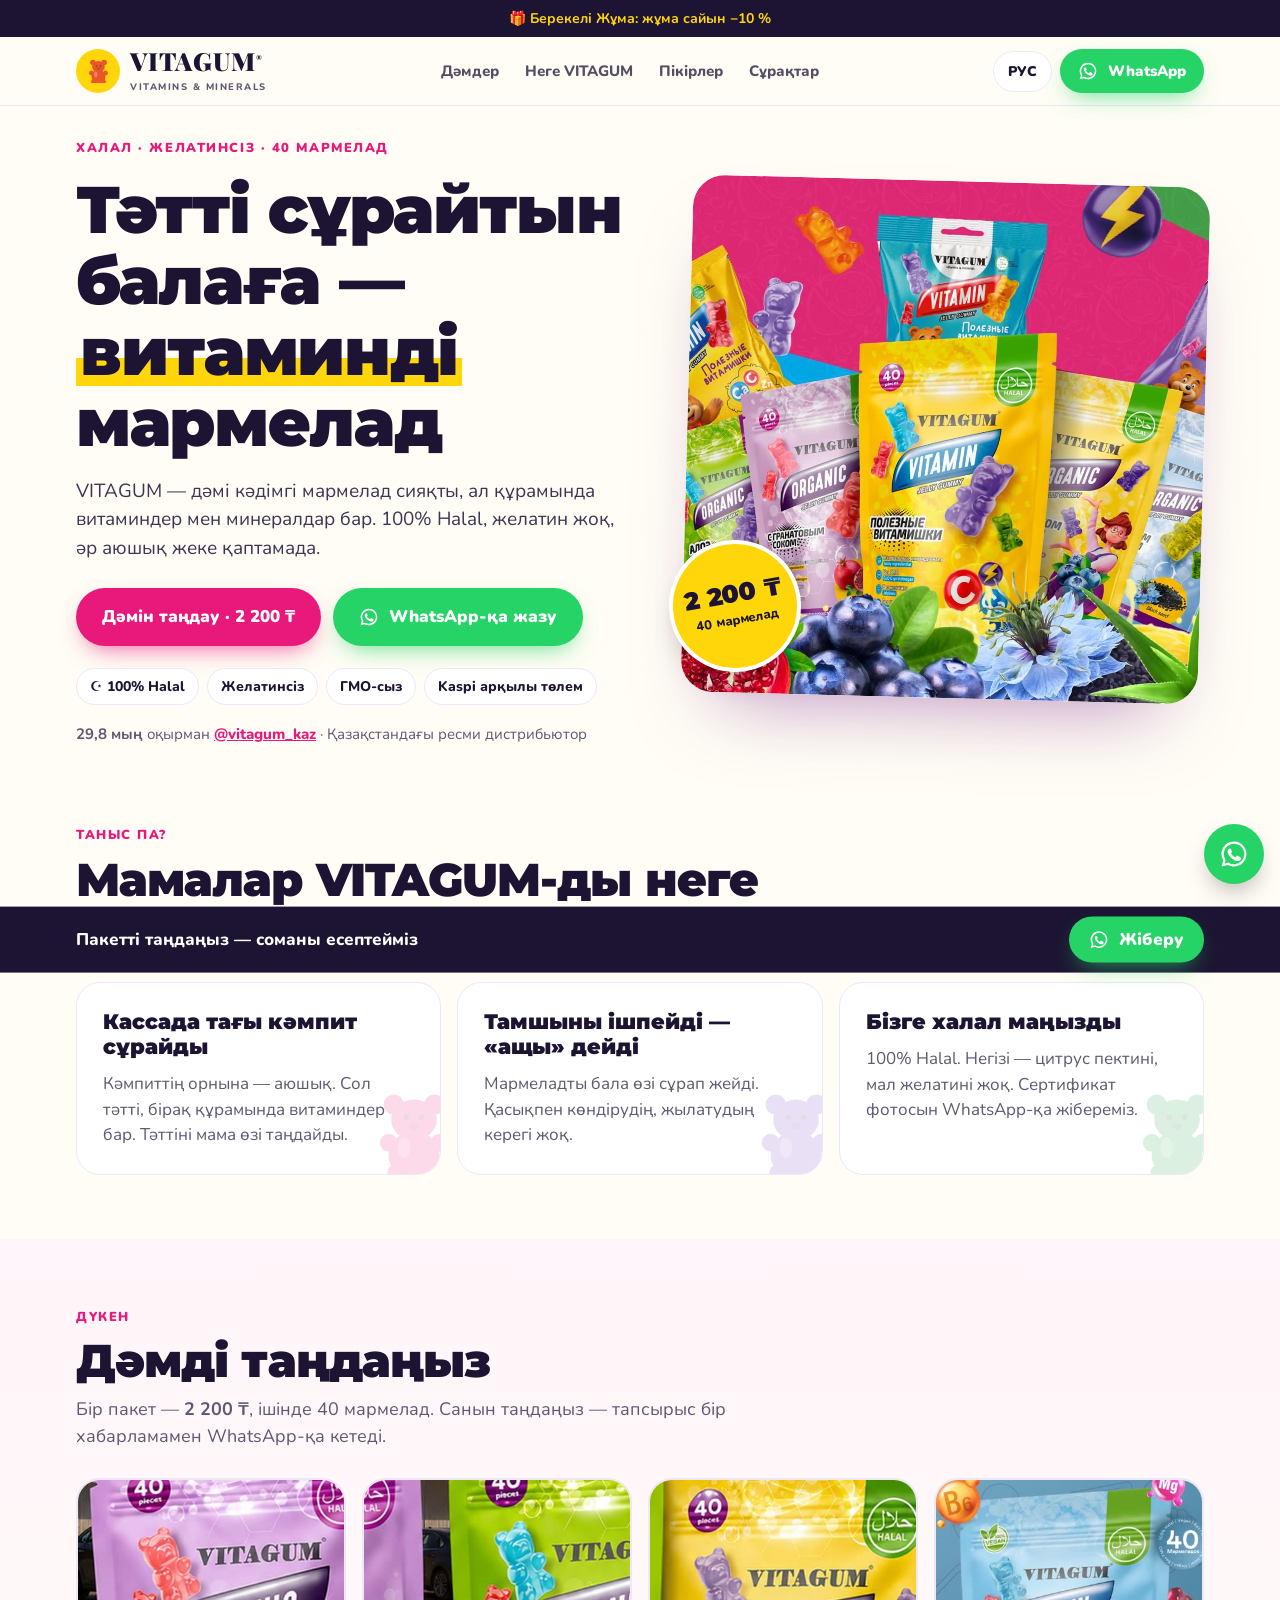
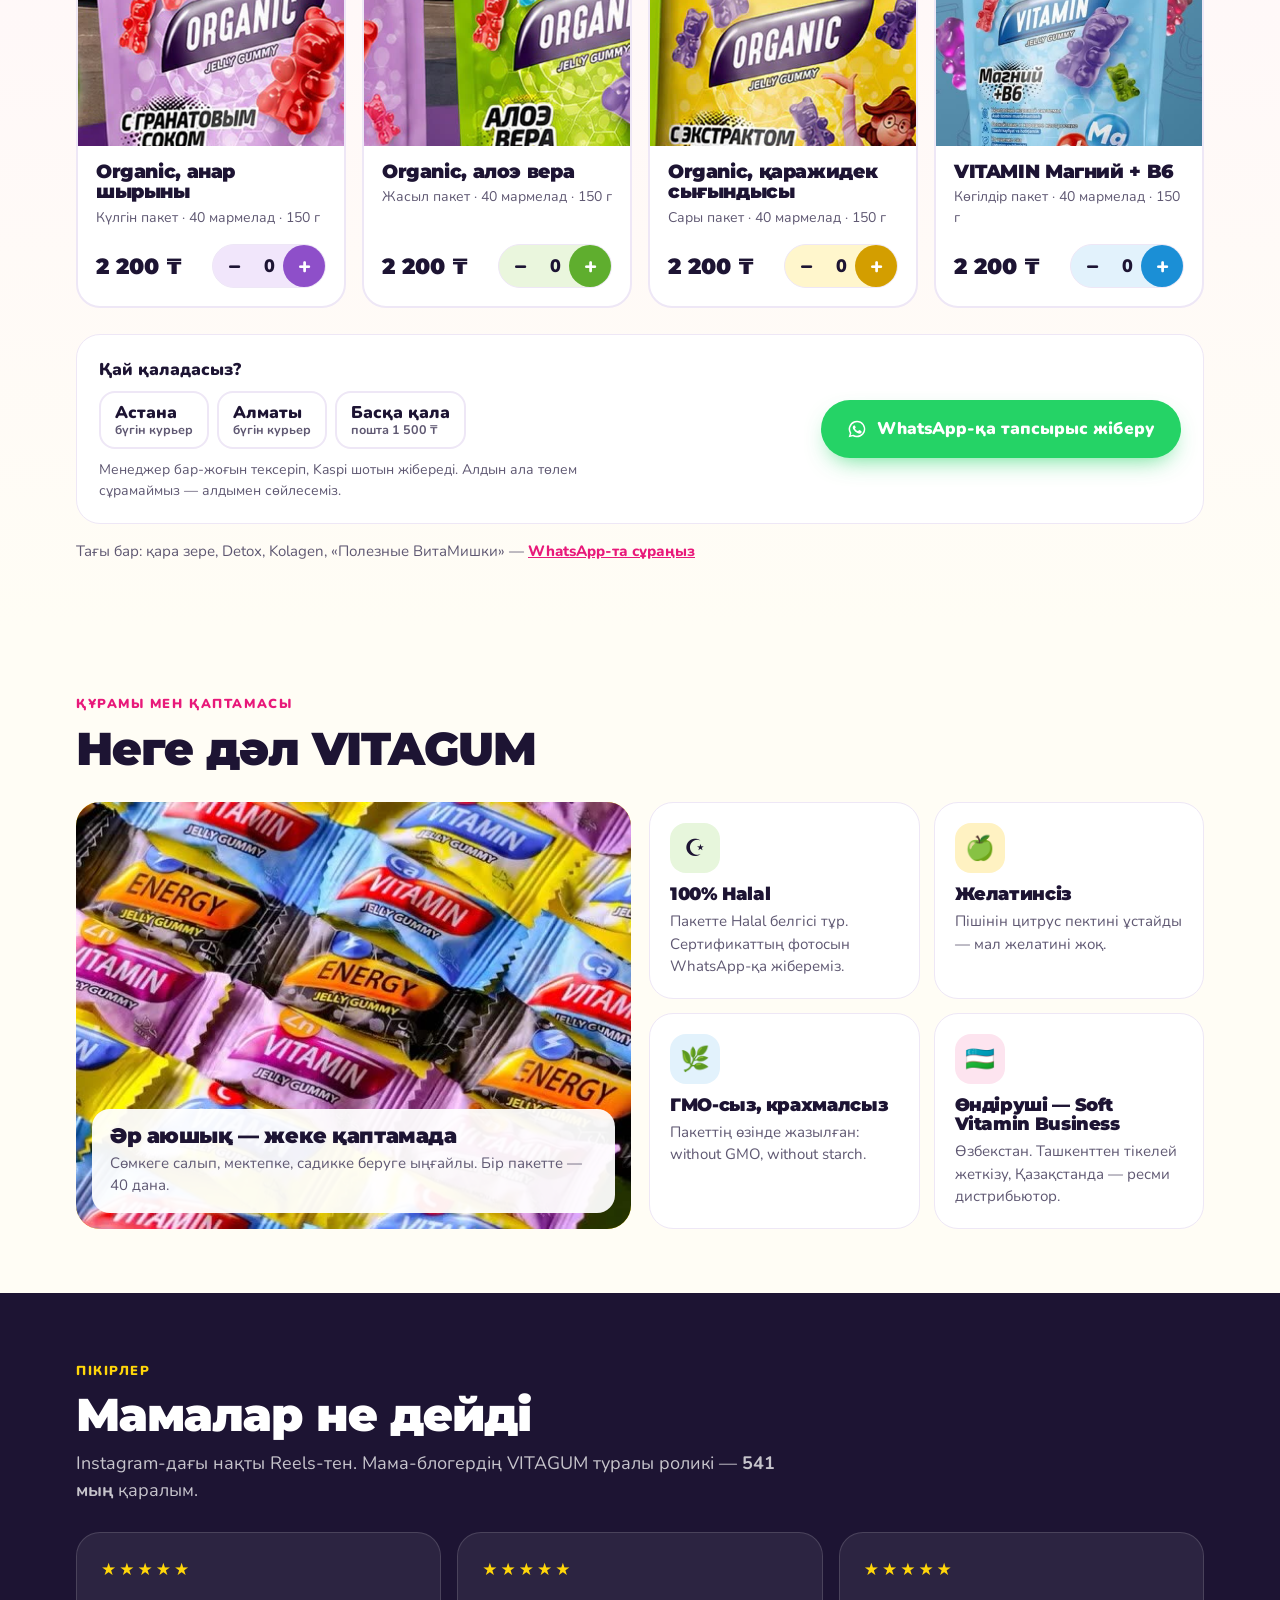
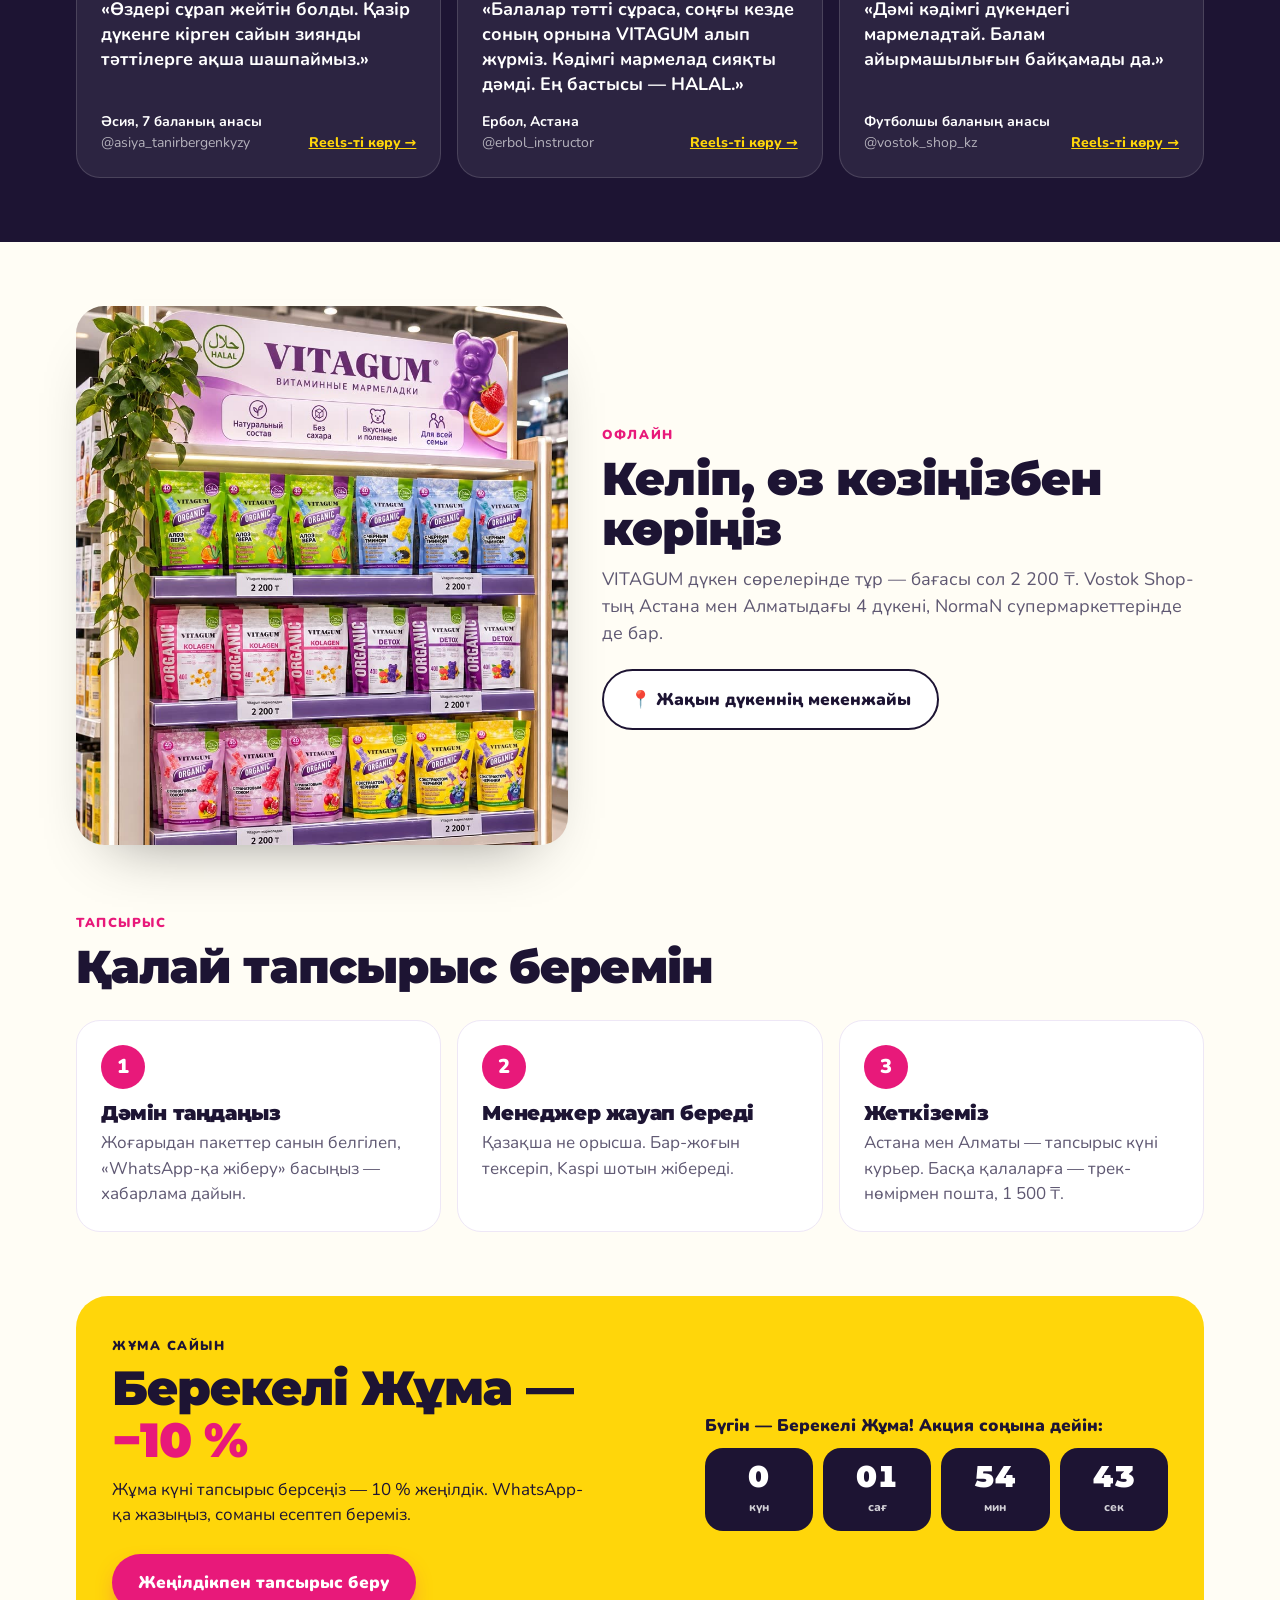
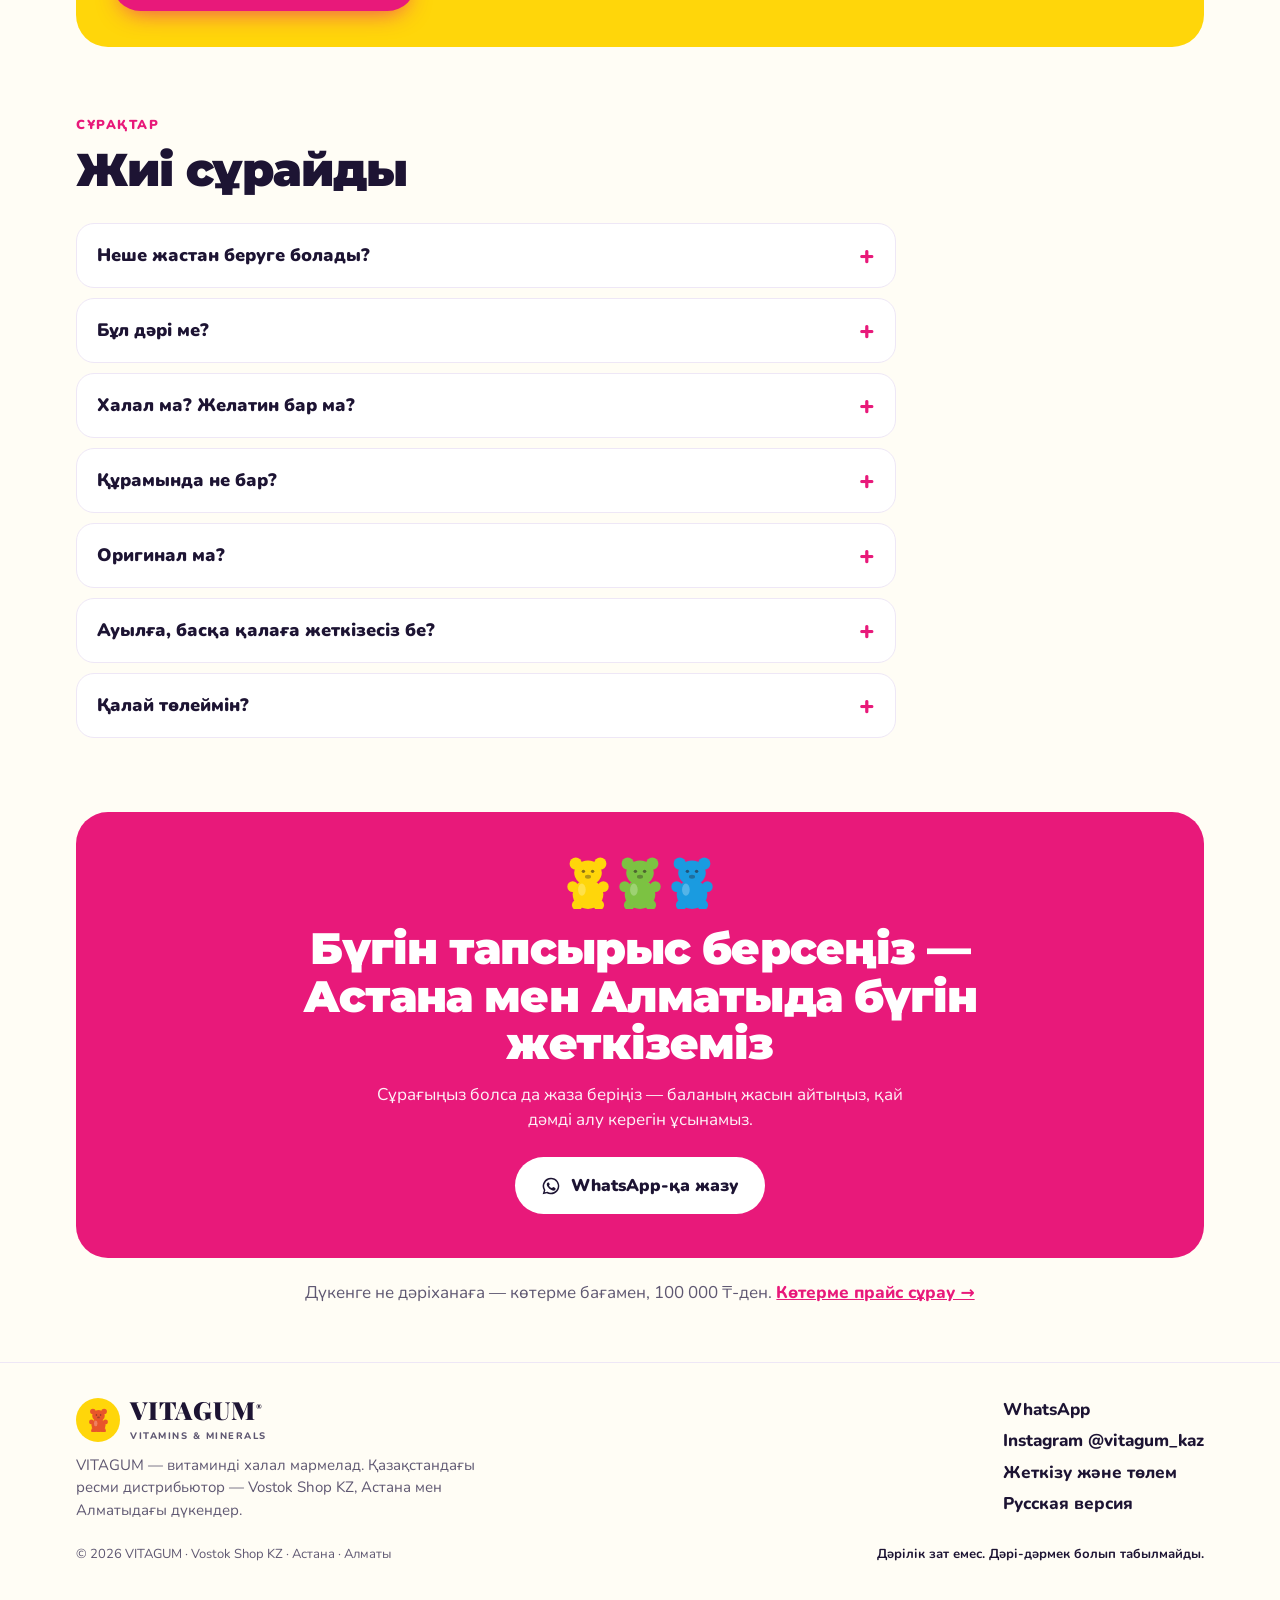
<file: index.html>
<!doctype html>
<html lang="ru">
<head>
<meta charset="utf-8">
<meta name="viewport" content="width=device-width, initial-scale=1, viewport-fit=cover">
<title>VITAGUM — витаминный мармелад для детей, которые просят сладкое · халяль, без желатина</title>
<meta name="description" content="VITAGUM — халяльные витаминные мишки без желатина. 40 мармеладок — 2 200 ₸. Курьер в день заказа по Астане и Алматы, почта по всему Казахстану, оплата Kaspi. Заказ в WhatsApp.">
<meta property="og:title" content="VITAGUM — витаминный мармелад для детей, которые просят сладкое · халяль, без желатина">
<meta property="og:description" content="VITAGUM — халяльные витаминные мишки без желатина. 40 мармеладок — 2 200 ₸. Курьер в день заказа по Астане и Алматы, почта по всему Казахстану, оплата Kaspi. Заказ в WhatsApp.">
<meta property="og:image" content="assets/img/hero-packs.jpg">
<meta name="theme-color" content="#ffd60a">
<link rel="alternate" hreflang="kk" href="kk/index.html">
<script>try{if(!localStorage.getItem('vg_lang')&&!/[?&]lang=ru/.test(location.search))location.replace('kk/index.html'+location.search+location.hash)}catch(e){}</script>
<link rel="preconnect" href="https://fonts.googleapis.com"><link rel="preconnect" href="https://fonts.gstatic.com" crossorigin>
<link href="https://fonts.googleapis.com/css2?family=Montserrat:wght@800;900&family=Nunito:wght@400;600;700;800;900&family=Playfair+Display:wght@900&display=swap" rel="stylesheet">
<link rel="preload" as="image" href="assets/img/hero-packs.jpg">
<style>
:root{--pink:#e8197a;--pink-d:#c4105f;--yellow:#ffd60a;--blue:#1a9be0;--purple:#7b3fc0;--green:#25d366;--green-d:#1aa851;
  --ink:#1d1433;--muted:#5f5872;--bg:#fffdf5;--card:#fff;--line:#eee7f6;--r:24px}
*{box-sizing:border-box;margin:0;padding:0}
html{scroll-behavior:smooth;scroll-padding-top:80px}
body{font-family:Nunito,system-ui,sans-serif;background:var(--bg);color:var(--ink);line-height:1.5;font-size:17px;-webkit-font-smoothing:antialiased}
a{color:inherit} img{display:block;max-width:100%;height:auto}
button{font:inherit;cursor:pointer;border:0;background:none;color:inherit}
:focus-visible{outline:3px solid var(--blue);outline-offset:3px;border-radius:8px}
.wrap{max-width:1160px;margin:0 auto;padding:0 16px}
h1,h2,h3,.hd{font-family:Montserrat,Nunito,sans-serif;letter-spacing:-.02em;line-height:1.08}
.kicker{display:inline-block;font-weight:900;font-size:13px;letter-spacing:.12em;text-transform:uppercase;color:var(--pink)}
.sec{padding:64px 0}
.sec-h{max-width:720px;margin-bottom:28px}
.sec-h h2{font-size:clamp(30px,5vw,46px);font-weight:900;margin-top:8px}
.sec-h p{color:var(--muted);margin-top:10px;font-size:18px}
.btn{display:inline-flex;align-items:center;justify-content:center;gap:10px;font-weight:900;font-size:17px;padding:16px 26px;border-radius:99px;text-decoration:none;transition:transform .15s,box-shadow .15s,background .15s;min-height:54px}
.btn:hover{transform:translateY(-2px)}
.btn-wa{background:var(--green);color:#fff;box-shadow:0 10px 24px -10px rgba(37,211,102,.8)} .btn-wa:hover{background:var(--green-d)}
.btn-pink{background:var(--pink);color:#fff;box-shadow:0 10px 24px -10px rgba(232,25,122,.8)} .btn-pink:hover{background:var(--pink-d)}
.btn-ghost{background:#fff;color:var(--ink);border:2px solid var(--ink)}
/* промо-строка и шапка */
.promo{background:var(--ink);color:#fff;text-align:center;font-weight:800;font-size:14px;padding:8px 16px}
.promo b{color:var(--yellow)}
header{position:sticky;top:0;z-index:30;background:rgba(255,253,245,.92);backdrop-filter:blur(10px);border-bottom:1px solid var(--line)}
.hdr{display:flex;align-items:center;justify-content:space-between;gap:12px;height:68px}
.logo{display:flex;align-items:center;gap:10px;text-decoration:none}
.logo .mk{width:44px;height:44px;border-radius:50%;background:var(--yellow);display:grid;place-items:center;flex:none}
.logo .mk svg{width:21px}
.logo b{font-family:'Playfair Display',Georgia,serif;font-weight:900;font-size:25px;letter-spacing:1px;line-height:1}
.logo small{display:block;font-size:9.5px;letter-spacing:.16em;color:var(--muted);font-weight:800;margin-top:2px}
nav.mn{display:flex;gap:26px;font-weight:800;font-size:15px}
nav.mn a{text-decoration:none;opacity:.75} nav.mn a:hover{opacity:1;color:var(--pink)}
.hdr-r{display:flex;gap:8px;align-items:center}
.pill{border:1.5px solid var(--line);background:#fff;border-radius:99px;padding:9px 14px;font-weight:900;font-size:14px;text-decoration:none}
.hdr .btn{min-height:44px;padding:10px 18px;font-size:15px}
/* hero */
.hero{padding:28px 0 56px;position:relative;overflow:hidden}
.hero-g{display:grid;grid-template-columns:1.05fr .95fr;gap:40px;align-items:center}
.hero h1{font-size:clamp(36px,6.2vw,66px);font-weight:900;margin:14px 0 18px}
.hero h1 mark{background:linear-gradient(transparent 58%,var(--yellow) 58% 92%,transparent 92%);color:inherit;padding:0 4px}
.hero .lead{font-size:19px;color:#3d3552;max-width:560px}
.cta{display:flex;flex-wrap:wrap;gap:12px;margin-top:26px}
.chips{display:flex;flex-wrap:wrap;gap:8px;margin-top:22px}
.chips span{background:#fff;border:1.5px solid var(--line);border-radius:99px;padding:7px 13px;font-weight:800;font-size:14px}
.proof{margin-top:18px;font-size:15px;color:var(--muted)} .proof a{color:var(--pink);font-weight:800}
.hero-art{position:relative}
.hero-art .ph{border-radius:32px;overflow:hidden;box-shadow:0 40px 80px -40px rgba(122,40,140,.55);transform:rotate(1.5deg)}
.sticker{position:absolute;left:-18px;bottom:26px;background:var(--yellow);color:var(--ink);border-radius:50%;width:132px;height:132px;display:grid;place-items:center;text-align:center;transform:rotate(-10deg);box-shadow:0 14px 30px -12px rgba(0,0,0,.35);border:4px solid #fff}
.sticker b{display:block;font-family:Montserrat,sans-serif;font-weight:900;font-size:25px;line-height:1}
.sticker small{font-weight:800;font-size:13px}
.blob{position:absolute;border-radius:50%;filter:blur(2px);z-index:-1}
/* боли */
.pains{display:grid;grid-template-columns:repeat(3,1fr);gap:16px}
.pain{background:var(--card);border:1px solid var(--line);border-radius:var(--r);padding:26px;position:relative;overflow:hidden}
.pain q{display:block;font-family:Montserrat,sans-serif;font-weight:900;font-size:21px;line-height:1.2;quotes:none}
.pain p{margin-top:12px;color:var(--muted)}
.pain .bear{position:absolute;right:-12px;bottom:-14px;width:76px;opacity:.16}
/* магазин */
#shop{background:linear-gradient(180deg,#fff5fa,#fffdf5)}
.packs{display:grid;grid-template-columns:repeat(4,1fr);gap:16px}
.pk{background:var(--card);border:2px solid var(--line);border-radius:var(--r);overflow:hidden;display:flex;flex-direction:column;transition:border-color .2s,box-shadow .2s,transform .2s}
.pk.on{border-color:var(--c);box-shadow:0 18px 40px -22px var(--c)}
.pk-img{background:var(--bg);aspect-ratio:1/1;overflow:hidden}
.pk-img img{width:100%;height:100%;object-fit:cover;object-position:50% 30%}
.pk-b{padding:16px 18px 18px;display:flex;flex-direction:column;gap:4px;flex:1}
.pk h3{font-size:19px;font-weight:900}
.pk p{color:var(--muted);font-size:14px}
.pk-row{display:flex;align-items:center;justify-content:space-between;gap:8px;margin-top:auto;padding-top:12px}
.pk-price{font-family:Montserrat,sans-serif;font-size:22px;font-weight:900}
.qty{display:flex;align-items:center;background:var(--bg);border:1.5px solid var(--line);border-radius:99px}
.qty button{width:42px;height:42px;border-radius:50%;font-size:22px;font-weight:900}
.qty button[data-d="1"]{background:var(--c);color:#fff}
.qty output{min-width:28px;text-align:center;font-weight:900;font-size:18px}
.order{margin-top:26px;background:var(--card);border:1px solid var(--line);border-radius:var(--r);padding:22px;display:grid;grid-template-columns:1fr auto;gap:18px;align-items:center}
.cities{display:flex;flex-wrap:wrap;gap:8px;margin-top:8px}
.cities button{border:2px solid var(--line);background:#fff;border-radius:16px;padding:10px 14px;font-weight:900;text-align:left;line-height:1.15}
.cities button small{display:block;font-weight:700;font-size:12.5px;color:var(--muted)}
.cities button[aria-pressed=true]{border-color:var(--ink);background:var(--ink);color:#fff}
.cities button[aria-pressed=true] small{color:rgba(255,255,255,.75)}
.order .q{font-weight:900}
.order .note{color:var(--muted);font-size:14px;margin-top:10px;max-width:520px}
.more{margin-top:16px;font-size:15px;color:var(--muted)} .more a{color:var(--pink);font-weight:800}
/* липкая плашка заказа */
.bar{position:fixed;left:0;right:0;bottom:0;z-index:40;background:var(--ink);color:#fff;transform:translateY(110%);transition:transform .3s}
.has-cart .bar{transform:none}
.bar .wrap{display:flex;align-items:center;justify-content:space-between;gap:12px;padding-top:10px;padding-bottom:calc(10px + env(safe-area-inset-bottom))}
.bar span{font-weight:800}
.bar .btn{min-height:46px;padding:10px 20px}
.fab{position:fixed;right:16px;bottom:16px;z-index:35;width:60px;height:60px;border-radius:50%;background:var(--green);color:#fff;display:grid;place-items:center;box-shadow:0 12px 26px -8px rgba(0,0,0,.35);transition:opacity .2s}
.fab svg{width:30px;height:30px}
.has-cart .fab{opacity:0;pointer-events:none}
/* почему */
.why-g{display:grid;grid-template-columns:1fr 1fr;gap:18px;align-items:stretch}
.wrapc{border-radius:var(--r);overflow:hidden;position:relative;min-height:340px;background:var(--yellow)}
.wrapc img{position:absolute;inset:0;width:100%;height:100%;object-fit:cover}
.wrapc div{position:absolute;left:16px;right:16px;bottom:16px;background:rgba(255,255,255,.94);border-radius:18px;padding:16px 18px}
.wrapc h3{font-size:21px;font-weight:900} .wrapc p{color:var(--muted);font-size:15px;margin-top:4px}
.feats{display:grid;grid-template-columns:1fr 1fr;gap:14px}
.ft{background:var(--card);border:1px solid var(--line);border-radius:var(--r);padding:20px}
.ft i{font-style:normal;width:50px;height:50px;border-radius:16px;display:grid;place-items:center;font-size:24px;margin-bottom:12px}
.ft h3{font-size:18px;font-weight:900} .ft p{color:var(--muted);font-size:15px;margin-top:6px}
/* отзывы */
#reviews{background:var(--ink);color:#fff}
#reviews .sec-h p{color:rgba(255,255,255,.75)} #reviews .kicker{color:var(--yellow)}
.revs{display:grid;grid-template-columns:repeat(3,1fr);gap:16px}
.rv-c{background:rgba(255,255,255,.07);border:1px solid rgba(255,255,255,.14);border-radius:var(--r);padding:24px;display:flex;flex-direction:column;gap:14px}
.rv-c .st{color:var(--yellow);letter-spacing:3px}
.rv-c blockquote{font-size:18px;font-weight:700;line-height:1.4}
.rv-c footer{margin-top:auto;display:flex;justify-content:space-between;gap:10px;align-items:flex-end;font-size:14px}
.rv-c footer b{display:block} .rv-c footer span{color:rgba(255,255,255,.65)}
.rv-c footer a{color:var(--yellow);font-weight:800;white-space:nowrap}
/* полка */
.shelf{display:grid;grid-template-columns:.9fr 1.1fr;gap:34px;align-items:center}
.shelf img{border-radius:28px;box-shadow:0 30px 60px -36px rgba(0,0,0,.45);max-height:560px;width:100%;object-fit:cover}
.shelf .btn{margin-top:22px}
/* шаги */
.steps{display:grid;grid-template-columns:repeat(3,1fr);gap:16px;counter-reset:s}
.step{background:var(--card);border:1px solid var(--line);border-radius:var(--r);padding:24px;counter-increment:s}
.step::before{content:counter(s);display:grid;place-items:center;width:44px;height:44px;border-radius:50%;background:var(--pink);color:#fff;font-weight:900;font-size:20px;margin-bottom:14px}
.step h3{font-size:20px;font-weight:900} .step p{color:var(--muted);margin-top:6px}
/* пятница */
.fri{background:var(--yellow);border-radius:32px;padding:36px;display:grid;grid-template-columns:1.1fr .9fr;gap:26px;align-items:center;position:relative;overflow:hidden}
.fri h2{font-size:clamp(30px,5vw,48px);font-weight:900;margin-top:6px} .fri h2 span{color:var(--pink);white-space:nowrap}
.fri p{margin-top:10px;max-width:480px}
.fri .kicker{color:var(--ink)}
.tlabel{font-weight:900;margin-bottom:10px} .fri .today-l{display:none}
.fri.today .def-l{display:none} .fri.today .today-l{display:block}
.timer{display:flex;gap:10px}
.timer div{flex:1;background:var(--ink);color:#fff;border-radius:18px;padding:12px 6px;text-align:center}
.timer b{display:block;font-family:Montserrat,sans-serif;font-size:30px;font-weight:900;font-variant-numeric:tabular-nums;line-height:1.1}
.timer span{font-size:12px;font-weight:800;opacity:.8}
/* FAQ */
.faq{max-width:820px}
.faq details{background:var(--card);border:1px solid var(--line);border-radius:18px;margin-bottom:10px}
.faq summary{cursor:pointer;list-style:none;padding:18px 54px 18px 20px;font-weight:900;font-size:18px;position:relative}
.faq summary::-webkit-details-marker{display:none}
.faq summary::after{content:'+';position:absolute;right:20px;top:50%;transform:translateY(-50%);font-size:26px;color:var(--pink);transition:transform .2s}
.faq details[open] summary::after{transform:translateY(-50%) rotate(45deg)}
.faq details p{padding:0 20px 18px;color:var(--muted)}
/* финал */
.fin{background:var(--pink);color:#fff;border-radius:32px;padding:44px 36px;text-align:center;position:relative;overflow:hidden}
.fin h2{font-size:clamp(28px,4.6vw,44px);font-weight:900;max-width:820px;margin:0 auto}
.fin p{margin:14px auto 0;max-width:560px;opacity:.95}
.fin .btn{margin-top:24px;background:#fff;color:var(--ink)}
.fin .bears{display:flex;justify-content:center;gap:6px;margin-bottom:16px} .fin .bears svg{width:46px}
.b2b{margin-top:22px;text-align:center;color:var(--muted)} .b2b a{color:var(--pink);font-weight:800}
/* подвал */
footer.ft-main{border-top:1px solid var(--line);margin-top:56px;padding:34px 0 110px}
.fgrid{display:flex;justify-content:space-between;gap:24px;flex-wrap:wrap}
.fgrid p{color:var(--muted);max-width:420px;margin-top:10px;font-size:15px}
.flinks{display:flex;flex-direction:column;gap:6px;font-weight:800}
.flinks a{text-decoration:none} .flinks a:hover{color:var(--pink)}
.legal{margin-top:24px;display:flex;justify-content:space-between;gap:12px;flex-wrap:wrap;font-size:13px;color:var(--muted)}
.legal b{color:var(--ink)}
/* появление */
.anim .rv{opacity:0;transform:translateY(22px);transition:opacity .6s ease,transform .6s ease}
.anim .rv.in{opacity:1;transform:none}
@media (prefers-reduced-motion:reduce){html{scroll-behavior:auto}*{transition:none!important}}
@media (max-width:980px){
  nav.mn{display:none}
  .hero-g,.why-g,.shelf,.fri{grid-template-columns:1fr}
  .hero-art{max-width:520px;margin:0 auto;width:100%}
  .packs{grid-template-columns:repeat(2,1fr)}
  .pains,.revs,.steps{grid-template-columns:1fr}
  .order{grid-template-columns:1fr}
}
@media (max-width:560px){
  body{font-size:16px}
  .sec{padding:48px 0}
  .hero{padding:18px 0 40px}
  .hero .lead{font-size:17px}
  .cta .btn{flex:1 1 100%}
  .sticker{width:104px;height:104px;left:-6px;bottom:14px} .sticker b{font-size:20px} .sticker small{font-size:11px}
  .packs{gap:10px}
  .pk-b{padding:12px}
  .pk h3{font-size:16px} .pk p{font-size:12.5px}
  .pk-row{flex-direction:column;align-items:stretch}
  .pk-price{font-size:19px}
  .qty{justify-content:space-between}
  .qty button{width:40px;height:40px}
  .feats{grid-template-columns:1fr}
  .order .btn{width:100%}
  .fri,.fin{padding:28px 20px;border-radius:26px}
  .timer b{font-size:24px}
  .hdr .btn span{display:none} .hdr .btn{padding:10px 12px}
  .logo b{font-size:22px} .logo .mk{width:40px;height:40px}
  .bar span{font-size:14px}
}
</style>
</head>
<body id="top">
<svg width="0" height="0" style="position:absolute" aria-hidden="true"><symbol id="bear" viewBox="0 0 60 70">
<circle cx="14" cy="10" r="8"/><circle cx="46" cy="10" r="8"/><ellipse cx="30" cy="22" rx="18" ry="16"/><ellipse cx="30" cy="50" rx="20" ry="19"/>
<circle cx="10" cy="40" r="7"/><circle cx="50" cy="40" r="7"/><circle cx="16" cy="64" r="7"/><circle cx="44" cy="64" r="7"/>
<circle cx="24" cy="20" r="2.2" fill="#2b1a24" opacity=".55"/><circle cx="36" cy="20" r="2.2" fill="#2b1a24" opacity=".55"/>
<ellipse cx="30" cy="27" rx="4" ry="2.6" fill="#2b1a24" opacity=".35"/><ellipse cx="22" cy="44" rx="5" ry="8" fill="#fff" opacity=".25"/></symbol></svg>
<div class="promo">🎁 <b>Берекелі Жұма: каждую пятницу −10 %</b></div>
<header><div class="wrap hdr">
  <a class="logo" href="#top" aria-label="VITAGUM"><span class="mk"><svg viewBox="0 0 60 70" aria-hidden="true"><use href="#bear" fill="#e8562a"/></svg></span><span><b>VITAGUM<sup style="font-size:9px">®</sup></b><small>VITAMINS &amp; MINERALS</small></span></a>
  <nav class="mn" aria-label="Меню"><a href="#shop">Вкусы</a><a href="#why">Почему VITAGUM</a><a href="#reviews">Отзывы</a><a href="#faq">Вопросы</a></nav>
  <div class="hdr-r">
    <a class="pill" href="kk/index.html" data-lang="kk" lang="kk" aria-label="Қазақша нұсқа">ҚАЗ</a>
    <a class="wa-dyn btn btn-wa" href="#" target="_blank" rel="noopener" data-text="Сәлеметсіз бе! Хочу спросить про VITAGUM"><svg width="20" height="20" viewBox="0 0 24 24" fill="currentColor" aria-hidden="true"><path d="M12 2a10 10 0 0 0-8.6 15.1L2 22l5-1.3A10 10 0 1 0 12 2zm0 18.2c-1.5 0-3-.4-4.2-1.2l-.3-.2-3 .8.8-2.9-.2-.3A8.2 8.2 0 1 1 12 20.2zm4.5-6.1c-.2-.1-1.5-.7-1.7-.8-.2-.1-.4-.1-.6.1l-.8 1c-.1.2-.3.2-.5.1a6.7 6.7 0 0 1-3.3-2.9c-.2-.4.3-.4.8-1.3.1-.2 0-.3 0-.4l-.8-1.8c-.2-.5-.4-.4-.6-.4h-.5a1 1 0 0 0-.7.3 3 3 0 0 0-.9 2.2 5.2 5.2 0 0 0 1.1 2.7 11.8 11.8 0 0 0 4.5 4c1.7.7 2.3.8 3.2.6.5-.1 1.5-.6 1.7-1.2.2-.6.2-1.1.2-1.2-.1-.1-.2-.2-.4-.3z"/></svg><span>WhatsApp</span></a>
  </div>
</div></header>

<main>
<section class="hero"><div class="wrap hero-g">
  <div>
    <span class="kicker">Халяль · без желатина · 40 мармеладок</span>
    <h1>Ребёнок просит сладкое? Пусть это будет <mark>витаминный</mark> мармелад</h1>
    <p class="lead">VITAGUM — на вкус как обычный мармелад, а в составе — витамины и минералы. 100% Halal, без желатина, каждый мишка в отдельной упаковке.</p>
    <div class="cta">
      <a class="btn btn-pink" href="#shop">Выбрать вкус · 2 200 ₸</a>
      <a class="wa-dyn btn btn-wa" href="#" target="_blank" rel="noopener" data-text="Сәлеметсіз бе! Хочу спросить про VITAGUM"><svg width="20" height="20" viewBox="0 0 24 24" fill="currentColor" aria-hidden="true"><path d="M12 2a10 10 0 0 0-8.6 15.1L2 22l5-1.3A10 10 0 1 0 12 2zm0 18.2c-1.5 0-3-.4-4.2-1.2l-.3-.2-3 .8.8-2.9-.2-.3A8.2 8.2 0 1 1 12 20.2zm4.5-6.1c-.2-.1-1.5-.7-1.7-.8-.2-.1-.4-.1-.6.1l-.8 1c-.1.2-.3.2-.5.1a6.7 6.7 0 0 1-3.3-2.9c-.2-.4.3-.4.8-1.3.1-.2 0-.3 0-.4l-.8-1.8c-.2-.5-.4-.4-.6-.4h-.5a1 1 0 0 0-.7.3 3 3 0 0 0-.9 2.2 5.2 5.2 0 0 0 1.1 2.7 11.8 11.8 0 0 0 4.5 4c1.7.7 2.3.8 3.2.6.5-.1 1.5-.6 1.7-1.2.2-.6.2-1.1.2-1.2-.1-.1-.2-.2-.4-.3z"/></svg>Написать в WhatsApp</a>
    </div>
    <div class="chips"><span>☪ 100% Halal</span><span>Без желатина</span><span>Без ГМО</span><span>Оплата Kaspi</span></div>
    <p class="proof"><b>29,8 тыс.</b> подписчиков <a href="https://www.instagram.com/vitagum_kaz/" target="_blank" rel="noopener">@vitagum_kaz</a> · официальный дистрибьютор в Казахстане</p>
  </div>
  <div class="hero-art">
    <div class="ph"><img src="assets/img/hero-packs.jpg" alt="VITAGUM: Organic, Vitamin, Полезные ВитаМишки" width="1000" height="1000" fetchpriority="high"></div>
    <div class="sticker" aria-hidden="true"><div><b>2 200 ₸</b><small>40 мармеладок</small></div></div>
  </div>
</div></section>

<section class="sec" style="padding-top:20px"><div class="wrap">
  <div class="sec-h rv"><span class="kicker">Знакомо?</span><h2>Почему мамы выбирают VITAGUM</h2></div>
  <div class="pains"><article class="pain rv"><q>«У кассы опять просит конфету»</q><p>Вместо конфеты — мишка. Такой же сладкий, но с витаминами в составе. Сладкое, которое выбирает мама.</p><span class="bear"><svg viewBox="0 0 60 70" aria-hidden="true"><use href="#bear" fill="#e8197a"/></svg></span></article><article class="pain rv"><q>«Капли не пьёт — говорит, горько»</q><p>Мармелад ребёнок просит сам. Не нужно уговаривать ложкой и со слезами.</p><span class="bear"><svg viewBox="0 0 60 70" aria-hidden="true"><use href="#bear" fill="#7b3fc0"/></svg></span></article><article class="pain rv"><q>«Для нас важно, чтобы было халяль»</q><p>100% Halal. Основа — цитрусовый пектин, животного желатина нет. Фото сертификата пришлём в WhatsApp.</p><span class="bear"><svg viewBox="0 0 60 70" aria-hidden="true"><use href="#bear" fill="#25a244"/></svg></span></article></div>
</div></section>

<section class="sec" id="shop"><div class="wrap">
  <div class="sec-h rv"><span class="kicker">Магазин</span><h2>Выберите вкус</h2><p>Одна пачка — <b>2 200 ₸</b>, внутри 40 мармеладок. Отметьте количество — заказ уйдёт в WhatsApp одним сообщением.</p></div>
  <div class="packs" id="packs" data-base="assets/"></div>
  <div class="order rv">
    <div><div class="q">Где вы?</div><div class="cities"><button type="button" data-city="Астана" aria-pressed="false">Астана<small>курьер сегодня</small></button><button type="button" data-city="Алматы" aria-pressed="false">Алматы<small>курьер сегодня</small></button><button type="button" data-city="other" aria-pressed="false">Другой город<small>почта 1 500 ₸</small></button></div><p class="note">Менеджер проверит наличие и пришлёт счёт Kaspi. Предоплату вслепую не просим — сначала общаемся.</p></div>
    <a class="btn btn-wa" data-order href="#" target="_blank" rel="noopener"><svg width="20" height="20" viewBox="0 0 24 24" fill="currentColor" aria-hidden="true"><path d="M12 2a10 10 0 0 0-8.6 15.1L2 22l5-1.3A10 10 0 1 0 12 2zm0 18.2c-1.5 0-3-.4-4.2-1.2l-.3-.2-3 .8.8-2.9-.2-.3A8.2 8.2 0 1 1 12 20.2zm4.5-6.1c-.2-.1-1.5-.7-1.7-.8-.2-.1-.4-.1-.6.1l-.8 1c-.1.2-.3.2-.5.1a6.7 6.7 0 0 1-3.3-2.9c-.2-.4.3-.4.8-1.3.1-.2 0-.3 0-.4l-.8-1.8c-.2-.5-.4-.4-.6-.4h-.5a1 1 0 0 0-.7.3 3 3 0 0 0-.9 2.2 5.2 5.2 0 0 0 1.1 2.7 11.8 11.8 0 0 0 4.5 4c1.7.7 2.3.8 3.2.6.5-.1 1.5-.6 1.7-1.2.2-.6.2-1.1.2-1.2-.1-.1-.2-.2-.4-.3z"/></svg> Отправить заказ в WhatsApp</a>
  </div>
  <p class="more">Ещё есть: чёрный тмин, Detox, Kolagen, «Полезные ВитаМишки» — <a class="wa-dyn " href="#" target="_blank" rel="noopener" data-text="Сәлеметсіз бе! Какие ещё виды VITAGUM есть? (чёрный тмин, Detox, Kolagen)">спросите в WhatsApp</a></p>
</div></section>

<section class="sec" id="why"><div class="wrap">
  <div class="sec-h rv"><span class="kicker">Состав и упаковка</span><h2>Почему именно VITAGUM</h2></div>
  <div class="why-g">
    <div class="wrapc rv"><img src="assets/img/wrapped.jpg" alt="" loading="lazy" width="720" height="420"><div><h3>Каждый мишка — в отдельной упаковке</h3><p>Удобно положить в рюкзак, дать с собой в школу или садик. В пачке — 40 штук.</p></div></div>
    <div class="feats"><div class="ft rv"><i style="background:#e7f6dc" aria-hidden="true">☪</i><h3>100% Halal</h3><p>Знак Halal — на каждой пачке. Фото сертификата пришлём в WhatsApp.</p></div><div class="ft rv"><i style="background:#fff2c2" aria-hidden="true">🍏</i><h3>Без желатина</h3><p>Форму держит цитрусовый пектин — животного желатина нет.</p></div><div class="ft rv"><i style="background:#e2f2fc" aria-hidden="true">🌿</i><h3>Без ГМО и крахмала</h3><p>Так написано на самой пачке: without GMO, without starch.</p></div><div class="ft rv"><i style="background:#fde4ef" aria-hidden="true">🇺🇿</i><h3>Производитель — Soft Vitamin Business</h3><p>Узбекистан. Прямая поставка из Ташкента, в Казахстане — официальный дистрибьютор.</p></div></div>
  </div>
</div></section>

<section class="sec" id="reviews"><div class="wrap">
  <div class="sec-h rv"><span class="kicker">Отзывы</span><h2>Что говорят мамы</h2><p>Из реальных Reels в Instagram. Ролик мамы-блогера о VITAGUM набрал <b>541 тыс.</b> просмотров.</p></div>
  <div class="revs"><article class="rv-c rv"><div class="st" aria-hidden="true">★★★★★</div><blockquote>«Теперь сами просят. Больше не тратим деньги на вредные сладости каждый раз, когда заходим в магазин.»</blockquote>
      <footer><div><b>Асия, мама 7 детей</b><span>@asiya_tanirbergenkyzy</span></div><a href="https://www.instagram.com/asiya_tanirbergenkyzy/reel/DZbt-o0M_-S/" target="_blank" rel="noopener">Смотреть Reels →</a></footer></article><article class="rv-c rv"><div class="st" aria-hidden="true">★★★★★</div><blockquote>«Когда дети просят сладкое, в последнее время вместо него берём VITAGUM. Вкусный, как обычный мармелад. А главное — HALAL.»</blockquote>
      <footer><div><b>Ербол, Астана</b><span>@erbol_instructor</span></div><a href="https://www.instagram.com/erbol_instructor/reel/DeHL1eJs-pu/" target="_blank" rel="noopener">Смотреть Reels →</a></footer></article><article class="rv-c rv"><div class="st" aria-hidden="true">★★★★★</div><blockquote>«По вкусу он вообще как обычный магазинный мармелад. Ребёнок даже не понял разницы.»</blockquote>
      <footer><div><b>Мама юного футболиста</b><span>@vostok_shop_kz</span></div><a href="https://www.instagram.com/vostok_shop_kz/reel/DaP0pyQMKe3/" target="_blank" rel="noopener">Смотреть Reels →</a></footer></article></div>
</div></section>

<section class="sec"><div class="wrap shelf">
  <img class="rv" src="assets/img/shelf.jpg" alt="VITAGUM на полке магазина, цена 2 200 ₸" loading="lazy" width="900" height="985">
  <div class="rv"><span class="kicker">Офлайн</span><h2 class="hd" style="font-size:clamp(30px,5vw,46px);font-weight:900;margin-top:8px">Приходите — посмотрите вживую</h2>
    <p style="color:var(--muted);margin-top:12px;font-size:18px">VITAGUM стоит на полках магазинов — по той же цене 2 200 ₸. 4 магазина Vostok Shop в Астане и Алматы, есть и в супермаркетах NormaN.</p>
    <a class="wa-dyn btn btn-ghost" href="#" target="_blank" rel="noopener" data-text="Сәлеметсіз бе! Подскажите адрес ближайшего магазина с VITAGUM">📍 Адрес ближайшего магазина</a></div>
</div></section>

<section class="sec" id="how" style="padding-top:0"><div class="wrap">
  <div class="sec-h rv"><span class="kicker">Заказ</span><h2>Как заказать</h2></div>
  <div class="steps"><div class="step rv"><h3>Выберите вкус</h3><p>Отметьте количество пачек выше и нажмите «Отправить заказ в WhatsApp» — сообщение уже готово.</p></div><div class="step rv"><h3>Менеджер ответит</h3><p>На казахском или русском. Проверит наличие и пришлёт счёт Kaspi.</p></div><div class="step rv"><h3>Доставим</h3><p>Астана и Алматы — курьер в день заказа. В другие города — почта с трек-номером, 1 500 ₸.</p></div></div>
</div></section>

<section class="sec" style="padding-top:0"><div class="wrap">
  <div class="fri rv" id="fri">
    <div><span class="kicker">Каждую пятницу</span><h2>Берекелі Жұма — <span>−10&nbsp;%</span></h2><p>Заказ в пятницу — со скидкой 10 %. Напишите в WhatsApp, посчитаем сумму со скидкой.</p>
      <div class="cta"><a class="wa-dyn btn btn-pink" href="#" target="_blank" rel="noopener" data-text="Сәлеметсіз бе! Хочу заказать VITAGUM со скидкой «Берекелі Жұма» −10 %">Заказать со скидкой</a></div></div>
    <div><div class="tlabel"><span class="def-l">До пятницы:</span><span class="today-l">Сегодня Берекелі Жұма! До конца акции:</span></div>
      <div class="timer" role="timer"><div><b data-t="d">0</b><span>дн</span></div><div><b data-t="h">00</b><span>час</span></div><div><b data-t="m">00</b><span>мин</span></div><div><b data-t="s">00</b><span>сек</span></div></div></div>
  </div>
</div></section>

<section class="sec" id="faq" style="padding-top:0"><div class="wrap">
  <div class="sec-h rv"><span class="kicker">Вопросы</span><h2>Часто спрашивают</h2></div>
  <div class="faq"><details><summary>С какого возраста можно?</summary><p>Производитель указывает — с 2 лет. Сколько давать в день — смотрите на этикетке пачки; менеджер пришлёт фото этикетки.</p></details><details><summary>Это лекарство?</summary><p>Нет. Дәрілік зат емес — это витаминный мармелад как часть рациона. Если ребёнок болеет — покажите его врачу.</p></details><details><summary>Точно халяль? Желатин есть?</summary><p>На пачке знак Halal, фото сертификата покажем в WhatsApp. Желатина нет — основа цитрусовый пектин.</p></details><details><summary>Какой состав?</summary><p>Например, Organic: сахар, сироп глюкозы, цитрусовый пектин, лимонная кислота, витамины и минералы, а также сок или экстракт по вкусу. Полный состав каждого вида — на этикетке, пришлём фото.</p></details><details><summary>Это оригинал?</summary><p>Vostok Shop — официальный дистрибьютор VITAGUM в Казахстане. Можно прийти в магазин в Астане или Алматы и посмотреть вживую.</p></details><details><summary>Доставляете в другой город, в аул?</summary><p>Да, по всему Казахстану — почтой с трек-номером, 1 500 ₸. Трек пришлём в WhatsApp, посылку отслеживаете сами.</p></details><details><summary>Как оплатить?</summary><p>Через Kaspi — менеджер пришлёт счёт.</p></details></div>
</div></section>

<section class="wrap"><div class="fin rv">
  <div class="bears"><svg viewBox="0 0 60 70" aria-hidden="true"><use href="#bear" fill="#ffd60a"/></svg><svg viewBox="0 0 60 70" aria-hidden="true"><use href="#bear" fill="#7cc242"/></svg><svg viewBox="0 0 60 70" aria-hidden="true"><use href="#bear" fill="#1a9be0"/></svg></div>
  <h2>Закажите сегодня — по Астане и Алматы привезём сегодня же</h2><p>Есть вопрос — тоже пишите: скажите возраст ребёнка, подскажем, какой вкус взять.</p>
  <a class="wa-dyn btn" href="#" target="_blank" rel="noopener" data-text="Сәлеметсіз бе! Хочу VITAGUM. Ребёнку __ лет, какой вкус посоветуете?"><svg width="20" height="20" viewBox="0 0 24 24" fill="currentColor" aria-hidden="true"><path d="M12 2a10 10 0 0 0-8.6 15.1L2 22l5-1.3A10 10 0 1 0 12 2zm0 18.2c-1.5 0-3-.4-4.2-1.2l-.3-.2-3 .8.8-2.9-.2-.3A8.2 8.2 0 1 1 12 20.2zm4.5-6.1c-.2-.1-1.5-.7-1.7-.8-.2-.1-.4-.1-.6.1l-.8 1c-.1.2-.3.2-.5.1a6.7 6.7 0 0 1-3.3-2.9c-.2-.4.3-.4.8-1.3.1-.2 0-.3 0-.4l-.8-1.8c-.2-.5-.4-.4-.6-.4h-.5a1 1 0 0 0-.7.3 3 3 0 0 0-.9 2.2 5.2 5.2 0 0 0 1.1 2.7 11.8 11.8 0 0 0 4.5 4c1.7.7 2.3.8 3.2.6.5-.1 1.5-.6 1.7-1.2.2-.6.2-1.1.2-1.2-.1-.1-.2-.2-.4-.3z"/></svg> Написать в WhatsApp</a>
</div>
<p class="b2b">Для магазинов и аптек — опт от 100 000 ₸. <a class="wa-dyn " href="#" target="_blank" rel="noopener" data-text="Сәлеметсіз бе! Пришлите оптовый прайс VITAGUM">Запросить оптовый прайс →</a></p>
</section>
</main>

<footer class="ft-main"><div class="wrap">
  <div class="fgrid">
    <div><a class="logo" href="#top" aria-label="VITAGUM"><span class="mk"><svg viewBox="0 0 60 70" aria-hidden="true"><use href="#bear" fill="#e8562a"/></svg></span><span><b>VITAGUM<sup style="font-size:9px">®</sup></b><small>VITAMINS &amp; MINERALS</small></span></a><p>VITAGUM — витаминный халяль-мармелад. Официальный дистрибьютор в Казахстане — Vostok Shop KZ, магазины в Астане и Алматы.</p></div>
    <div class="flinks">
      <a class="wa-dyn " href="#" target="_blank" rel="noopener" data-text="Сәлеметсіз бе! Хочу спросить про VITAGUM">WhatsApp</a>
      <a href="https://www.instagram.com/vitagum_kaz/" target="_blank" rel="noopener">Instagram @vitagum_kaz</a>
      <a href="info.html">Доставка и оплата</a>
      <a href="kk/index.html" data-lang="kk">Қазақша нұсқа</a>
    </div>
  </div>
  <div class="legal"><span>© 2026 VITAGUM · Vostok Shop KZ · Астана · Алматы</span><b>Дәрілік зат емес. Не является лекарственным средством.</b></div>
</div></footer>

<div class="bar" role="region" aria-label="Заказ"><div class="wrap"><span id="barTxt"></span><a class="btn btn-wa" data-order href="#" target="_blank" rel="noopener"><svg width="20" height="20" viewBox="0 0 24 24" fill="currentColor" aria-hidden="true"><path d="M12 2a10 10 0 0 0-8.6 15.1L2 22l5-1.3A10 10 0 1 0 12 2zm0 18.2c-1.5 0-3-.4-4.2-1.2l-.3-.2-3 .8.8-2.9-.2-.3A8.2 8.2 0 1 1 12 20.2zm4.5-6.1c-.2-.1-1.5-.7-1.7-.8-.2-.1-.4-.1-.6.1l-.8 1c-.1.2-.3.2-.5.1a6.7 6.7 0 0 1-3.3-2.9c-.2-.4.3-.4.8-1.3.1-.2 0-.3 0-.4l-.8-1.8c-.2-.5-.4-.4-.6-.4h-.5a1 1 0 0 0-.7.3 3 3 0 0 0-.9 2.2 5.2 5.2 0 0 0 1.1 2.7 11.8 11.8 0 0 0 4.5 4c1.7.7 2.3.8 3.2.6.5-.1 1.5-.6 1.7-1.2.2-.6.2-1.1.2-1.2-.1-.1-.2-.2-.4-.3z"/></svg> Отправить</a></div></div>
<a class="wa-dyn fab" href="#" target="_blank" rel="noopener" data-text="Сәлеметсіз бе! Хочу спросить про VITAGUM"><svg width="20" height="20" viewBox="0 0 24 24" fill="currentColor" aria-hidden="true"><path d="M12 2a10 10 0 0 0-8.6 15.1L2 22l5-1.3A10 10 0 1 0 12 2zm0 18.2c-1.5 0-3-.4-4.2-1.2l-.3-.2-3 .8.8-2.9-.2-.3A8.2 8.2 0 1 1 12 20.2zm4.5-6.1c-.2-.1-1.5-.7-1.7-.8-.2-.1-.4-.1-.6.1l-.8 1c-.1.2-.3.2-.5.1a6.7 6.7 0 0 1-3.3-2.9c-.2-.4.3-.4.8-1.3.1-.2 0-.3 0-.4l-.8-1.8c-.2-.5-.4-.4-.6-.4h-.5a1 1 0 0 0-.7.3 3 3 0 0 0-.9 2.2 5.2 5.2 0 0 0 1.1 2.7 11.8 11.8 0 0 0 4.5 4c1.7.7 2.3.8 3.2.6.5-.1 1.5-.6 1.7-1.2.2-.6.2-1.1.2-1.2-.1-.1-.2-.2-.4-.3z"/></svg></a>
<script src="assets/data.js"></script>
<script src="assets/lp.js"></script>
<!-- TODO (не показывать на сайте):
- Цена Магний + B6 = 2 200 ₸ — со слов блогера, сверить с прайсом. Organic 2 200 ₸ — по ценникам на полке.
- WhatsApp: Астана и другие города → +7 700 772 23 89, Алматы → +7 747 840 30 86 (номера из постов @vitagum_kaz, выбор Бакира 25.11.2026).
- Возраст «с 2 лет» — по vitagum.tilda.ws; на flip.kz указано «от 3 лет» — сверить с этикеткой для РК.
- Номер и орган халал-сертификата; реальные адреса 4 магазинов и NormaN.
- Отзывы — цитаты из публичных Reels (коллаборации) — получить согласие авторов на размещение.
- Фото — из Instagram @vitagum_kaz; заменить на исходники от бренда в высоком качестве.
-->

</body>
</html>
</file>
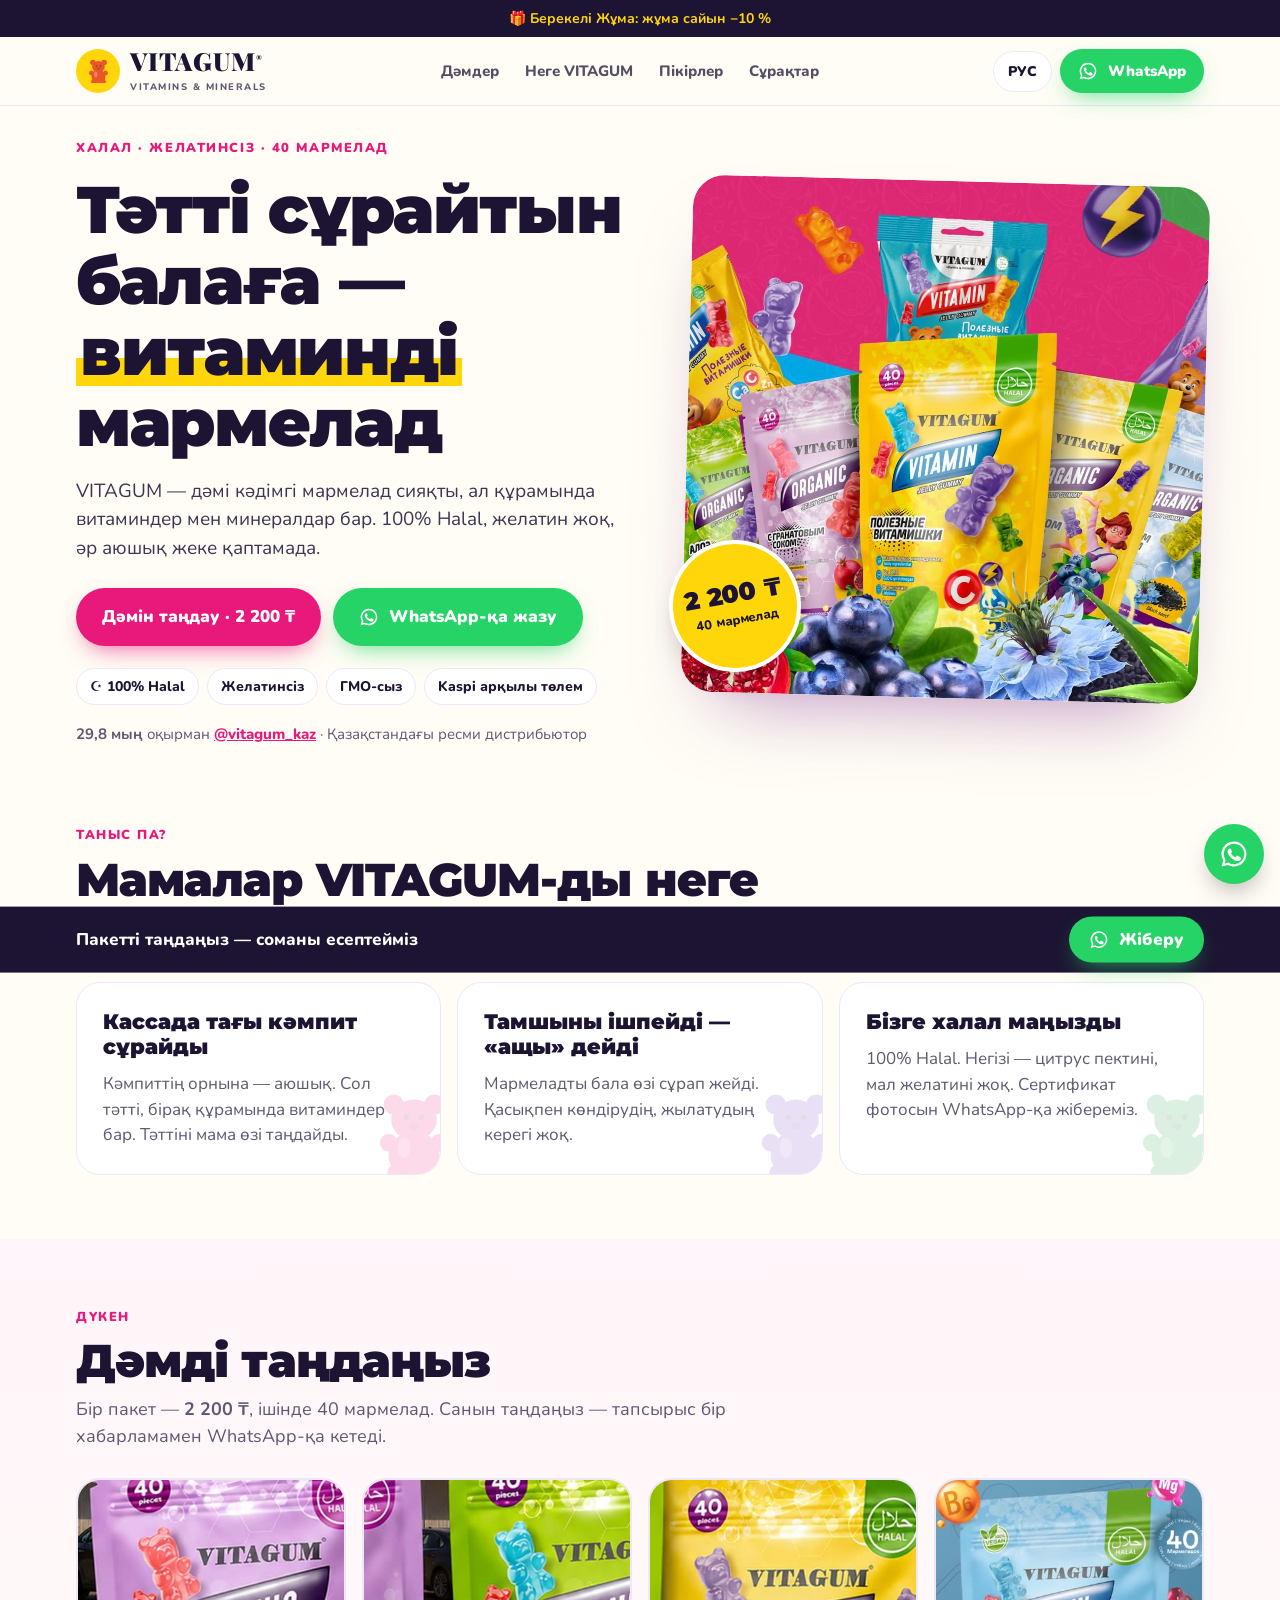
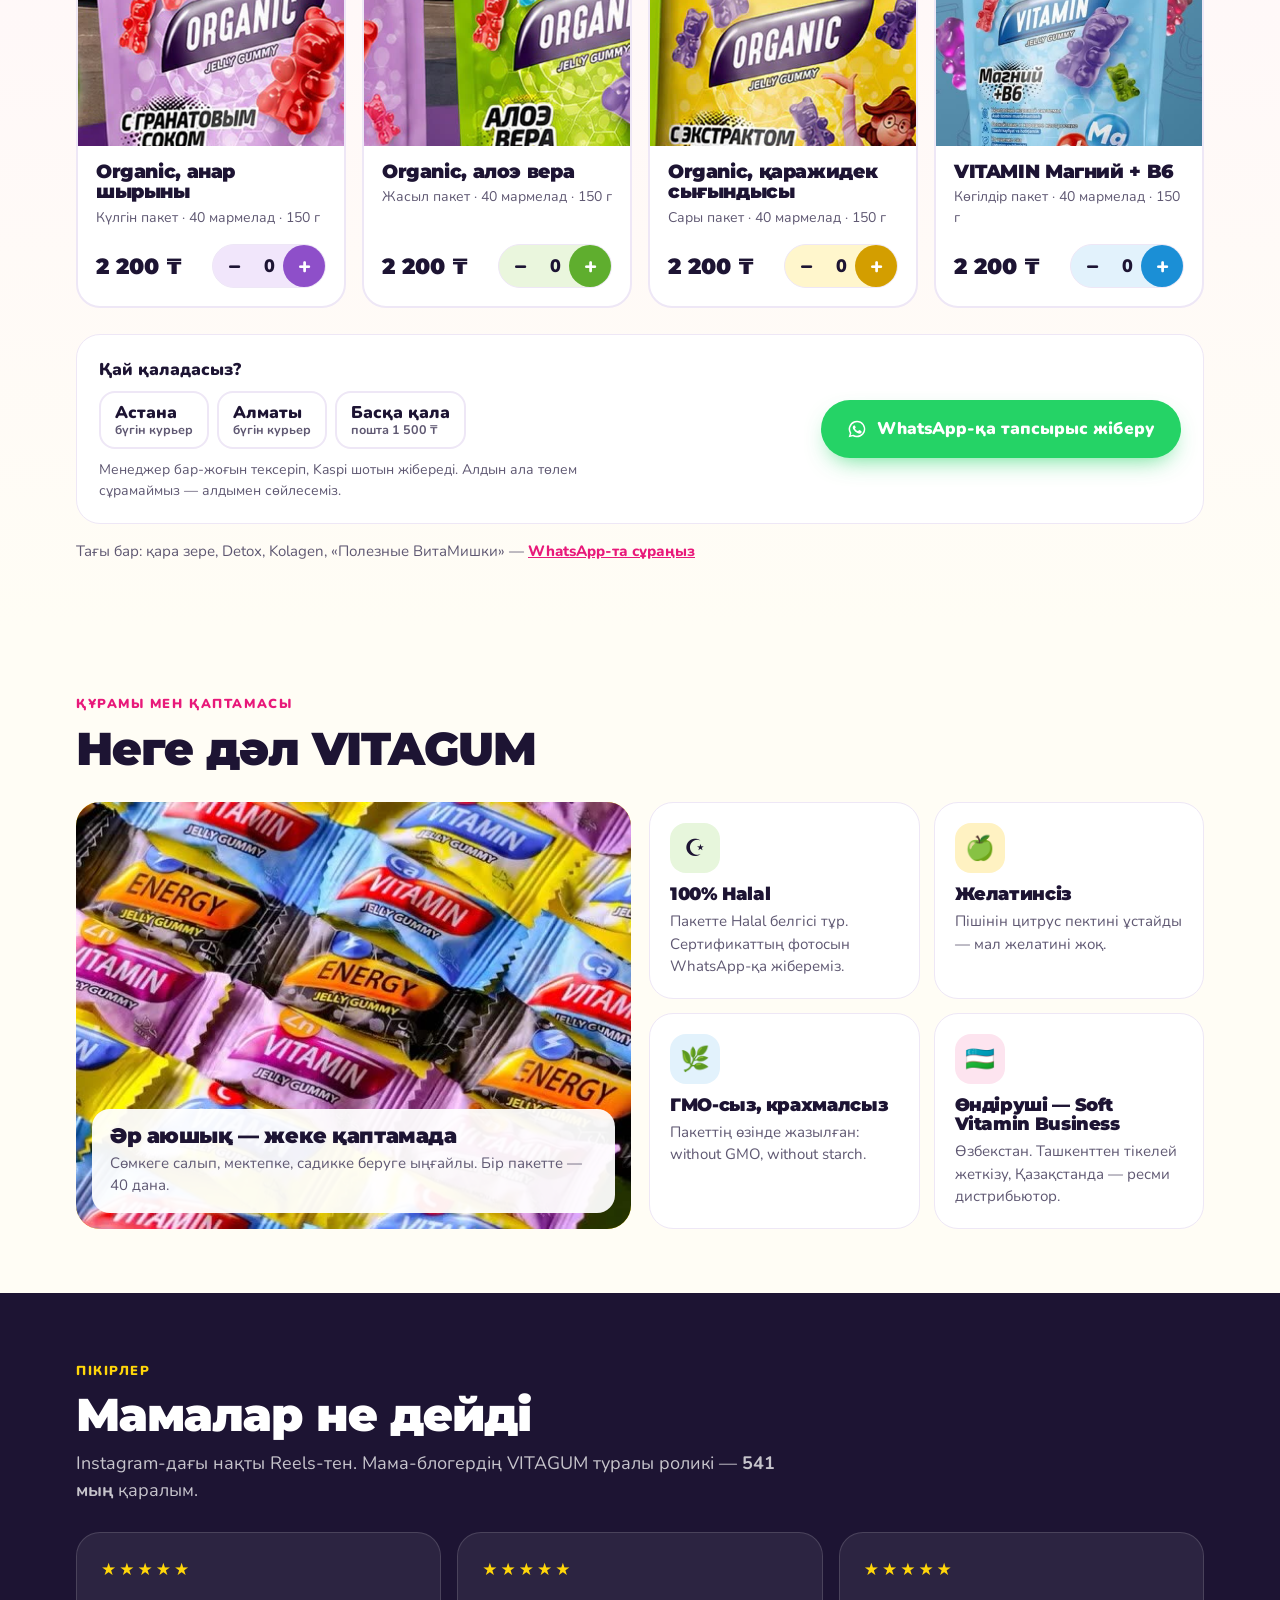
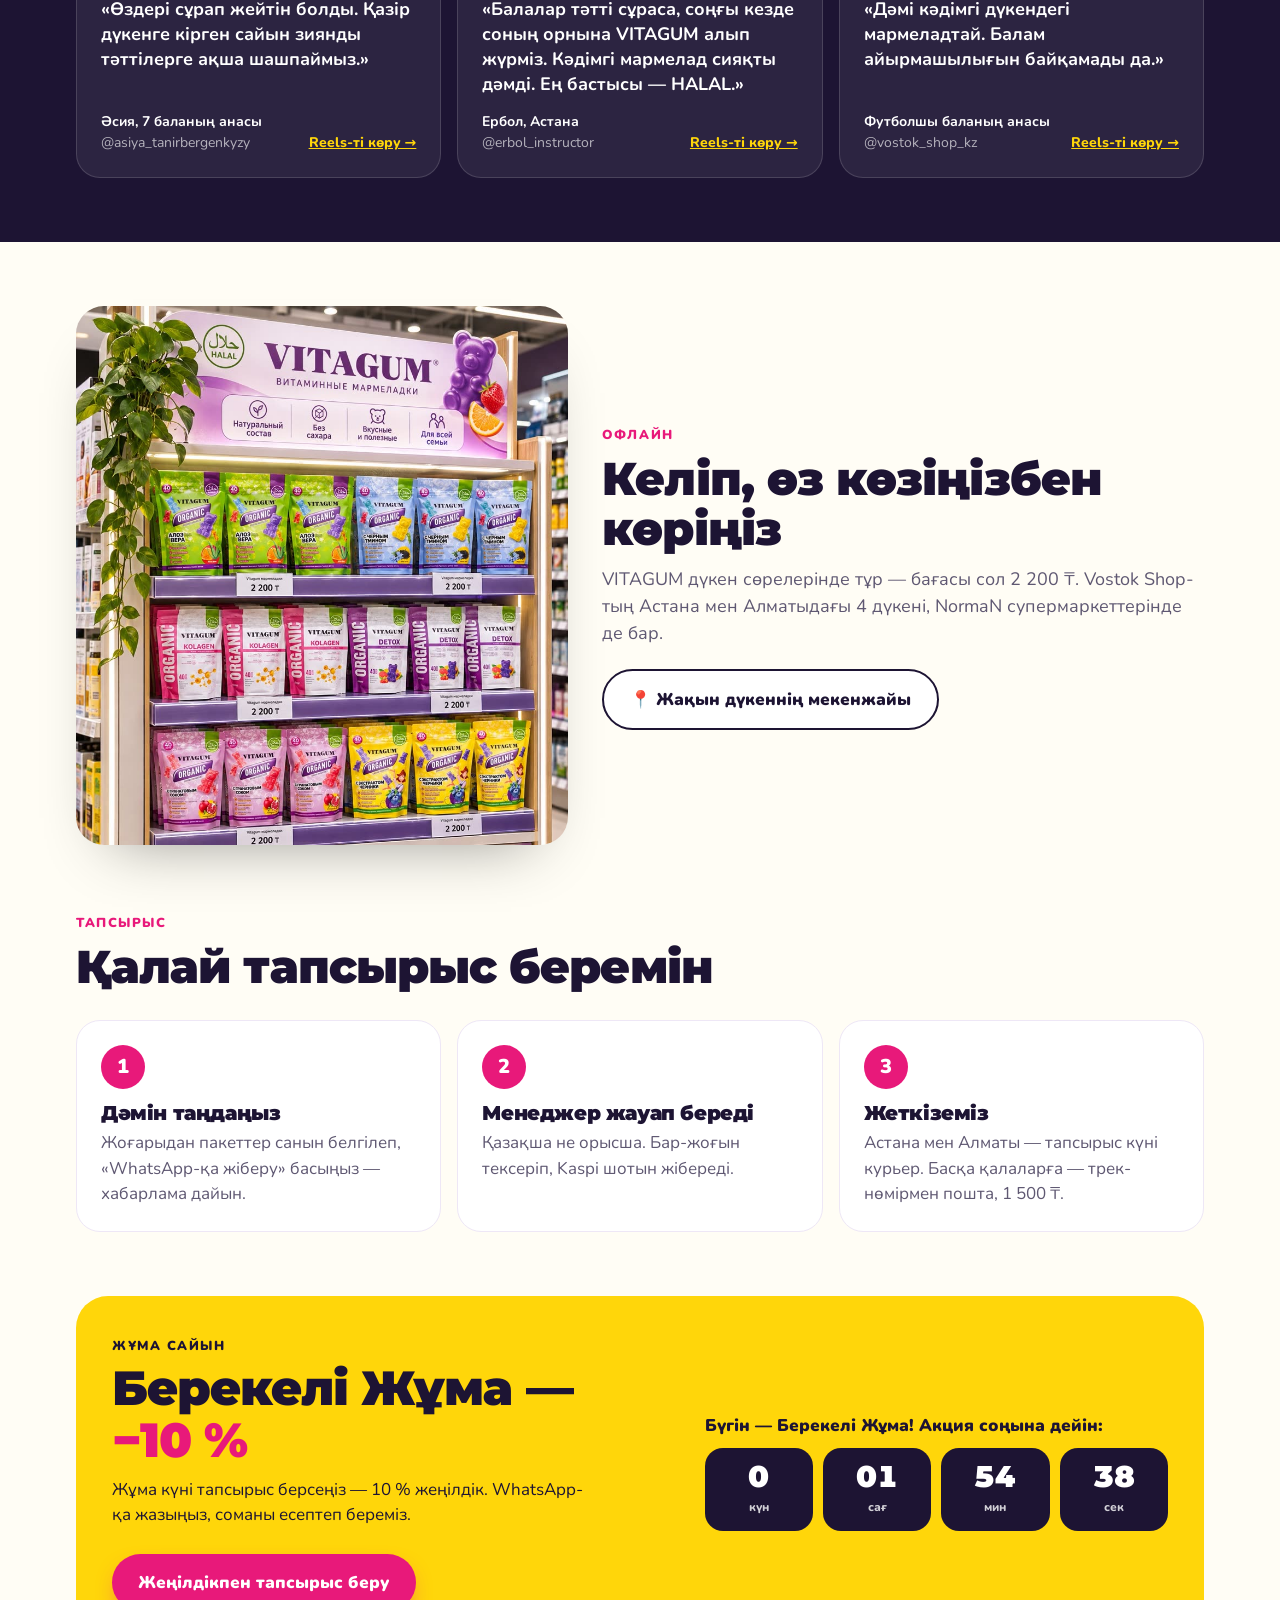
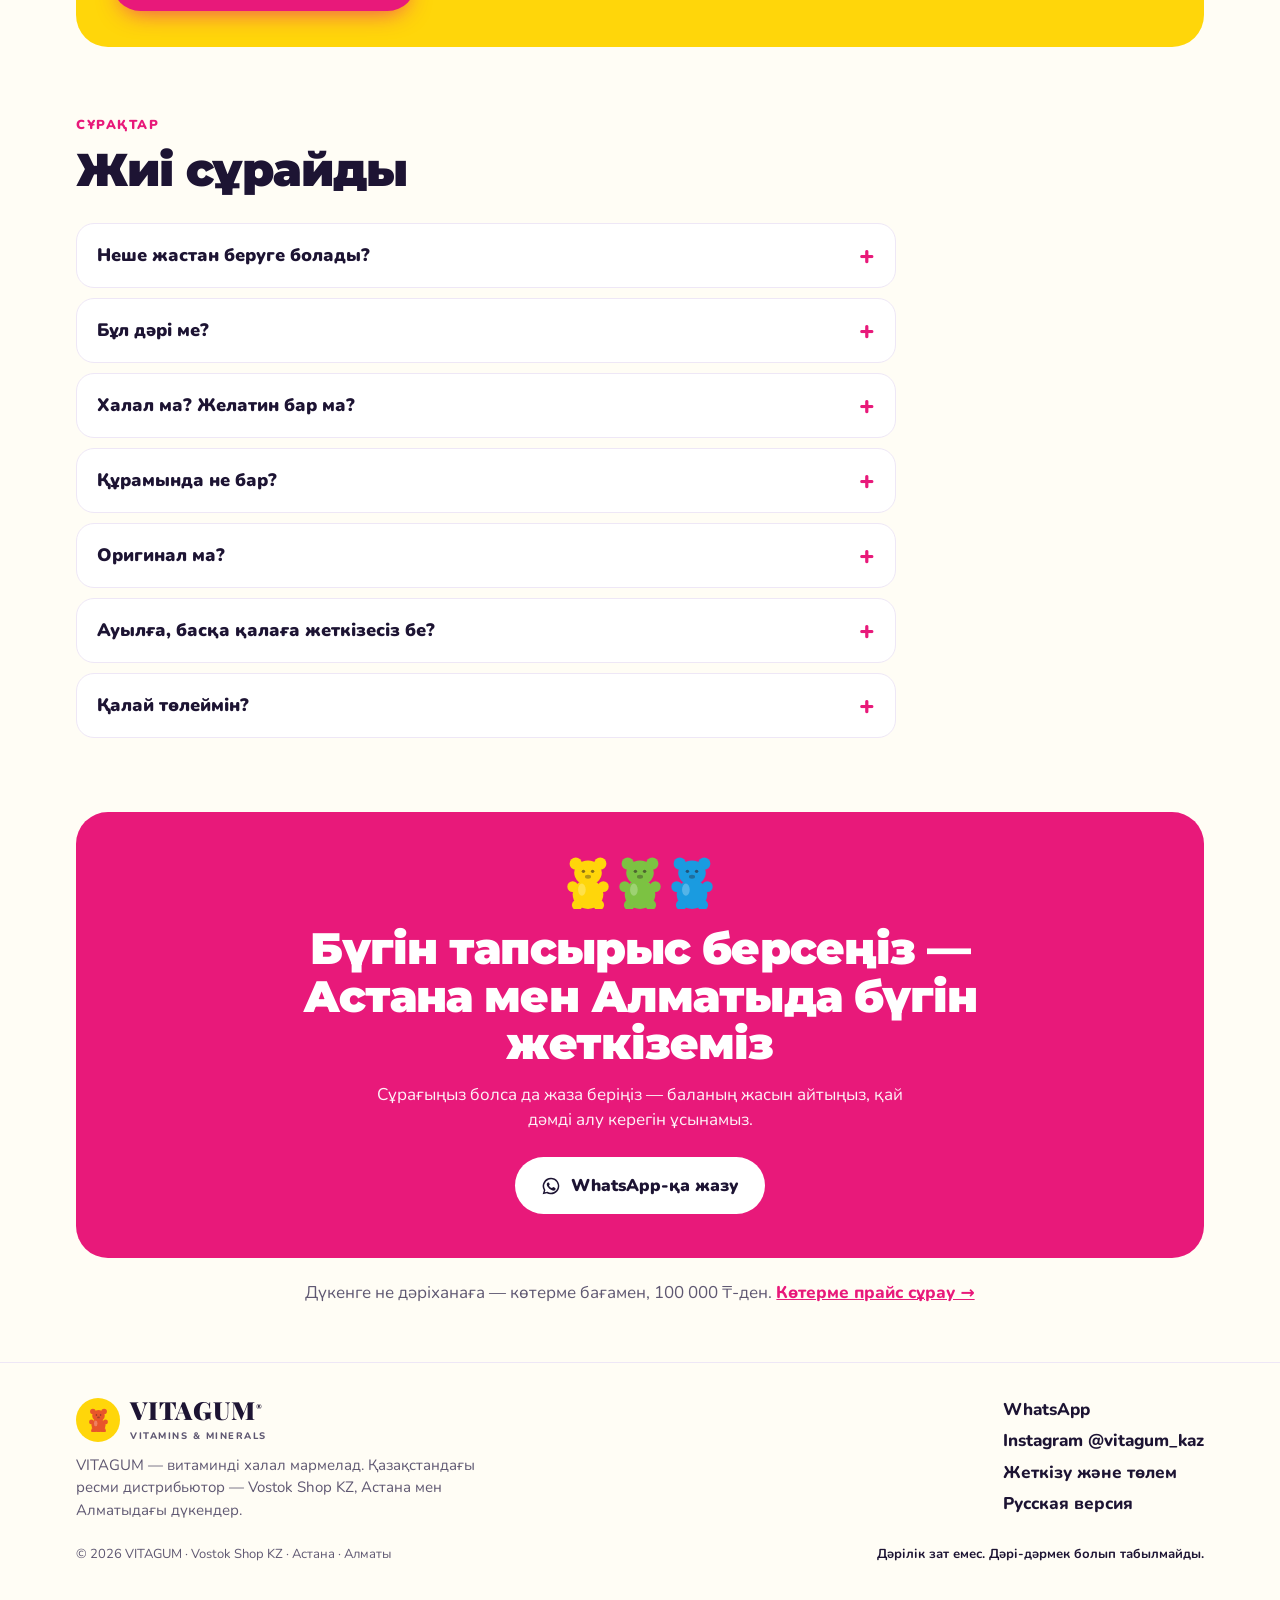
<file: kk/index.html>
<!doctype html>
<html lang="kk">
<head>
<meta charset="utf-8">
<meta name="viewport" content="width=device-width, initial-scale=1, viewport-fit=cover">
<title>VITAGUM — тәтті сұрайтын балаға витаминді мармелад · халал, желатинсіз</title>
<meta name="description" content="VITAGUM — халал, желатинсіз витаминді мармелад аюшықтар. 40 мармелад — 2 200 ₸. Астана мен Алматыда курьер тапсырыс күні, Қазақстан бойынша пошта. Kaspi. Тапсырыс WhatsApp арқылы.">
<meta property="og:title" content="VITAGUM — тәтті сұрайтын балаға витаминді мармелад · халал, желатинсіз">
<meta property="og:description" content="VITAGUM — халал, желатинсіз витаминді мармелад аюшықтар. 40 мармелад — 2 200 ₸. Астана мен Алматыда курьер тапсырыс күні, Қазақстан бойынша пошта. Kaspi. Тапсырыс WhatsApp арқылы.">
<meta property="og:image" content="../assets/img/hero-packs.jpg">
<meta name="theme-color" content="#ffd60a">
<link rel="alternate" hreflang="kk" href="index.html">

<link rel="preconnect" href="https://fonts.googleapis.com"><link rel="preconnect" href="https://fonts.gstatic.com" crossorigin>
<link href="https://fonts.googleapis.com/css2?family=Montserrat:wght@800;900&family=Nunito:wght@400;600;700;800;900&family=Playfair+Display:wght@900&display=swap" rel="stylesheet">
<link rel="preload" as="image" href="../assets/img/hero-packs.jpg">
<style>
:root{--pink:#e8197a;--pink-d:#c4105f;--yellow:#ffd60a;--blue:#1a9be0;--purple:#7b3fc0;--green:#25d366;--green-d:#1aa851;
  --ink:#1d1433;--muted:#5f5872;--bg:#fffdf5;--card:#fff;--line:#eee7f6;--r:24px}
*{box-sizing:border-box;margin:0;padding:0}
html{scroll-behavior:smooth;scroll-padding-top:80px}
body{font-family:Nunito,system-ui,sans-serif;background:var(--bg);color:var(--ink);line-height:1.5;font-size:17px;-webkit-font-smoothing:antialiased}
a{color:inherit} img{display:block;max-width:100%;height:auto}
button{font:inherit;cursor:pointer;border:0;background:none;color:inherit}
:focus-visible{outline:3px solid var(--blue);outline-offset:3px;border-radius:8px}
.wrap{max-width:1160px;margin:0 auto;padding:0 16px}
h1,h2,h3,.hd{font-family:Montserrat,Nunito,sans-serif;letter-spacing:-.02em;line-height:1.08}
.kicker{display:inline-block;font-weight:900;font-size:13px;letter-spacing:.12em;text-transform:uppercase;color:var(--pink)}
.sec{padding:64px 0}
.sec-h{max-width:720px;margin-bottom:28px}
.sec-h h2{font-size:clamp(30px,5vw,46px);font-weight:900;margin-top:8px}
.sec-h p{color:var(--muted);margin-top:10px;font-size:18px}
.btn{display:inline-flex;align-items:center;justify-content:center;gap:10px;font-weight:900;font-size:17px;padding:16px 26px;border-radius:99px;text-decoration:none;transition:transform .15s,box-shadow .15s,background .15s;min-height:54px}
.btn:hover{transform:translateY(-2px)}
.btn-wa{background:var(--green);color:#fff;box-shadow:0 10px 24px -10px rgba(37,211,102,.8)} .btn-wa:hover{background:var(--green-d)}
.btn-pink{background:var(--pink);color:#fff;box-shadow:0 10px 24px -10px rgba(232,25,122,.8)} .btn-pink:hover{background:var(--pink-d)}
.btn-ghost{background:#fff;color:var(--ink);border:2px solid var(--ink)}
/* промо-строка и шапка */
.promo{background:var(--ink);color:#fff;text-align:center;font-weight:800;font-size:14px;padding:8px 16px}
.promo b{color:var(--yellow)}
header{position:sticky;top:0;z-index:30;background:rgba(255,253,245,.92);backdrop-filter:blur(10px);border-bottom:1px solid var(--line)}
.hdr{display:flex;align-items:center;justify-content:space-between;gap:12px;height:68px}
.logo{display:flex;align-items:center;gap:10px;text-decoration:none}
.logo .mk{width:44px;height:44px;border-radius:50%;background:var(--yellow);display:grid;place-items:center;flex:none}
.logo .mk svg{width:21px}
.logo b{font-family:'Playfair Display',Georgia,serif;font-weight:900;font-size:25px;letter-spacing:1px;line-height:1}
.logo small{display:block;font-size:9.5px;letter-spacing:.16em;color:var(--muted);font-weight:800;margin-top:2px}
nav.mn{display:flex;gap:26px;font-weight:800;font-size:15px}
nav.mn a{text-decoration:none;opacity:.75} nav.mn a:hover{opacity:1;color:var(--pink)}
.hdr-r{display:flex;gap:8px;align-items:center}
.pill{border:1.5px solid var(--line);background:#fff;border-radius:99px;padding:9px 14px;font-weight:900;font-size:14px;text-decoration:none}
.hdr .btn{min-height:44px;padding:10px 18px;font-size:15px}
/* hero */
.hero{padding:28px 0 56px;position:relative;overflow:hidden}
.hero-g{display:grid;grid-template-columns:1.05fr .95fr;gap:40px;align-items:center}
.hero h1{font-size:clamp(36px,6.2vw,66px);font-weight:900;margin:14px 0 18px}
.hero h1 mark{background:linear-gradient(transparent 58%,var(--yellow) 58% 92%,transparent 92%);color:inherit;padding:0 4px}
.hero .lead{font-size:19px;color:#3d3552;max-width:560px}
.cta{display:flex;flex-wrap:wrap;gap:12px;margin-top:26px}
.chips{display:flex;flex-wrap:wrap;gap:8px;margin-top:22px}
.chips span{background:#fff;border:1.5px solid var(--line);border-radius:99px;padding:7px 13px;font-weight:800;font-size:14px}
.proof{margin-top:18px;font-size:15px;color:var(--muted)} .proof a{color:var(--pink);font-weight:800}
.hero-art{position:relative}
.hero-art .ph{border-radius:32px;overflow:hidden;box-shadow:0 40px 80px -40px rgba(122,40,140,.55);transform:rotate(1.5deg)}
.sticker{position:absolute;left:-18px;bottom:26px;background:var(--yellow);color:var(--ink);border-radius:50%;width:132px;height:132px;display:grid;place-items:center;text-align:center;transform:rotate(-10deg);box-shadow:0 14px 30px -12px rgba(0,0,0,.35);border:4px solid #fff}
.sticker b{display:block;font-family:Montserrat,sans-serif;font-weight:900;font-size:25px;line-height:1}
.sticker small{font-weight:800;font-size:13px}
.blob{position:absolute;border-radius:50%;filter:blur(2px);z-index:-1}
/* боли */
.pains{display:grid;grid-template-columns:repeat(3,1fr);gap:16px}
.pain{background:var(--card);border:1px solid var(--line);border-radius:var(--r);padding:26px;position:relative;overflow:hidden}
.pain q{display:block;font-family:Montserrat,sans-serif;font-weight:900;font-size:21px;line-height:1.2;quotes:none}
.pain p{margin-top:12px;color:var(--muted)}
.pain .bear{position:absolute;right:-12px;bottom:-14px;width:76px;opacity:.16}
/* магазин */
#shop{background:linear-gradient(180deg,#fff5fa,#fffdf5)}
.packs{display:grid;grid-template-columns:repeat(4,1fr);gap:16px}
.pk{background:var(--card);border:2px solid var(--line);border-radius:var(--r);overflow:hidden;display:flex;flex-direction:column;transition:border-color .2s,box-shadow .2s,transform .2s}
.pk.on{border-color:var(--c);box-shadow:0 18px 40px -22px var(--c)}
.pk-img{background:var(--bg);aspect-ratio:1/1;overflow:hidden}
.pk-img img{width:100%;height:100%;object-fit:cover;object-position:50% 30%}
.pk-b{padding:16px 18px 18px;display:flex;flex-direction:column;gap:4px;flex:1}
.pk h3{font-size:19px;font-weight:900}
.pk p{color:var(--muted);font-size:14px}
.pk-row{display:flex;align-items:center;justify-content:space-between;gap:8px;margin-top:auto;padding-top:12px}
.pk-price{font-family:Montserrat,sans-serif;font-size:22px;font-weight:900}
.qty{display:flex;align-items:center;background:var(--bg);border:1.5px solid var(--line);border-radius:99px}
.qty button{width:42px;height:42px;border-radius:50%;font-size:22px;font-weight:900}
.qty button[data-d="1"]{background:var(--c);color:#fff}
.qty output{min-width:28px;text-align:center;font-weight:900;font-size:18px}
.order{margin-top:26px;background:var(--card);border:1px solid var(--line);border-radius:var(--r);padding:22px;display:grid;grid-template-columns:1fr auto;gap:18px;align-items:center}
.cities{display:flex;flex-wrap:wrap;gap:8px;margin-top:8px}
.cities button{border:2px solid var(--line);background:#fff;border-radius:16px;padding:10px 14px;font-weight:900;text-align:left;line-height:1.15}
.cities button small{display:block;font-weight:700;font-size:12.5px;color:var(--muted)}
.cities button[aria-pressed=true]{border-color:var(--ink);background:var(--ink);color:#fff}
.cities button[aria-pressed=true] small{color:rgba(255,255,255,.75)}
.order .q{font-weight:900}
.order .note{color:var(--muted);font-size:14px;margin-top:10px;max-width:520px}
.more{margin-top:16px;font-size:15px;color:var(--muted)} .more a{color:var(--pink);font-weight:800}
/* липкая плашка заказа */
.bar{position:fixed;left:0;right:0;bottom:0;z-index:40;background:var(--ink);color:#fff;transform:translateY(110%);transition:transform .3s}
.has-cart .bar{transform:none}
.bar .wrap{display:flex;align-items:center;justify-content:space-between;gap:12px;padding-top:10px;padding-bottom:calc(10px + env(safe-area-inset-bottom))}
.bar span{font-weight:800}
.bar .btn{min-height:46px;padding:10px 20px}
.fab{position:fixed;right:16px;bottom:16px;z-index:35;width:60px;height:60px;border-radius:50%;background:var(--green);color:#fff;display:grid;place-items:center;box-shadow:0 12px 26px -8px rgba(0,0,0,.35);transition:opacity .2s}
.fab svg{width:30px;height:30px}
.has-cart .fab{opacity:0;pointer-events:none}
/* почему */
.why-g{display:grid;grid-template-columns:1fr 1fr;gap:18px;align-items:stretch}
.wrapc{border-radius:var(--r);overflow:hidden;position:relative;min-height:340px;background:var(--yellow)}
.wrapc img{position:absolute;inset:0;width:100%;height:100%;object-fit:cover}
.wrapc div{position:absolute;left:16px;right:16px;bottom:16px;background:rgba(255,255,255,.94);border-radius:18px;padding:16px 18px}
.wrapc h3{font-size:21px;font-weight:900} .wrapc p{color:var(--muted);font-size:15px;margin-top:4px}
.feats{display:grid;grid-template-columns:1fr 1fr;gap:14px}
.ft{background:var(--card);border:1px solid var(--line);border-radius:var(--r);padding:20px}
.ft i{font-style:normal;width:50px;height:50px;border-radius:16px;display:grid;place-items:center;font-size:24px;margin-bottom:12px}
.ft h3{font-size:18px;font-weight:900} .ft p{color:var(--muted);font-size:15px;margin-top:6px}
/* отзывы */
#reviews{background:var(--ink);color:#fff}
#reviews .sec-h p{color:rgba(255,255,255,.75)} #reviews .kicker{color:var(--yellow)}
.revs{display:grid;grid-template-columns:repeat(3,1fr);gap:16px}
.rv-c{background:rgba(255,255,255,.07);border:1px solid rgba(255,255,255,.14);border-radius:var(--r);padding:24px;display:flex;flex-direction:column;gap:14px}
.rv-c .st{color:var(--yellow);letter-spacing:3px}
.rv-c blockquote{font-size:18px;font-weight:700;line-height:1.4}
.rv-c footer{margin-top:auto;display:flex;justify-content:space-between;gap:10px;align-items:flex-end;font-size:14px}
.rv-c footer b{display:block} .rv-c footer span{color:rgba(255,255,255,.65)}
.rv-c footer a{color:var(--yellow);font-weight:800;white-space:nowrap}
/* полка */
.shelf{display:grid;grid-template-columns:.9fr 1.1fr;gap:34px;align-items:center}
.shelf img{border-radius:28px;box-shadow:0 30px 60px -36px rgba(0,0,0,.45);max-height:560px;width:100%;object-fit:cover}
.shelf .btn{margin-top:22px}
/* шаги */
.steps{display:grid;grid-template-columns:repeat(3,1fr);gap:16px;counter-reset:s}
.step{background:var(--card);border:1px solid var(--line);border-radius:var(--r);padding:24px;counter-increment:s}
.step::before{content:counter(s);display:grid;place-items:center;width:44px;height:44px;border-radius:50%;background:var(--pink);color:#fff;font-weight:900;font-size:20px;margin-bottom:14px}
.step h3{font-size:20px;font-weight:900} .step p{color:var(--muted);margin-top:6px}
/* пятница */
.fri{background:var(--yellow);border-radius:32px;padding:36px;display:grid;grid-template-columns:1.1fr .9fr;gap:26px;align-items:center;position:relative;overflow:hidden}
.fri h2{font-size:clamp(30px,5vw,48px);font-weight:900;margin-top:6px} .fri h2 span{color:var(--pink);white-space:nowrap}
.fri p{margin-top:10px;max-width:480px}
.fri .kicker{color:var(--ink)}
.tlabel{font-weight:900;margin-bottom:10px} .fri .today-l{display:none}
.fri.today .def-l{display:none} .fri.today .today-l{display:block}
.timer{display:flex;gap:10px}
.timer div{flex:1;background:var(--ink);color:#fff;border-radius:18px;padding:12px 6px;text-align:center}
.timer b{display:block;font-family:Montserrat,sans-serif;font-size:30px;font-weight:900;font-variant-numeric:tabular-nums;line-height:1.1}
.timer span{font-size:12px;font-weight:800;opacity:.8}
/* FAQ */
.faq{max-width:820px}
.faq details{background:var(--card);border:1px solid var(--line);border-radius:18px;margin-bottom:10px}
.faq summary{cursor:pointer;list-style:none;padding:18px 54px 18px 20px;font-weight:900;font-size:18px;position:relative}
.faq summary::-webkit-details-marker{display:none}
.faq summary::after{content:'+';position:absolute;right:20px;top:50%;transform:translateY(-50%);font-size:26px;color:var(--pink);transition:transform .2s}
.faq details[open] summary::after{transform:translateY(-50%) rotate(45deg)}
.faq details p{padding:0 20px 18px;color:var(--muted)}
/* финал */
.fin{background:var(--pink);color:#fff;border-radius:32px;padding:44px 36px;text-align:center;position:relative;overflow:hidden}
.fin h2{font-size:clamp(28px,4.6vw,44px);font-weight:900;max-width:820px;margin:0 auto}
.fin p{margin:14px auto 0;max-width:560px;opacity:.95}
.fin .btn{margin-top:24px;background:#fff;color:var(--ink)}
.fin .bears{display:flex;justify-content:center;gap:6px;margin-bottom:16px} .fin .bears svg{width:46px}
.b2b{margin-top:22px;text-align:center;color:var(--muted)} .b2b a{color:var(--pink);font-weight:800}
/* подвал */
footer.ft-main{border-top:1px solid var(--line);margin-top:56px;padding:34px 0 110px}
.fgrid{display:flex;justify-content:space-between;gap:24px;flex-wrap:wrap}
.fgrid p{color:var(--muted);max-width:420px;margin-top:10px;font-size:15px}
.flinks{display:flex;flex-direction:column;gap:6px;font-weight:800}
.flinks a{text-decoration:none} .flinks a:hover{color:var(--pink)}
.legal{margin-top:24px;display:flex;justify-content:space-between;gap:12px;flex-wrap:wrap;font-size:13px;color:var(--muted)}
.legal b{color:var(--ink)}
/* появление */
.anim .rv{opacity:0;transform:translateY(22px);transition:opacity .6s ease,transform .6s ease}
.anim .rv.in{opacity:1;transform:none}
@media (prefers-reduced-motion:reduce){html{scroll-behavior:auto}*{transition:none!important}}
@media (max-width:980px){
  nav.mn{display:none}
  .hero-g,.why-g,.shelf,.fri{grid-template-columns:1fr}
  .hero-art{max-width:520px;margin:0 auto;width:100%}
  .packs{grid-template-columns:repeat(2,1fr)}
  .pains,.revs,.steps{grid-template-columns:1fr}
  .order{grid-template-columns:1fr}
}
@media (max-width:560px){
  body{font-size:16px}
  .sec{padding:48px 0}
  .hero{padding:18px 0 40px}
  .hero .lead{font-size:17px}
  .cta .btn{flex:1 1 100%}
  .sticker{width:104px;height:104px;left:-6px;bottom:14px} .sticker b{font-size:20px} .sticker small{font-size:11px}
  .packs{gap:10px}
  .pk-b{padding:12px}
  .pk h3{font-size:16px} .pk p{font-size:12.5px}
  .pk-row{flex-direction:column;align-items:stretch}
  .pk-price{font-size:19px}
  .qty{justify-content:space-between}
  .qty button{width:40px;height:40px}
  .feats{grid-template-columns:1fr}
  .order .btn{width:100%}
  .fri,.fin{padding:28px 20px;border-radius:26px}
  .timer b{font-size:24px}
  .hdr .btn span{display:none} .hdr .btn{padding:10px 12px}
  .logo b{font-size:22px} .logo .mk{width:40px;height:40px}
  .bar span{font-size:14px}
}
</style>
</head>
<body id="top">
<svg width="0" height="0" style="position:absolute" aria-hidden="true"><symbol id="bear" viewBox="0 0 60 70">
<circle cx="14" cy="10" r="8"/><circle cx="46" cy="10" r="8"/><ellipse cx="30" cy="22" rx="18" ry="16"/><ellipse cx="30" cy="50" rx="20" ry="19"/>
<circle cx="10" cy="40" r="7"/><circle cx="50" cy="40" r="7"/><circle cx="16" cy="64" r="7"/><circle cx="44" cy="64" r="7"/>
<circle cx="24" cy="20" r="2.2" fill="#2b1a24" opacity=".55"/><circle cx="36" cy="20" r="2.2" fill="#2b1a24" opacity=".55"/>
<ellipse cx="30" cy="27" rx="4" ry="2.6" fill="#2b1a24" opacity=".35"/><ellipse cx="22" cy="44" rx="5" ry="8" fill="#fff" opacity=".25"/></symbol></svg>
<div class="promo">🎁 <b>Берекелі Жұма: жұма сайын −10 %</b></div>
<header><div class="wrap hdr">
  <a class="logo" href="#top" aria-label="VITAGUM"><span class="mk"><svg viewBox="0 0 60 70" aria-hidden="true"><use href="#bear" fill="#e8562a"/></svg></span><span><b>VITAGUM<sup style="font-size:9px">®</sup></b><small>VITAMINS &amp; MINERALS</small></span></a>
  <nav class="mn" aria-label="Мәзір"><a href="#shop">Дәмдер</a><a href="#why">Неге VITAGUM</a><a href="#reviews">Пікірлер</a><a href="#faq">Сұрақтар</a></nav>
  <div class="hdr-r">
    <a class="pill" href="../index.html?lang=ru" data-lang="ru" lang="ru" aria-label="Русская версия">РУС</a>
    <a class="wa-dyn btn btn-wa" href="#" target="_blank" rel="noopener" data-text="Сәлеметсіз бе! VITAGUM туралы сұрағым бар еді"><svg width="20" height="20" viewBox="0 0 24 24" fill="currentColor" aria-hidden="true"><path d="M12 2a10 10 0 0 0-8.6 15.1L2 22l5-1.3A10 10 0 1 0 12 2zm0 18.2c-1.5 0-3-.4-4.2-1.2l-.3-.2-3 .8.8-2.9-.2-.3A8.2 8.2 0 1 1 12 20.2zm4.5-6.1c-.2-.1-1.5-.7-1.7-.8-.2-.1-.4-.1-.6.1l-.8 1c-.1.2-.3.2-.5.1a6.7 6.7 0 0 1-3.3-2.9c-.2-.4.3-.4.8-1.3.1-.2 0-.3 0-.4l-.8-1.8c-.2-.5-.4-.4-.6-.4h-.5a1 1 0 0 0-.7.3 3 3 0 0 0-.9 2.2 5.2 5.2 0 0 0 1.1 2.7 11.8 11.8 0 0 0 4.5 4c1.7.7 2.3.8 3.2.6.5-.1 1.5-.6 1.7-1.2.2-.6.2-1.1.2-1.2-.1-.1-.2-.2-.4-.3z"/></svg><span>WhatsApp</span></a>
  </div>
</div></header>

<main>
<section class="hero"><div class="wrap hero-g">
  <div>
    <span class="kicker">Халал · желатинсіз · 40 мармелад</span>
    <h1>Тәтті сұрайтын балаға — <mark>витаминді</mark> мармелад</h1>
    <p class="lead">VITAGUM — дәмі кәдімгі мармелад сияқты, ал құрамында витаминдер мен минералдар бар. 100% Halal, желатин жоқ, әр аюшық жеке қаптамада.</p>
    <div class="cta">
      <a class="btn btn-pink" href="#shop">Дәмін таңдау · 2 200 ₸</a>
      <a class="wa-dyn btn btn-wa" href="#" target="_blank" rel="noopener" data-text="Сәлеметсіз бе! VITAGUM туралы сұрағым бар еді"><svg width="20" height="20" viewBox="0 0 24 24" fill="currentColor" aria-hidden="true"><path d="M12 2a10 10 0 0 0-8.6 15.1L2 22l5-1.3A10 10 0 1 0 12 2zm0 18.2c-1.5 0-3-.4-4.2-1.2l-.3-.2-3 .8.8-2.9-.2-.3A8.2 8.2 0 1 1 12 20.2zm4.5-6.1c-.2-.1-1.5-.7-1.7-.8-.2-.1-.4-.1-.6.1l-.8 1c-.1.2-.3.2-.5.1a6.7 6.7 0 0 1-3.3-2.9c-.2-.4.3-.4.8-1.3.1-.2 0-.3 0-.4l-.8-1.8c-.2-.5-.4-.4-.6-.4h-.5a1 1 0 0 0-.7.3 3 3 0 0 0-.9 2.2 5.2 5.2 0 0 0 1.1 2.7 11.8 11.8 0 0 0 4.5 4c1.7.7 2.3.8 3.2.6.5-.1 1.5-.6 1.7-1.2.2-.6.2-1.1.2-1.2-.1-.1-.2-.2-.4-.3z"/></svg>WhatsApp-қа жазу</a>
    </div>
    <div class="chips"><span>☪ 100% Halal</span><span>Желатинсіз</span><span>ГМО-сыз</span><span>Kaspi арқылы төлем</span></div>
    <p class="proof"><b>29,8 мың</b> оқырман <a href="https://www.instagram.com/vitagum_kaz/" target="_blank" rel="noopener">@vitagum_kaz</a> · Қазақстандағы ресми дистрибьютор</p>
  </div>
  <div class="hero-art">
    <div class="ph"><img src="../assets/img/hero-packs.jpg" alt="VITAGUM: Organic, Vitamin, Полезные ВитаМишки" width="1000" height="1000" fetchpriority="high"></div>
    <div class="sticker" aria-hidden="true"><div><b>2 200 ₸</b><small>40 мармелад</small></div></div>
  </div>
</div></section>

<section class="sec" style="padding-top:20px"><div class="wrap">
  <div class="sec-h rv"><span class="kicker">Таныс па?</span><h2>Мамалар VITAGUM-ды неге таңдайды</h2></div>
  <div class="pains"><article class="pain rv"><q>Кассада тағы кәмпит сұрайды</q><p>Кәмпиттің орнына — аюшық. Сол тәтті, бірақ құрамында витаминдер бар. Тәттіні мама өзі таңдайды.</p><span class="bear"><svg viewBox="0 0 60 70" aria-hidden="true"><use href="#bear" fill="#e8197a"/></svg></span></article><article class="pain rv"><q>Тамшыны ішпейді — «ащы» дейді</q><p>Мармеладты бала өзі сұрап жейді. Қасықпен көндірудің, жылатудың керегі жоқ.</p><span class="bear"><svg viewBox="0 0 60 70" aria-hidden="true"><use href="#bear" fill="#7b3fc0"/></svg></span></article><article class="pain rv"><q>Бізге халал маңызды</q><p>100% Halal. Негізі — цитрус пектині, мал желатині жоқ. Сертификат фотосын WhatsApp-қа жібереміз.</p><span class="bear"><svg viewBox="0 0 60 70" aria-hidden="true"><use href="#bear" fill="#25a244"/></svg></span></article></div>
</div></section>

<section class="sec" id="shop"><div class="wrap">
  <div class="sec-h rv"><span class="kicker">Дүкен</span><h2>Дәмді таңдаңыз</h2><p>Бір пакет — <b>2 200 ₸</b>, ішінде 40 мармелад. Санын таңдаңыз — тапсырыс бір хабарламамен WhatsApp-қа кетеді.</p></div>
  <div class="packs" id="packs" data-base="../assets/"></div>
  <div class="order rv">
    <div><div class="q">Қай қаладасыз?</div><div class="cities"><button type="button" data-city="Астана" aria-pressed="false">Астана<small>бүгін курьер</small></button><button type="button" data-city="Алматы" aria-pressed="false">Алматы<small>бүгін курьер</small></button><button type="button" data-city="other" aria-pressed="false">Басқа қала<small>пошта 1 500 ₸</small></button></div><p class="note">Менеджер бар-жоғын тексеріп, Kaspi шотын жібереді. Алдын ала төлем сұрамаймыз — алдымен сөйлесеміз.</p></div>
    <a class="btn btn-wa" data-order href="#" target="_blank" rel="noopener"><svg width="20" height="20" viewBox="0 0 24 24" fill="currentColor" aria-hidden="true"><path d="M12 2a10 10 0 0 0-8.6 15.1L2 22l5-1.3A10 10 0 1 0 12 2zm0 18.2c-1.5 0-3-.4-4.2-1.2l-.3-.2-3 .8.8-2.9-.2-.3A8.2 8.2 0 1 1 12 20.2zm4.5-6.1c-.2-.1-1.5-.7-1.7-.8-.2-.1-.4-.1-.6.1l-.8 1c-.1.2-.3.2-.5.1a6.7 6.7 0 0 1-3.3-2.9c-.2-.4.3-.4.8-1.3.1-.2 0-.3 0-.4l-.8-1.8c-.2-.5-.4-.4-.6-.4h-.5a1 1 0 0 0-.7.3 3 3 0 0 0-.9 2.2 5.2 5.2 0 0 0 1.1 2.7 11.8 11.8 0 0 0 4.5 4c1.7.7 2.3.8 3.2.6.5-.1 1.5-.6 1.7-1.2.2-.6.2-1.1.2-1.2-.1-.1-.2-.2-.4-.3z"/></svg> WhatsApp-қа тапсырыс жіберу</a>
  </div>
  <p class="more">Тағы бар: қара зере, Detox, Kolagen, «Полезные ВитаМишки» — <a class="wa-dyn " href="#" target="_blank" rel="noopener" data-text="Сәлеметсіз бе! VITAGUM-ның басқа түрлері бар ма? (қара зере, Detox, Kolagen)">WhatsApp-та сұраңыз</a></p>
</div></section>

<section class="sec" id="why"><div class="wrap">
  <div class="sec-h rv"><span class="kicker">Құрамы мен қаптамасы</span><h2>Неге дәл VITAGUM</h2></div>
  <div class="why-g">
    <div class="wrapc rv"><img src="../assets/img/wrapped.jpg" alt="" loading="lazy" width="720" height="420"><div><h3>Әр аюшық — жеке қаптамада</h3><p>Сөмкеге салып, мектепке, садикке беруге ыңғайлы. Бір пакетте — 40 дана.</p></div></div>
    <div class="feats"><div class="ft rv"><i style="background:#e7f6dc" aria-hidden="true">☪</i><h3>100% Halal</h3><p>Пакетте Halal белгісі тұр. Сертификаттың фотосын WhatsApp-қа жібереміз.</p></div><div class="ft rv"><i style="background:#fff2c2" aria-hidden="true">🍏</i><h3>Желатинсіз</h3><p>Пішінін цитрус пектині ұстайды — мал желатині жоқ.</p></div><div class="ft rv"><i style="background:#e2f2fc" aria-hidden="true">🌿</i><h3>ГМО-сыз, крахмалсыз</h3><p>Пакеттің өзінде жазылған: without GMO, without starch.</p></div><div class="ft rv"><i style="background:#fde4ef" aria-hidden="true">🇺🇿</i><h3>Өндіруші — Soft Vitamin Business</h3><p>Өзбекстан. Ташкенттен тікелей жеткізу, Қазақстанда — ресми дистрибьютор.</p></div></div>
  </div>
</div></section>

<section class="sec" id="reviews"><div class="wrap">
  <div class="sec-h rv"><span class="kicker">Пікірлер</span><h2>Мамалар не дейді</h2><p>Instagram-дағы нақты Reels-тен. Мама-блогердің VITAGUM туралы роликі — <b>541 мың</b> қаралым.</p></div>
  <div class="revs"><article class="rv-c rv"><div class="st" aria-hidden="true">★★★★★</div><blockquote>«Өздері сұрап жейтін болды. Қазір дүкенге кірген сайын зиянды тәттілерге ақша шашпаймыз.»</blockquote>
      <footer><div><b>Әсия, 7 баланың анасы</b><span>@asiya_tanirbergenkyzy</span></div><a href="https://www.instagram.com/asiya_tanirbergenkyzy/reel/DZbt-o0M_-S/" target="_blank" rel="noopener">Reels-ті көру →</a></footer></article><article class="rv-c rv"><div class="st" aria-hidden="true">★★★★★</div><blockquote>«Балалар тәтті сұраса, соңғы кезде соның орнына VITAGUM алып жүрміз. Кәдімгі мармелад сияқты дәмді. Ең бастысы — HALAL.»</blockquote>
      <footer><div><b>Ербол, Астана</b><span>@erbol_instructor</span></div><a href="https://www.instagram.com/erbol_instructor/reel/DeHL1eJs-pu/" target="_blank" rel="noopener">Reels-ті көру →</a></footer></article><article class="rv-c rv"><div class="st" aria-hidden="true">★★★★★</div><blockquote>«Дәмі кәдімгі дүкендегі мармеладтай. Балам айырмашылығын байқамады да.»</blockquote>
      <footer><div><b>Футболшы баланың анасы</b><span>@vostok_shop_kz</span></div><a href="https://www.instagram.com/vostok_shop_kz/reel/DaP0pyQMKe3/" target="_blank" rel="noopener">Reels-ті көру →</a></footer></article></div>
</div></section>

<section class="sec"><div class="wrap shelf">
  <img class="rv" src="../assets/img/shelf.jpg" alt="VITAGUM дүкен сөресінде, баға 2 200 ₸" loading="lazy" width="900" height="985">
  <div class="rv"><span class="kicker">Офлайн</span><h2 class="hd" style="font-size:clamp(30px,5vw,46px);font-weight:900;margin-top:8px">Келіп, өз көзіңізбен көріңіз</h2>
    <p style="color:var(--muted);margin-top:12px;font-size:18px">VITAGUM дүкен сөрелерінде тұр — бағасы сол 2 200 ₸. Vostok Shop-тың Астана мен Алматыдағы 4 дүкені, NormaN супермаркеттерінде де бар.</p>
    <a class="wa-dyn btn btn-ghost" href="#" target="_blank" rel="noopener" data-text="Сәлеметсіз бе! VITAGUM бар жақын дүкеннің мекенжайын жіберіңізші">📍 Жақын дүкеннің мекенжайы</a></div>
</div></section>

<section class="sec" id="how" style="padding-top:0"><div class="wrap">
  <div class="sec-h rv"><span class="kicker">Тапсырыс</span><h2>Қалай тапсырыс беремін</h2></div>
  <div class="steps"><div class="step rv"><h3>Дәмін таңдаңыз</h3><p>Жоғарыдан пакеттер санын белгілеп, «WhatsApp-қа жіберу» басыңыз — хабарлама дайын.</p></div><div class="step rv"><h3>Менеджер жауап береді</h3><p>Қазақша не орысша. Бар-жоғын тексеріп, Kaspi шотын жібереді.</p></div><div class="step rv"><h3>Жеткіземіз</h3><p>Астана мен Алматы — тапсырыс күні курьер. Басқа қалаларға — трек-нөмірмен пошта, 1 500 ₸.</p></div></div>
</div></section>

<section class="sec" style="padding-top:0"><div class="wrap">
  <div class="fri rv" id="fri">
    <div><span class="kicker">Жұма сайын</span><h2>Берекелі Жұма — <span>−10&nbsp;%</span></h2><p>Жұма күні тапсырыс берсеңіз — 10 % жеңілдік. WhatsApp-қа жазыңыз, соманы есептеп береміз.</p>
      <div class="cta"><a class="wa-dyn btn btn-pink" href="#" target="_blank" rel="noopener" data-text="Сәлеметсіз бе! «Берекелі Жұма» −10 % жеңілдігімен VITAGUM тапсырыс бергім келеді">Жеңілдікпен тапсырыс беру</a></div></div>
    <div><div class="tlabel"><span class="def-l">Жұмаға дейін:</span><span class="today-l">Бүгін — Берекелі Жұма! Акция соңына дейін:</span></div>
      <div class="timer" role="timer"><div><b data-t="d">0</b><span>күн</span></div><div><b data-t="h">00</b><span>сағ</span></div><div><b data-t="m">00</b><span>мин</span></div><div><b data-t="s">00</b><span>сек</span></div></div></div>
  </div>
</div></section>

<section class="sec" id="faq" style="padding-top:0"><div class="wrap">
  <div class="sec-h rv"><span class="kicker">Сұрақтар</span><h2>Жиі сұрайды</h2></div>
  <div class="faq"><details><summary>Неше жастан беруге болады?</summary><p>Өндіруші — 2 жастан деп көрсетеді. Күніне қаншадан беру керегін пакеттегі этикеткадан қараңыз; менеджер этикетканың фотосын жібереді.</p></details><details><summary>Бұл дәрі ме?</summary><p>Жоқ. Дәрілік зат емес — бұл витаминді мармелад, күнделікті рационның бір бөлігі. Бала ауырса — дәрігерге көрсетіңіз.</p></details><details><summary>Халал ма? Желатин бар ма?</summary><p>Пакетте Halal белгісі бар, сертификат фотосын WhatsApp-та көрсетеміз. Желатин жоқ — негізі цитрус пектині.</p></details><details><summary>Құрамында не бар?</summary><p>Мысалы, Organic: қант, глюкоза шәрбаты, цитрус пектині, лимон қышқылы, витаминдер мен минералдар және дәміне қарай шырын не сығынды. Әр түрінің толық құрамы — этикеткада, фотосын жібереміз.</p></details><details><summary>Оригинал ма?</summary><p>Vostok Shop — VITAGUM-ның Қазақстандағы ресми дистрибьюторы. Астана мен Алматыдағы дүкенге келіп, қолыңызбен ұстап көруге болады.</p></details><details><summary>Ауылға, басқа қалаға жеткізесіз бе?</summary><p>Иә, бүкіл Қазақстан бойынша — трек-нөмірмен пошта, 1 500 ₸. Трек-нөмірді WhatsApp-қа жібереміз, посылканы өзіңіз қадағалайсыз.</p></details><details><summary>Қалай төлеймін?</summary><p>Kaspi арқылы — менеджер шот жібереді.</p></details></div>
</div></section>

<section class="wrap"><div class="fin rv">
  <div class="bears"><svg viewBox="0 0 60 70" aria-hidden="true"><use href="#bear" fill="#ffd60a"/></svg><svg viewBox="0 0 60 70" aria-hidden="true"><use href="#bear" fill="#7cc242"/></svg><svg viewBox="0 0 60 70" aria-hidden="true"><use href="#bear" fill="#1a9be0"/></svg></div>
  <h2>Бүгін тапсырыс берсеңіз — Астана мен Алматыда бүгін жеткіземіз</h2><p>Сұрағыңыз болса да жаза беріңіз — баланың жасын айтыңыз, қай дәмді алу керегін ұсынамыз.</p>
  <a class="wa-dyn btn" href="#" target="_blank" rel="noopener" data-text="Сәлеметсіз бе! VITAGUM алғым келеді. Балам __ жаста, қай дәмін ұсынасыз?"><svg width="20" height="20" viewBox="0 0 24 24" fill="currentColor" aria-hidden="true"><path d="M12 2a10 10 0 0 0-8.6 15.1L2 22l5-1.3A10 10 0 1 0 12 2zm0 18.2c-1.5 0-3-.4-4.2-1.2l-.3-.2-3 .8.8-2.9-.2-.3A8.2 8.2 0 1 1 12 20.2zm4.5-6.1c-.2-.1-1.5-.7-1.7-.8-.2-.1-.4-.1-.6.1l-.8 1c-.1.2-.3.2-.5.1a6.7 6.7 0 0 1-3.3-2.9c-.2-.4.3-.4.8-1.3.1-.2 0-.3 0-.4l-.8-1.8c-.2-.5-.4-.4-.6-.4h-.5a1 1 0 0 0-.7.3 3 3 0 0 0-.9 2.2 5.2 5.2 0 0 0 1.1 2.7 11.8 11.8 0 0 0 4.5 4c1.7.7 2.3.8 3.2.6.5-.1 1.5-.6 1.7-1.2.2-.6.2-1.1.2-1.2-.1-.1-.2-.2-.4-.3z"/></svg> WhatsApp-қа жазу</a>
</div>
<p class="b2b">Дүкенге не дәріханаға — көтерме бағамен, 100 000 ₸-ден. <a class="wa-dyn " href="#" target="_blank" rel="noopener" data-text="Сәлеметсіз бе! VITAGUM көтерме прайсын жіберіңізші">Көтерме прайс сұрау →</a></p>
</section>
</main>

<footer class="ft-main"><div class="wrap">
  <div class="fgrid">
    <div><a class="logo" href="#top" aria-label="VITAGUM"><span class="mk"><svg viewBox="0 0 60 70" aria-hidden="true"><use href="#bear" fill="#e8562a"/></svg></span><span><b>VITAGUM<sup style="font-size:9px">®</sup></b><small>VITAMINS &amp; MINERALS</small></span></a><p>VITAGUM — витаминді халал мармелад. Қазақстандағы ресми дистрибьютор — Vostok Shop KZ, Астана мен Алматыдағы дүкендер.</p></div>
    <div class="flinks">
      <a class="wa-dyn " href="#" target="_blank" rel="noopener" data-text="Сәлеметсіз бе! VITAGUM туралы сұрағым бар еді">WhatsApp</a>
      <a href="https://www.instagram.com/vitagum_kaz/" target="_blank" rel="noopener">Instagram @vitagum_kaz</a>
      <a href="../info.html">Жеткізу және төлем</a>
      <a href="../index.html?lang=ru" data-lang="ru">Русская версия</a>
    </div>
  </div>
  <div class="legal"><span>© 2026 VITAGUM · Vostok Shop KZ · Астана · Алматы</span><b>Дәрілік зат емес. Дәрі-дәрмек болып табылмайды.</b></div>
</div></footer>

<div class="bar" role="region" aria-label="Тапсырыс"><div class="wrap"><span id="barTxt"></span><a class="btn btn-wa" data-order href="#" target="_blank" rel="noopener"><svg width="20" height="20" viewBox="0 0 24 24" fill="currentColor" aria-hidden="true"><path d="M12 2a10 10 0 0 0-8.6 15.1L2 22l5-1.3A10 10 0 1 0 12 2zm0 18.2c-1.5 0-3-.4-4.2-1.2l-.3-.2-3 .8.8-2.9-.2-.3A8.2 8.2 0 1 1 12 20.2zm4.5-6.1c-.2-.1-1.5-.7-1.7-.8-.2-.1-.4-.1-.6.1l-.8 1c-.1.2-.3.2-.5.1a6.7 6.7 0 0 1-3.3-2.9c-.2-.4.3-.4.8-1.3.1-.2 0-.3 0-.4l-.8-1.8c-.2-.5-.4-.4-.6-.4h-.5a1 1 0 0 0-.7.3 3 3 0 0 0-.9 2.2 5.2 5.2 0 0 0 1.1 2.7 11.8 11.8 0 0 0 4.5 4c1.7.7 2.3.8 3.2.6.5-.1 1.5-.6 1.7-1.2.2-.6.2-1.1.2-1.2-.1-.1-.2-.2-.4-.3z"/></svg> Жіберу</a></div></div>
<a class="wa-dyn fab" href="#" target="_blank" rel="noopener" data-text="Сәлеметсіз бе! VITAGUM туралы сұрағым бар еді"><svg width="20" height="20" viewBox="0 0 24 24" fill="currentColor" aria-hidden="true"><path d="M12 2a10 10 0 0 0-8.6 15.1L2 22l5-1.3A10 10 0 1 0 12 2zm0 18.2c-1.5 0-3-.4-4.2-1.2l-.3-.2-3 .8.8-2.9-.2-.3A8.2 8.2 0 1 1 12 20.2zm4.5-6.1c-.2-.1-1.5-.7-1.7-.8-.2-.1-.4-.1-.6.1l-.8 1c-.1.2-.3.2-.5.1a6.7 6.7 0 0 1-3.3-2.9c-.2-.4.3-.4.8-1.3.1-.2 0-.3 0-.4l-.8-1.8c-.2-.5-.4-.4-.6-.4h-.5a1 1 0 0 0-.7.3 3 3 0 0 0-.9 2.2 5.2 5.2 0 0 0 1.1 2.7 11.8 11.8 0 0 0 4.5 4c1.7.7 2.3.8 3.2.6.5-.1 1.5-.6 1.7-1.2.2-.6.2-1.1.2-1.2-.1-.1-.2-.2-.4-.3z"/></svg></a>
<script src="../assets/data.js"></script>
<script src="../assets/lp.js"></script>
<!-- TODO (не показывать на сайте):
- Цена Магний + B6 = 2 200 ₸ — со слов блогера, сверить с прайсом. Organic 2 200 ₸ — по ценникам на полке.
- WhatsApp: Астана и другие города → +7 700 772 23 89, Алматы → +7 747 840 30 86 (номера из постов @vitagum_kaz, выбор Бакира 25.11.2026).
- Возраст «с 2 лет» — по vitagum.tilda.ws; на flip.kz указано «от 3 лет» — сверить с этикеткой для РК.
- Номер и орган халал-сертификата; реальные адреса 4 магазинов и NormaN.
- Отзывы — цитаты из публичных Reels (коллаборации) — получить согласие авторов на размещение.
- Фото — из Instagram @vitagum_kaz; заменить на исходники от бренда в высоком качестве.
-->
<!-- KK: перевод проверить носителем языка -->
</body>
</html>
</file>
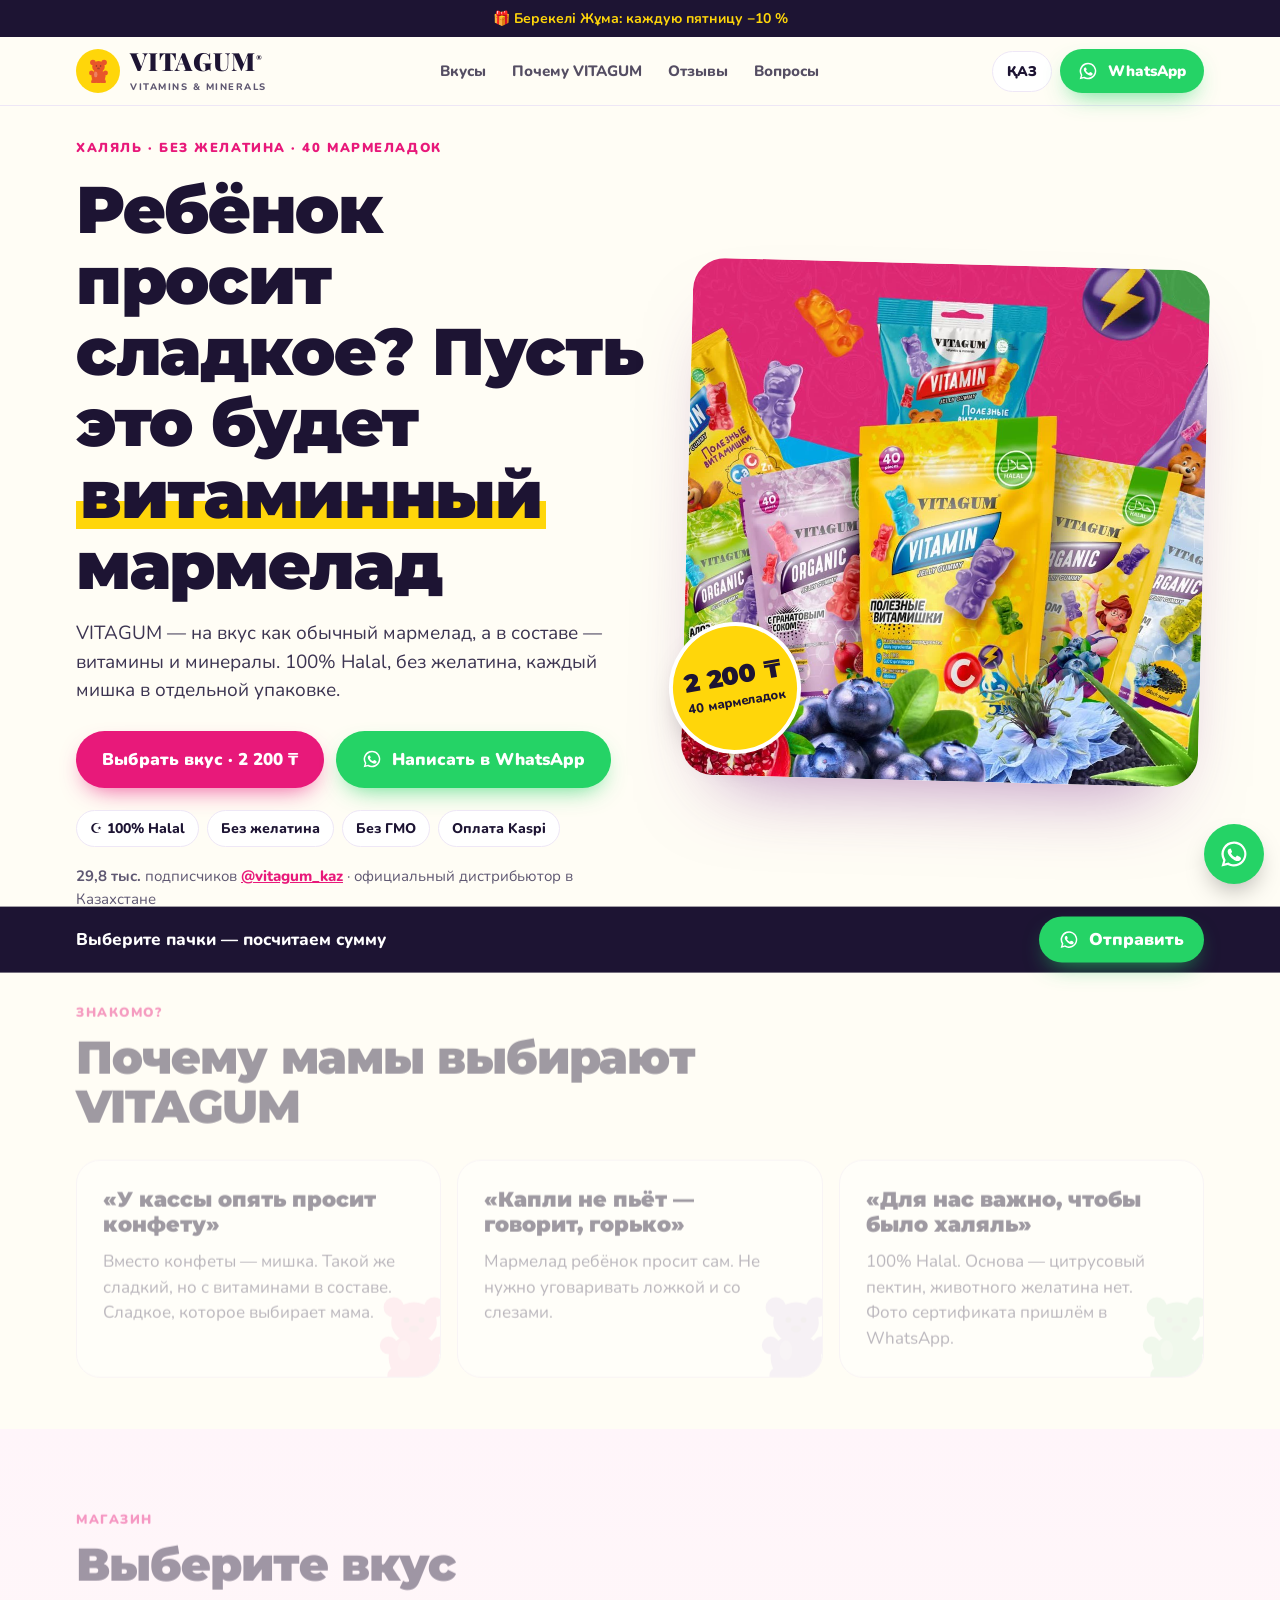
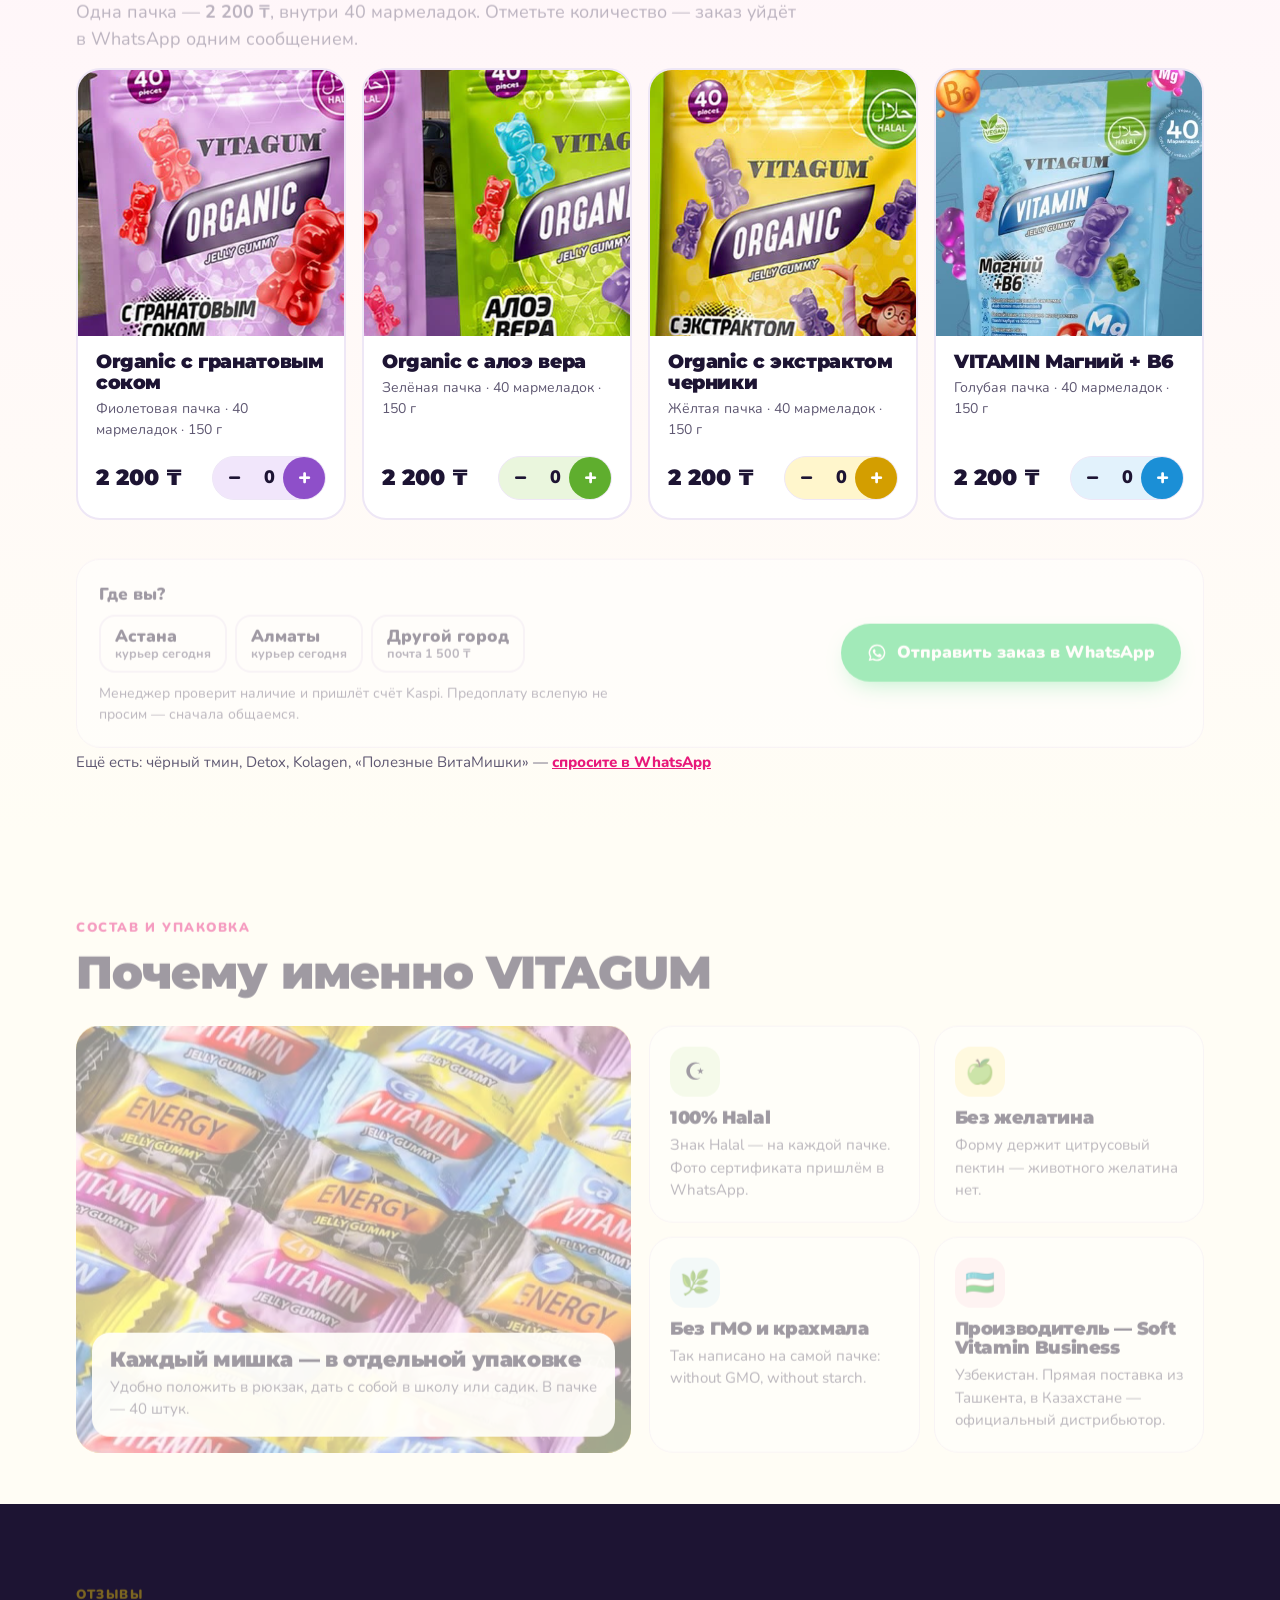
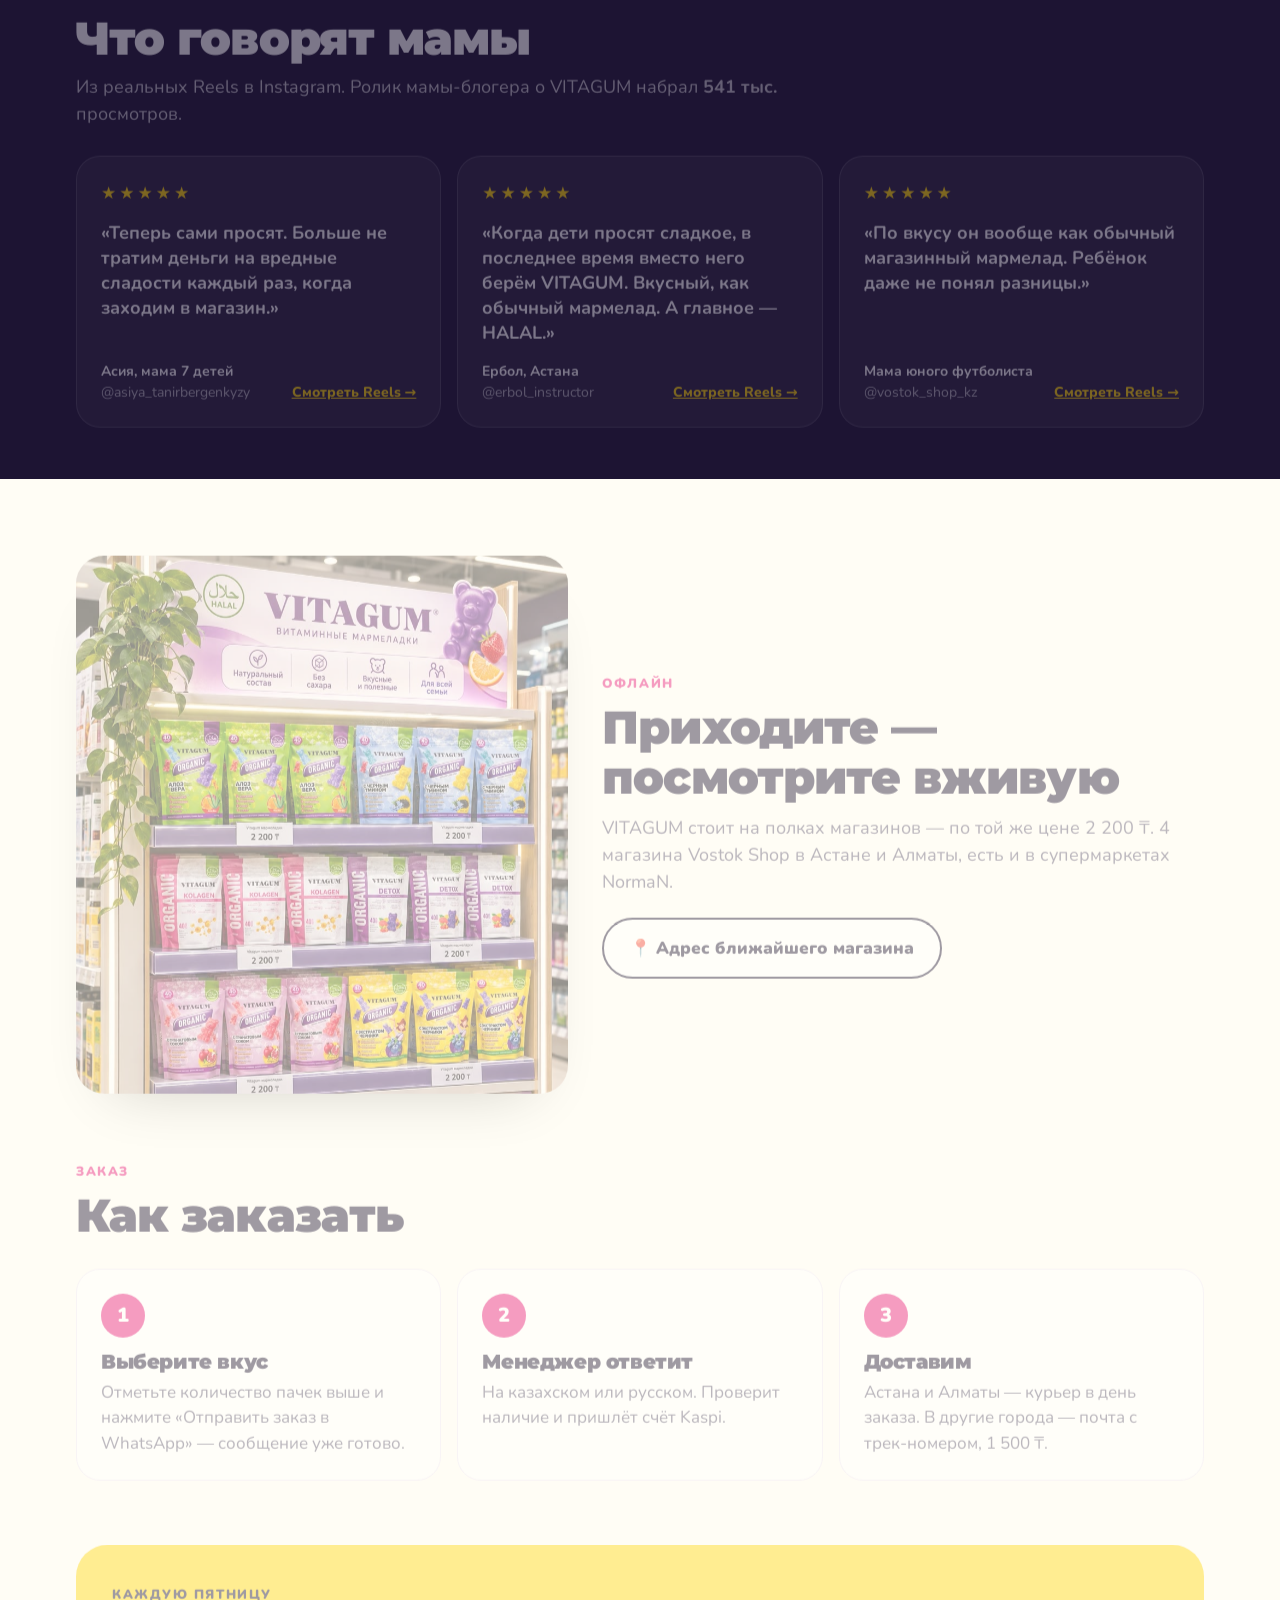
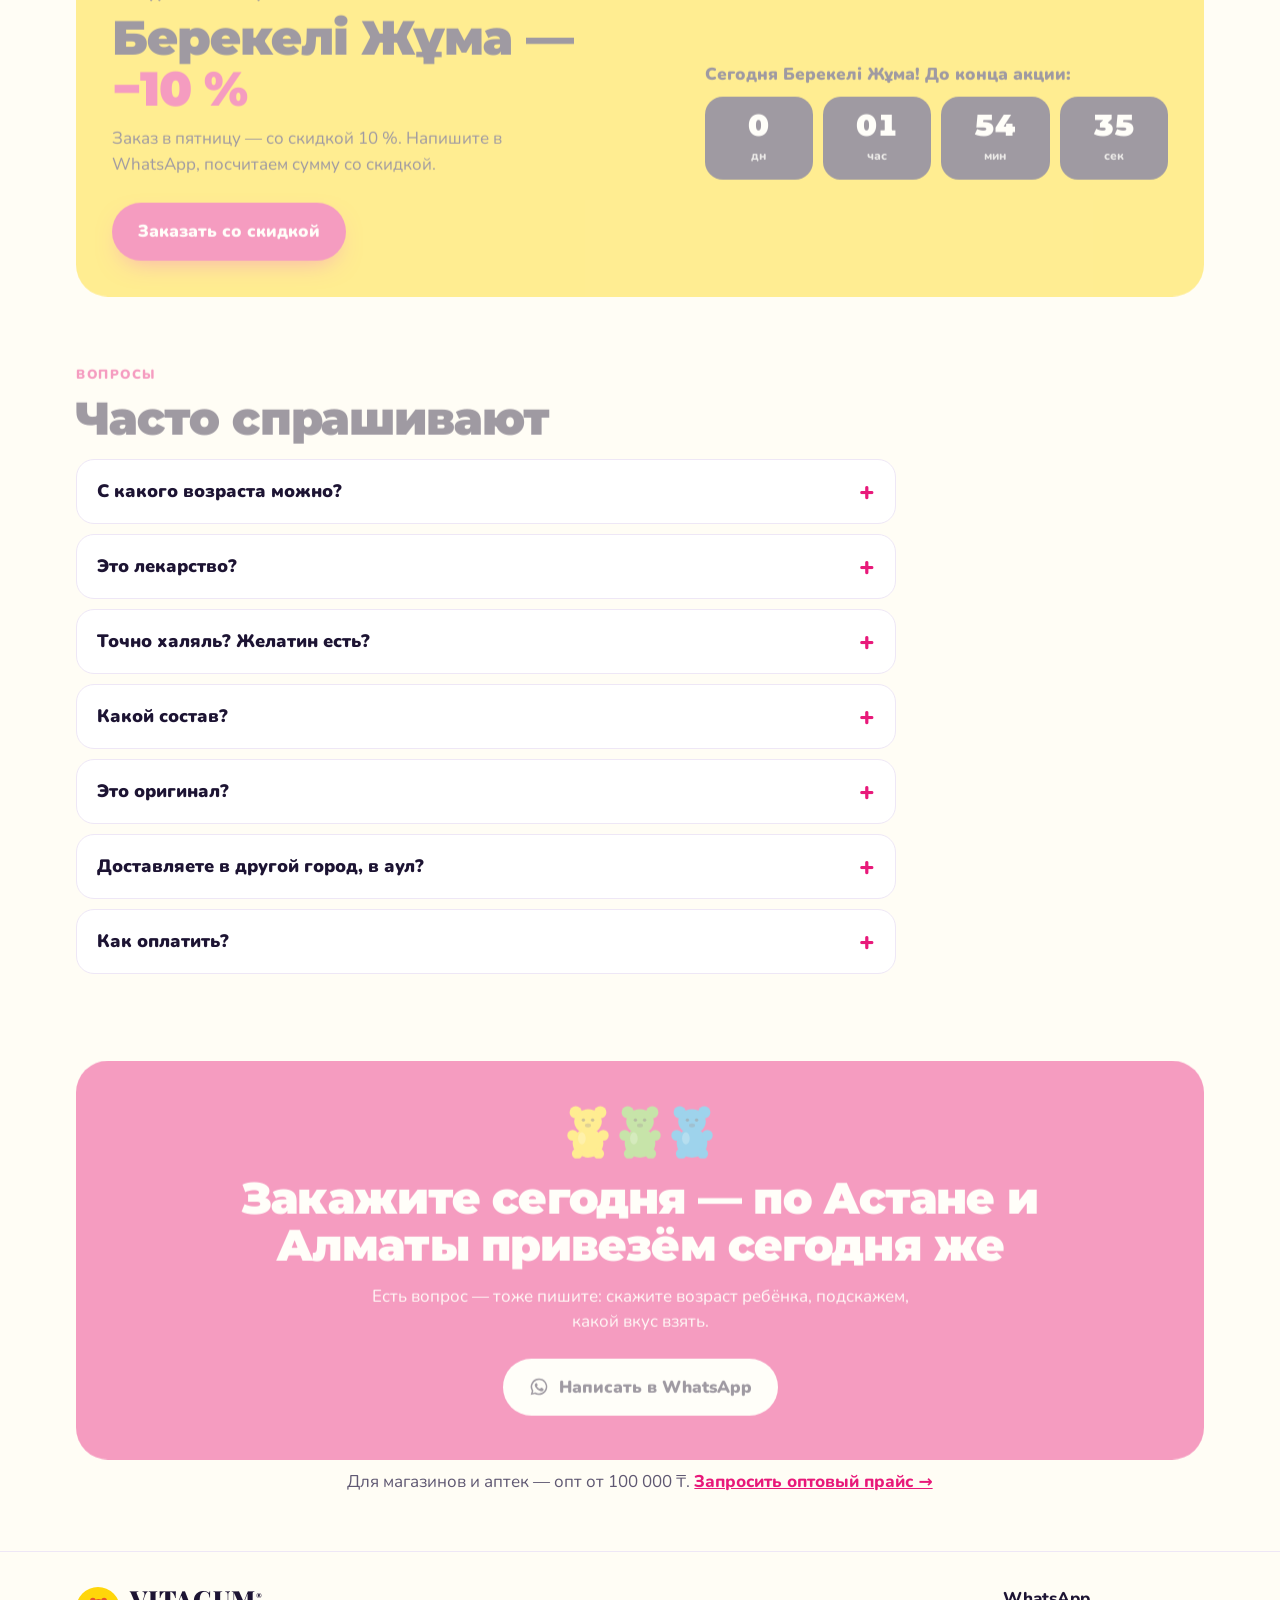
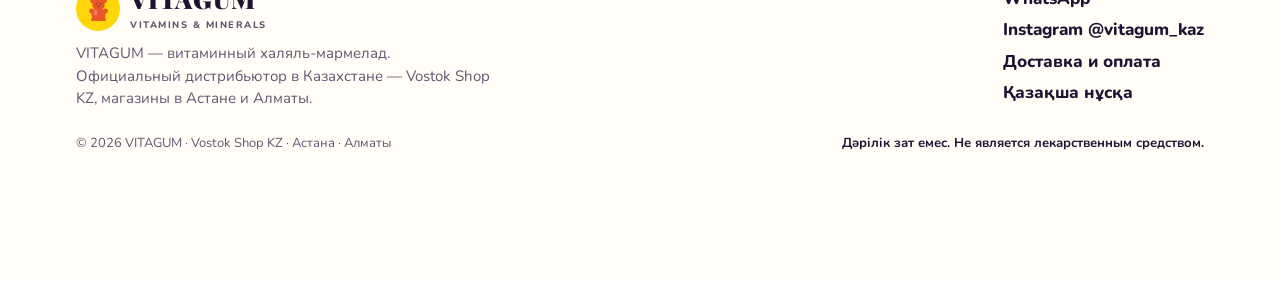
<file: about.html>
<!doctype html>
<html lang="ru">
<head>
<meta charset="utf-8">
<meta name="viewport" content="width=device-width, initial-scale=1">
<title>О бренде — VITAGUM</title>
<meta name="robots" content="noindex">
<link rel="canonical" href="index.html#about">
<meta http-equiv="refresh" content="0; url=index.html?lang=ru#about">
<style>
  :root{--brand:#7b4fc4;--ink:#1c1726;--cream:#fffbea}
  body{margin:0;min-height:100vh;display:grid;place-items:center;background:var(--cream);color:var(--ink);font:16px/1.5 Nunito,system-ui,sans-serif;padding:16px;box-sizing:border-box;text-align:center}
  a{color:var(--brand);font-weight:800}
</style>
</head>
<body>
<p>Раздел «О бренде» теперь на главной странице.<br><a href="index.html?lang=ru#about">Перейти к разделу «О бренде» →</a></p>
</body>
</html>
</file>
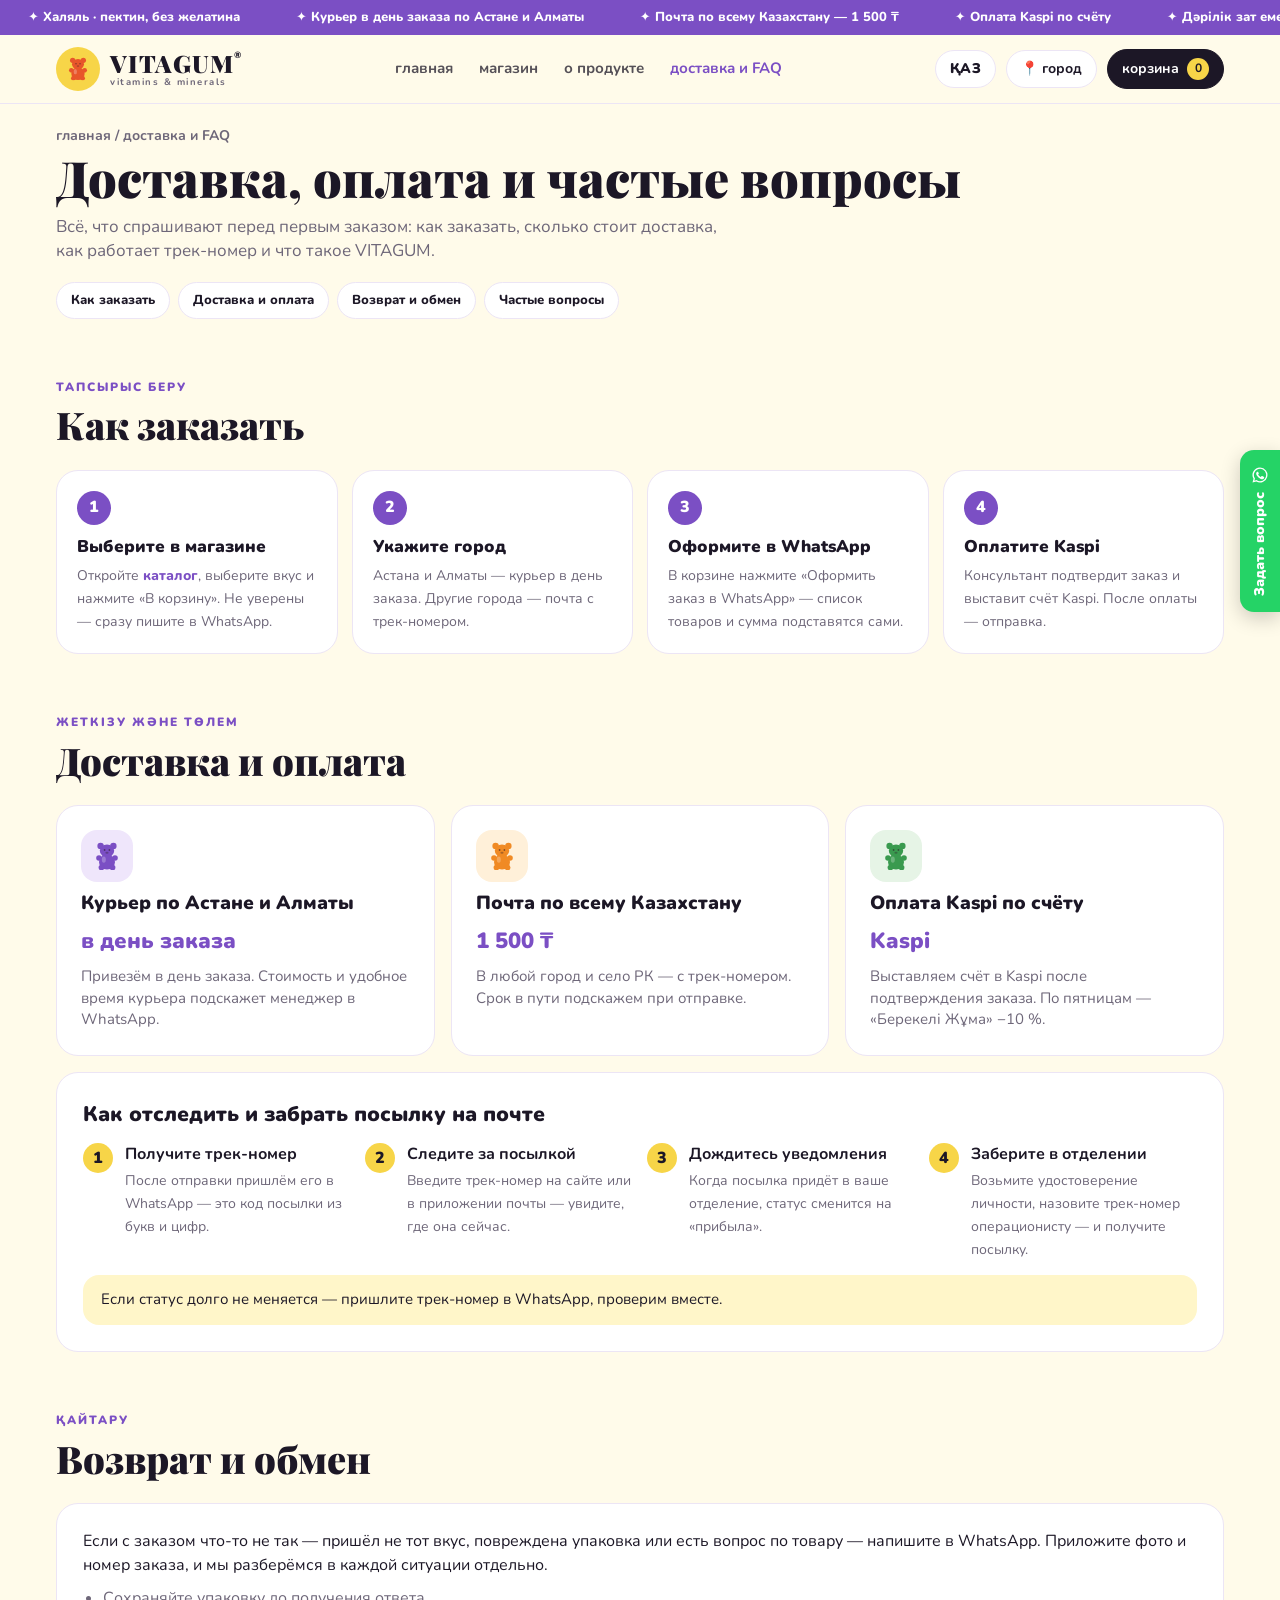
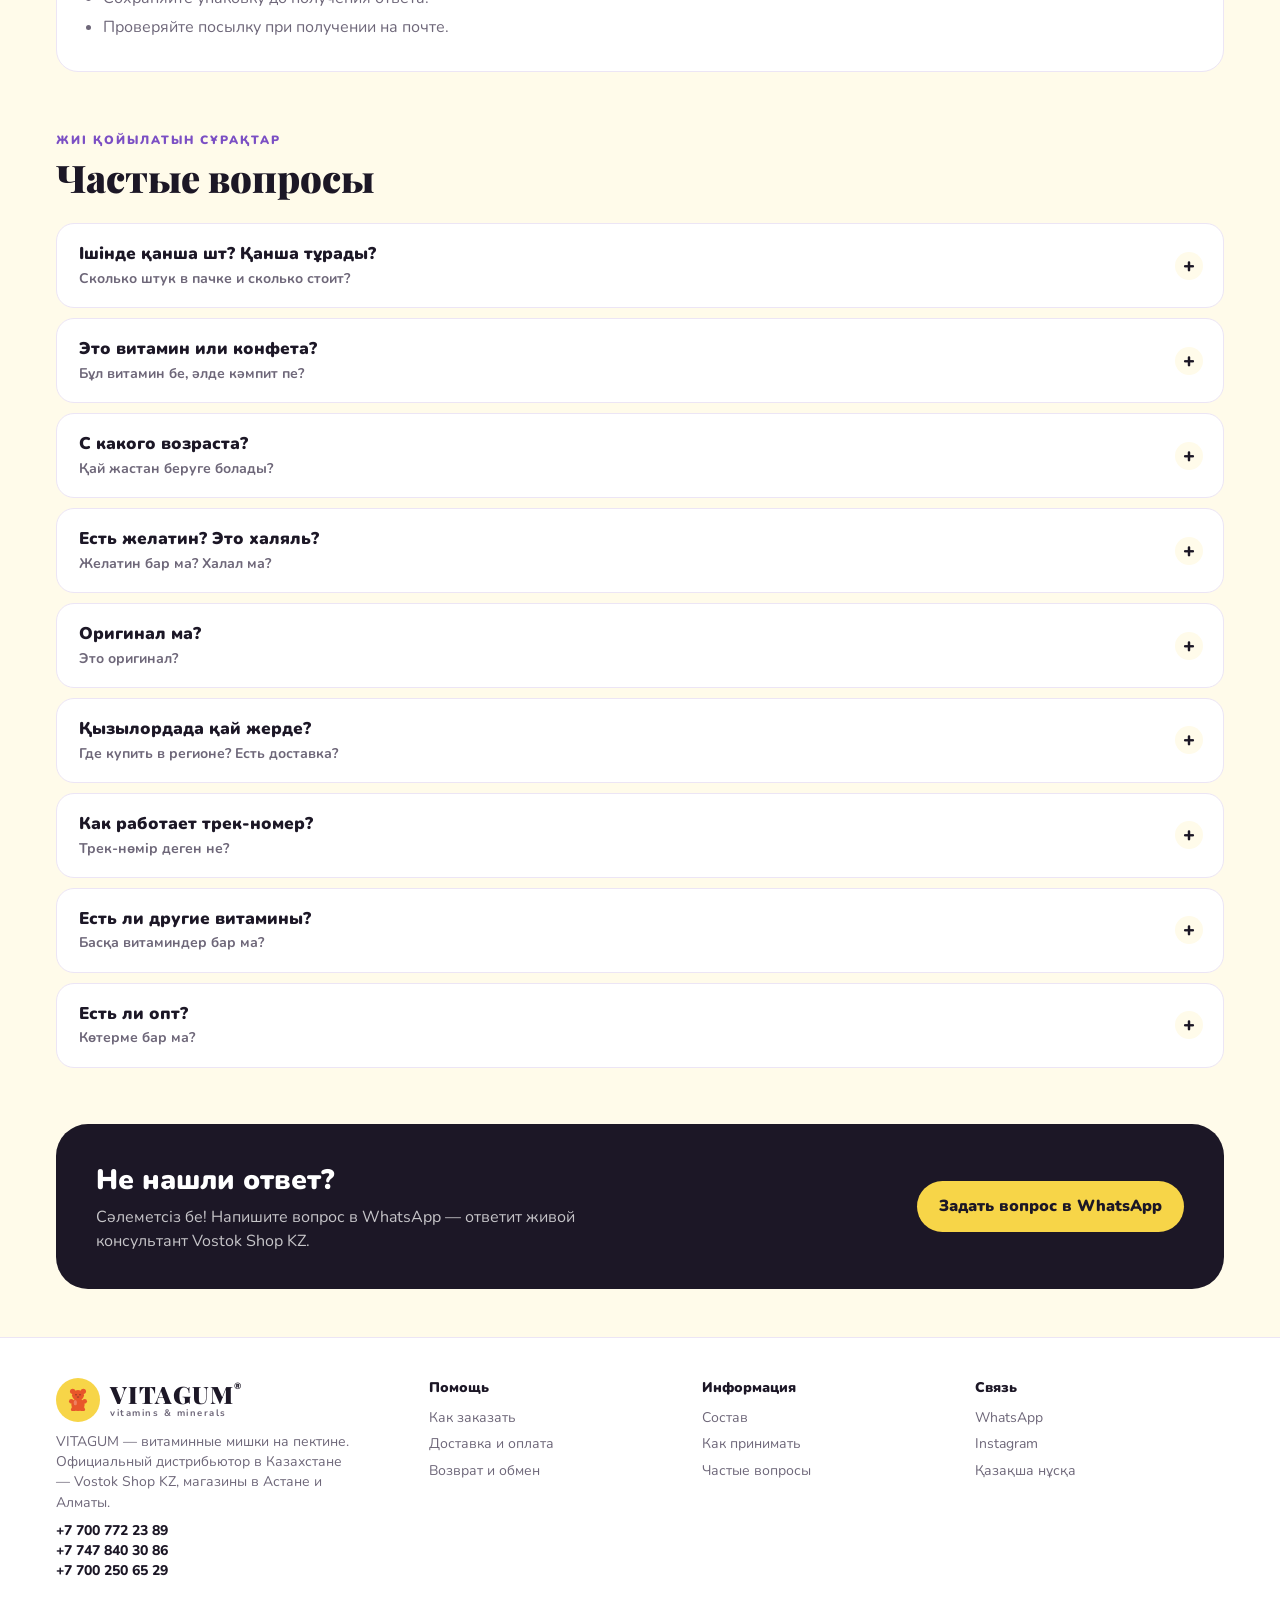
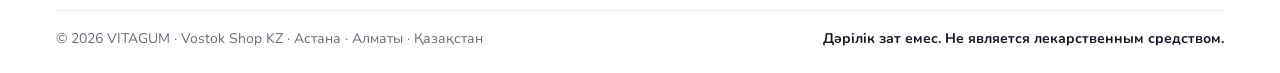
<file: info.html>
<!doctype html>
<html lang="ru">
<head>
<meta charset="utf-8">
<meta name="viewport" content="width=device-width, initial-scale=1">
<title>Доставка и FAQ — VITAGUM</title>
<meta name="description" content="Как заказать VITAGUM, доставка курьером по Астане и Алматы, почта с трек-номером по Казахстану 1 500 ₸, оплата Kaspi, частые вопросы.">
<link rel="preconnect" href="https://fonts.googleapis.com">
<link href="https://fonts.googleapis.com/css2?family=Nunito:wght@400;600;800;900&family=Playfair+Display:wght@800;900&display=swap" rel="stylesheet">
<link rel="stylesheet" href="assets/styles.css">
<script type="application/ld+json">
{
 "@context": "https://schema.org",
 "@type": "FAQPage",
 "mainEntity": [
  {
   "@type": "Question",
   "name": "Ішінде қанша шт? Қанша тұрады? — Сколько штук в пачке и сколько стоит?",
   "acceptedAnswer": {
    "@type": "Answer",
    "text": "VITAGUM Organic — 2 200 ₸ за пачку 150 г, 40 мишек в индивидуальной обёртке. VITAGUM Organic Detox и Kinder Gel — цена в WhatsApp."
   }
  },
  {
   "@type": "Question",
   "name": "Это витамин или конфета?",
   "acceptedAnswer": {
    "@type": "Answer",
    "text": "VITAGUM — витаминный мармелад: мишки на пектине с экстрактами фруктов и витаминами. Это часть рациона, а не лекарство. Дәрілік зат емес — не является лекарственным средством."
   }
  },
  {
   "@type": "Question",
   "name": "С какого возраста? Қай жастан беруге болады?",
   "acceptedAnswer": {
    "@type": "Answer",
    "text": "Для детей — возраст и порцию смотрите на этикетке пачки или уточним в WhatsApp: пришлём фото инструкции с упаковки."
   }
  },
  {
   "@type": "Question",
   "name": "Есть желатин? Это халяль? Желатин бар ма? Халал ма?",
   "acceptedAnswer": {
    "@type": "Answer",
    "text": "Желатина нет — мишки сделаны на цитрусовом пектине. VITAGUM подходит для халяльного рациона; документы — по запросу в WhatsApp."
   }
  },
  {
   "@type": "Question",
   "name": "Оригинал ма? Это оригинал?",
   "acceptedAnswer": {
    "@type": "Answer",
    "text": "Да. Vostok Shop KZ — официальный дистрибьютор VITAGUM в Казахстане, товар идёт прямой поставкой из Ташкента. Есть 4 магазина в Астане и Алматы — адрес ближайшего пришлём в WhatsApp."
   }
  },
  {
   "@type": "Question",
   "name": "Қызылордада қай жерде? Есть ли доставка в мой регион?",
   "acceptedAnswer": {
    "@type": "Answer",
    "text": "Магазины есть только в Астане и Алматы. В Кызылорду и любой другой город Казахстана отправляем почтой с трек-номером — 1 500 ₸."
   }
  },
  {
   "@type": "Question",
   "name": "Как работает трек-номер? Трек-нөмір деген не?",
   "acceptedAnswer": {
    "@type": "Answer",
    "text": "После отправки мы присылаем трек-номер в WhatsApp. По нему можно смотреть, где посылка, на сайте или в приложении почты. Когда посылка придёт в ваше отделение, приходите с удостоверением личности и трек-номером и забирайте."
   }
  },
  {
   "@type": "Question",
   "name": "Есть ли другие витамины? Басқа витаминдер бар ма?",
   "acceptedAnswer": {
    "@type": "Answer",
    "text": "На сайте — только VITAGUM. Другие витамины есть у нашего дистрибьютора Vostok Shop — напишите в WhatsApp."
   }
  },
  {
   "@type": "Question",
   "name": "Есть ли опт? Көтерме бар ма?",
   "acceptedAnswer": {
    "@type": "Answer",
    "text": "Да, опт от 100 000 ₸. Напишите в WhatsApp — пришлём оптовый прайс."
   }
  }
 ]
}
</script>
<style>
  .if-sec{margin:56px 0;scroll-margin-top:96px}
  .if-sec > h2{font-size:clamp(26px,4vw,38px);font-weight:900;line-height:1.1}
  .if-lead{color:var(--muted);font-size:17px;max-width:680px;margin-top:10px}
  .if-kicker{display:inline-block;font-weight:900;font-size:12px;letter-spacing:2px;text-transform:uppercase;color:var(--brand);margin-bottom:8px}

  .if-head{margin:22px 0 0}
  .if-head h1{font-size:clamp(32px,5vw,50px);font-weight:900;line-height:1.05;margin-top:6px}
  .toc{display:flex;flex-wrap:wrap;gap:8px;margin-top:18px}

  /* шаги */
  .steps{list-style:none;display:grid;grid-template-columns:repeat(4,1fr);gap:14px;margin-top:24px;counter-reset:st}
  .steps li{background:var(--card);border:1px solid var(--line);border-radius:var(--radius);padding:20px;counter-increment:st}
  .steps li::before{content:counter(st);display:grid;place-items:center;width:34px;height:34px;border-radius:50%;background:var(--brand);color:#fff;font-weight:900;margin-bottom:10px}
  .steps b{display:block;font-size:17px;font-weight:900;margin-bottom:4px}
  .steps span{color:var(--muted);font-size:14px}

  /* доставка */
  .dlv{display:grid;grid-template-columns:repeat(3,1fr);gap:16px;margin-top:24px}
  .dcard{background:var(--card);border:1px solid var(--line);border-radius:var(--radius);padding:24px;display:flex;flex-direction:column;gap:8px}
  .dcard .ic{width:52px;height:52px;border-radius:16px;display:grid;place-items:center}
  .dcard .ic svg{width:24px}
  .dcard h3{font-size:19px;font-weight:900}
  .dcard .pr{font-size:22px;font-weight:900;color:var(--brand)}
  .dcard p{color:var(--muted);font-size:15px}
  .track{margin-top:16px;background:var(--card);border:1px solid var(--line);border-radius:var(--radius);padding:26px}
  .track h3{font-size:21px;font-weight:900;margin-bottom:14px}
  .track ol{list-style:none;display:grid;grid-template-columns:repeat(4,1fr);gap:14px;counter-reset:tr}
  .track li{counter-increment:tr;padding-left:42px;position:relative}
  .track li::before{content:counter(tr);position:absolute;left:0;top:0;width:30px;height:30px;border-radius:50%;background:var(--accent);display:grid;place-items:center;font-weight:900}
  .track li b{display:block;margin-bottom:2px}
  .track li span{color:var(--muted);font-size:14px}
  .tr-note{margin-top:14px;padding:14px 18px;border-radius:16px;background:#fff6c9;font-size:15px}

  /* возврат */
  .ret{background:var(--card);border:1px solid var(--line);border-radius:var(--radius);padding:26px;margin-top:24px}
  .ret ul{margin:10px 0 0 20px;color:var(--muted)}
  .ret li{margin:6px 0}

  /* faq */
  .faq{margin-top:24px;display:flex;flex-direction:column;gap:10px}
  .faq details{background:var(--card);border:1px solid var(--line);border-radius:18px;overflow:hidden}
  .faq details[open]{border-color:var(--brand)}
  .faq summary{list-style:none;cursor:pointer;padding:18px 56px 18px 22px;font-weight:900;font-size:17px;position:relative}
  .faq summary::-webkit-details-marker{display:none}
  .faq summary small{display:block;font-weight:700;font-size:14px;color:var(--muted);margin-top:2px}
  .faq summary::after{content:"+";position:absolute;right:20px;top:50%;transform:translateY(-50%);width:28px;height:28px;border-radius:50%;background:var(--cream);display:grid;place-items:center;font-size:20px;line-height:1;transition:transform .2s}
  .faq details[open] summary::after{content:"−";background:var(--accent)}
  .faq .ans{padding:0 22px 20px;color:var(--ink)}
  .faq .ans p + p{margin-top:8px}
  .faq .ans .kz{color:var(--brand);font-weight:800}

  @media (max-width:900px){
    .steps,.track ol{grid-template-columns:repeat(2,1fr)}
    .dlv{grid-template-columns:1fr}
  }
  @media (max-width:560px){
    .steps,.track ol{grid-template-columns:1fr}
    .if-sec{margin:44px 0}
    .track,.ret{padding:22px}
    .faq summary{font-size:16px;padding:16px 52px 16px 18px}
    .faq .ans{padding:0 18px 18px}
  }
</style>
</head>
<body>
<div id="vg-header" data-active="info"></div>

<main class="wrap">
  <div class="if-head">
    <div class="crumbs"><a href="index.html">главная</a> / доставка и FAQ</div>
    <h1 class="serif">Доставка, оплата и частые вопросы</h1>
    <p class="if-lead">Всё, что спрашивают перед первым заказом: как заказать, сколько стоит доставка, как работает трек-номер и что такое VITAGUM.</p>
    <nav class="toc" aria-label="Разделы страницы">
      <a class="chip" href="#order">Как заказать</a>
      <a class="chip" href="#delivery">Доставка и оплата</a>
      <a class="chip" href="#return">Возврат и обмен</a>
      <a class="chip" href="#faq">Частые вопросы</a>
    </nav>
  </div>

  <section class="if-sec" id="order" aria-labelledby="order-h">
    <span class="if-kicker">Тапсырыс беру</span>
    <h2 id="order-h" class="serif">Как заказать</h2>
    <ol class="steps">
      <li><b>Выберите в магазине</b><span>Откройте <a href="shop.html" style="color:var(--brand);font-weight:800">каталог</a>, выберите вкус и нажмите «В корзину». Не уверены — сразу пишите в WhatsApp.</span></li>
      <li><b>Укажите город</b><span>Астана и Алматы — курьер в день заказа. Другие города — почта с трек-номером.</span></li>
      <li><b>Оформите в WhatsApp</b><span>В корзине нажмите «Оформить заказ в WhatsApp» — список товаров и сумма подставятся сами.</span></li>
      <li><b>Оплатите Kaspi</b><span>Консультант подтвердит заказ и выставит счёт Kaspi. После оплаты — отправка.</span></li>
    </ol>
  </section>

  <section class="if-sec" id="delivery" aria-labelledby="delivery-h">
    <span class="if-kicker">Жеткізу және төлем</span>
    <h2 id="delivery-h" class="serif">Доставка и оплата</h2>
    <div class="dlv">
      <div class="dcard">
        <span class="ic" style="background:#efe6fb" data-bear="#7b4fc4" aria-hidden="true"></span>
        <h3>Курьер по Астане и Алматы</h3>
        <div class="pr">в день заказа</div>
        <p>Привезём в день заказа. Стоимость и удобное время курьера подскажет менеджер в WhatsApp.</p>
      </div>
      <div class="dcard">
        <span class="ic" style="background:#fff0d9" data-bear="#f08a24" aria-hidden="true"></span>
        <h3>Почта по всему Казахстану</h3>
        <div class="pr" id="postPrice">1 500 ₸</div>
        <p>В любой город и село РК — с трек-номером. Срок в пути подскажем при отправке.</p>
      </div>
      <div class="dcard">
        <span class="ic" style="background:#e6f4e6" data-bear="#3a9a4f" aria-hidden="true"></span>
        <h3>Оплата Kaspi по счёту</h3>
        <div class="pr">Kaspi</div>
        <p>Выставляем счёт в Kaspi после подтверждения заказа. По пятницам — «Берекелі Жұма» −10 %.</p>
      </div>
    </div>

    <div class="track">
      <h3>Как отследить и забрать посылку на почте</h3>
      <ol>
        <li><b>Получите трек-номер</b><span>После отправки пришлём его в WhatsApp — это код посылки из букв и цифр.</span></li>
        <li><b>Следите за посылкой</b><span>Введите трек-номер на сайте или в приложении почты — увидите, где она сейчас.</span></li>
        <li><b>Дождитесь уведомления</b><span>Когда посылка придёт в ваше отделение, статус сменится на «прибыла».</span></li>
        <li><b>Заберите в отделении</b><span>Возьмите удостоверение личности, назовите трек-номер операционисту — и получите посылку.</span></li>
      </ol>
      <p class="tr-note">Если статус долго не меняется — пришлите трек-номер в WhatsApp, проверим вместе.</p>
    </div>
  </section>

  <section class="if-sec" id="return" aria-labelledby="return-h">
    <span class="if-kicker">Қайтару</span>
    <h2 id="return-h" class="serif">Возврат и обмен</h2>
    <div class="ret">
      <p>Если с заказом что-то не так — пришёл не тот вкус, повреждена упаковка или есть вопрос по товару — напишите в WhatsApp. Приложите фото и номер заказа, и мы разберёмся в каждой ситуации отдельно.</p>
      <ul>
        <li>Сохраняйте упаковку до получения ответа.</li>
        <li>Проверяйте посылку при получении на почте.</li>
      </ul>
    </div>
  </section>

  <section class="if-sec" id="faq" aria-labelledby="faq-h">
    <span class="if-kicker">Жиі қойылатын сұрақтар</span>
    <h2 id="faq-h" class="serif">Частые вопросы</h2>
    <div class="faq">
      <details>
        <summary>Ішінде қанша шт? Қанша тұрады?<small>Сколько штук в пачке и сколько стоит?</small></summary>
        <div class="ans">
          <p><b>VITAGUM Organic</b> — <span id="orgPrice">2 200 ₸</span> за пачку <span id="orgPack">150 г, 40 мишек</span> в индивидуальной обёртке. VITAGUM Organic Detox и Kinder Gel — цена в WhatsApp.</p>
          <p><span class="kz">Сұраңыз</span> — пришлём фото этикетки в WhatsApp.</p>
        </div>
      </details>
      <details>
        <summary>Это витамин или конфета?<small>Бұл витамин бе, әлде кәмпит пе?</small></summary>
        <div class="ans">
          <p>Это <b>витаминный мармелад</b>: мишки на пектине с экстрактами фруктов и витаминами. Подходит как часть рациона — не вместо еды и не вместо лечения.</p>
          <p><span class="kz">Дәрілік зат емес</span> — не является лекарственным средством.</p>
        </div>
      </details>
      <details>
        <summary>С какого возраста?<small>Қай жастан беруге болады?</small></summary>
        <div class="ans">
          <p>Для детей — <b>возраст и порцию смотрите на этикетке пачки</b> или уточним в WhatsApp: пришлём фото инструкции с упаковки.</p>
        </div>
      </details>
      <details>
        <summary>Есть желатин? Это халяль?<small>Желатин бар ма? Халал ма?</small></summary>
        <div class="ans">
          <p><b>Желатина нет</b> — мишки держат форму на цитрусовом пектине (растительный загуститель из фруктов). VITAGUM подходит для халяльного рациона.</p>
          <p>Документы — по запросу в WhatsApp.</p>
        </div>
      </details>
      <details>
        <summary>Оригинал ма?<small>Это оригинал?</small></summary>
        <div class="ans">
          <p><span class="kz">Иә, оригинал.</span> Vostok Shop KZ — официальный дистрибьютор VITAGUM в Казахстане, поставка напрямую из Ташкента.</p>
          <p>Можно прийти в один из 4 магазинов в Астане и Алматы и посмотреть пачку вживую — адрес ближайшего пришлём в WhatsApp.</p>
        </div>
      </details>
      <details>
        <summary>Қызылордада қай жерде?<small>Где купить в регионе? Есть доставка?</small></summary>
        <div class="ans">
          <p>Магазины — только в Астане и Алматы. В <b>Кызылорду, Шымкент, Талдыкорган и любой другой город</b> отправляем почтой с трек-номером — <b>1 500 ₸</b>.</p>
          <p><span class="kz">Қазақстанның барлық қалаларына жібереміз.</span></p>
        </div>
      </details>
      <details>
        <summary>Как работает трек-номер?<small>Трек-нөмір деген не?</small></summary>
        <div class="ans">
          <p>Трек-номер — это код вашей посылки. После отправки пришлём его в WhatsApp. По нему на сайте или в приложении почты видно, где посылка сейчас.</p>
          <p>Когда она придёт в ваше отделение — приходите с удостоверением личности и называйте трек-номер. <a href="#delivery" style="color:var(--brand);font-weight:800">Подробно по шагам →</a></p>
        </div>
      </details>
      <details>
        <summary>Есть ли другие витамины?<small>Басқа витаминдер бар ма?</small></summary>
        <div class="ans">
          <p>На сайте — только VITAGUM. Другие витамины есть у нашего дистрибьютора Vostok Shop — <a href="#" class="wa-dyn" target="_blank" rel="noopener" data-text="Сәлеметсіз бе! Хочу узнать про другие витамины Vostok Shop" style="color:var(--brand);font-weight:800">напишите в WhatsApp</a>.</p>
        </div>
      </details>
      <details>
        <summary>Есть ли опт?<small>Көтерме бар ма?</small></summary>
        <div class="ans">
          <p><b>Да, опт от 100 000 ₸.</b> Для магазинов и аптек пришлём оптовый прайс в WhatsApp.</p>
        </div>
      </details>
    </div>
  </section>

  <section class="b2b" aria-labelledby="ask-h">
    <div><h3 id="ask-h">Не нашли ответ?</h3><p>Сәлеметсіз бе! Напишите вопрос в WhatsApp — ответит живой консультант Vostok Shop KZ.</p></div>
    <a href="#" class="wa-dyn" target="_blank" rel="noopener" data-text="Сәлеметсіз бе! У меня вопрос по VITAGUM.">Задать вопрос в WhatsApp</a>
  </section>
</main>

<div id="vg-footer"></div>
<script src="assets/data.js"></script>
<script src="assets/app.js"></script>
<script>
(function(){
  document.querySelectorAll('[data-bear]').forEach(el=>{ el.innerHTML = VG.bear(el.dataset.bear); });
  document.getElementById('postPrice').textContent = VG.fmt(VG_CONFIG.postPrice);
  const org = VG.prodOf('org');
  if(org){ document.getElementById('orgPrice').textContent = org.price!=null ? VG.fmt(org.price) : VG.t('priceAsk');
    if(org.weight) document.getElementById('orgPack').textContent = `${org.weight}${org.pcs?`, ${org.pcs} мишек`:''}`; }
  document.querySelectorAll('main .wa-dyn').forEach(a=>{ a.href = VG.waLink(a.dataset.text); });
  // открыть нужный вопрос/секцию по якорю #faq
  if(location.hash==='#faq'){ const d=document.querySelector('#faq details'); if(d) d.open=true; }
  // шапка и бегущая строка вставляются скриптом — довести скролл к якорю после рендера
  const target = location.hash && document.getElementById(location.hash.slice(1));
  if(target) window.addEventListener('load', ()=>setTimeout(()=>target.scrollIntoView({behavior:'auto',block:'start'}),0));
})();
</script>
<!-- TODO:
- Стоимость и время курьера по Астане/Алматы — уточнить.
- Срок доставки почтой по РК и сервис отслеживания (Казпочта?) — уточнить.
- Политика возврата и обмена — нужна от заказчика.
- Халяль: документ (номер, орган) — уточнить.
- Адреса 4 магазинов Vostok Shop — уточнить.
- Возраст/порция для РК (бриф «от 2 лет» vs liki.uz «старше 7 лет») — сверить с этикеткой.
- Цена 2 200 ₸ — со слов блогера, сверить. Если меняется — поправить и JSON-LD.
-->
</body>
</html>
</file>
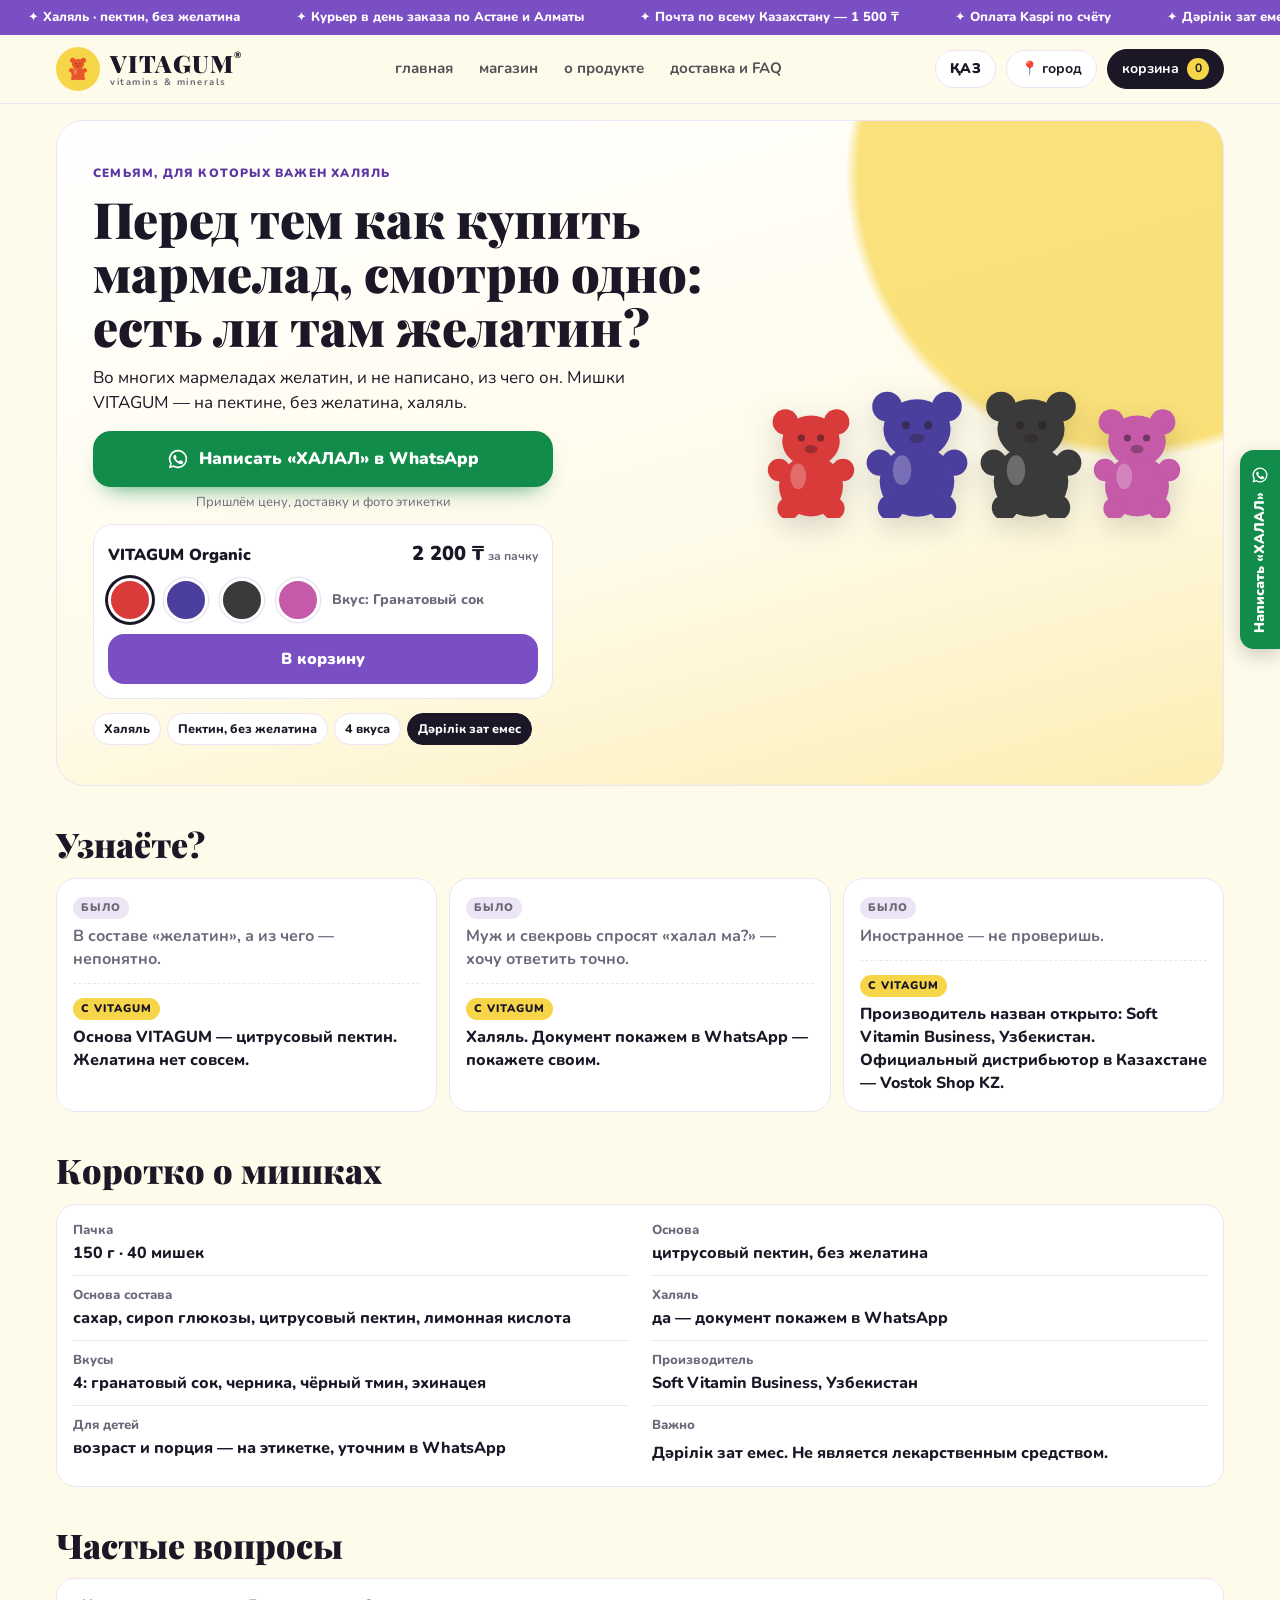
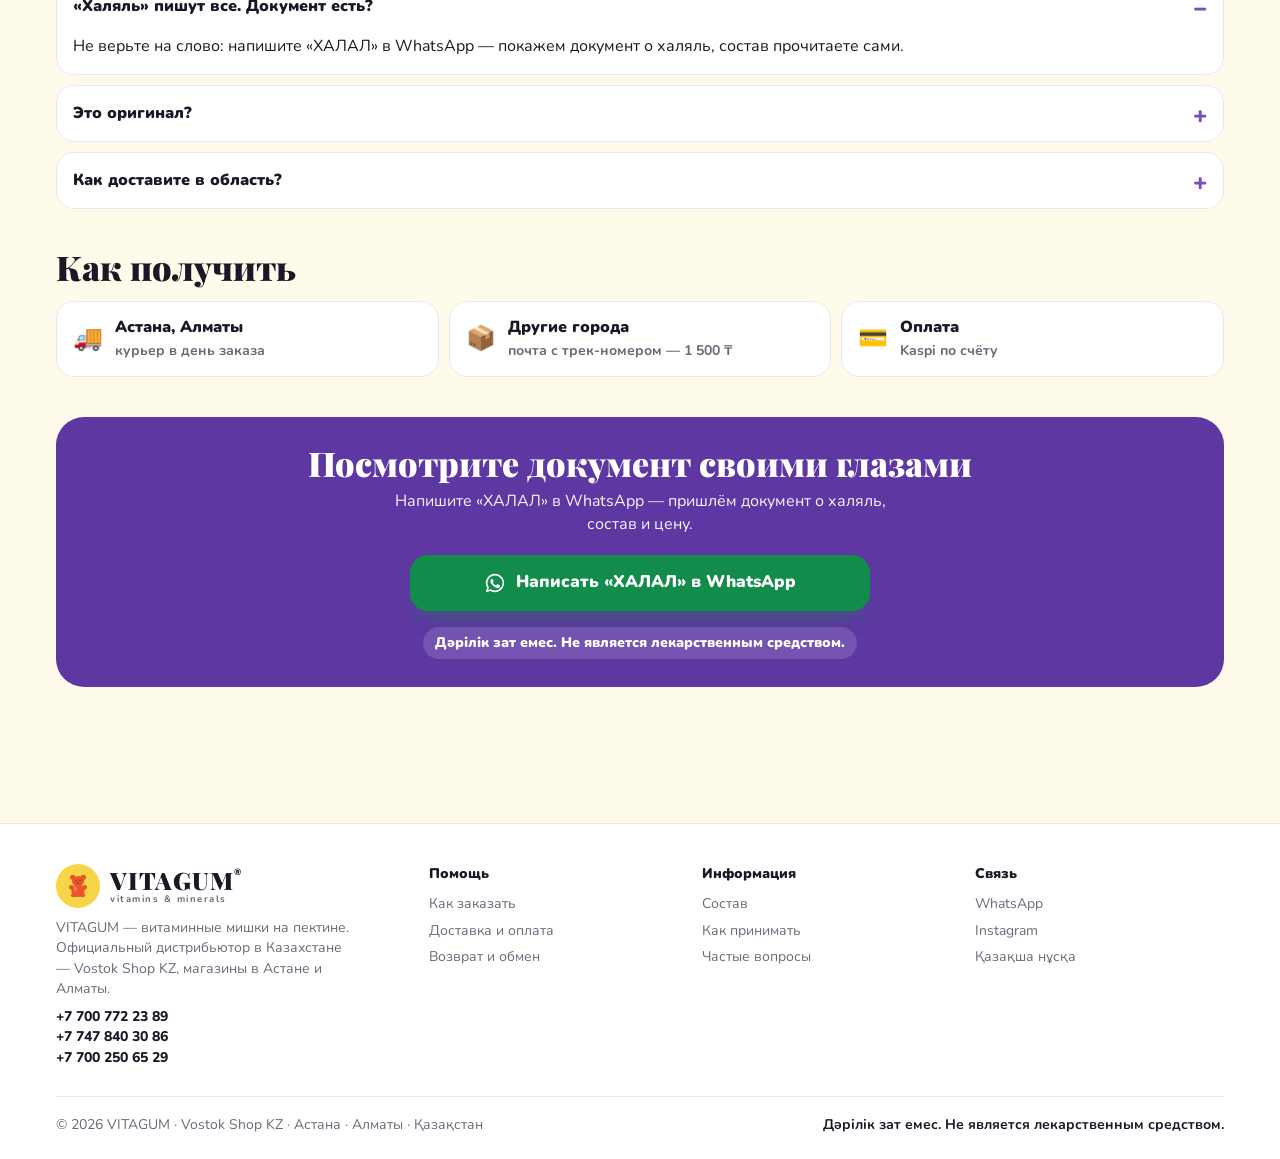
<file: lp-halal.html>
<!doctype html>
<html lang="ru">
<head>
<meta charset="utf-8">
<meta name="viewport" content="width=device-width, initial-scale=1">
<meta name="robots" content="noindex">
<title>Халяль и без желатина — мишки VITAGUM</title>
<meta name="description" content="Непонятно, из чего желатин в мармеладе? Мишки VITAGUM — на цитрусовом пектине, без желатина, халяль. Документ покажем в WhatsApp.">
<link rel="preconnect" href="https://fonts.googleapis.com">
<link href="https://fonts.googleapis.com/css2?family=Nunito:wght@400;600;800;900&family=Playfair+Display:wght@800;900&display=swap" rel="stylesheet">
<link rel="stylesheet" href="assets/styles.css">
<style>
.lp{padding-bottom:96px}
.lp-hero{margin:16px 0 8px;border-radius:28px;background:radial-gradient(circle at 92% 8%,color-mix(in srgb,var(--accent) 70%,transparent) 0 22%,transparent 23%),linear-gradient(165deg,#fff 0%,var(--cream) 60%,color-mix(in srgb,var(--accent) 35%,var(--cream)) 100%);border:1px solid var(--line);padding:24px 18px;display:grid;gap:14px;overflow:hidden}
.eyebrow{display:inline-block;font-weight:900;font-size:12px;letter-spacing:1.2px;text-transform:uppercase;color:var(--brand-dark)}
.lp-hero h1{font-family:'Playfair Display',Georgia,serif;font-size:clamp(28px,7.6vw,50px);line-height:1.08;font-weight:900;margin:8px 0 12px;overflow-wrap:break-word}
.lp-hero .sub{font-size:17px;max-width:560px}
.lp-art{display:flex;justify-content:center;align-items:flex-end;gap:2px}
.lp-art svg{width:64px;height:auto;filter:drop-shadow(0 10px 14px rgba(0,0,0,.15));animation:bob 3s ease-in-out infinite}
.lp-art svg:nth-child(2){animation-delay:.3s;width:76px}.lp-art svg:nth-child(3){animation-delay:.6s;width:76px}.lp-art svg:nth-child(4){animation-delay:.9s}
.cta-wa{display:flex;align-items:center;justify-content:center;gap:10px;background:#128c4a;color:#fff;font-weight:900;font-size:17px;padding:15px 18px;border-radius:18px;min-height:56px;box-shadow:0 12px 24px -14px rgba(18,140,74,.9);text-align:center;margin-top:16px}
.cta-wa svg{width:22px;height:22px;flex:none}
.cta-wa:hover{background:#0e7a3f}
.hint{font-size:13px;color:var(--muted);margin-top:6px;text-align:center}
.buy{background:#fff;border:1px solid var(--line);border-radius:20px;padding:14px;margin-top:12px}
.buy-top{display:flex;justify-content:space-between;align-items:baseline;gap:10px;flex-wrap:wrap}
.buy-top b{font-weight:900}
.buy .price{font-size:20px}
.buy .price small{display:inline;margin-left:4px}
.sw-row{display:flex;gap:12px;align-items:center;flex-wrap:wrap;margin-top:10px}
.sw-row button{width:44px;height:44px;border-radius:50%;border:3px solid #fff;box-shadow:0 0 0 1.5px var(--line)}
.sw-row button[aria-pressed=true]{box-shadow:0 0 0 3px var(--ink)}
.fname{font-weight:800;font-size:14px;color:var(--muted)}
.cta-cart{display:block;width:100%;margin-top:12px;background:var(--brand);color:#fff;font-weight:900;padding:13px;border-radius:16px;min-height:50px}
.cta-cart:hover{background:var(--brand-dark)}
.chips-mini{display:flex;flex-wrap:wrap;gap:6px;margin-top:14px}
.chips-mini span{background:#fff;border:1px solid var(--line);border-radius:99px;padding:6px 10px;font-weight:800;font-size:12.5px}
.chips-mini span:last-child{background:var(--ink);color:#fff;border-color:var(--ink)}
.lp-sec{margin:40px 0}
.lp-sec h2{font-family:'Playfair Display',Georgia,serif;font-size:clamp(24px,6vw,34px);font-weight:900;margin-bottom:14px;line-height:1.1}
.pains{display:grid;gap:12px}
.pain{background:#fff;border:1px solid var(--line);border-radius:20px;padding:16px}
.pain p{margin:0}
.pain .lbl{display:inline-block;font-size:11px;font-weight:900;letter-spacing:1px;text-transform:uppercase;border-radius:99px;padding:3px 8px;margin-bottom:6px}
.pain .was .lbl{background:var(--line);color:var(--muted)}
.pain .was p{color:var(--muted);font-weight:700}
.pain .now{margin-top:12px;padding-top:12px;border-top:1px dashed var(--line)}
.pain .now .lbl{background:var(--accent);color:var(--ink)}
.pain .now p{font-weight:800}
.facts{display:grid;gap:10px;background:#fff;border:1px solid var(--line);border-radius:20px;padding:16px}
.facts div{display:grid;gap:2px;padding-bottom:10px;border-bottom:1px solid var(--line)}
.facts div:last-child{border-bottom:0;padding-bottom:0}
.facts dt{font-size:13px;color:var(--muted);font-weight:800}
.facts dd{font-weight:800}
.faq details{background:#fff;border:1px solid var(--line);border-radius:18px;margin-bottom:10px}
.faq summary{cursor:pointer;list-style:none;padding:16px 44px 16px 16px;font-weight:900;position:relative;min-height:48px}
.faq summary::-webkit-details-marker{display:none}
.faq summary::after{content:'+';position:absolute;right:16px;top:12px;font-size:24px;color:var(--brand)}
.faq details[open] summary::after{content:'−'}
.faq details p{padding:0 16px 16px;color:var(--ink)}
.how{display:grid;gap:10px}
.how div{background:#fff;border:1px solid var(--line);border-radius:18px;padding:14px 16px;display:flex;gap:12px;align-items:center}
.how .ic{font-size:24px;flex:none}
.how b{display:block;font-weight:900}
.how span{color:var(--muted);font-weight:700;font-size:14px}
.final{background:var(--brand-dark);color:#fff;border-radius:28px;padding:28px 20px;text-align:center}
.final h2{color:#fff;margin-bottom:8px}
.final p{opacity:.95;max-width:520px;margin:0 auto}
.final .cta-wa{max-width:460px;margin:18px auto 0}
.final .legal-line{margin-top:16px;font-weight:900;font-size:14px;background:rgba(255,255,255,.14);display:inline-block;padding:6px 12px;border-radius:99px}
@media (min-width:760px){
  .lp-hero{grid-template-columns:1.2fr .8fr;align-items:center;padding:40px 36px;gap:28px}
  .lp-art{order:2}.lp-art svg{width:96px}.lp-art svg:nth-child(2),.lp-art svg:nth-child(3){width:112px}
  .pains,.how{grid-template-columns:repeat(3,1fr)}
  .facts{grid-template-columns:1fr 1fr;column-gap:24px}
  .facts div:nth-last-child(2){border-bottom:0}
  .hero-cta{max-width:460px}
}
@media (max-width:900px){
  .ask-fab{left:16px;right:16px;justify-content:center;padding:14px 16px;font-size:16px;background:#128c4a}
}
@media (min-width:901px){.ask-fab{background:#128c4a}}
@media (max-width:759px){.lp-art{margin:-4px 0 -6px}}
</style>
</head>
<body>
<div id="vg-header" data-active="lp"></div>

<main class="wrap lp" data-seg="halal">
  <section class="lp-hero" aria-labelledby="lpTitle">
    <div class="lp-art"><svg viewBox="0 0 60 70" aria-hidden="true"><use href="#bear" fill="#d93a3a"/></svg><svg viewBox="0 0 60 70" aria-hidden="true"><use href="#bear" fill="#4b3f9e"/></svg><svg viewBox="0 0 60 70" aria-hidden="true"><use href="#bear" fill="#3a3a3a"/></svg><svg viewBox="0 0 60 70" aria-hidden="true"><use href="#bear" fill="#c45aa8"/></svg></div>
    <div>
      <span class="eyebrow">Семьям, для которых важен халяль</span>
      <h1 id="lpTitle">Перед тем как купить мармелад, смотрю одно: есть ли там желатин?</h1>
      <p class="sub">Во многих мармеладах желатин, и не написано, из чего он. Мишки VITAGUM — на пектине, без желатина, халяль.</p>
      <div class="hero-cta">
        <a class="cta-wa wa-dyn" href="#" target="_blank" rel="noopener" data-text="Сәлеметсіз бе! ХАЛАЛ
Хочу увидеть документ о халяль на мишки VITAGUM. И подскажите цену и доставку."><svg viewBox="0 0 24 24" fill="currentColor" aria-hidden="true"><path d="M12 2a10 10 0 0 0-8.6 15.1L2 22l5-1.3A10 10 0 1 0 12 2zm0 18.2c-1.5 0-3-.4-4.2-1.2l-.3-.2-3 .8.8-2.9-.2-.3A8.2 8.2 0 1 1 12 20.2zm4.5-6.1c-.2-.1-1.5-.7-1.7-.8-.2-.1-.4-.1-.6.1l-.8 1c-.1.2-.3.2-.5.1a6.7 6.7 0 0 1-3.3-2.9c-.2-.4.3-.4.8-1.3.1-.2 0-.3 0-.4l-.8-1.8c-.2-.5-.4-.4-.6-.4h-.5a1 1 0 0 0-.7.3 3 3 0 0 0-.9 2.2 5.2 5.2 0 0 0 1.1 2.7 11.8 11.8 0 0 0 4.5 4c1.7.7 2.3.8 3.2.6.5-.1 1.5-.6 1.7-1.2.2-.6.2-1.1.2-1.2-.1-.1-.2-.2-.4-.3z"/></svg><span>Написать «ХАЛАЛ» в WhatsApp</span></a>
        <p class="hint">Пришлём цену, доставку и фото этикетки</p>
        <div class="buy">
          <div class="buy-top"><b>VITAGUM Organic</b><span class="price" id="lpPrice"></span></div>
          <div class="sw-row" role="group" aria-label="Выбрать вкус"><span id="lpSw" style="display:contents"></span><span class="fname">Вкус: <span id="lpFlav"></span></span></div>
          <button class="cta-cart" id="lpAdd" type="button">В корзину</button>
        </div>
      </div>
      <div class="chips-mini"><span>Халяль</span><span>Пектин, без желатина</span><span>4 вкуса</span><span>Дәрілік зат емес</span></div>
    </div>
  </section>

  <section class="lp-sec" aria-labelledby="hPain"><h2 id="hPain">Узнаёте?</h2><div class="pains"><article class="pain"><div class="was"><span class="lbl">Было</span><p>В составе «желатин», а из чего — непонятно.</p></div><div class="now"><span class="lbl">С VITAGUM</span><p>Основа VITAGUM — цитрусовый пектин. Желатина нет совсем.</p></div></article><article class="pain"><div class="was"><span class="lbl">Было</span><p>Муж и свекровь спросят «халал ма?» — хочу ответить точно.</p></div><div class="now"><span class="lbl">С VITAGUM</span><p>Халяль. Документ покажем в WhatsApp — покажете своим.</p></div></article><article class="pain"><div class="was"><span class="lbl">Было</span><p>Иностранное — не проверишь.</p></div><div class="now"><span class="lbl">С VITAGUM</span><p>Производитель назван открыто: Soft Vitamin Business, Узбекистан. Официальный дистрибьютор в Казахстане — Vostok Shop KZ.</p></div></article></div></section>

  <section class="lp-sec" aria-labelledby="hFacts"><h2 id="hFacts">Коротко о мишках</h2><dl class="facts"><div><dt>Пачка</dt><dd>150 г · 40 мишек</dd></div><div><dt>Основа</dt><dd>цитрусовый пектин, без желатина</dd></div><div><dt>Основа состава</dt><dd>сахар, сироп глюкозы, цитрусовый пектин, лимонная кислота</dd></div><div><dt>Халяль</dt><dd>да — документ покажем в WhatsApp</dd></div><div><dt>Вкусы</dt><dd>4: гранатовый сок, черника, чёрный тмин, эхинацея</dd></div><div><dt>Производитель</dt><dd>Soft Vitamin Business, Узбекистан</dd></div><div><dt>Для детей</dt><dd>возраст и порция — на этикетке, уточним в WhatsApp</dd></div><div><dt>Важно</dt><dd>Дәрілік зат емес. Не является лекарственным средством.</dd></div></dl></section>

  <section class="lp-sec faq" aria-labelledby="hFaq"><h2 id="hFaq">Частые вопросы</h2><details open><summary>«Халяль» пишут все. Документ есть?</summary><p>Не верьте на слово: напишите «ХАЛАЛ» в WhatsApp — покажем документ о халяль, состав прочитаете сами.</p></details><details><summary>Это оригинал?</summary><p>Мишки в Казахстан везёт официальный дистрибьютор — Vostok Shop KZ. Есть магазины в Астане и Алматы, адрес пришлём в WhatsApp.</p></details><details><summary>Как доставите в область?</summary><p>Почта по Казахстану — 1 500 ₸, трек-номер пришлём сами. Оплата — Kaspi по счёту.</p></details></section>

  <section class="lp-sec" aria-labelledby="hHow"><h2 id="hHow">Как получить</h2><div class="how"><div><span class="ic" aria-hidden="true">🚚</span><p><b>Астана, Алматы</b><span>курьер в день заказа</span></p></div><div><span class="ic" aria-hidden="true">📦</span><p><b>Другие города</b><span>почта с трек-номером — 1 500 ₸</span></p></div><div><span class="ic" aria-hidden="true">💳</span><p><b>Оплата</b><span>Kaspi по счёту</span></p></div></div></section>

  <section class="lp-sec final" aria-labelledby="hFinal">
    <h2 id="hFinal">Посмотрите документ своими глазами</h2>
    <p>Напишите «ХАЛАЛ» в WhatsApp — пришлём документ о халяль, состав и цену.</p>
    <a class="cta-wa wa-dyn" href="#" target="_blank" rel="noopener" data-text="Сәлеметсіз бе! ХАЛАЛ
Хочу увидеть документ о халяль на мишки VITAGUM. И подскажите цену и доставку."><svg viewBox="0 0 24 24" fill="currentColor" aria-hidden="true"><path d="M12 2a10 10 0 0 0-8.6 15.1L2 22l5-1.3A10 10 0 1 0 12 2zm0 18.2c-1.5 0-3-.4-4.2-1.2l-.3-.2-3 .8.8-2.9-.2-.3A8.2 8.2 0 1 1 12 20.2zm4.5-6.1c-.2-.1-1.5-.7-1.7-.8-.2-.1-.4-.1-.6.1l-.8 1c-.1.2-.3.2-.5.1a6.7 6.7 0 0 1-3.3-2.9c-.2-.4.3-.4.8-1.3.1-.2 0-.3 0-.4l-.8-1.8c-.2-.5-.4-.4-.6-.4h-.5a1 1 0 0 0-.7.3 3 3 0 0 0-.9 2.2 5.2 5.2 0 0 0 1.1 2.7 11.8 11.8 0 0 0 4.5 4c1.7.7 2.3.8 3.2.6.5-.1 1.5-.6 1.7-1.2.2-.6.2-1.1.2-1.2-.1-.1-.2-.2-.4-.3z"/></svg><span>Написать «ХАЛАЛ» в WhatsApp</span></a>
    <div class="legal-line">Дәрілік зат емес. Не является лекарственным средством.</div>
  </section>
</main>

<div id="vg-footer"></div>
<script src="assets/data.js"></script>
<script src="assets/app.js"></script>
<script>
(function(){
  const C = {"wa": "Сәлеметсіз бе! ХАЛАЛ\nХочу увидеть документ о халяль на мишки VITAGUM. И подскажите цену и доставку.", "fab": "Написать «ХАЛАЛ»", "cart": "В корзину", "added": "✓ В корзине", "flav": "Вкус"};
  const p = VG.prodOf('org'), $ = s => document.querySelector(s);
  let fi = 0;
  $('#lpPrice').innerHTML = (p.price!=null ? VG.fmt(p.price) : VG.t('priceAsk')) + '<small>' + (VG.tp(p,'priceNote')||'') + '</small>';
  function sw(){
    $('#lpSw').innerHTML = p.flavors.map((f,i)=>`<button type="button" data-fi="${i}" style="background:${f[1]}" aria-pressed="${i===fi}" aria-label="${VG.flavName(p,i)}" title="${VG.flavName(p,i)}"></button>`).join('');
    $('#lpFlav').textContent = VG.flavName(p,fi);
  }
  document.addEventListener('click', e=>{
    const b = e.target.closest('[data-fi]'); if(b){ fi = +b.dataset.fi; sw(); $('#lpSw [data-fi="'+fi+'"]').focus(); return; }
    if(e.target.closest('#lpAdd')){ const btn=$('#lpAdd'); VG.add('org', fi); btn.textContent = C.added; setTimeout(()=>btn.textContent=C.cart, 1100); }
  });
  // липкая кнопка: сегментный текст с кодовым словом
  const fab = document.querySelector('.ask-fab');
  if(fab){ fab.dataset.text = C.wa; const s = fab.querySelector('span'); if(s) s.textContent = C.fab; fab.href = VG.waLink(C.wa); }
  sw();
})();
</script>
</body>
</html>
<!-- TODO: цена 2 200 ₸ — со слов блогера, сверить; халал-документ — убедиться, что реальный документ есть до запуска рекламы; адреса магазинов — присылаются в WhatsApp; порция/возраст — по этикетке (liki.uz: «старше 7 лет» vs бриф «от 2 лет»). -->
</file>
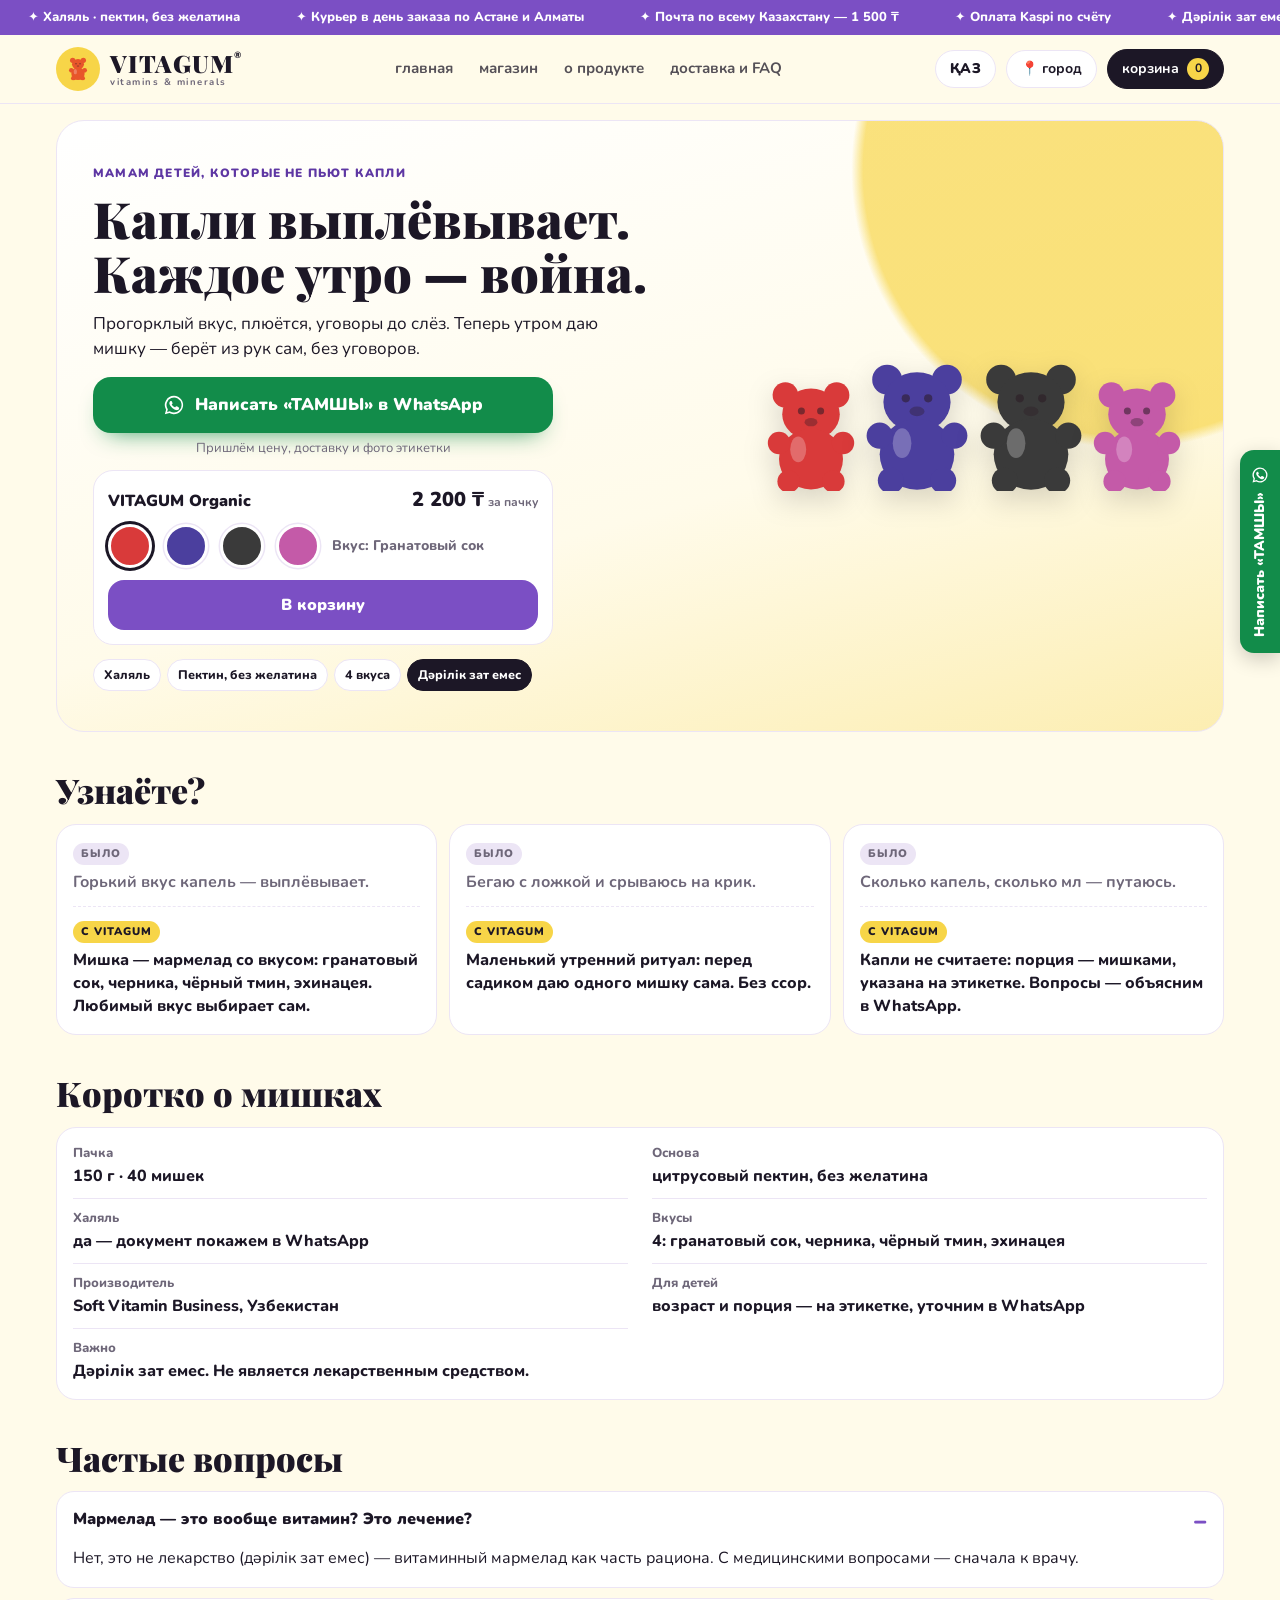
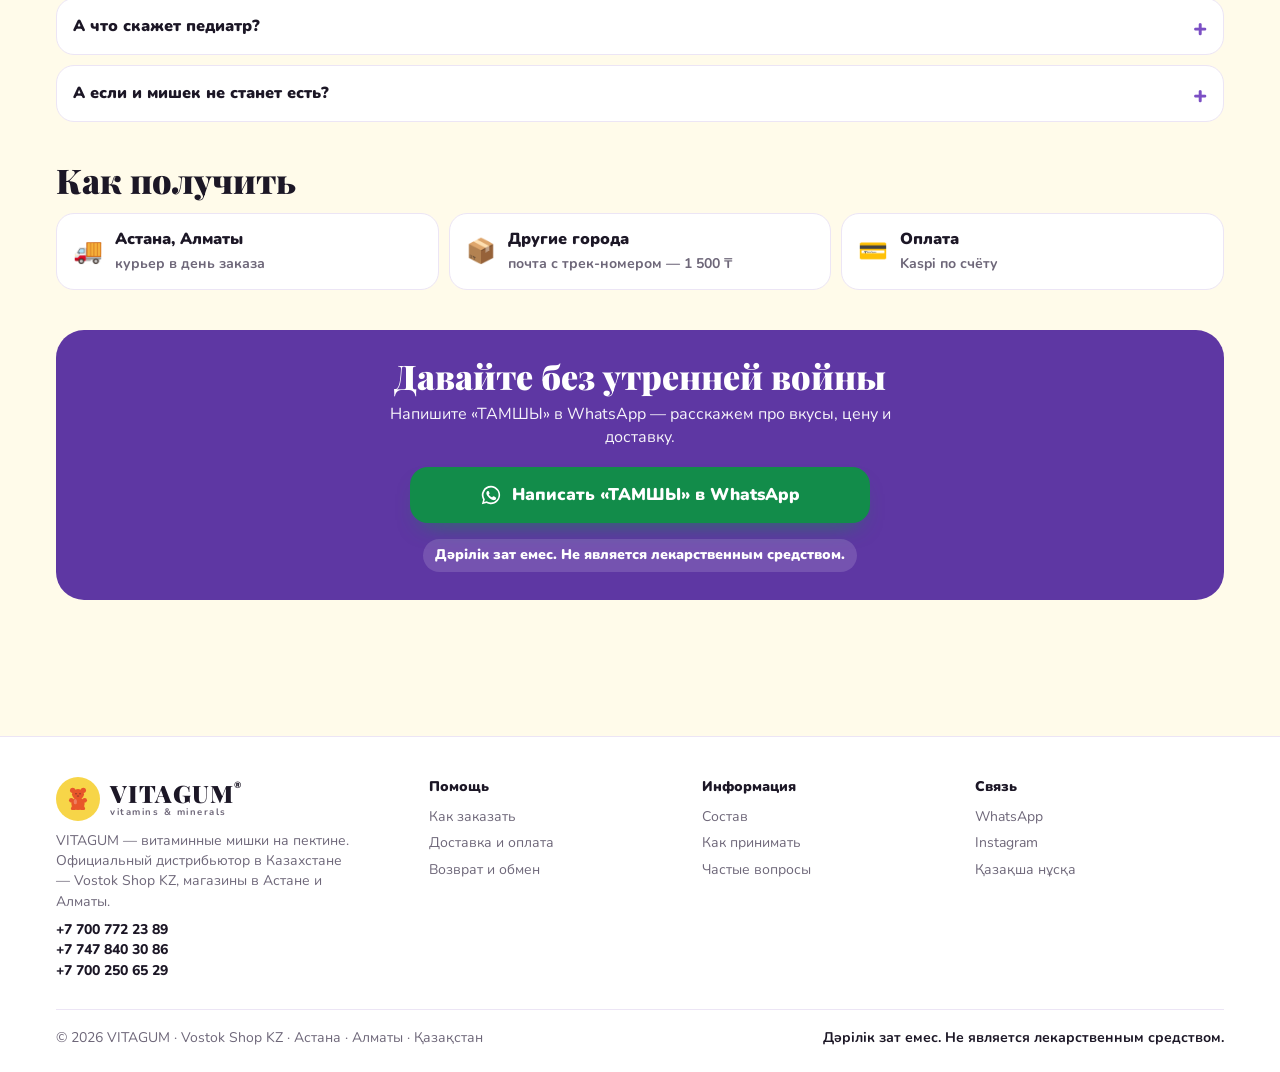
<file: lp-kapli.html>
<!doctype html>
<html lang="ru">
<head>
<meta charset="utf-8">
<meta name="viewport" content="width=device-width, initial-scale=1">
<meta name="robots" content="noindex">
<title>Не пьёт капли? — витаминные мишки VITAGUM</title>
<meta name="description" content="Ребёнок выплёвывает капли и таблетки? VITAGUM — витаминный мармелад с фруктовым вкусом: 4 вкуса, пектин, халяль.">
<link rel="preconnect" href="https://fonts.googleapis.com">
<link href="https://fonts.googleapis.com/css2?family=Nunito:wght@400;600;800;900&family=Playfair+Display:wght@800;900&display=swap" rel="stylesheet">
<link rel="stylesheet" href="assets/styles.css">
<style>
.lp{padding-bottom:96px}
.lp-hero{margin:16px 0 8px;border-radius:28px;background:radial-gradient(circle at 92% 8%,color-mix(in srgb,var(--accent) 70%,transparent) 0 22%,transparent 23%),linear-gradient(165deg,#fff 0%,var(--cream) 60%,color-mix(in srgb,var(--accent) 35%,var(--cream)) 100%);border:1px solid var(--line);padding:24px 18px;display:grid;gap:14px;overflow:hidden}
.eyebrow{display:inline-block;font-weight:900;font-size:12px;letter-spacing:1.2px;text-transform:uppercase;color:var(--brand-dark)}
.lp-hero h1{font-family:'Playfair Display',Georgia,serif;font-size:clamp(28px,7.6vw,50px);line-height:1.08;font-weight:900;margin:8px 0 12px;overflow-wrap:break-word}
.lp-hero .sub{font-size:17px;max-width:560px}
.lp-art{display:flex;justify-content:center;align-items:flex-end;gap:2px}
.lp-art svg{width:64px;height:auto;filter:drop-shadow(0 10px 14px rgba(0,0,0,.15));animation:bob 3s ease-in-out infinite}
.lp-art svg:nth-child(2){animation-delay:.3s;width:76px}.lp-art svg:nth-child(3){animation-delay:.6s;width:76px}.lp-art svg:nth-child(4){animation-delay:.9s}
.cta-wa{display:flex;align-items:center;justify-content:center;gap:10px;background:#128c4a;color:#fff;font-weight:900;font-size:17px;padding:15px 18px;border-radius:18px;min-height:56px;box-shadow:0 12px 24px -14px rgba(18,140,74,.9);text-align:center;margin-top:16px}
.cta-wa svg{width:22px;height:22px;flex:none}
.cta-wa:hover{background:#0e7a3f}
.hint{font-size:13px;color:var(--muted);margin-top:6px;text-align:center}
.buy{background:#fff;border:1px solid var(--line);border-radius:20px;padding:14px;margin-top:12px}
.buy-top{display:flex;justify-content:space-between;align-items:baseline;gap:10px;flex-wrap:wrap}
.buy-top b{font-weight:900}
.buy .price{font-size:20px}
.buy .price small{display:inline;margin-left:4px}
.sw-row{display:flex;gap:12px;align-items:center;flex-wrap:wrap;margin-top:10px}
.sw-row button{width:44px;height:44px;border-radius:50%;border:3px solid #fff;box-shadow:0 0 0 1.5px var(--line)}
.sw-row button[aria-pressed=true]{box-shadow:0 0 0 3px var(--ink)}
.fname{font-weight:800;font-size:14px;color:var(--muted)}
.cta-cart{display:block;width:100%;margin-top:12px;background:var(--brand);color:#fff;font-weight:900;padding:13px;border-radius:16px;min-height:50px}
.cta-cart:hover{background:var(--brand-dark)}
.chips-mini{display:flex;flex-wrap:wrap;gap:6px;margin-top:14px}
.chips-mini span{background:#fff;border:1px solid var(--line);border-radius:99px;padding:6px 10px;font-weight:800;font-size:12.5px}
.chips-mini span:last-child{background:var(--ink);color:#fff;border-color:var(--ink)}
.lp-sec{margin:40px 0}
.lp-sec h2{font-family:'Playfair Display',Georgia,serif;font-size:clamp(24px,6vw,34px);font-weight:900;margin-bottom:14px;line-height:1.1}
.pains{display:grid;gap:12px}
.pain{background:#fff;border:1px solid var(--line);border-radius:20px;padding:16px}
.pain p{margin:0}
.pain .lbl{display:inline-block;font-size:11px;font-weight:900;letter-spacing:1px;text-transform:uppercase;border-radius:99px;padding:3px 8px;margin-bottom:6px}
.pain .was .lbl{background:var(--line);color:var(--muted)}
.pain .was p{color:var(--muted);font-weight:700}
.pain .now{margin-top:12px;padding-top:12px;border-top:1px dashed var(--line)}
.pain .now .lbl{background:var(--accent);color:var(--ink)}
.pain .now p{font-weight:800}
.facts{display:grid;gap:10px;background:#fff;border:1px solid var(--line);border-radius:20px;padding:16px}
.facts div{display:grid;gap:2px;padding-bottom:10px;border-bottom:1px solid var(--line)}
.facts div:last-child{border-bottom:0;padding-bottom:0}
.facts dt{font-size:13px;color:var(--muted);font-weight:800}
.facts dd{font-weight:800}
.faq details{background:#fff;border:1px solid var(--line);border-radius:18px;margin-bottom:10px}
.faq summary{cursor:pointer;list-style:none;padding:16px 44px 16px 16px;font-weight:900;position:relative;min-height:48px}
.faq summary::-webkit-details-marker{display:none}
.faq summary::after{content:'+';position:absolute;right:16px;top:12px;font-size:24px;color:var(--brand)}
.faq details[open] summary::after{content:'−'}
.faq details p{padding:0 16px 16px;color:var(--ink)}
.how{display:grid;gap:10px}
.how div{background:#fff;border:1px solid var(--line);border-radius:18px;padding:14px 16px;display:flex;gap:12px;align-items:center}
.how .ic{font-size:24px;flex:none}
.how b{display:block;font-weight:900}
.how span{color:var(--muted);font-weight:700;font-size:14px}
.final{background:var(--brand-dark);color:#fff;border-radius:28px;padding:28px 20px;text-align:center}
.final h2{color:#fff;margin-bottom:8px}
.final p{opacity:.95;max-width:520px;margin:0 auto}
.final .cta-wa{max-width:460px;margin:18px auto 0}
.final .legal-line{margin-top:16px;font-weight:900;font-size:14px;background:rgba(255,255,255,.14);display:inline-block;padding:6px 12px;border-radius:99px}
@media (min-width:760px){
  .lp-hero{grid-template-columns:1.2fr .8fr;align-items:center;padding:40px 36px;gap:28px}
  .lp-art{order:2}.lp-art svg{width:96px}.lp-art svg:nth-child(2),.lp-art svg:nth-child(3){width:112px}
  .pains,.how{grid-template-columns:repeat(3,1fr)}
  .facts{grid-template-columns:1fr 1fr;column-gap:24px}
  .facts div:nth-last-child(2){border-bottom:0}
  .hero-cta{max-width:460px}
}
@media (max-width:900px){
  .ask-fab{left:16px;right:16px;justify-content:center;padding:14px 16px;font-size:16px;background:#128c4a}
}
@media (min-width:901px){.ask-fab{background:#128c4a}}
@media (max-width:759px){.lp-art{margin:-4px 0 -6px}}
</style>
</head>
<body>
<div id="vg-header" data-active="lp"></div>

<main class="wrap lp" data-seg="kapli">
  <section class="lp-hero" aria-labelledby="lpTitle">
    <div class="lp-art"><svg viewBox="0 0 60 70" aria-hidden="true"><use href="#bear" fill="#d93a3a"/></svg><svg viewBox="0 0 60 70" aria-hidden="true"><use href="#bear" fill="#4b3f9e"/></svg><svg viewBox="0 0 60 70" aria-hidden="true"><use href="#bear" fill="#3a3a3a"/></svg><svg viewBox="0 0 60 70" aria-hidden="true"><use href="#bear" fill="#c45aa8"/></svg></div>
    <div>
      <span class="eyebrow">Мамам детей, которые не пьют капли</span>
      <h1 id="lpTitle">Капли выплёвывает. Каждое утро — война.</h1>
      <p class="sub">Прогорклый вкус, плюётся, уговоры до слёз. Теперь утром даю мишку — берёт из рук сам, без уговоров.</p>
      <div class="hero-cta">
        <a class="cta-wa wa-dyn" href="#" target="_blank" rel="noopener" data-text="Сәлеметсіз бе! ТАМШЫ
Ребёнок не пьёт капли и таблетки. Хочу узнать про мишки VITAGUM: цена, вкусы, с какого возраста."><svg viewBox="0 0 24 24" fill="currentColor" aria-hidden="true"><path d="M12 2a10 10 0 0 0-8.6 15.1L2 22l5-1.3A10 10 0 1 0 12 2zm0 18.2c-1.5 0-3-.4-4.2-1.2l-.3-.2-3 .8.8-2.9-.2-.3A8.2 8.2 0 1 1 12 20.2zm4.5-6.1c-.2-.1-1.5-.7-1.7-.8-.2-.1-.4-.1-.6.1l-.8 1c-.1.2-.3.2-.5.1a6.7 6.7 0 0 1-3.3-2.9c-.2-.4.3-.4.8-1.3.1-.2 0-.3 0-.4l-.8-1.8c-.2-.5-.4-.4-.6-.4h-.5a1 1 0 0 0-.7.3 3 3 0 0 0-.9 2.2 5.2 5.2 0 0 0 1.1 2.7 11.8 11.8 0 0 0 4.5 4c1.7.7 2.3.8 3.2.6.5-.1 1.5-.6 1.7-1.2.2-.6.2-1.1.2-1.2-.1-.1-.2-.2-.4-.3z"/></svg><span>Написать «ТАМШЫ» в WhatsApp</span></a>
        <p class="hint">Пришлём цену, доставку и фото этикетки</p>
        <div class="buy">
          <div class="buy-top"><b>VITAGUM Organic</b><span class="price" id="lpPrice"></span></div>
          <div class="sw-row" role="group" aria-label="Выбрать вкус"><span id="lpSw" style="display:contents"></span><span class="fname">Вкус: <span id="lpFlav"></span></span></div>
          <button class="cta-cart" id="lpAdd" type="button">В корзину</button>
        </div>
      </div>
      <div class="chips-mini"><span>Халяль</span><span>Пектин, без желатина</span><span>4 вкуса</span><span>Дәрілік зат емес</span></div>
    </div>
  </section>

  <section class="lp-sec" aria-labelledby="hPain"><h2 id="hPain">Узнаёте?</h2><div class="pains"><article class="pain"><div class="was"><span class="lbl">Было</span><p>Горький вкус капель — выплёвывает.</p></div><div class="now"><span class="lbl">С VITAGUM</span><p>Мишка — мармелад со вкусом: гранатовый сок, черника, чёрный тмин, эхинацея. Любимый вкус выбирает сам.</p></div></article><article class="pain"><div class="was"><span class="lbl">Было</span><p>Бегаю с ложкой и срываюсь на крик.</p></div><div class="now"><span class="lbl">С VITAGUM</span><p>Маленький утренний ритуал: перед садиком даю одного мишку сама. Без ссор.</p></div></article><article class="pain"><div class="was"><span class="lbl">Было</span><p>Сколько капель, сколько мл — путаюсь.</p></div><div class="now"><span class="lbl">С VITAGUM</span><p>Капли не считаете: порция — мишками, указана на этикетке. Вопросы — объясним в WhatsApp.</p></div></article></div></section>

  <section class="lp-sec" aria-labelledby="hFacts"><h2 id="hFacts">Коротко о мишках</h2><dl class="facts"><div><dt>Пачка</dt><dd>150 г · 40 мишек</dd></div><div><dt>Основа</dt><dd>цитрусовый пектин, без желатина</dd></div><div><dt>Халяль</dt><dd>да — документ покажем в WhatsApp</dd></div><div><dt>Вкусы</dt><dd>4: гранатовый сок, черника, чёрный тмин, эхинацея</dd></div><div><dt>Производитель</dt><dd>Soft Vitamin Business, Узбекистан</dd></div><div><dt>Для детей</dt><dd>возраст и порция — на этикетке, уточним в WhatsApp</dd></div><div><dt>Важно</dt><dd>Дәрілік зат емес. Не является лекарственным средством.</dd></div></dl></section>

  <section class="lp-sec faq" aria-labelledby="hFaq"><h2 id="hFaq">Частые вопросы</h2><details open><summary>Мармелад — это вообще витамин? Это лечение?</summary><p>Нет, это не лекарство (дәрілік зат емес) — витаминный мармелад как часть рациона. С медицинскими вопросами — сначала к врачу.</p></details><details><summary>А что скажет педиатр?</summary><p>Перед тем как давать ребёнку новое, посоветуйтесь с врачом — мы только за. Пришлём фото этикетки в WhatsApp, покажете педиатру.</p></details><details><summary>А если и мишек не станет есть?</summary><p>Вкусов четыре. Начните с одной пачки: не понравился вкус — в следующий раз возьмёте другой.</p></details></section>

  <section class="lp-sec" aria-labelledby="hHow"><h2 id="hHow">Как получить</h2><div class="how"><div><span class="ic" aria-hidden="true">🚚</span><p><b>Астана, Алматы</b><span>курьер в день заказа</span></p></div><div><span class="ic" aria-hidden="true">📦</span><p><b>Другие города</b><span>почта с трек-номером — 1 500 ₸</span></p></div><div><span class="ic" aria-hidden="true">💳</span><p><b>Оплата</b><span>Kaspi по счёту</span></p></div></div></section>

  <section class="lp-sec final" aria-labelledby="hFinal">
    <h2 id="hFinal">Давайте без утренней войны</h2>
    <p>Напишите «ТАМШЫ» в WhatsApp — расскажем про вкусы, цену и доставку.</p>
    <a class="cta-wa wa-dyn" href="#" target="_blank" rel="noopener" data-text="Сәлеметсіз бе! ТАМШЫ
Ребёнок не пьёт капли и таблетки. Хочу узнать про мишки VITAGUM: цена, вкусы, с какого возраста."><svg viewBox="0 0 24 24" fill="currentColor" aria-hidden="true"><path d="M12 2a10 10 0 0 0-8.6 15.1L2 22l5-1.3A10 10 0 1 0 12 2zm0 18.2c-1.5 0-3-.4-4.2-1.2l-.3-.2-3 .8.8-2.9-.2-.3A8.2 8.2 0 1 1 12 20.2zm4.5-6.1c-.2-.1-1.5-.7-1.7-.8-.2-.1-.4-.1-.6.1l-.8 1c-.1.2-.3.2-.5.1a6.7 6.7 0 0 1-3.3-2.9c-.2-.4.3-.4.8-1.3.1-.2 0-.3 0-.4l-.8-1.8c-.2-.5-.4-.4-.6-.4h-.5a1 1 0 0 0-.7.3 3 3 0 0 0-.9 2.2 5.2 5.2 0 0 0 1.1 2.7 11.8 11.8 0 0 0 4.5 4c1.7.7 2.3.8 3.2.6.5-.1 1.5-.6 1.7-1.2.2-.6.2-1.1.2-1.2-.1-.1-.2-.2-.4-.3z"/></svg><span>Написать «ТАМШЫ» в WhatsApp</span></a>
    <div class="legal-line">Дәрілік зат емес. Не является лекарственным средством.</div>
  </section>
</main>

<div id="vg-footer"></div>
<script src="assets/data.js"></script>
<script src="assets/app.js"></script>
<script>
(function(){
  const C = {"wa": "Сәлеметсіз бе! ТАМШЫ\nРебёнок не пьёт капли и таблетки. Хочу узнать про мишки VITAGUM: цена, вкусы, с какого возраста.", "fab": "Написать «ТАМШЫ»", "cart": "В корзину", "added": "✓ В корзине", "flav": "Вкус"};
  const p = VG.prodOf('org'), $ = s => document.querySelector(s);
  let fi = 0;
  $('#lpPrice').innerHTML = (p.price!=null ? VG.fmt(p.price) : VG.t('priceAsk')) + '<small>' + (VG.tp(p,'priceNote')||'') + '</small>';
  function sw(){
    $('#lpSw').innerHTML = p.flavors.map((f,i)=>`<button type="button" data-fi="${i}" style="background:${f[1]}" aria-pressed="${i===fi}" aria-label="${VG.flavName(p,i)}" title="${VG.flavName(p,i)}"></button>`).join('');
    $('#lpFlav').textContent = VG.flavName(p,fi);
  }
  document.addEventListener('click', e=>{
    const b = e.target.closest('[data-fi]'); if(b){ fi = +b.dataset.fi; sw(); $('#lpSw [data-fi="'+fi+'"]').focus(); return; }
    if(e.target.closest('#lpAdd')){ const btn=$('#lpAdd'); VG.add('org', fi); btn.textContent = C.added; setTimeout(()=>btn.textContent=C.cart, 1100); }
  });
  // липкая кнопка: сегментный текст с кодовым словом
  const fab = document.querySelector('.ask-fab');
  if(fab){ fab.dataset.text = C.wa; const s = fab.querySelector('span'); if(s) s.textContent = C.fab; fab.href = VG.waLink(C.wa); }
  sw();
})();
</script>
</body>
</html>
<!-- TODO: цена 2 200 ₸ — со слов блогера, сверить; халал-документ — убедиться, что реальный документ есть до запуска рекламы; адреса магазинов — присылаются в WhatsApp; порция/возраст — по этикетке (liki.uz: «старше 7 лет» vs бриф «от 2 лет»). -->
</file>
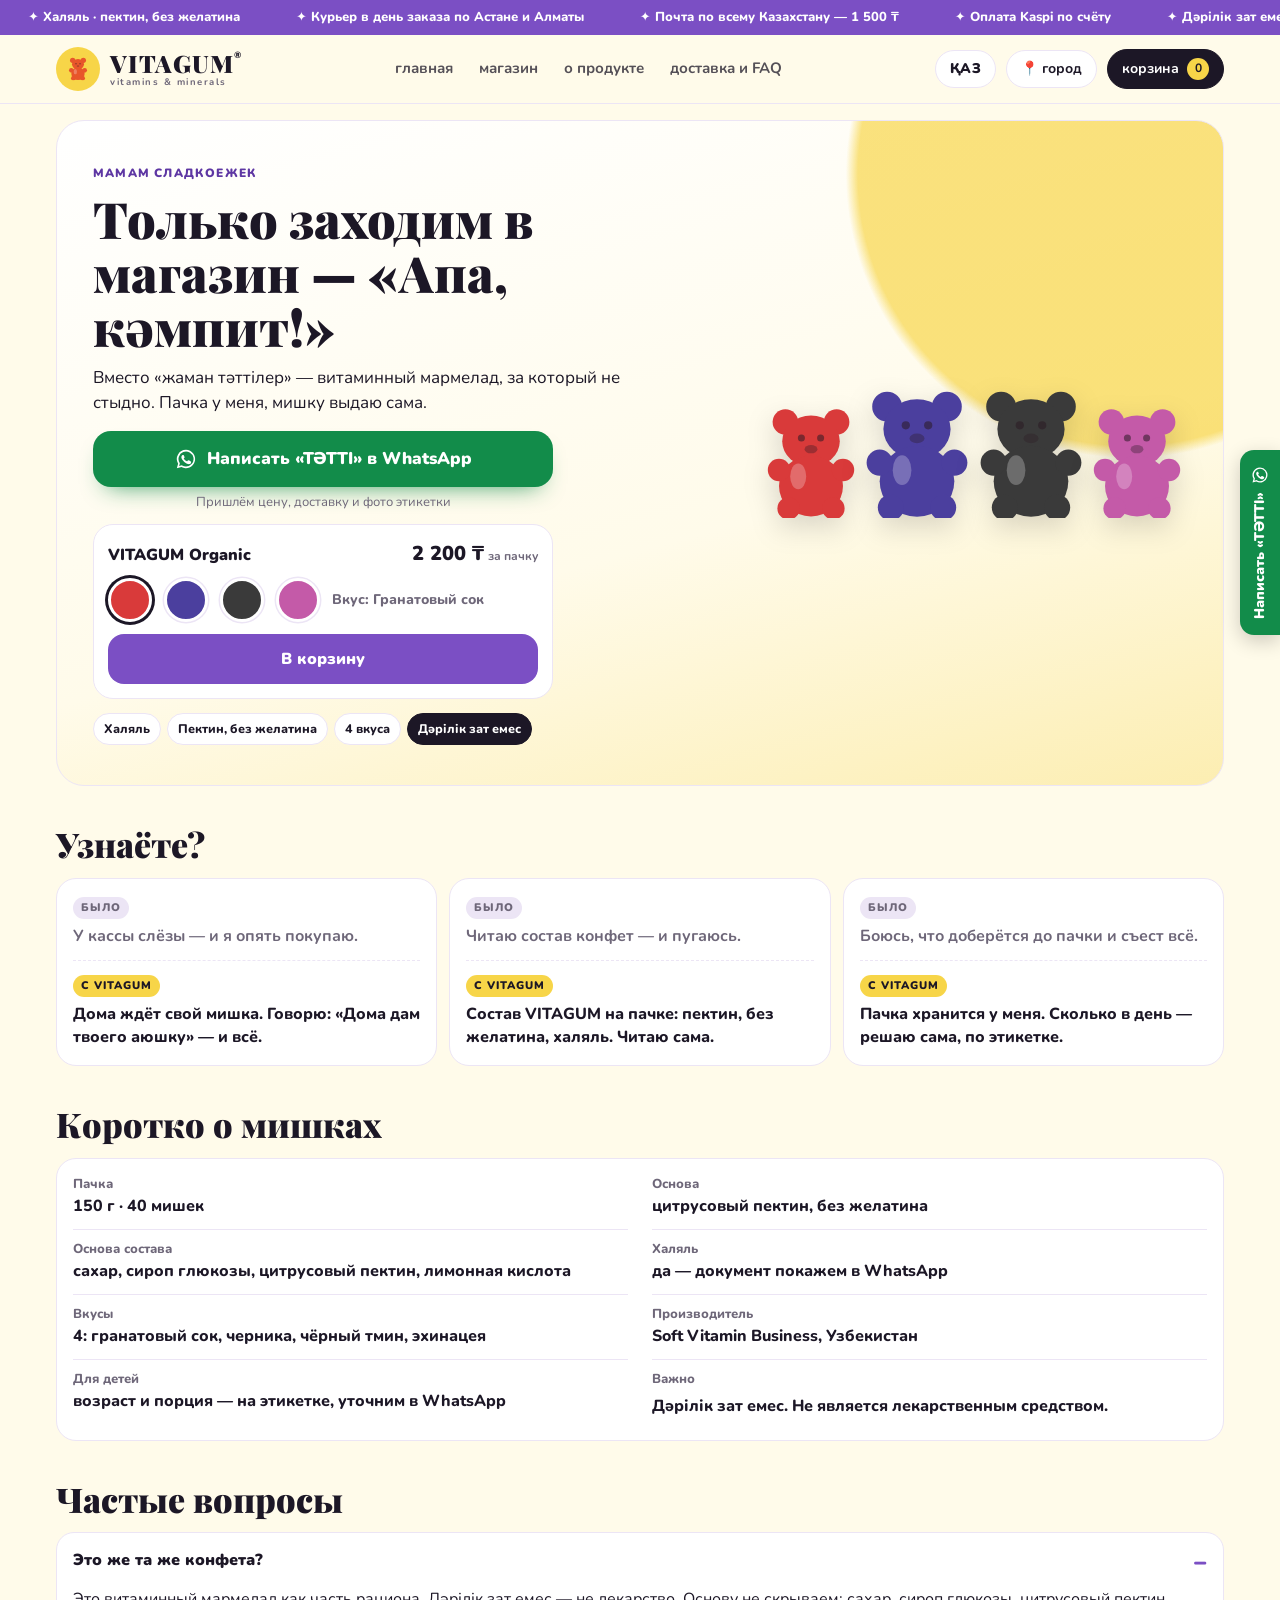
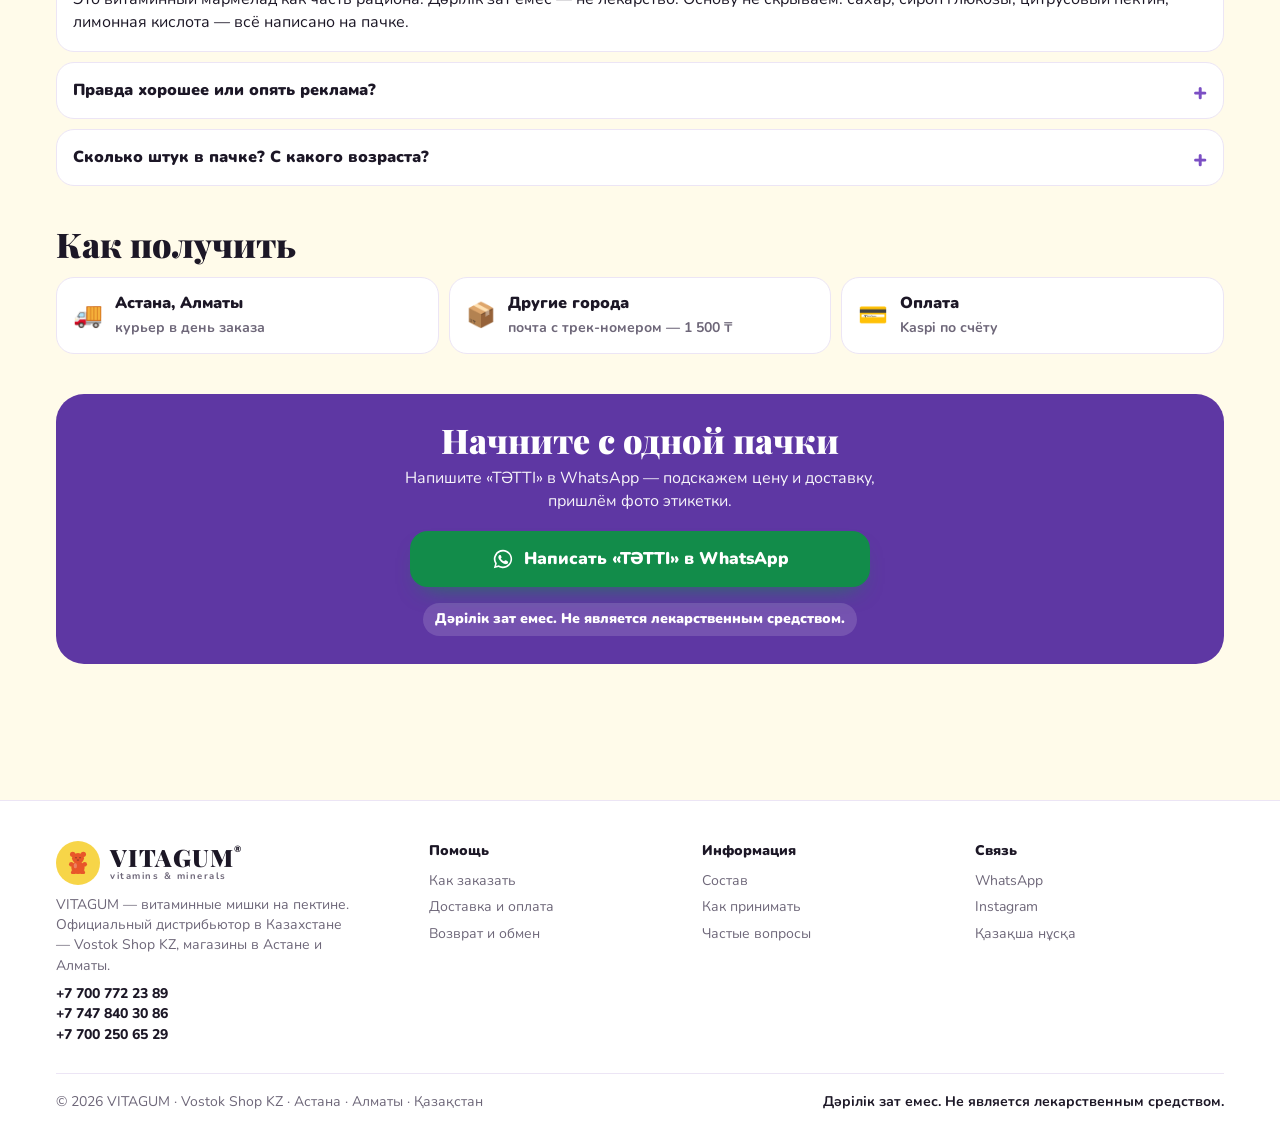
<file: lp-sweet.html>
<!doctype html>
<html lang="ru">
<head>
<meta charset="utf-8">
<meta name="viewport" content="width=device-width, initial-scale=1">
<meta name="robots" content="noindex">
<title>«Апа, кәмпит!» — витаминный мармелад VITAGUM</title>
<meta name="description" content="Ребёнок постоянно просит сладкое у кассы? Вместо «жаман тәттілер» — халяльный витаминный мармелад на пектине. Пачка у мамы, мишку выдаёт она.">
<link rel="preconnect" href="https://fonts.googleapis.com">
<link href="https://fonts.googleapis.com/css2?family=Nunito:wght@400;600;800;900&family=Playfair+Display:wght@800;900&display=swap" rel="stylesheet">
<link rel="stylesheet" href="assets/styles.css">
<style>
.lp{padding-bottom:96px}
.lp-hero{margin:16px 0 8px;border-radius:28px;background:radial-gradient(circle at 92% 8%,color-mix(in srgb,var(--accent) 70%,transparent) 0 22%,transparent 23%),linear-gradient(165deg,#fff 0%,var(--cream) 60%,color-mix(in srgb,var(--accent) 35%,var(--cream)) 100%);border:1px solid var(--line);padding:24px 18px;display:grid;gap:14px;overflow:hidden}
.eyebrow{display:inline-block;font-weight:900;font-size:12px;letter-spacing:1.2px;text-transform:uppercase;color:var(--brand-dark)}
.lp-hero h1{font-family:'Playfair Display',Georgia,serif;font-size:clamp(28px,7.6vw,50px);line-height:1.08;font-weight:900;margin:8px 0 12px;overflow-wrap:break-word}
.lp-hero .sub{font-size:17px;max-width:560px}
.lp-art{display:flex;justify-content:center;align-items:flex-end;gap:2px}
.lp-art svg{width:64px;height:auto;filter:drop-shadow(0 10px 14px rgba(0,0,0,.15));animation:bob 3s ease-in-out infinite}
.lp-art svg:nth-child(2){animation-delay:.3s;width:76px}.lp-art svg:nth-child(3){animation-delay:.6s;width:76px}.lp-art svg:nth-child(4){animation-delay:.9s}
.cta-wa{display:flex;align-items:center;justify-content:center;gap:10px;background:#128c4a;color:#fff;font-weight:900;font-size:17px;padding:15px 18px;border-radius:18px;min-height:56px;box-shadow:0 12px 24px -14px rgba(18,140,74,.9);text-align:center;margin-top:16px}
.cta-wa svg{width:22px;height:22px;flex:none}
.cta-wa:hover{background:#0e7a3f}
.hint{font-size:13px;color:var(--muted);margin-top:6px;text-align:center}
.buy{background:#fff;border:1px solid var(--line);border-radius:20px;padding:14px;margin-top:12px}
.buy-top{display:flex;justify-content:space-between;align-items:baseline;gap:10px;flex-wrap:wrap}
.buy-top b{font-weight:900}
.buy .price{font-size:20px}
.buy .price small{display:inline;margin-left:4px}
.sw-row{display:flex;gap:12px;align-items:center;flex-wrap:wrap;margin-top:10px}
.sw-row button{width:44px;height:44px;border-radius:50%;border:3px solid #fff;box-shadow:0 0 0 1.5px var(--line)}
.sw-row button[aria-pressed=true]{box-shadow:0 0 0 3px var(--ink)}
.fname{font-weight:800;font-size:14px;color:var(--muted)}
.cta-cart{display:block;width:100%;margin-top:12px;background:var(--brand);color:#fff;font-weight:900;padding:13px;border-radius:16px;min-height:50px}
.cta-cart:hover{background:var(--brand-dark)}
.chips-mini{display:flex;flex-wrap:wrap;gap:6px;margin-top:14px}
.chips-mini span{background:#fff;border:1px solid var(--line);border-radius:99px;padding:6px 10px;font-weight:800;font-size:12.5px}
.chips-mini span:last-child{background:var(--ink);color:#fff;border-color:var(--ink)}
.lp-sec{margin:40px 0}
.lp-sec h2{font-family:'Playfair Display',Georgia,serif;font-size:clamp(24px,6vw,34px);font-weight:900;margin-bottom:14px;line-height:1.1}
.pains{display:grid;gap:12px}
.pain{background:#fff;border:1px solid var(--line);border-radius:20px;padding:16px}
.pain p{margin:0}
.pain .lbl{display:inline-block;font-size:11px;font-weight:900;letter-spacing:1px;text-transform:uppercase;border-radius:99px;padding:3px 8px;margin-bottom:6px}
.pain .was .lbl{background:var(--line);color:var(--muted)}
.pain .was p{color:var(--muted);font-weight:700}
.pain .now{margin-top:12px;padding-top:12px;border-top:1px dashed var(--line)}
.pain .now .lbl{background:var(--accent);color:var(--ink)}
.pain .now p{font-weight:800}
.facts{display:grid;gap:10px;background:#fff;border:1px solid var(--line);border-radius:20px;padding:16px}
.facts div{display:grid;gap:2px;padding-bottom:10px;border-bottom:1px solid var(--line)}
.facts div:last-child{border-bottom:0;padding-bottom:0}
.facts dt{font-size:13px;color:var(--muted);font-weight:800}
.facts dd{font-weight:800}
.faq details{background:#fff;border:1px solid var(--line);border-radius:18px;margin-bottom:10px}
.faq summary{cursor:pointer;list-style:none;padding:16px 44px 16px 16px;font-weight:900;position:relative;min-height:48px}
.faq summary::-webkit-details-marker{display:none}
.faq summary::after{content:'+';position:absolute;right:16px;top:12px;font-size:24px;color:var(--brand)}
.faq details[open] summary::after{content:'−'}
.faq details p{padding:0 16px 16px;color:var(--ink)}
.how{display:grid;gap:10px}
.how div{background:#fff;border:1px solid var(--line);border-radius:18px;padding:14px 16px;display:flex;gap:12px;align-items:center}
.how .ic{font-size:24px;flex:none}
.how b{display:block;font-weight:900}
.how span{color:var(--muted);font-weight:700;font-size:14px}
.final{background:var(--brand-dark);color:#fff;border-radius:28px;padding:28px 20px;text-align:center}
.final h2{color:#fff;margin-bottom:8px}
.final p{opacity:.95;max-width:520px;margin:0 auto}
.final .cta-wa{max-width:460px;margin:18px auto 0}
.final .legal-line{margin-top:16px;font-weight:900;font-size:14px;background:rgba(255,255,255,.14);display:inline-block;padding:6px 12px;border-radius:99px}
@media (min-width:760px){
  .lp-hero{grid-template-columns:1.2fr .8fr;align-items:center;padding:40px 36px;gap:28px}
  .lp-art{order:2}.lp-art svg{width:96px}.lp-art svg:nth-child(2),.lp-art svg:nth-child(3){width:112px}
  .pains,.how{grid-template-columns:repeat(3,1fr)}
  .facts{grid-template-columns:1fr 1fr;column-gap:24px}
  .facts div:nth-last-child(2){border-bottom:0}
  .hero-cta{max-width:460px}
}
@media (max-width:900px){
  .ask-fab{left:16px;right:16px;justify-content:center;padding:14px 16px;font-size:16px;background:#128c4a}
}
@media (min-width:901px){.ask-fab{background:#128c4a}}
@media (max-width:759px){.lp-art{margin:-4px 0 -6px}}
</style>
</head>
<body>
<div id="vg-header" data-active="lp"></div>

<main class="wrap lp" data-seg="sweet">
  <section class="lp-hero" aria-labelledby="lpTitle">
    <div class="lp-art"><svg viewBox="0 0 60 70" aria-hidden="true"><use href="#bear" fill="#d93a3a"/></svg><svg viewBox="0 0 60 70" aria-hidden="true"><use href="#bear" fill="#4b3f9e"/></svg><svg viewBox="0 0 60 70" aria-hidden="true"><use href="#bear" fill="#3a3a3a"/></svg><svg viewBox="0 0 60 70" aria-hidden="true"><use href="#bear" fill="#c45aa8"/></svg></div>
    <div>
      <span class="eyebrow">Мамам сладкоежек</span>
      <h1 id="lpTitle">Только заходим в магазин — «Апа, кәмпит!»</h1>
      <p class="sub">Вместо «жаман тәттілер» — витаминный мармелад, за который не стыдно. Пачка у меня, мишку выдаю сама.</p>
      <div class="hero-cta">
        <a class="cta-wa wa-dyn" href="#" target="_blank" rel="noopener" data-text="Сәлеметсіз бе! ТӘТТІ
Ребёнок постоянно просит сладкое в магазине. Хочу узнать про мишки VITAGUM: цена, доставка, с какого возраста."><svg viewBox="0 0 24 24" fill="currentColor" aria-hidden="true"><path d="M12 2a10 10 0 0 0-8.6 15.1L2 22l5-1.3A10 10 0 1 0 12 2zm0 18.2c-1.5 0-3-.4-4.2-1.2l-.3-.2-3 .8.8-2.9-.2-.3A8.2 8.2 0 1 1 12 20.2zm4.5-6.1c-.2-.1-1.5-.7-1.7-.8-.2-.1-.4-.1-.6.1l-.8 1c-.1.2-.3.2-.5.1a6.7 6.7 0 0 1-3.3-2.9c-.2-.4.3-.4.8-1.3.1-.2 0-.3 0-.4l-.8-1.8c-.2-.5-.4-.4-.6-.4h-.5a1 1 0 0 0-.7.3 3 3 0 0 0-.9 2.2 5.2 5.2 0 0 0 1.1 2.7 11.8 11.8 0 0 0 4.5 4c1.7.7 2.3.8 3.2.6.5-.1 1.5-.6 1.7-1.2.2-.6.2-1.1.2-1.2-.1-.1-.2-.2-.4-.3z"/></svg><span>Написать «ТӘТТІ» в WhatsApp</span></a>
        <p class="hint">Пришлём цену, доставку и фото этикетки</p>
        <div class="buy">
          <div class="buy-top"><b>VITAGUM Organic</b><span class="price" id="lpPrice"></span></div>
          <div class="sw-row" role="group" aria-label="Выбрать вкус"><span id="lpSw" style="display:contents"></span><span class="fname">Вкус: <span id="lpFlav"></span></span></div>
          <button class="cta-cart" id="lpAdd" type="button">В корзину</button>
        </div>
      </div>
      <div class="chips-mini"><span>Халяль</span><span>Пектин, без желатина</span><span>4 вкуса</span><span>Дәрілік зат емес</span></div>
    </div>
  </section>

  <section class="lp-sec" aria-labelledby="hPain"><h2 id="hPain">Узнаёте?</h2><div class="pains"><article class="pain"><div class="was"><span class="lbl">Было</span><p>У кассы слёзы — и я опять покупаю.</p></div><div class="now"><span class="lbl">С VITAGUM</span><p>Дома ждёт свой мишка. Говорю: «Дома дам твоего аюшку» — и всё.</p></div></article><article class="pain"><div class="was"><span class="lbl">Было</span><p>Читаю состав конфет — и пугаюсь.</p></div><div class="now"><span class="lbl">С VITAGUM</span><p>Состав VITAGUM на пачке: пектин, без желатина, халяль. Читаю сама.</p></div></article><article class="pain"><div class="was"><span class="lbl">Было</span><p>Боюсь, что доберётся до пачки и съест всё.</p></div><div class="now"><span class="lbl">С VITAGUM</span><p>Пачка хранится у меня. Сколько в день — решаю сама, по этикетке.</p></div></article></div></section>

  <section class="lp-sec" aria-labelledby="hFacts"><h2 id="hFacts">Коротко о мишках</h2><dl class="facts"><div><dt>Пачка</dt><dd>150 г · 40 мишек</dd></div><div><dt>Основа</dt><dd>цитрусовый пектин, без желатина</dd></div><div><dt>Основа состава</dt><dd>сахар, сироп глюкозы, цитрусовый пектин, лимонная кислота</dd></div><div><dt>Халяль</dt><dd>да — документ покажем в WhatsApp</dd></div><div><dt>Вкусы</dt><dd>4: гранатовый сок, черника, чёрный тмин, эхинацея</dd></div><div><dt>Производитель</dt><dd>Soft Vitamin Business, Узбекистан</dd></div><div><dt>Для детей</dt><dd>возраст и порция — на этикетке, уточним в WhatsApp</dd></div><div><dt>Важно</dt><dd>Дәрілік зат емес. Не является лекарственным средством.</dd></div></dl></section>

  <section class="lp-sec faq" aria-labelledby="hFaq"><h2 id="hFaq">Частые вопросы</h2><details open><summary>Это же та же конфета?</summary><p>Это витаминный мармелад как часть рациона. Дәрілік зат емес — не лекарство. Основу не скрываем: сахар, сироп глюкозы, цитрусовый пектин, лимонная кислота — всё написано на пачке.</p></details><details><summary>Правда хорошее или опять реклама?</summary><p>Не уговариваем — проверьте сами. Пришлём фото этикетки в WhatsApp. В Астане и Алматы есть магазины — адрес подскажем, можно прийти и подержать пачку в руках.</p></details><details><summary>Сколько штук в пачке? С какого возраста?</summary><p>В пачке 40 мишек, 150 г. Возраст и порция указаны на этикетке — напишите возраст ребёнка, уточним в WhatsApp.</p></details></section>

  <section class="lp-sec" aria-labelledby="hHow"><h2 id="hHow">Как получить</h2><div class="how"><div><span class="ic" aria-hidden="true">🚚</span><p><b>Астана, Алматы</b><span>курьер в день заказа</span></p></div><div><span class="ic" aria-hidden="true">📦</span><p><b>Другие города</b><span>почта с трек-номером — 1 500 ₸</span></p></div><div><span class="ic" aria-hidden="true">💳</span><p><b>Оплата</b><span>Kaspi по счёту</span></p></div></div></section>

  <section class="lp-sec final" aria-labelledby="hFinal">
    <h2 id="hFinal">Начните с одной пачки</h2>
    <p>Напишите «ТӘТТІ» в WhatsApp — подскажем цену и доставку, пришлём фото этикетки.</p>
    <a class="cta-wa wa-dyn" href="#" target="_blank" rel="noopener" data-text="Сәлеметсіз бе! ТӘТТІ
Ребёнок постоянно просит сладкое в магазине. Хочу узнать про мишки VITAGUM: цена, доставка, с какого возраста."><svg viewBox="0 0 24 24" fill="currentColor" aria-hidden="true"><path d="M12 2a10 10 0 0 0-8.6 15.1L2 22l5-1.3A10 10 0 1 0 12 2zm0 18.2c-1.5 0-3-.4-4.2-1.2l-.3-.2-3 .8.8-2.9-.2-.3A8.2 8.2 0 1 1 12 20.2zm4.5-6.1c-.2-.1-1.5-.7-1.7-.8-.2-.1-.4-.1-.6.1l-.8 1c-.1.2-.3.2-.5.1a6.7 6.7 0 0 1-3.3-2.9c-.2-.4.3-.4.8-1.3.1-.2 0-.3 0-.4l-.8-1.8c-.2-.5-.4-.4-.6-.4h-.5a1 1 0 0 0-.7.3 3 3 0 0 0-.9 2.2 5.2 5.2 0 0 0 1.1 2.7 11.8 11.8 0 0 0 4.5 4c1.7.7 2.3.8 3.2.6.5-.1 1.5-.6 1.7-1.2.2-.6.2-1.1.2-1.2-.1-.1-.2-.2-.4-.3z"/></svg><span>Написать «ТӘТТІ» в WhatsApp</span></a>
    <div class="legal-line">Дәрілік зат емес. Не является лекарственным средством.</div>
  </section>
</main>

<div id="vg-footer"></div>
<script src="assets/data.js"></script>
<script src="assets/app.js"></script>
<script>
(function(){
  const C = {"wa": "Сәлеметсіз бе! ТӘТТІ\nРебёнок постоянно просит сладкое в магазине. Хочу узнать про мишки VITAGUM: цена, доставка, с какого возраста.", "fab": "Написать «ТӘТТІ»", "cart": "В корзину", "added": "✓ В корзине", "flav": "Вкус"};
  const p = VG.prodOf('org'), $ = s => document.querySelector(s);
  let fi = 0;
  $('#lpPrice').innerHTML = (p.price!=null ? VG.fmt(p.price) : VG.t('priceAsk')) + '<small>' + (VG.tp(p,'priceNote')||'') + '</small>';
  function sw(){
    $('#lpSw').innerHTML = p.flavors.map((f,i)=>`<button type="button" data-fi="${i}" style="background:${f[1]}" aria-pressed="${i===fi}" aria-label="${VG.flavName(p,i)}" title="${VG.flavName(p,i)}"></button>`).join('');
    $('#lpFlav').textContent = VG.flavName(p,fi);
  }
  document.addEventListener('click', e=>{
    const b = e.target.closest('[data-fi]'); if(b){ fi = +b.dataset.fi; sw(); $('#lpSw [data-fi="'+fi+'"]').focus(); return; }
    if(e.target.closest('#lpAdd')){ const btn=$('#lpAdd'); VG.add('org', fi); btn.textContent = C.added; setTimeout(()=>btn.textContent=C.cart, 1100); }
  });
  // липкая кнопка: сегментный текст с кодовым словом
  const fab = document.querySelector('.ask-fab');
  if(fab){ fab.dataset.text = C.wa; const s = fab.querySelector('span'); if(s) s.textContent = C.fab; fab.href = VG.waLink(C.wa); }
  sw();
})();
</script>
</body>
</html>
<!-- TODO: цена 2 200 ₸ — со слов блогера, сверить; халал-документ — убедиться, что реальный документ есть до запуска рекламы; адреса магазинов — присылаются в WhatsApp; порция/возраст — по этикетке (liki.uz: «старше 7 лет» vs бриф «от 2 лет»). -->
</file>
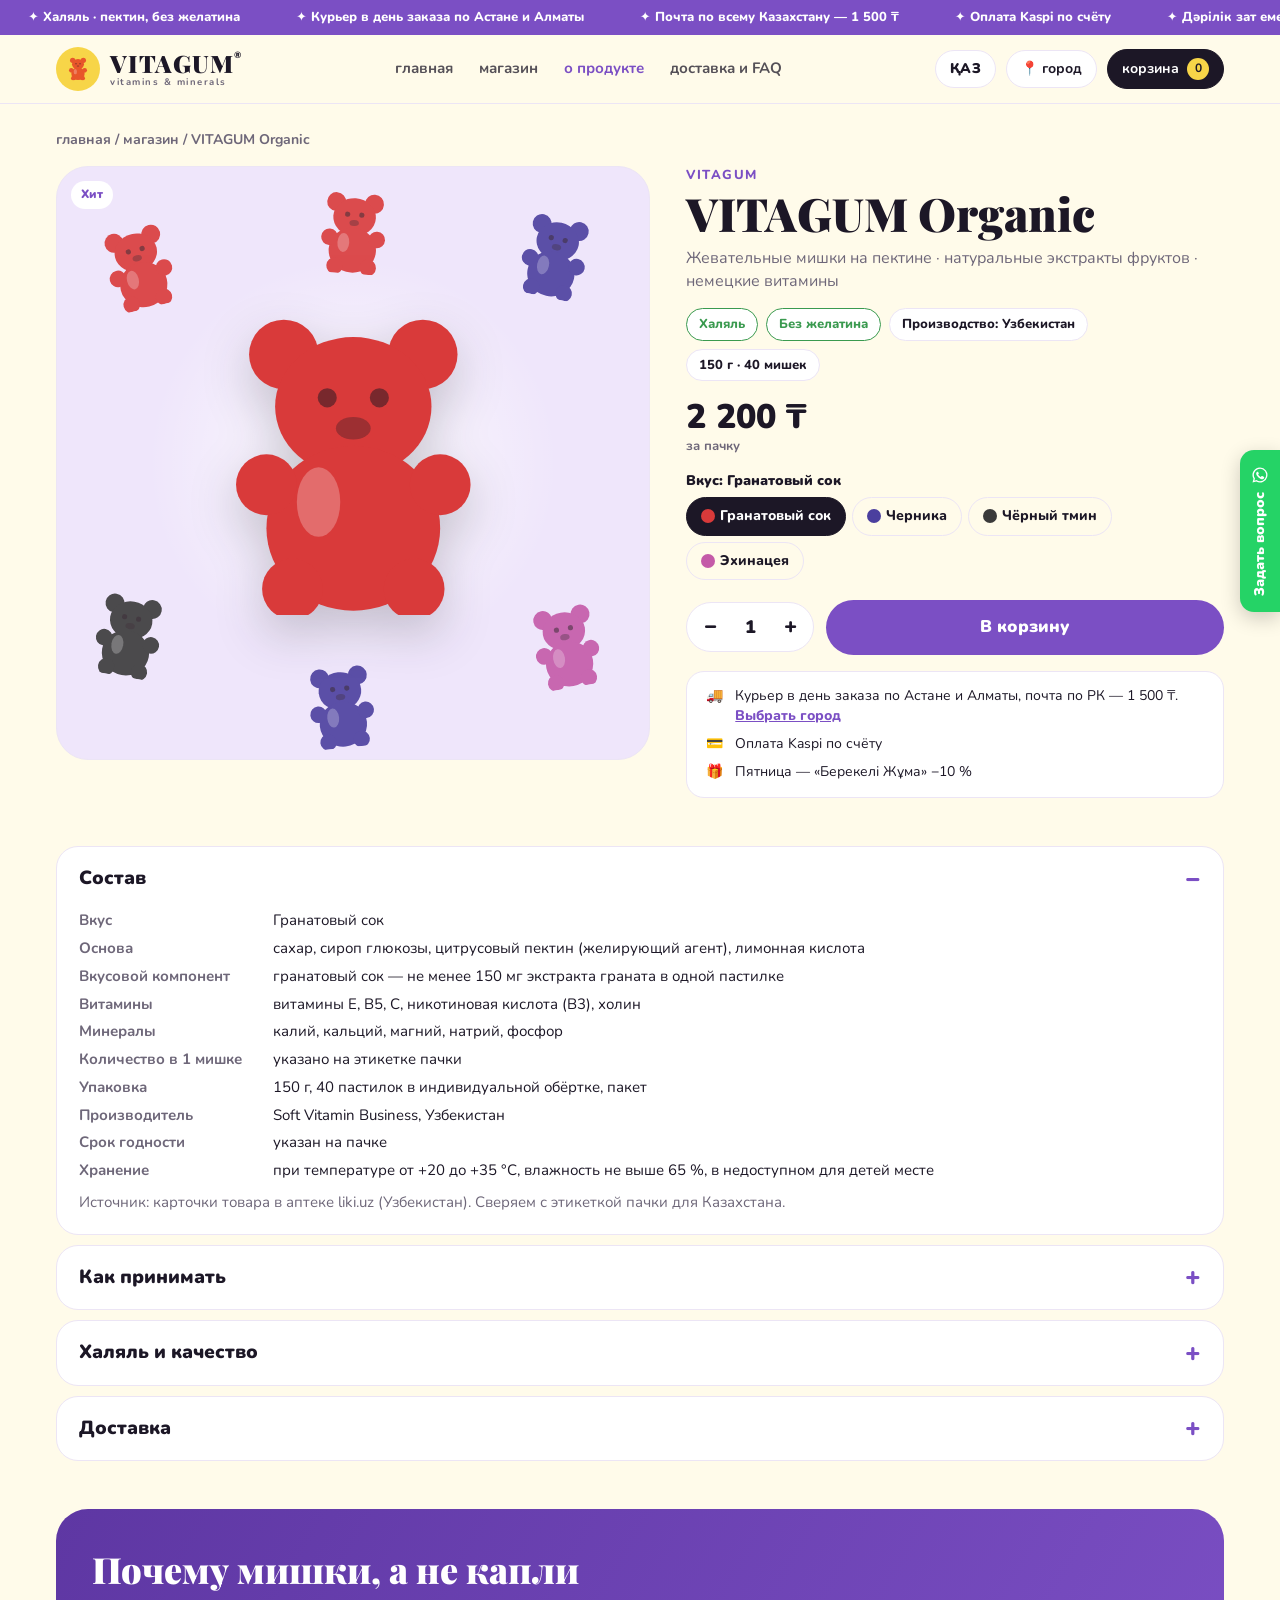
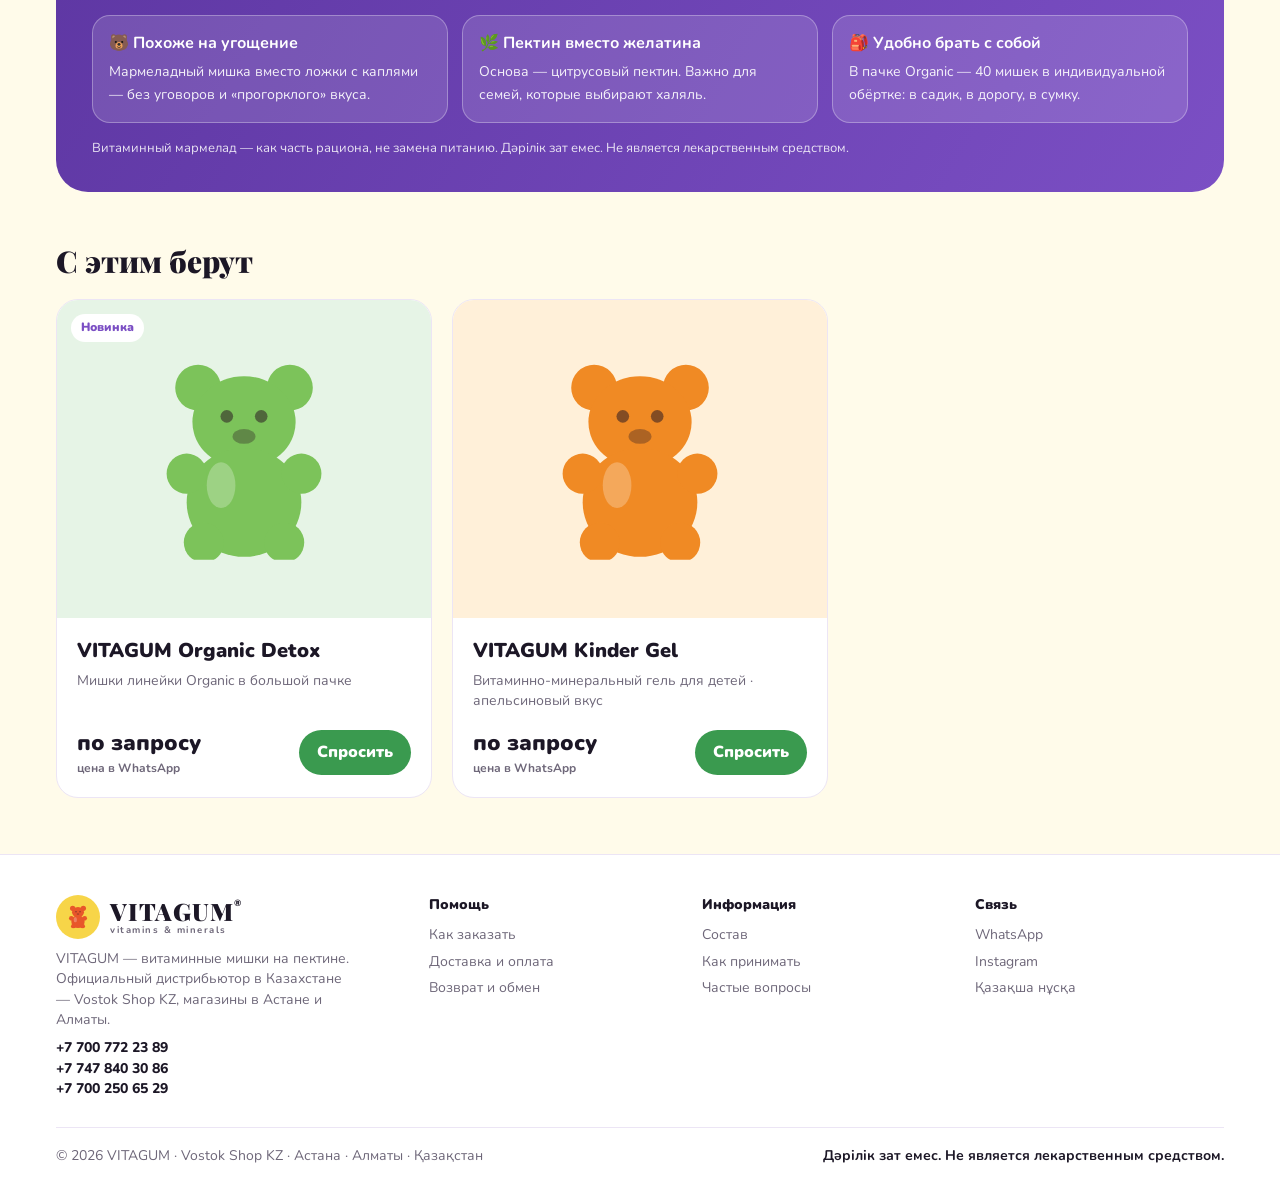
<file: product.html>
<!doctype html>
<html lang="ru">
<head>
<meta charset="utf-8">
<meta name="viewport" content="width=device-width, initial-scale=1">
<title>VITAGUM Organic — витаминные мишки</title>
<meta name="description" content="VITAGUM Organic — жевательные мишки на пектине, без желатина. Состав, как принимать, доставка по Казахстану, оплата Kaspi.">
<link rel="preconnect" href="https://fonts.googleapis.com">
<link href="https://fonts.googleapis.com/css2?family=Nunito:wght@400;600;800;900&family=Playfair+Display:wght@800;900&display=swap" rel="stylesheet">
<link rel="stylesheet" href="assets/styles.css">
<style>
  .pcrumbs{margin:26px 0 16px}
  .pd{display:grid;grid-template-columns:1.05fr .95fr;gap:36px;align-items:start}
  .vis{position:relative;border-radius:32px;aspect-ratio:1/1;display:grid;place-items:center;overflow:hidden;border:1px solid var(--line)}
  .vis .big{width:44%;filter:drop-shadow(0 18px 24px rgba(28,23,38,.22));animation:bob 3.4s ease-in-out infinite;position:relative;z-index:1}
  .vis .big svg{width:100%;height:auto;display:block}
  .vis .sm{position:absolute;width:12%;opacity:.9}
  .vis .sm svg{width:100%;height:auto;display:block}
  .vis .tag{z-index:2}
  .vis .glow{position:absolute;width:70%;aspect-ratio:1;border-radius:50%;background:radial-gradient(circle,rgba(255,255,255,.85) 0,rgba(255,255,255,0) 70%)}
  .info h1{font-size:clamp(30px,4.4vw,46px);font-weight:900;line-height:1.05;margin:4px 0 10px}
  .info .cat{font-weight:800;color:var(--brand);font-size:13px;letter-spacing:1.5px;text-transform:uppercase}
  .info .lead{color:var(--muted);font-size:16px}
  .pbadges{display:flex;flex-wrap:wrap;gap:8px;margin:14px 0 18px}
  .pbadges span{background:#fff;border:1.5px solid var(--line);padding:6px 12px;border-radius:99px;font-weight:800;font-size:13px}
  .pbadges span.g{border-color:var(--green);color:var(--green)}
  .bigprice{font-size:34px;font-weight:900;line-height:1.1}
  .bigprice small{display:block;font-size:13px;color:var(--muted);font-weight:700;margin-top:2px}
  .lbl{font-weight:900;font-size:14px;margin:18px 0 6px}
  .flav.lg button{font-size:14px;padding:8px 14px}
  .flav.lg button i{width:14px;height:14px}
  .buy{display:flex;gap:12px;align-items:center;margin-top:20px;flex-wrap:wrap}
  .stepper{display:flex;align-items:center;border:1.5px solid var(--line);border-radius:99px;background:#fff}
  .stepper button{width:46px;height:48px;font-size:22px;font-weight:900}
  .stepper output{min-width:34px;text-align:center;font-weight:900;font-size:18px}
  .buy .add{padding:15px 28px;font-size:17px;flex:1;min-width:180px;text-align:center}
  .dl{margin-top:16px;background:#fff;border:1px solid var(--line);border-radius:18px;padding:14px 16px;display:grid;gap:8px;font-size:14px}
  .dl div{display:flex;gap:10px;align-items:flex-start}
  .dl .ic{flex:none;width:22px;text-align:center}
  .dl button{color:var(--brand);font-weight:800;text-decoration:underline}
  .acc{margin:48px 0 0;display:grid;gap:10px}
  .acc details{background:#fff;border:1px solid var(--line);border-radius:var(--radius);scroll-margin-top:90px}
  .acc summary{cursor:pointer;list-style:none;padding:18px 22px;font-weight:900;font-size:19px;display:flex;justify-content:space-between;align-items:center;gap:10px}
  .acc summary::-webkit-details-marker{display:none}
  .acc summary::after{content:'+';font-size:26px;color:var(--brand);line-height:1}
  .acc details[open] summary::after{content:'−'}
  .acc .ab{padding:0 22px 20px;color:var(--ink);display:grid;gap:10px}
  .acc .ab p,.acc .ab li{font-size:15px}
  .acc .ab ul{padding-left:20px}
  .acc .src{font-size:12px;color:var(--muted)}
  .kv{display:grid;grid-template-columns:minmax(110px,180px) 1fr;gap:6px 14px;font-size:15px}
  .kv dt{color:var(--muted);font-weight:700}
  .why{margin:48px 0;background:linear-gradient(120deg,var(--brand-dark),var(--brand));color:#fff;border-radius:32px;padding:34px 36px}
  .why h2{font-size:clamp(26px,3.4vw,36px);font-weight:900}
  .why .wg{display:grid;grid-template-columns:repeat(3,1fr);gap:14px;margin-top:20px}
  .why .wg div{background:rgba(255,255,255,.13);border:1px solid rgba(255,255,255,.3);border-radius:18px;padding:16px}
  .why .wg b{display:block;font-size:16px;margin-bottom:4px}
  .why .wg span{font-size:14px;opacity:.92}
  .why .note{margin-top:16px;font-size:13px;opacity:.85}
  .rel h2{font-size:30px;font-weight:900;margin-bottom:16px}
  .rel{margin-bottom:56px}
  .sbar{display:none}
  @media (max-width:900px){
    .pd{grid-template-columns:1fr;gap:22px}
    .vis{aspect-ratio:1/.8}
    .why .wg{grid-template-columns:1fr}
    .why{padding:26px 20px}
    .sbar{display:flex;position:fixed;left:0;right:0;bottom:0;z-index:15;background:#fff;border-top:1px solid var(--line);padding:10px 16px calc(10px + env(safe-area-inset-bottom));align-items:center;justify-content:space-between;gap:12px;box-shadow:0 -10px 30px -20px rgba(28,23,38,.4)}
    .sbar .sp{font-weight:900;font-size:19px;line-height:1.1;min-width:0}
    .sbar .sp small{display:block;font-size:12px;color:var(--muted);font-weight:700;white-space:nowrap;overflow:hidden;text-overflow:ellipsis}
    .sbar .add{flex:none;padding:12px 20px}
    body{padding-bottom:78px}
  }
  @media (max-width:560px){
    .kv{grid-template-columns:1fr;gap:2px}
    .kv dd{margin-bottom:8px}
    .acc summary{font-size:17px;padding:16px 18px}
    .acc .ab{padding:0 18px 18px}
    .buy .add{min-width:0}
  }
</style>
</head>
<body>
<div id="vg-header" data-active="product"></div>

<main class="wrap" id="main">
  <nav class="crumbs pcrumbs" aria-label="Хлебные крошки"><a href="index.html">главная</a> / <a href="shop.html">магазин</a> / <span id="crName">VITAGUM Organic</span></nav>

  <section class="pd">
    <div class="vis" id="vis" role="img" aria-label="Иллюстрация: мармеладные мишки"></div>
    <div class="info">
      <div class="cat" id="pCat"></div>
      <h1 class="serif" id="pName"></h1>
      <p class="lead" id="pDesc"></p>
      <div class="pbadges" id="pBadges"></div>
      <div class="bigprice" id="pPrice"></div>
      <div id="pFlav"></div>
      <div class="buy" id="pBuy"></div>
      <div class="dl" id="pDeliv" aria-live="polite"></div>
    </div>
  </section>

  <section class="acc" aria-label="Подробно о товаре">
    <details id="composition" open><summary>Состав</summary><div class="ab" id="tComp"></div></details>
    <details id="how"><summary>Как принимать</summary><div class="ab" id="tHow"></div></details>
    <details id="halal"><summary>Халяль и качество</summary><div class="ab" id="tHalal"></div></details>
    <details id="delivery"><summary>Доставка</summary><div class="ab" id="tDeliv"></div></details>
  </section>

  <section class="why" aria-labelledby="whyT">
    <h2 class="serif" id="whyT">Почему мишки, а не капли</h2>
    <div class="wg">
      <div><b>🐻 Похоже на угощение</b><span>Мармеладный мишка вместо ложки с каплями — без уговоров и «прогорклого» вкуса.</span></div>
      <div><b>🌿 Пектин вместо желатина</b><span>Основа — цитрусовый пектин. Важно для семей, которые выбирают халяль.</span></div>
      <div><b>🎒 Удобно брать с собой</b><span>В пачке Organic — 40 мишек в индивидуальной обёртке: в садик, в дорогу, в сумку.</span></div>
    </div>
    <p class="note">Витаминный мармелад — как часть рациона, не замена питанию. Дәрілік зат емес. Не является лекарственным средством.</p>
  </section>

  <section class="rel" aria-labelledby="relT">
    <h2 class="serif" id="relT">С этим берут</h2>
    <div class="grid" id="relGrid"></div>
  </section>
</main>

<div class="sbar" id="sbar" aria-label="Быстрая покупка"></div>

<div id="vg-footer"></div>
<script src="assets/data.js"></script>
<script src="assets/app.js"></script>
<script>
(function(){
  const P = VG_PRODUCTS, C = VG_CONFIG, $ = s=>document.querySelector(s);
  const qs = new URLSearchParams(location.search);
  const p = VG.prodOf(qs.get('id')||'org') || VG.prodOf('org');
  let fi = p.flavors ? Math.min(Math.max(parseInt(qs.get('f'),10)||0,0), p.flavors.length-1) : null;
  let qty = 1;
  const canBuy = p.price!=null;

  /* ---- факты с карточек аптеки liki.uz (см. комментарий-источники внизу). Только подтверждённое. ---- */
  const ORG_BASE = 'сахар, сироп глюкозы, цитрусовый пектин (желирующий агент), лимонная кислота';
  const ORG_FLAV = [
    {extra:'гранатовый сок — не менее 150 мг экстракта граната в одной пастилке',
     vit:'витамины E, B5, C, никотиновая кислота (B3), холин', min:'калий, кальций, магний, натрий, фосфор'},
    {extra:'экстракт черники — не менее 15 мг в одной пастилке',
     vit:'витамины C, E, B3, B2, B5', min:'калий, фосфор, кальций, магний, натрий'},
    {extra:'чёрный тмин — не менее 30 мг в одной пастилке',
     vit:'витамины E, C, B1, никотиновая кислота (B3)', min:'калий, кальций, магний, фосфор, натрий'},
    null /* эхинацея — карточку источника не нашли */
  ];

  const ASK = VG.t('priceAsk');
  const priceTxt = x => x.price==null ? ASK : VG.fmt(x.price);
  const priceHTML = () => `${priceTxt(p)}<small>${VG.tp(p,'priceNote')||''}</small>`;
  const flavName = () => p.flavors ? VG.flavName(p, fi) : '';
  const curColor = () => p.flavors ? p.flavors[fi][1] : p.bear;
  const askText = () => `Сәлеметсіз бе! Интересует: ${p.name}${p.flavors?` — ${flavName()}`:''}`;

  function renderVis(){
    const others = p.flavors ? p.flavors.map(f=>f[1]) : (p.dots||[p.bear]);
    const pos = [[8,10,-14],[78,8,12],[6,72,10],[80,74,-10],[44,4,4],[42,84,-6]];
    $('#vis').style.background = p.bg;
    $('#vis').setAttribute('aria-label', `Иллюстрация: мармеладный мишка${p.flavors?`, вкус «${flavName()}»`:''}`);
    $('#vis').innerHTML = `${p.tag?`<span class="tag">${VG.tp(p,'tag')}</span>`:''}<span class="glow"></span>
      ${pos.map(([x,y,r],i)=>`<span class="sm" style="left:${x}%;top:${y}%;transform:rotate(${r}deg)">${VG.bear(others[i%others.length])}</span>`).join('')}
      <span class="big">${VG.bear(curColor())}</span>`;
  }

  function renderInfo(){
    document.title = `${p.name}${p.flavors?` — ${flavName()}`:''} — VITAGUM`;
    $('#crName').textContent = p.name;
    $('#pCat').textContent = p.cat;
    $('#pName').textContent = p.name;
    $('#pDesc').textContent = VG.tp(p,'desc');
    const b = ['<span class="g">Халяль</span>', ...(p.id==='gel'?[]:['<span class="g">Без желатина</span>']),'<span>Производство: Узбекистан</span>'];
    if(p.weight) b.push(`<span>${p.weight}${p.pcs?` · ${p.pcs} мишек`:''}</span>`);
    $('#pBadges').innerHTML = b.join('');
    $('#pPrice').innerHTML = priceHTML();
    $('#pFlav').innerHTML = p.flavors ? `<div class="lbl" id="flLbl">Вкус: ${flavName()}</div>
      <div class="flav lg" role="group" aria-labelledby="flLbl">${p.flavors.map(([,c],i)=>`<button type="button" class="${i===fi?'on':''}" data-pf="${i}" aria-pressed="${i===fi}"><i style="background:${c}"></i>${VG.flavName(p,i)}</button>`).join('')}</div>` : '';
    $('#pBuy').innerHTML = canBuy
      ? `<div class="stepper" role="group" aria-label="Количество"><button type="button" data-st="-1" aria-label="Меньше">−</button><output id="qv" aria-live="polite">${qty}</output><button type="button" data-st="1" aria-label="Больше">+</button></div>
         <button type="button" class="add" id="addBtn" data-buy>В корзину</button>`
      : `<a class="add ask" target="_blank" rel="noopener" href="${VG.waLink(askText())}">Спросить в WhatsApp</a>`;
  }

  function delivHTML(){
    const c = VG.city;
    const line = c==='other' ? `Почта по Казахстану с трек-номером — <b>${VG.fmt(C.postPrice)}</b>`
      : c ? `Курьер по городу ${VG.cityLabel()} — <b>в день заказа</b>`
      : `Курьер в день заказа по Астане и Алматы, почта по РК — ${VG.fmt(C.postPrice)}. <button type="button" data-pickcity>Выбрать город</button>`;
    return `<div><span class="ic">🚚</span><span>${line}</span></div>
      <div><span class="ic">💳</span><span>Оплата Kaspi по счёту</span></div>
      <div><span class="ic">🎁</span><span>Пятница — «Берекелі Жұма» −10 %</span></div>`;
  }
  function renderDeliv(){ $('#pDeliv').innerHTML = delivHTML(); }

  function renderTabs(){
    const isOrg = p.id==='org', f = isOrg ? ORG_FLAV[fi] : null;
    const src = '<p class="src">Источник: карточки товара в аптеке liki.uz (Узбекистан). Сверяем с этикеткой пачки для Казахстана.</p>';
    const label = 'пришлём фото этикетки в WhatsApp';
    $('#tComp').innerHTML = isOrg ? `
      <dl class="kv">
        <dt>Вкус</dt><dd>${flavName()}</dd>
        <dt>Основа</dt><dd>${ORG_BASE}</dd>
        <dt>Вкусовой компонент</dt><dd>${f?f.extra:'экстракт эхинацеи — количество указано на этикетке'}</dd>
        <dt>Витамины</dt><dd>${f?f.vit:`по этикетке — ${label}`}</dd>
        <dt>Минералы</dt><dd>${f?f.min:`по этикетке — ${label}`}</dd>
        <dt>Количество в 1 мишке</dt><dd>указано на этикетке пачки</dd>
        <dt>Упаковка</dt><dd>${p.weight||'150 г'}, ${p.pcs||40} пастилок в индивидуальной обёртке, пакет</dd>
        <dt>Производитель</dt><dd>${p.maker||'Узбекистан'}</dd>
        <dt>Срок годности</dt><dd>указан на пачке</dd>
        <dt>Хранение</dt><dd>при температуре от +20 до +35 °C, влажность не выше 65 %, в недоступном для детей месте</dd>
      </dl>${src}`
      : p.id==='dtx' ? `<p>Мишки линейки Organic в большой пачке.</p><p>Полный состав, витамины и минералы — ${label}.</p>`
      : `<p>${VG.tp(p,'desc')}.</p><p>Полный состав, объём и производитель — ${label}.</p>`;
    $('#tHow').innerHTML = `
      <p>Для детей — возраст и порцию смотрите на этикетке пачки или уточним в WhatsApp: пришлём фото инструкции с упаковки.</p>
      <p>Мы не подбираем дозировки сами. Не превышайте порцию, указанную на этикетке; если есть сомнения — посоветуйтесь с педиатром.</p>
      <p><a href="#" class="wa-dyn" target="_blank" rel="noopener" data-text="Сәлеметсіз бе! Подскажите возраст и порцию для ${p.name}" style="color:var(--brand);font-weight:800">Спросить в WhatsApp →</a></p>`;
    $('#tHalal').innerHTML = `
      <ul>${p.id==='gel'?'':'<li>Основа — цитрусовый пектин, без желатина.</li>'}
        <li>Халяль — по данным дистрибьютора; документы — по запросу в WhatsApp.</li>
        <li>Производитель — ${p.maker||'Узбекистан'}; прямая поставка из Ташкента.</li>
        <li>Официальный дистрибьютор в Казахстане — Vostok Shop KZ, магазины в Астане и Алматы.</li></ul>
      <p><b>Дәрілік зат емес.</b> Не является лекарственным средством. Витаминный мармелад — как часть рациона.</p>`;
    $('#tDeliv').innerHTML = `<ul>
      <li>Астана и Алматы — курьер в день заказа.</li>
      <li>Другие города Казахстана — почта с трек-номером, ${VG.fmt(C.postPrice)}.</li>
      <li>Оплата Kaspi по счёту после подтверждения заказа в WhatsApp.</li>
      <li>Опт для магазинов и аптек — от ${VG.fmt(C.b2bMin)}.</li></ul>
      <p><a href="info.html#delivery" style="color:var(--brand);font-weight:800">Подробнее о доставке и оплате →</a></p>`;
  }

  function renderSbar(){
    $('#sbar').innerHTML = `<div class="sp">${p.price==null?ASK:VG.fmt(p.price*qty)}<small>${p.name}${p.flavors?` · ${flavName()}`:''}${canBuy&&qty>1?` · ${qty} шт.`:''}</small></div>
      ${canBuy?`<button type="button" class="add" data-buy>В корзину</button>`:`<a class="add ask" target="_blank" rel="noopener" href="${VG.waLink(askText())}">Спросить</a>`}`;
  }

  function renderRel(){
    // в каталоге только VITAGUM — показываем остальные товары линейки
    const rel = P.filter(x=>x.id!==p.id).slice(0,3);
    $('#relT').textContent = rel.length ? 'С этим берут' : '';
    $('#relGrid').innerHTML = rel.map(r=>`
      <article class="card">
        <a class="ph" href="product.html?id=${r.id}" style="background:${r.bg}" aria-label="${r.name}">
          ${r.tag?`<span class="tag">${VG.tp(r,'tag')}</span>`:''}${VG.bear(r.flavors?r.flavors[0][1]:r.bear)}</a>
        <div class="body"><h3><a href="product.html?id=${r.id}">${r.name}</a></h3><div class="desc">${VG.tp(r,'desc')}</div>
          <div class="row"><div class="price">${priceTxt(r)}<small>${VG.tp(r,'priceNote')||''}</small></div>
          ${r.price==null?`<a class="add ask" target="_blank" rel="noopener" href="${VG.waLink(`Сәлеметсіз бе! Интересует: ${r.name}`)}">Спросить</a>`:`<button type="button" class="add" data-radd="${r.id}">В корзину</button>`}</div></div>
      </article>`).join('');
    if(!rel.length) $('.rel').hidden = true;
  }

  function syncUrl(){
    const u = new URL(location.href);
    u.searchParams.set('id', p.id);
    if(p.flavors) u.searchParams.set('f', fi); else u.searchParams.delete('f');
    history.replaceState(null,'',u.pathname+u.search+u.hash);
  }

  function all(){ renderVis(); renderInfo(); renderDeliv(); renderTabs(); renderSbar(); renderRel(); fixWa(); }
  function fixWa(){ document.querySelectorAll('main .wa-dyn').forEach(a=>a.href=VG.waLink(a.dataset.text)); }

  document.addEventListener('click', e=>{
    const t = e.target.closest('[data-pf],[data-st],[data-buy],[data-radd],[data-pickcity]'); if(!t) return;
    if(t.dataset.pf!=null){ fi=+t.dataset.pf; syncUrl(); renderVis(); renderInfo(); renderTabs(); fixWa(); renderSbar(); $(`[data-pf="${fi}"]`).focus(); }
    else if(t.dataset.st){ qty=Math.min(99,Math.max(1,qty+ +t.dataset.st)); $('#qv').textContent=qty; renderSbar(); }
    else if(t.hasAttribute('data-buy')){ for(let i=0;i<qty;i++) VG.add(p.id, fi); VG.openCart(); }
    else if(t.dataset.radd){ VG.add(t.dataset.radd, 0); t.textContent='✓ Добавлено'; setTimeout(()=>t.textContent='В корзину',900); }
    else if(t.hasAttribute('data-pickcity')){ const cb=document.getElementById('cityBtn'); cb&&cb.click(); }
  });

  let lastCity = VG.city;
  VG.onChange(({city})=>{ if(city!==lastCity){ lastCity=city; renderDeliv(); if(!canBuy){renderInfo();renderSbar();} renderRel(); fixWa(); } });

  all(); syncUrl();
  if(location.hash){ const d=document.querySelector(location.hash); if(d&&d.tagName==='DETAILS'){ d.open=true; setTimeout(()=>d.scrollIntoView(),0); } }
  window.addEventListener('hashchange',()=>{ const d=document.querySelector(location.hash); if(d&&d.tagName==='DETAILS') d.open=true; });
})();
</script>
<!--
Источники фактов о товаре (проверено 2026-11-24):
- https://liki.uz/shop/vitagum-organik-poleznyie-vitamishki-pastilki-po-150-g-40-paket-p95803 — 150 г, 40 шт. в инд. обёртке; производитель Soft Vitamin Business, Узбекистан; основа: сахар, сироп глюкозы, цитрусовый пектин, лимонная кислота; хранение +20…+35 °C, влажность ≤65 %.
- https://liki.uz/shop/vitagum-organik-s-granatovyim-sokom-pastilki-po-150-g-40-paket-p95797 — гранатовый сок, ≥150 мг экстракта граната в пастилке; вит. E, B5, C, B3, холин; калий, кальций, магний, натрий, фосфор; взрослым и детям старше 7 лет по 4 пастилки 3 раза в день.
- https://liki.uz/shop/vitagum-organik-s-ekstraktom-cherniki-pastilki-po-150-g-40-paket-p95800 — экстракт черники ≥15 мг в пастилке; вит. C, E, B3, B2, B5; калий, фосфор, кальций, магний, натрий; старше 7 лет, 4 × 3 раза в день.
- https://liki.uz/shop/vitagum-organik-s-chernyim-tminom-pastilki-po-150-g-40-paket-p95785 — чёрный тмин ≥30 мг в пастилке; вит. E, C, B1, B3; калий, кальций, магний, фосфор, натрий; старше 7 лет, 4 × 3 раза в день.
Не найдено в источниках: вкус «Эхинацея», срок годности, сертификат халяль, Kinder Gel и Detox. Противоречие: возраст «от 2 лет» (бриф) vs «старше 7 лет» (liki.uz) — сверить с этикеткой.
Цены liki.uz (в сумах) намеренно не переносились.
-->
<!-- TODO:
- Возраст и порция для РК: бриф «от 2 лет» vs liki.uz «старше 7 лет, по 4 пастилки 3 раза в день» — сверить с этикеткой пачки для Казахстана, тогда можно вывести на сайт.
- Эхинацея: состав (витамины, минералы, количество экстракта) — нет источника.
- Срок годности Organic — нет в источниках.
- Халяль-сертификат: номер, орган — уточнить у дистрибьютора.
- Detox: вес пачки (по фото ~400 г), состав, цена. Kinder Gel: объём, состав, производитель, цена.
- Цена Organic 2 200 ₸ — со слов блогера, сверить.
-->
</body>
</html>
</file>
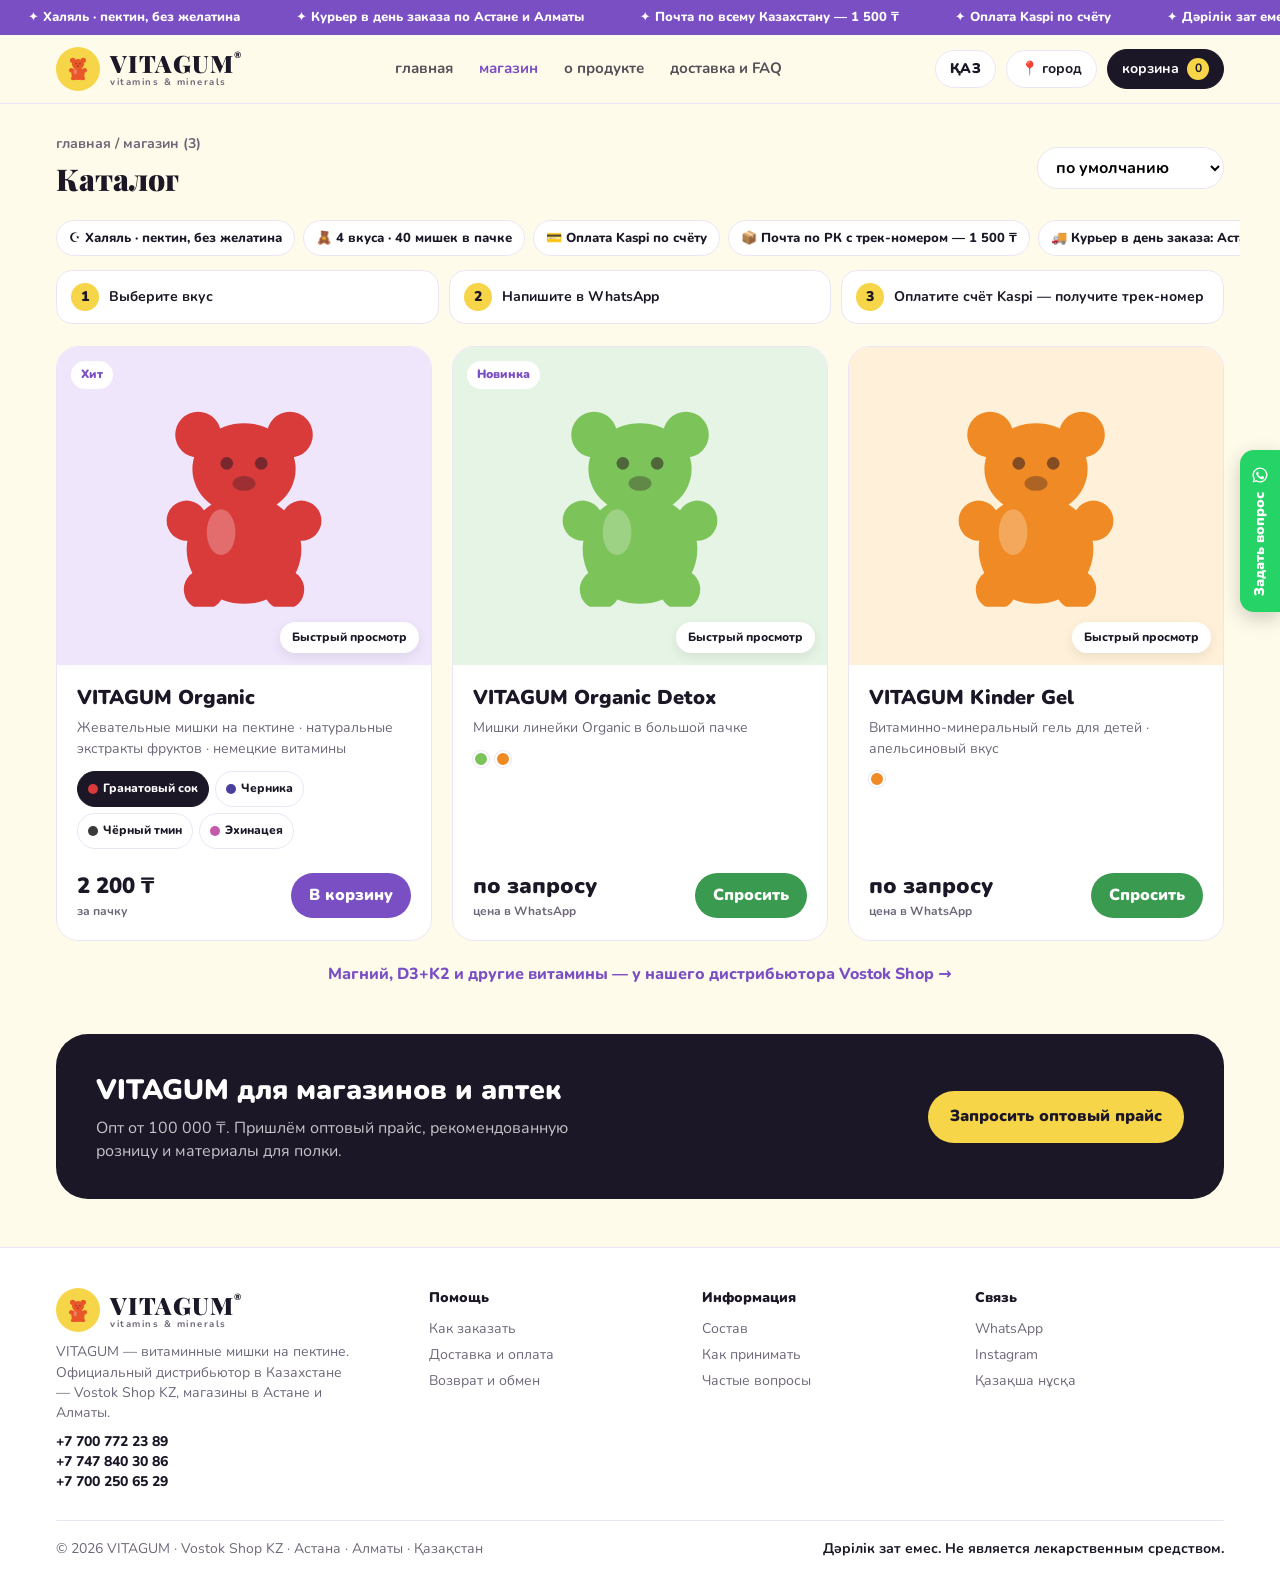
<file: shop.html>
<!doctype html>
<html lang="ru">
<head>
<meta charset="utf-8">
<meta name="viewport" content="width=device-width, initial-scale=1">
<title>Магазин — VITAGUM</title>
<meta name="description" content="Каталог VITAGUM: витаминные мишки Organic, Detox, Kinder Gel. Халяль, без желатина. Доставка по Казахстану.">
<link rel="preconnect" href="https://fonts.googleapis.com">
<link href="https://fonts.googleapis.com/css2?family=Nunito:wght@400;600;800;900&family=Playfair+Display:wght@800;900&display=swap" rel="stylesheet">
<link rel="stylesheet" href="assets/styles.css">
<style>
.extra-link{margin:22px 0 0;text-align:center;font-weight:800}.extra-link a{color:var(--brand)}
.trust{display:flex;gap:8px;overflow-x:auto;scrollbar-width:none;margin:0 -16px 14px;padding:0 16px}
.trust::-webkit-scrollbar{display:none}
.trust > span{flex:none;background:#fff;border:1px solid var(--line);border-radius:99px;padding:8px 12px;font-weight:800;font-size:13px}
.steps3{display:grid;grid-template-columns:repeat(3,1fr);gap:10px;margin-bottom:22px}
.steps3 div{background:#fff;border:1px solid var(--line);border-radius:16px;padding:12px 14px;font-weight:700;font-size:14px;display:flex;gap:10px;align-items:center}
.steps3 b{flex:none;width:28px;height:28px;border-radius:50%;background:var(--accent);display:grid;place-items:center;font-weight:900}
.card{opacity:0;transform:translateY(14px);animation:cardUp .5s forwards}
@keyframes cardUp{to{opacity:1;transform:none}}
.ph svg{transition:transform .5s cubic-bezier(.2,.7,.2,1)}
@media (hover:hover){.card:hover .ph svg{transform:rotate(-6deg) scale(1.06)}}
.ph svg.swap{animation:pop .35s}
@keyframes pop{50%{transform:scale(.85)}}
.qv-btn{position:absolute;right:12px;bottom:12px;background:#fff;border-radius:99px;padding:7px 12px;font-weight:800;font-size:12px;box-shadow:0 4px 12px rgba(0,0,0,.08)}
.vcount{display:none;align-items:center;gap:6px;font-size:13px;color:var(--muted);font-weight:700}
.vcount i{width:12px;height:12px;border-radius:50%;display:inline-block;margin-right:-4px;border:2px solid #fff}
.flav button{min-height:36px}
/* быстрый просмотр */
.qv{position:fixed;left:0;right:0;bottom:0;max-height:92dvh;background:#fff;border-radius:24px 24px 0 0;transform:translateY(100%);transition:transform .4s cubic-bezier(.2,.7,.2,1);z-index:55;overflow:auto;overscroll-behavior:contain;visibility:hidden}
.qv.show{transform:none;visibility:visible}
.qv-in{display:grid;grid-template-columns:1fr 1fr;gap:24px;padding:24px}
.qv-art{border-radius:20px;display:grid;place-items:center;aspect-ratio:1;position:relative}
.qv-art svg{width:50%}
.qv h3{font-family:'Playfair Display',Georgia,serif;font-size:28px;font-weight:900}
.qv dl{display:grid;grid-template-columns:auto 1fr;gap:6px 14px;font-size:14px;margin:14px 0}
.qv dt{color:var(--muted)} .qv dd{font-weight:700}
.qv .x{position:absolute;top:12px;right:14px;font-size:28px;width:40px;height:40px;z-index:2}
.qv-bar{position:sticky;bottom:0;display:flex;gap:8px;align-items:center;padding:12px 24px calc(12px + env(safe-area-inset-bottom));background:#fff;border-top:1px solid var(--line)}
.qv-bar .price{margin-right:auto}
.qv-bar .wa2{background:#25d366;color:#fff;font-weight:900;padding:11px 16px;border-radius:99px}
.qv .flav button{min-height:44px;font-size:14px}
@media (min-width:901px){.qv{left:50%;top:50%;bottom:auto;width:min(880px,94vw);border-radius:var(--radius);transform:translate(-50%,-46%);opacity:0;transition:.35s}.qv.show{transform:translate(-50%,-50%);opacity:1}}
@media (max-width:700px){.qv-in{grid-template-columns:1fr;padding:20px 16px}.qv-art{aspect-ratio:16/10}.qv-bar{padding-left:16px;padding-right:16px}}
@media (max-width:700px){.steps3{grid-template-columns:1fr}}
@media (max-width:560px){
  .grid{grid-template-columns:repeat(2,1fr)!important;gap:10px}
  .body{padding:12px}.body h3{font-size:15px}.card .desc{display:none}.price{font-size:17px}
  .row{flex-direction:column;align-items:stretch;gap:8px}.add{text-align:center;min-height:44px;padding:10px}
  .card .flav{display:none}.card .vcount{display:flex}.card .dots{display:none}
  .qv-btn{display:none}
}
</style>
</head>
<body>
<div id="vg-header" data-active="shop"></div>

<main class="wrap">
  <div class="bar">
    <div>
      <div class="crumbs"><a href="index.html">главная</a> / магазин (<span id="cnt">0</span>)</div>
      <h2 class="serif">Каталог</h2>
    </div>
    <div class="tools">
      <div class="chips" id="cats" style="display:none"></div>
      <select id="sort" aria-label="Сортировка">
        <option value="def">по умолчанию</option>
        <option value="asc">сначала дешевле</option>
        <option value="desc">сначала дороже</option>
      </select>
    </div>
  </div>
  <div class="trust" aria-label="Почему нам доверяют">
    <span>☪ Халяль · пектин, без желатина</span><span>🧸 4 вкуса · 40 мишек в пачке</span><span>💳 Оплата Kaspi по счёту</span><span>📦 Почта по РК с трек-номером — 1 500 ₸</span><span>🚚 Курьер в день заказа: Астана, Алматы</span><span>🏬 4 магазина в Астане и Алматы</span><span>Дәрілік зат емес</span>
  </div>
  <div class="steps3"><div><b>1</b>Выберите вкус</div><div><b>2</b>Напишите в WhatsApp</div><div><b>3</b>Оплатите счёт Kaspi — получите трек-номер</div></div>
  <div class="grid" id="grid"></div>
  <p class="extra-link"><a href="#" class="wa-dyn" target="_blank" rel="noopener" data-text="Сәлеметсіз бе! Хочу узнать про другие витамины Vostok Shop">Магний, D3+K2 и другие витамины — у нашего дистрибьютора Vostok Shop →</a></p>
  <section class="b2b" id="b2b" style="margin-top:48px">
    <div><h3>VITAGUM для магазинов и аптек</h3><p>Опт от 100 000 ₸. Пришлём оптовый прайс, рекомендованную розницу и материалы для полки.</p></div>
    <a href="#" class="wa-dyn" target="_blank" rel="noopener" data-text="Сәлеметсіз бе! Интересует опт VITAGUM, пришлите прайс.">Запросить оптовый прайс</a>
  </section>
</main>

<div id="vg-footer"></div>
<div class="qv" id="qv" role="dialog" aria-modal="true" aria-labelledby="qvTitle"></div>
<script src="assets/data.js"></script>
<script src="assets/app.js"></script>
<script>
(function(){
  const P = VG_PRODUCTS, $ = s=>document.querySelector(s);
  let cat='Все', sort='def', flav={};
  function renderCats(){
    const cats=['Все',...new Set(P.map(p=>p.cat))];
    $('#cats').innerHTML=cats.map(c=>`<button class="chip ${c===cat?'on':''}" data-c="${c}" aria-pressed="${c===cat}">${c}</button>`).join('');
  }
  function renderGrid(){
    let list=P.filter(p=>cat==='Все'||p.cat===cat);
    if(sort==='asc') list=[...list].sort((a,b)=>(a.price??Infinity)-(b.price??Infinity));
    if(sort==='desc') list=[...list].sort((a,b)=>(b.price??-1)-(a.price??-1));
    $('#cnt').textContent=list.length;
    $('#grid').innerHTML=list.map((p,idx)=>`
      <article class="card" style="animation-delay:${Math.min(idx,12)*50}ms">
        <div class="ph" style="background:${p.bg}">
          <a href="product.html?id=${p.id}" aria-label="${p.name}" style="position:absolute;inset:0"></a>
          ${p.tag?`<span class="tag">${VG.tp(p,'tag')}</span>`:''}
          ${VG.bear(p.flavors?p.flavors[flav[p.id]||0][1]:p.bear).replace('<svg','<svg data-art="'+p.id+'"')}
          <button class="qv-btn" data-qv="${p.id}">Быстрый просмотр</button>
        </div>
        <div class="body">
          <h3><a href="product.html?id=${p.id}">${p.name}</a></h3>
          <div class="desc">${VG.tp(p,'desc')}</div>
          ${p.flavors
            ? `<div class="flav">${p.flavors.map(([n,c],i)=>`<button class="${i===(flav[p.id]||0)?'on':''}" data-fl="${p.id}:${i}" aria-pressed="${i===(flav[p.id]||0)}"><i style="background:${c}"></i>${VG.flavName(p,i)}</button>`).join('')}</div>`
            : `<div class="dots">${p.dots.map(c=>`<i style="background:${c}"></i>`).join('')}</div>`}
          ${p.flavors?`<button class="vcount" data-qv="${p.id}">${p.flavors.map(f=>`<i style="background:${f[1]}"></i>`).join('')}&nbsp;&nbsp;${plural(p.flavors.length,['вкус','вкуса','вкусов'])} →</button>`:''}
          <div class="row">
            <div class="price">${p.gift?'0 ₸':p.price==null?'по запросу':VG.fmt(p.price)}<small>${VG.tp(p,'priceNote')||''}</small></div>
            ${p.price==null||p.gift
              ? `<a class="add ask" target="_blank" rel="noopener" href="${VG.waLink(p.askText||`Сәлеметсіз бе! Интересует: ${p.name}`)}">Спросить</a>`
              : p.flavors ? `<button class="add" data-add="${p.id}" data-qvm="${p.id}">В корзину</button>` : `<button class="add" data-add="${p.id}">В корзину</button>`}
          </div>
        </div>
      </article>`).join('');
  }
  document.addEventListener('click',e=>{
    const t=e.target.closest('[data-add],[data-c],[data-fl],[data-qv],[data-qx]'); if(!t) return;
    if(t.dataset.qv){openQV(t.dataset.qv);return}
    if(t.hasAttribute('data-qx')){VG.close();return}
    if(t.dataset.add&&t.dataset.qvm&&matchMedia('(max-width:560px)').matches){openQV(t.dataset.qvm);return}
    if(t.dataset.fl){const [id,i]=t.dataset.fl.split(':');flav[id]=+i;
      document.querySelectorAll(`[data-fl^="${id}:"]`).forEach(b=>{const on=b.dataset.fl===`${id}:${i}`;b.classList.toggle('on',on);b.setAttribute('aria-pressed',on)});
      const col=VG.prodOf(id).flavors[i][1];
      document.querySelectorAll(`[data-art="${id}"] use`).forEach(u=>u.setAttribute('fill',col));
      document.querySelectorAll(`[data-art="${id}"]`).forEach(sv=>{sv.classList.remove('swap');void sv.offsetWidth;sv.classList.add('swap')});
      if($('#qv').classList.contains('show')) fillQVBar(id);
      return}
    else if(t.dataset.c){cat=t.dataset.c;renderCats();renderGrid()}
    else if(t.dataset.add){VG.add(t.dataset.add,flav[t.dataset.add]);t.textContent='✓ Добавлено';setTimeout(()=>t.textContent='В корзину',900)}
  });
  function plural(n,f){const a=n%10,b=n%100;return n+' '+(a===1&&b!==11?f[0]:a>=2&&a<=4&&(b<10||b>=20)?f[1]:f[2])}
  function deliv(){const c=VG.city;return c==='other'?'почта с трек-номером, 1 500 ₸':c?`курьер по городу ${VG.cityLabel()} в день заказа`:'выберите город'}
  function qvWaText(p){const f=p.flavors?` — ${VG.flavName(p,flav[p.id]||0)}`:'';return p.askText||`Сәлеметсіз бе! Хочу: ${p.name}${f}, 1 шт.`}
  function fillQVBar(id){const p=VG.prodOf(id);$('#qvBar').innerHTML=`
      <div class="price">${p.gift?'0 ₸':p.price==null?'по запросу':VG.fmt(p.price)}<small>${VG.tp(p,'priceNote')||''}</small></div>
      ${p.price!=null&&!p.gift?`<button class="add" data-add="${p.id}">В корзину</button>`:''}
      <a class="wa2" target="_blank" rel="noopener" href="${VG.waLink(qvWaText(p))}">WhatsApp</a>`}
  function openQV(id){const p=VG.prodOf(id), fi=flav[id]||0;
    $('#qv').innerHTML=`<button class="x" data-qx aria-label="Закрыть">×</button>
      <div class="qv-in">
        <div class="qv-art" style="background:${p.bg}">${VG.bear(p.flavors?p.flavors[fi][1]:p.bear).replace('<svg','<svg data-art="'+p.id+'"')}</div>
        <div>
          <h3 id="qvTitle">${p.name}</h3>
          <p class="desc" style="margin-top:6px">${VG.tp(p,'desc')}</p>
          ${p.flavors?`<div class="flav" style="margin-top:14px">${p.flavors.map(([n,c],i)=>`<button class="${i===fi?'on':''}" data-fl="${p.id}:${i}" aria-pressed="${i===fi}"><i style="background:${c}"></i>${VG.flavName(p,i)}</button>`).join('')}</div>`:''}
          <dl>
            ${p.weight?`<dt>Пачка</dt><dd>${p.weight}${p.pcs?` · ${p.pcs} шт.`:''}</dd>`:''}
            ${p.cat==='VitaGum'?'<dt>Для детей</dt><dd>возраст и порция — по этикетке, подскажем в WhatsApp</dd><dt>Основа</dt><dd>пектин, без желатина · халяль</dd>':''}
            <dt>Доставка</dt><dd>${deliv()}</dd>
            <dt>Оплата</dt><dd>Kaspi по счёту</dd>
          </dl>
          <a href="product.html?id=${p.id}${p.flavors?'&f='+fi:''}" style="color:var(--brand);font-weight:800">Подробнее о товаре →</a>
          <p style="font-size:12px;color:var(--muted);margin-top:10px">Дәрілік зат емес.</p>
        </div>
      </div>
      <div class="qv-bar" id="qvBar"></div>`;
    fillQVBar(id); VG.open($('#qv'));}
  $('#sort').onchange=e=>{sort=e.target.value;renderGrid()};
  let lastCity=VG.city; VG.onChange(({city})=>{if(city!==lastCity){lastCity=city;renderGrid()}}); // ссылки WhatsApp зависят от города
  renderCats(); renderGrid();
})();
</script>
</body>
</html>
</file>
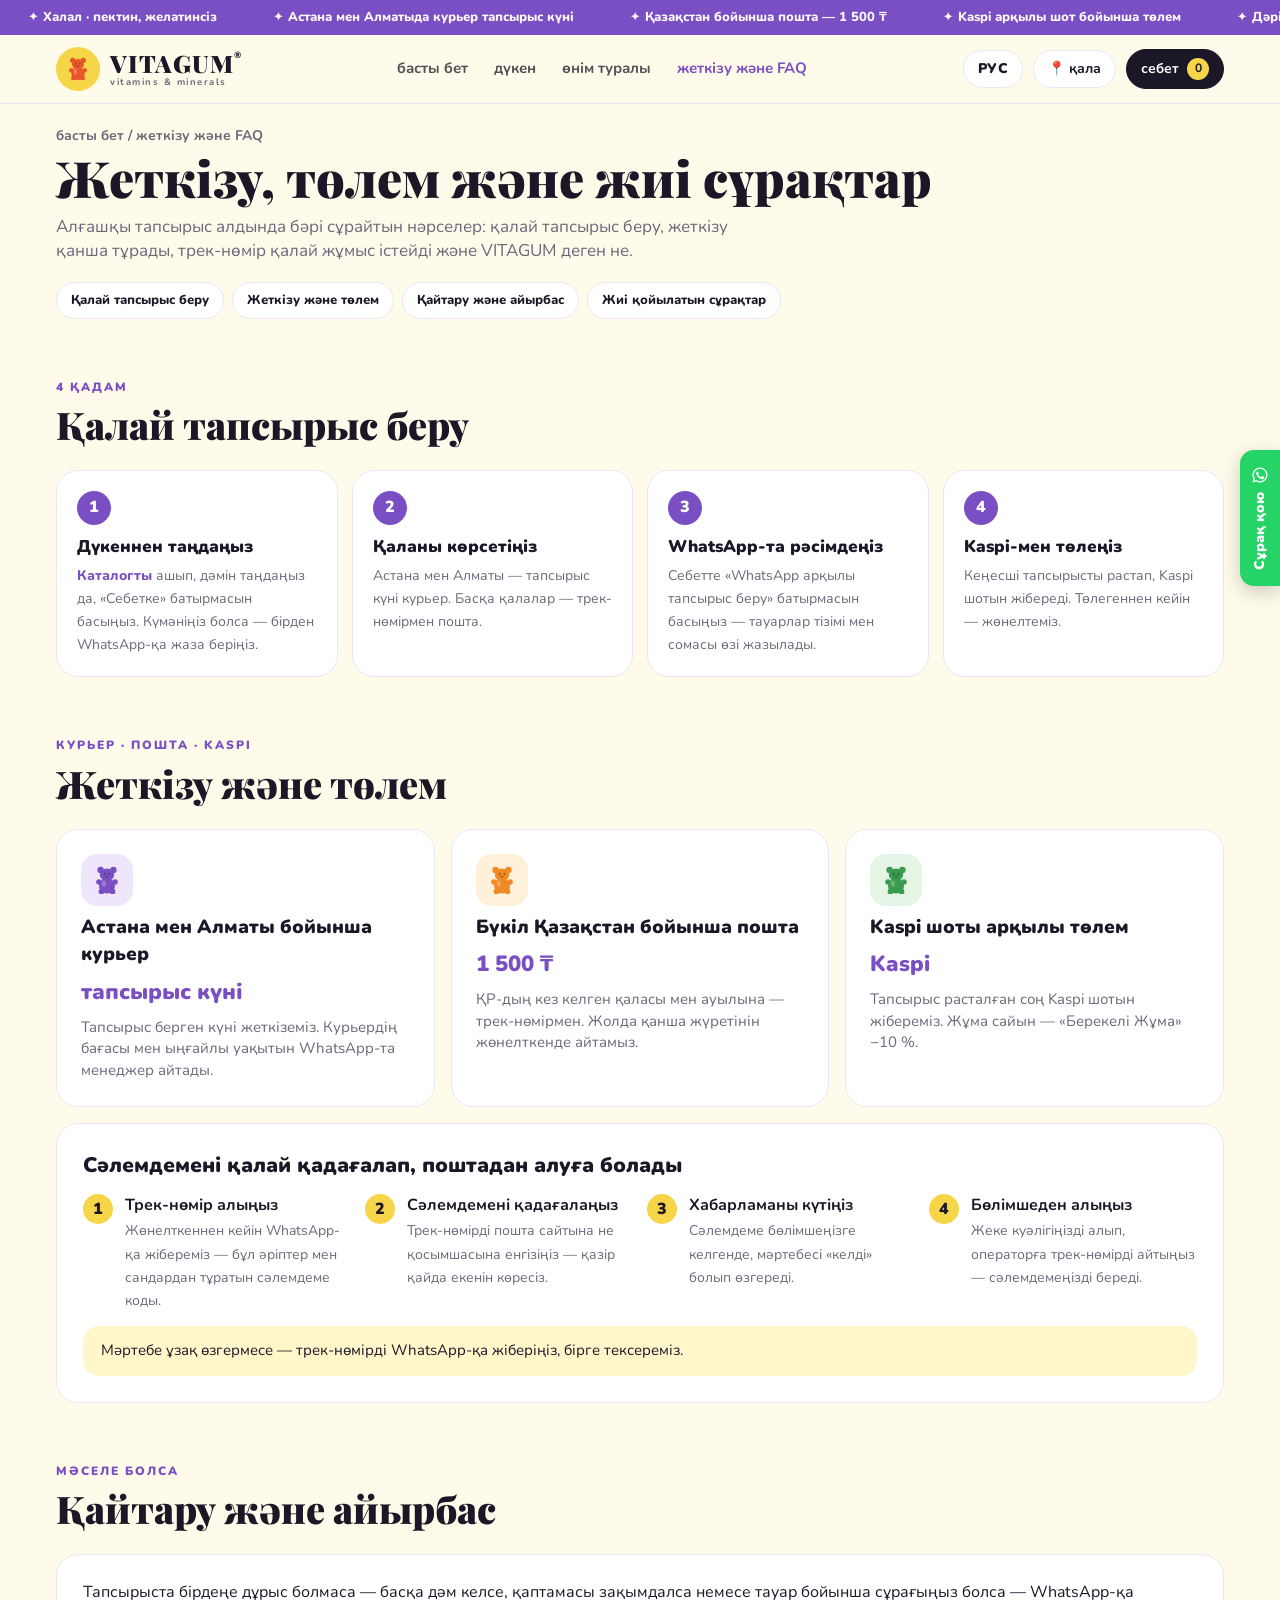
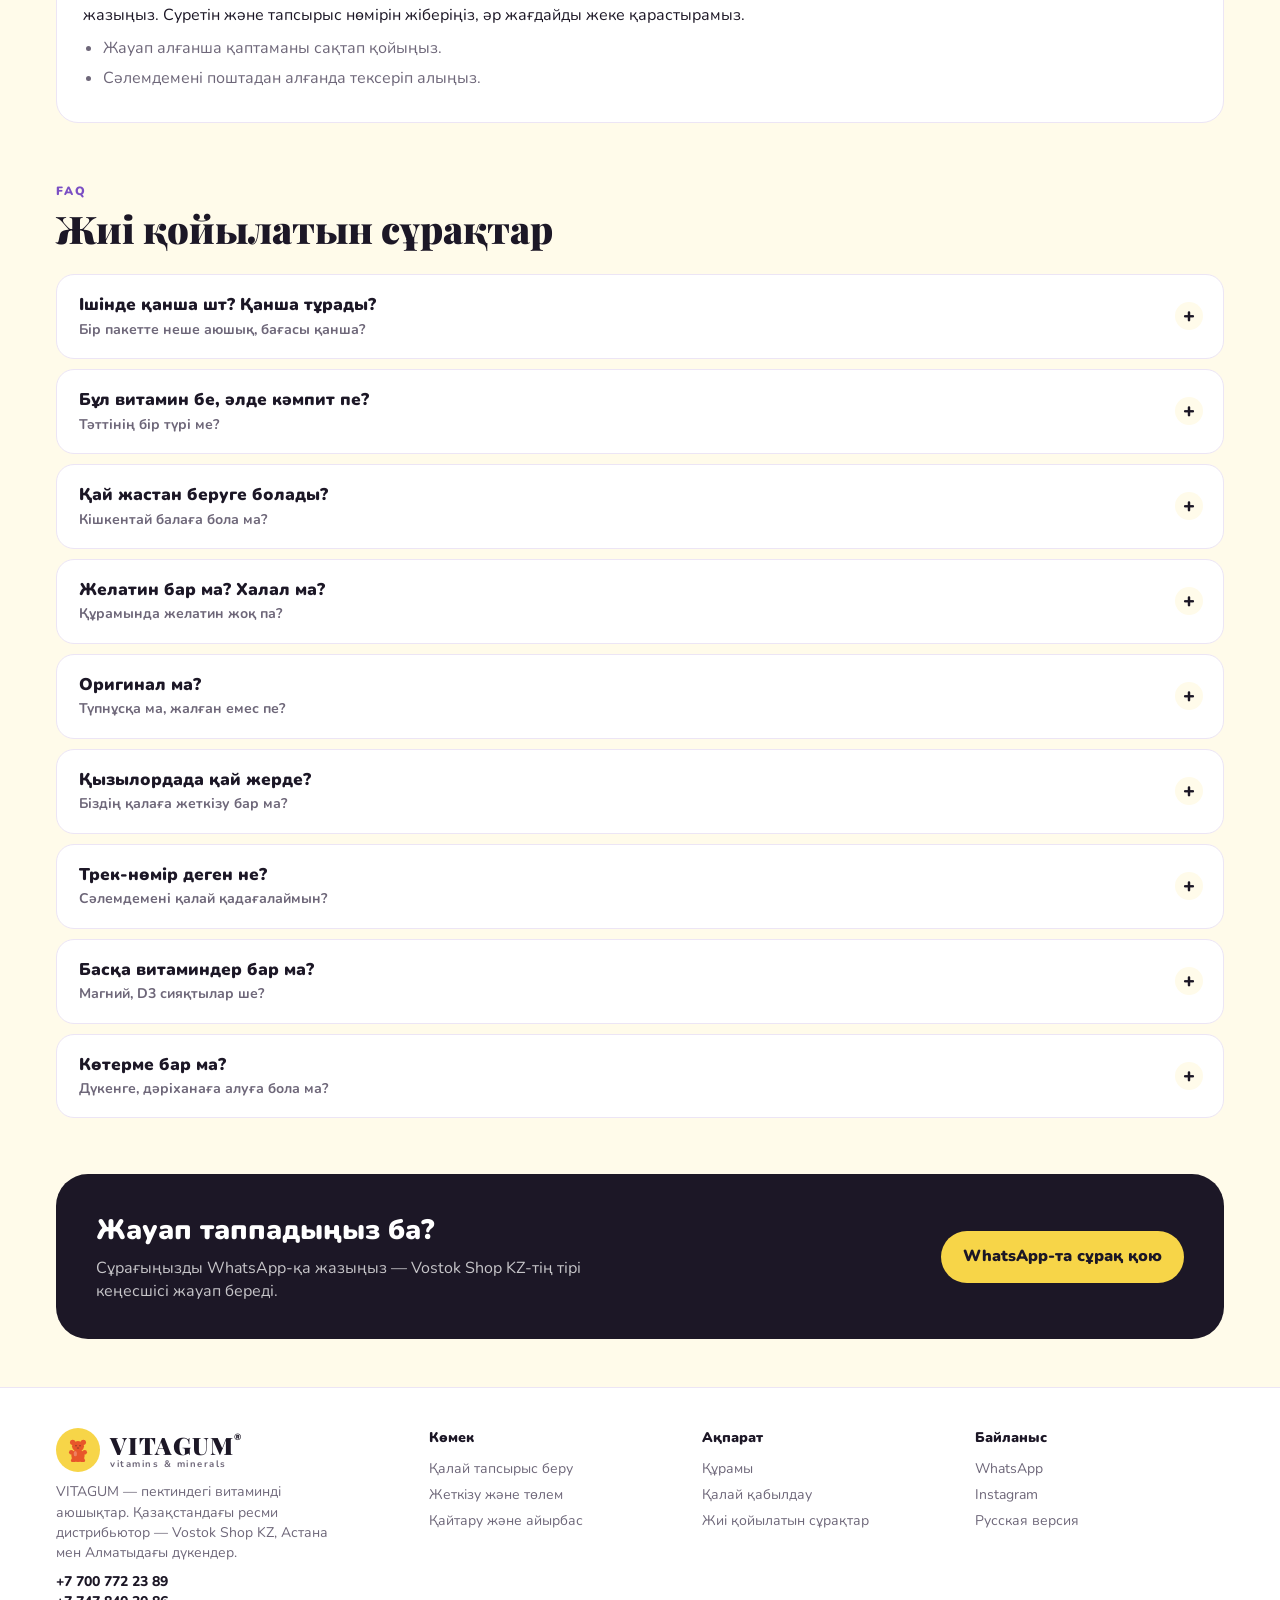
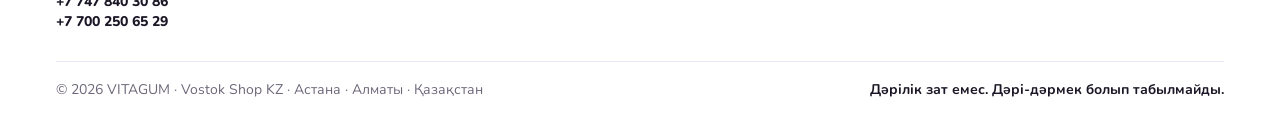
<file: kk/info.html>
<!doctype html>
<html lang="kk">
<head>
<meta charset="utf-8">
<meta name="viewport" content="width=device-width, initial-scale=1">
<title>Жеткізу және FAQ — VITAGUM</title>
<meta name="description" content="VITAGUM-ға қалай тапсырыс беру: Астана мен Алматыда курьер, Қазақстан бойынша трек-нөмірмен пошта 1 500 ₸, Kaspi арқылы төлем, жиі қойылатын сұрақтар.">
<link rel="preconnect" href="https://fonts.googleapis.com">
<link href="https://fonts.googleapis.com/css2?family=Nunito:wght@400;600;800;900&family=Playfair+Display:wght@800;900&display=swap" rel="stylesheet">
<link rel="stylesheet" href="../assets/styles.css">
<script type="application/ld+json">
{
 "@context": "https://schema.org",
 "@type": "FAQPage",
 "inLanguage": "kk",
 "mainEntity": [
  {
   "@type": "Question",
   "name": "Ішінде қанша шт? Қанша тұрады?",
   "acceptedAnswer": {
    "@type": "Answer",
    "text": "VITAGUM Organic — 150 г пакеті 2 200 ₸, ішінде әрқайсысы жеке оралған 40 аюшық. VITAGUM Organic Detox пен Kinder Gel бағасын WhatsApp-та айтамыз."
   }
  },
  {
   "@type": "Question",
   "name": "Бұл витамин бе, әлде кәмпит пе?",
   "acceptedAnswer": {
    "@type": "Answer",
    "text": "VITAGUM — витаминді мармелад: жеміс сығындылары мен витаминдер қосылған пектиндегі аюшықтар. Бұл — рационның бір бөлігі, дәрі емес. Дәрілік зат емес."
   }
  },
  {
   "@type": "Question",
   "name": "Қай жастан беруге болады?",
   "acceptedAnswer": {
    "@type": "Answer",
    "text": "Балаларға — жасы мен мөлшерін пакеттегі заттаңбадан қараңыз, не WhatsApp-та айтамыз: қаптамадағы нұсқаулықтың суретін жібереміз."
   }
  },
  {
   "@type": "Question",
   "name": "Желатин бар ма? Халал ма?",
   "acceptedAnswer": {
    "@type": "Answer",
    "text": "Желатин жоқ — аюшықтар цитрус пектинінен жасалған. VITAGUM халал рационға жарайды; құжаттарын WhatsApp-тан сұрай аласыз."
   }
  },
  {
   "@type": "Question",
   "name": "Оригинал ма?",
   "acceptedAnswer": {
    "@type": "Answer",
    "text": "Иә. Vostok Shop KZ — VITAGUM-ның Қазақстандағы ресми дистрибьюторы, тауар Ташкенттен тікелей келеді. Астана мен Алматыда 4 дүкен бар — ең жақынының мекенжайын WhatsApp-қа жібереміз."
   }
  },
  {
   "@type": "Question",
   "name": "Қызылордада қай жерде? Біздің қалаға жеткізу бар ма?",
   "acceptedAnswer": {
    "@type": "Answer",
    "text": "Дүкендер тек Астана мен Алматыда. Қызылордаға және Қазақстанның кез келген басқа қаласына трек-нөмірмен пошта арқылы жібереміз — 1 500 ₸."
   }
  },
  {
   "@type": "Question",
   "name": "Трек-нөмір деген не?",
   "acceptedAnswer": {
    "@type": "Answer",
    "text": "Жөнелткеннен кейін трек-нөмірді WhatsApp-қа жібереміз. Сол арқылы пошта сайтынан не қосымшасынан сәлемдеменің қайда екенін көресіз. Сәлемдеме бөлімшеңізге келгенде, жеке куәлігіңіз бен трек-нөміріңізді алып барып, ала бересіз."
   }
  },
  {
   "@type": "Question",
   "name": "Басқа витаминдер бар ма?",
   "acceptedAnswer": {
    "@type": "Answer",
    "text": "Сайтта — тек VITAGUM. Басқа витаминдер дистрибьюторымыз Vostok Shop-та бар — WhatsApp-қа жазыңыз."
   }
  },
  {
   "@type": "Question",
   "name": "Көтерме бар ма?",
   "acceptedAnswer": {
    "@type": "Answer",
    "text": "Иә, көтерме 100 000 ₸-ден. WhatsApp-қа жазыңыз — көтерме прайсты жібереміз."
   }
  }
 ]
}
</script>
<style>
  .if-sec{margin:56px 0;scroll-margin-top:96px}
  .if-sec > h2{font-size:clamp(26px,4vw,38px);font-weight:900;line-height:1.1}
  .if-lead{color:var(--muted);font-size:17px;max-width:680px;margin-top:10px}
  .if-kicker{display:inline-block;font-weight:900;font-size:12px;letter-spacing:2px;text-transform:uppercase;color:var(--brand);margin-bottom:8px}

  .if-head{margin:22px 0 0}
  .if-head h1{font-size:clamp(32px,5vw,50px);font-weight:900;line-height:1.05;margin-top:6px}
  .toc{display:flex;flex-wrap:wrap;gap:8px;margin-top:18px}

  /* шаги */
  .steps{list-style:none;display:grid;grid-template-columns:repeat(4,1fr);gap:14px;margin-top:24px;counter-reset:st}
  .steps li{background:var(--card);border:1px solid var(--line);border-radius:var(--radius);padding:20px;counter-increment:st}
  .steps li::before{content:counter(st);display:grid;place-items:center;width:34px;height:34px;border-radius:50%;background:var(--brand);color:#fff;font-weight:900;margin-bottom:10px}
  .steps b{display:block;font-size:17px;font-weight:900;margin-bottom:4px}
  .steps span{color:var(--muted);font-size:14px}

  /* доставка */
  .dlv{display:grid;grid-template-columns:repeat(3,1fr);gap:16px;margin-top:24px}
  .dcard{background:var(--card);border:1px solid var(--line);border-radius:var(--radius);padding:24px;display:flex;flex-direction:column;gap:8px}
  .dcard .ic{width:52px;height:52px;border-radius:16px;display:grid;place-items:center}
  .dcard .ic svg{width:24px}
  .dcard h3{font-size:19px;font-weight:900}
  .dcard .pr{font-size:22px;font-weight:900;color:var(--brand)}
  .dcard p{color:var(--muted);font-size:15px}
  .track{margin-top:16px;background:var(--card);border:1px solid var(--line);border-radius:var(--radius);padding:26px}
  .track h3{font-size:21px;font-weight:900;margin-bottom:14px}
  .track ol{list-style:none;display:grid;grid-template-columns:repeat(4,1fr);gap:14px;counter-reset:tr}
  .track li{counter-increment:tr;padding-left:42px;position:relative}
  .track li::before{content:counter(tr);position:absolute;left:0;top:0;width:30px;height:30px;border-radius:50%;background:var(--accent);display:grid;place-items:center;font-weight:900}
  .track li b{display:block;margin-bottom:2px}
  .track li span{color:var(--muted);font-size:14px}
  .tr-note{margin-top:14px;padding:14px 18px;border-radius:16px;background:#fff6c9;font-size:15px}

  /* возврат */
  .ret{background:var(--card);border:1px solid var(--line);border-radius:var(--radius);padding:26px;margin-top:24px}
  .ret ul{margin:10px 0 0 20px;color:var(--muted)}
  .ret li{margin:6px 0}

  /* faq */
  .faq{margin-top:24px;display:flex;flex-direction:column;gap:10px}
  .faq details{background:var(--card);border:1px solid var(--line);border-radius:18px;overflow:hidden}
  .faq details[open]{border-color:var(--brand)}
  .faq summary{list-style:none;cursor:pointer;padding:18px 56px 18px 22px;font-weight:900;font-size:17px;position:relative}
  .faq summary::-webkit-details-marker{display:none}
  .faq summary small{display:block;font-weight:700;font-size:14px;color:var(--muted);margin-top:2px}
  .faq summary::after{content:"+";position:absolute;right:20px;top:50%;transform:translateY(-50%);width:28px;height:28px;border-radius:50%;background:var(--cream);display:grid;place-items:center;font-size:20px;line-height:1;transition:transform .2s}
  .faq details[open] summary::after{content:"−";background:var(--accent)}
  .faq .ans{padding:0 22px 20px;color:var(--ink)}
  .faq .ans p + p{margin-top:8px}
  .faq .ans .kz{color:var(--brand);font-weight:800}

  @media (max-width:900px){
    .steps,.track ol{grid-template-columns:repeat(2,1fr)}
    .dlv{grid-template-columns:1fr}
  }
  @media (max-width:560px){
    .steps,.track ol{grid-template-columns:1fr}
    .if-sec{margin:44px 0}
    .track,.ret{padding:22px}
    .faq summary{font-size:16px;padding:16px 52px 16px 18px}
    .faq .ans{padding:0 18px 18px}
  }
</style>
</head>
<body>
<div id="vg-header" data-active="info"></div>

<main class="wrap">
  <div class="if-head">
    <div class="crumbs"><a href="index.html">басты бет</a> / жеткізу және FAQ</div>
    <h1 class="serif">Жеткізу, төлем және жиі сұрақтар</h1>
    <p class="if-lead">Алғашқы тапсырыс алдында бәрі сұрайтын нәрселер: қалай тапсырыс беру, жеткізу қанша тұрады, трек-нөмір қалай жұмыс істейді және VITAGUM деген не.</p>
    <nav class="toc" aria-label="Бет бөлімдері">
      <a class="chip" href="#order">Қалай тапсырыс беру</a>
      <a class="chip" href="#delivery">Жеткізу және төлем</a>
      <a class="chip" href="#return">Қайтару және айырбас</a>
      <a class="chip" href="#faq">Жиі қойылатын сұрақтар</a>
    </nav>
  </div>

  <section class="if-sec" id="order" aria-labelledby="order-h">
    <span class="if-kicker">4 қадам</span>
    <h2 id="order-h" class="serif">Қалай тапсырыс беру</h2>
    <ol class="steps">
      <li><b>Дүкеннен таңдаңыз</b><span><a href="shop.html" style="color:var(--brand);font-weight:800">Каталогты</a> ашып, дәмін таңдаңыз да, «Себетке» батырмасын басыңыз. Күмәніңіз болса — бірден WhatsApp-қа жаза беріңіз.</span></li>
      <li><b>Қаланы көрсетіңіз</b><span>Астана мен Алматы — тапсырыс күні курьер. Басқа қалалар — трек-нөмірмен пошта.</span></li>
      <li><b>WhatsApp-та рәсімдеңіз</b><span>Себетте «WhatsApp арқылы тапсырыс беру» батырмасын басыңыз — тауарлар тізімі мен сомасы өзі жазылады.</span></li>
      <li><b>Kaspi-мен төлеңіз</b><span>Кеңесші тапсырысты растап, Kaspi шотын жібереді. Төлегеннен кейін — жөнелтеміз.</span></li>
    </ol>
  </section>

  <section class="if-sec" id="delivery" aria-labelledby="delivery-h">
    <span class="if-kicker">Курьер · пошта · Kaspi</span>
    <h2 id="delivery-h" class="serif">Жеткізу және төлем</h2>
    <div class="dlv">
      <div class="dcard">
        <span class="ic" style="background:#efe6fb" data-bear="#7b4fc4" aria-hidden="true"></span>
        <h3>Астана мен Алматы бойынша курьер</h3>
        <div class="pr">тапсырыс күні</div>
        <p>Тапсырыс берген күні жеткіземіз. Курьердің бағасы мен ыңғайлы уақытын WhatsApp-та менеджер айтады.</p>
      </div>
      <div class="dcard">
        <span class="ic" style="background:#fff0d9" data-bear="#f08a24" aria-hidden="true"></span>
        <h3>Бүкіл Қазақстан бойынша пошта</h3>
        <div class="pr" id="postPrice">1 500 ₸</div>
        <p>ҚР-дың кез келген қаласы мен ауылына — трек-нөмірмен. Жолда қанша жүретінін жөнелткенде айтамыз.</p>
      </div>
      <div class="dcard">
        <span class="ic" style="background:#e6f4e6" data-bear="#3a9a4f" aria-hidden="true"></span>
        <h3>Kaspi шоты арқылы төлем</h3>
        <div class="pr">Kaspi</div>
        <p>Тапсырыс расталған соң Kaspi шотын жібереміз. Жұма сайын — «Берекелі Жұма» −10 %.</p>
      </div>
    </div>

    <div class="track">
      <h3>Сәлемдемені қалай қадағалап, поштадан алуға болады</h3>
      <ol>
        <li><b>Трек-нөмір алыңыз</b><span>Жөнелткеннен кейін WhatsApp-қа жібереміз — бұл әріптер мен сандардан тұратын сәлемдеме коды.</span></li>
        <li><b>Сәлемдемені қадағалаңыз</b><span>Трек-нөмірді пошта сайтына не қосымшасына енгізіңіз — қазір қайда екенін көресіз.</span></li>
        <li><b>Хабарламаны күтіңіз</b><span>Сәлемдеме бөлімшеңізге келгенде, мәртебесі «келді» болып өзгереді.</span></li>
        <li><b>Бөлімшеден алыңыз</b><span>Жеке куәлігіңізді алып, операторға трек-нөмірді айтыңыз — сәлемдемеңізді береді.</span></li>
      </ol>
      <p class="tr-note">Мәртебе ұзақ өзгермесе — трек-нөмірді WhatsApp-қа жіберіңіз, бірге тексереміз.</p>
    </div>
  </section>

  <section class="if-sec" id="return" aria-labelledby="return-h">
    <span class="if-kicker">Мәселе болса</span>
    <h2 id="return-h" class="serif">Қайтару және айырбас</h2>
    <div class="ret">
      <p>Тапсырыста бірдеңе дұрыс болмаса — басқа дәм келсе, қаптамасы зақымдалса немесе тауар бойынша сұрағыңыз болса — WhatsApp-қа жазыңыз. Суретін және тапсырыс нөмірін жіберіңіз, әр жағдайды жеке қарастырамыз.</p>
      <ul>
        <li>Жауап алғанша қаптаманы сақтап қойыңыз.</li>
        <li>Сәлемдемені поштадан алғанда тексеріп алыңыз.</li>
      </ul>
    </div>
  </section>

  <section class="if-sec" id="faq" aria-labelledby="faq-h">
    <span class="if-kicker">FAQ</span>
    <h2 id="faq-h" class="serif">Жиі қойылатын сұрақтар</h2>
    <div class="faq">
      <details>
        <summary>Ішінде қанша шт? Қанша тұрады?<small>Бір пакетте неше аюшық, бағасы қанша?</small></summary>
        <div class="ans">
          <p><b>VITAGUM Organic</b> — <span id="orgPack">150 г, 40 аюшық</span>, әрқайсысы жеке оралған, бір пакеті — <span id="orgPrice">2 200 ₸</span>. VITAGUM Organic Detox пен Kinder Gel бағасы — WhatsApp-та.</p>
          <p><span class="kz">Сұраңыз</span> — заттаңбаның суретін WhatsApp-қа жібереміз.</p>
        </div>
      </details>
      <details>
        <summary>Бұл витамин бе, әлде кәмпит пе?<small>Тәттінің бір түрі ме?</small></summary>
        <div class="ans">
          <p>Бұл — <b>витаминді мармелад</b>: жеміс сығындылары мен витаминдер қосылған пектиндегі аюшықтар. Рационның бір бөлігі ретінде жарайды — тамақтың да, емнің де орнын баспайды.</p>
          <p><span class="kz">Дәрілік зат емес</span> — дәрі-дәрмек болып табылмайды.</p>
        </div>
      </details>
      <details>
        <summary>Қай жастан беруге болады?<small>Кішкентай балаға бола ма?</small></summary>
        <div class="ans">
          <p>Балаларға — <b>жасы мен мөлшерін пакеттегі заттаңбадан қараңыз</b>, не WhatsApp-та айтамыз: қаптамадағы нұсқаулықтың суретін жібереміз.</p>
        </div>
      </details>
      <details>
        <summary>Желатин бар ма? Халал ма?<small>Құрамында желатин жоқ па?</small></summary>
        <div class="ans">
          <p><b>Желатин жоқ</b> — аюшықтар пішінін цитрус пектинінің (жемістен алынатын өсімдік қоюлатқышы) арқасында сақтайды. VITAGUM халал рационға жарайды.</p>
          <p>Құжаттарын WhatsApp-тан сұрай аласыз.</p>
        </div>
      </details>
      <details>
        <summary>Оригинал ма?<small>Түпнұсқа ма, жалған емес пе?</small></summary>
        <div class="ans">
          <p><span class="kz">Иә, оригинал.</span> Vostok Shop KZ — VITAGUM-ның Қазақстандағы ресми дистрибьюторы, тауар Ташкенттен тікелей келеді.</p>
          <p>Астана мен Алматыдағы 4 дүкеннің біріне барып, пакетті өз көзіңізбен көруге болады — ең жақынының мекенжайын WhatsApp-қа жібереміз.</p>
        </div>
      </details>
      <details>
        <summary>Қызылордада қай жерде?<small>Біздің қалаға жеткізу бар ма?</small></summary>
        <div class="ans">
          <p>Дүкендер — тек Астана мен Алматыда. <b>Қызылордаға, Шымкентке, Талдықорғанға және кез келген басқа қалаға</b> трек-нөмірмен пошта арқылы жібереміз — <b>1 500 ₸</b>.</p>
          <p><span class="kz">Қазақстанның барлық қалаларына жібереміз.</span></p>
        </div>
      </details>
      <details>
        <summary>Трек-нөмір деген не?<small>Сәлемдемені қалай қадағалаймын?</small></summary>
        <div class="ans">
          <p>Трек-нөмір — сәлемдемеңіздің коды. Жөнелткеннен кейін WhatsApp-қа жібереміз. Сол арқылы пошта сайтынан не қосымшасынан сәлемдеменің қазір қайда екенін көресіз.</p>
          <p>Бөлімшеңізге келгенде — жеке куәлігіңізді алып барып, трек-нөмірді айтасыз. <a href="#delivery" style="color:var(--brand);font-weight:800">Қадам-қадаммен →</a></p>
        </div>
      </details>
      <details>
        <summary>Басқа витаминдер бар ма?<small>Магний, D3 сияқтылар ше?</small></summary>
        <div class="ans">
          <p>Сайтта — тек VITAGUM. Басқа витаминдер дистрибьюторымыз Vostok Shop-та бар — <a href="#" class="wa-dyn" target="_blank" rel="noopener" data-text="Сәлеметсіз бе! Vostok Shop-тағы басқа витаминдер туралы білгім келеді" style="color:var(--brand);font-weight:800">WhatsApp-қа жазыңыз</a>.</p>
        </div>
      </details>
      <details>
        <summary>Көтерме бар ма?<small>Дүкенге, дәріханаға алуға бола ма?</small></summary>
        <div class="ans">
          <p><b>Иә, көтерме 100 000 ₸-ден.</b> Дүкендер мен дәріханаларға көтерме прайсты WhatsApp-қа жібереміз.</p>
        </div>
      </details>
    </div>
  </section>

  <section class="b2b" aria-labelledby="ask-h">
    <div><h3 id="ask-h">Жауап таппадыңыз ба?</h3><p>Сұрағыңызды WhatsApp-қа жазыңыз — Vostok Shop KZ-тің тірі кеңесшісі жауап береді.</p></div>
    <a href="#" class="wa-dyn" target="_blank" rel="noopener" data-text="Сәлеметсіз бе! VITAGUM бойынша сұрағым бар.">WhatsApp-та сұрақ қою</a>
  </section>
</main>

<div id="vg-footer"></div>
<script src="../assets/data.js"></script>
<script src="../assets/app.js"></script>
<script>
(function(){
  document.querySelectorAll('[data-bear]').forEach(el=>{ el.innerHTML = VG.bear(el.dataset.bear); });
  document.getElementById('postPrice').textContent = VG.fmt(VG_CONFIG.postPrice);
  const org = VG.prodOf('org');
  if(org){ document.getElementById('orgPrice').textContent = org.price!=null ? VG.fmt(org.price) : VG.t('priceAsk');
    if(org.weight) document.getElementById('orgPack').textContent = `${org.weight}${org.pcs?`, ${org.pcs} аюшық`:''}`; }
  document.querySelectorAll('main .wa-dyn').forEach(a=>{ a.href = VG.waLink(a.dataset.text); });
  // открыть нужный вопрос/секцию по якорю #faq
  if(location.hash==='#faq'){ const d=document.querySelector('#faq details'); if(d) d.open=true; }
  // шапка и бегущая строка вставляются скриптом — довести скролл к якорю после рендера
  const target = location.hash && document.getElementById(location.hash.slice(1));
  if(target) window.addEventListener('load', ()=>setTimeout(()=>target.scrollIntoView({behavior:'auto',block:'start'}),0));
})();
</script>
<!-- TODO:
- Стоимость и время курьера по Астане/Алматы — уточнить.
- Срок доставки почтой по РК и сервис отслеживания (Казпочта?) — уточнить.
- Политика возврата и обмена — нужна от заказчика.
- Халяль: документ (номер, орган) — уточнить.
- Адреса 4 магазинов Vostok Shop — уточнить.
- Возраст/порция для РК (бриф «от 2 лет» vs liki.uz «старше 7 лет») — сверить с этикеткой.
- Цена 2 200 ₸ — со слов блогера, сверить. Если меняется — поправить и JSON-LD.
-->
</body>
</html>

<!-- KK: перевод проверить носителем языка -->
</file>
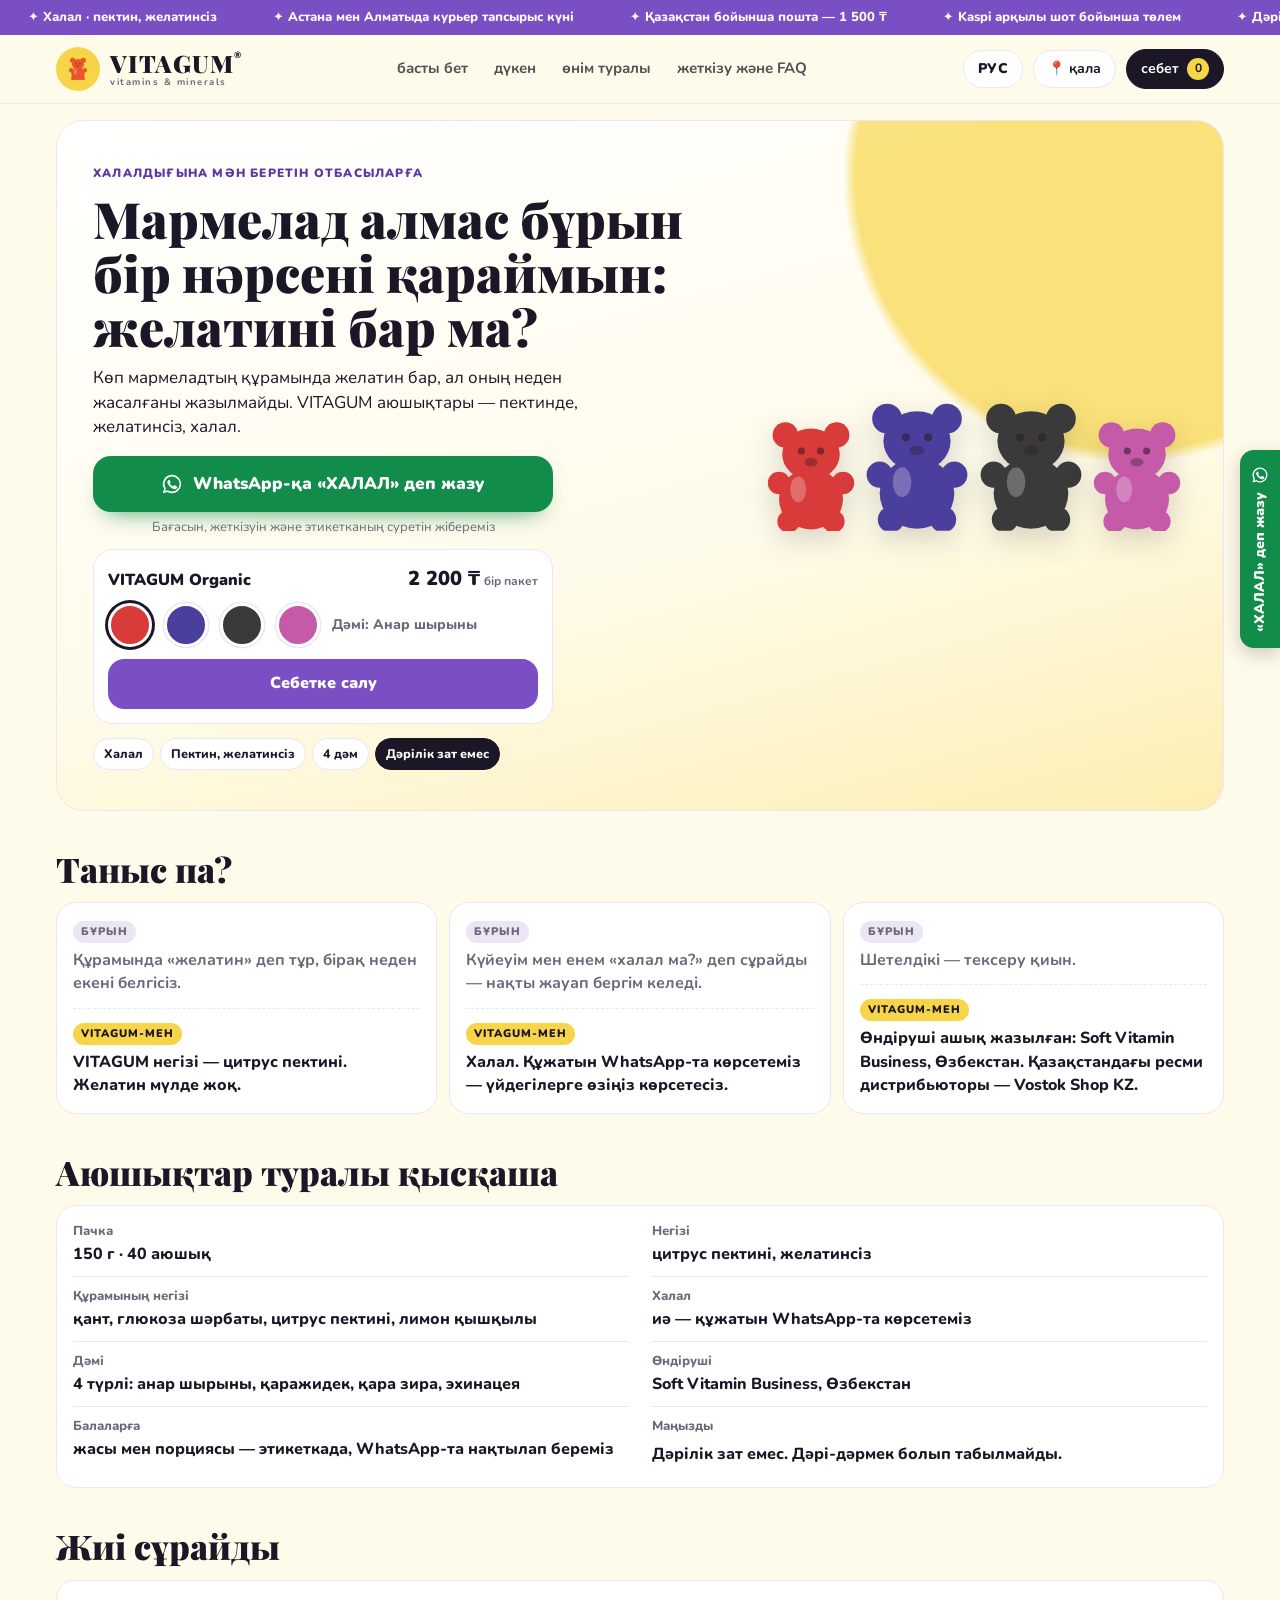
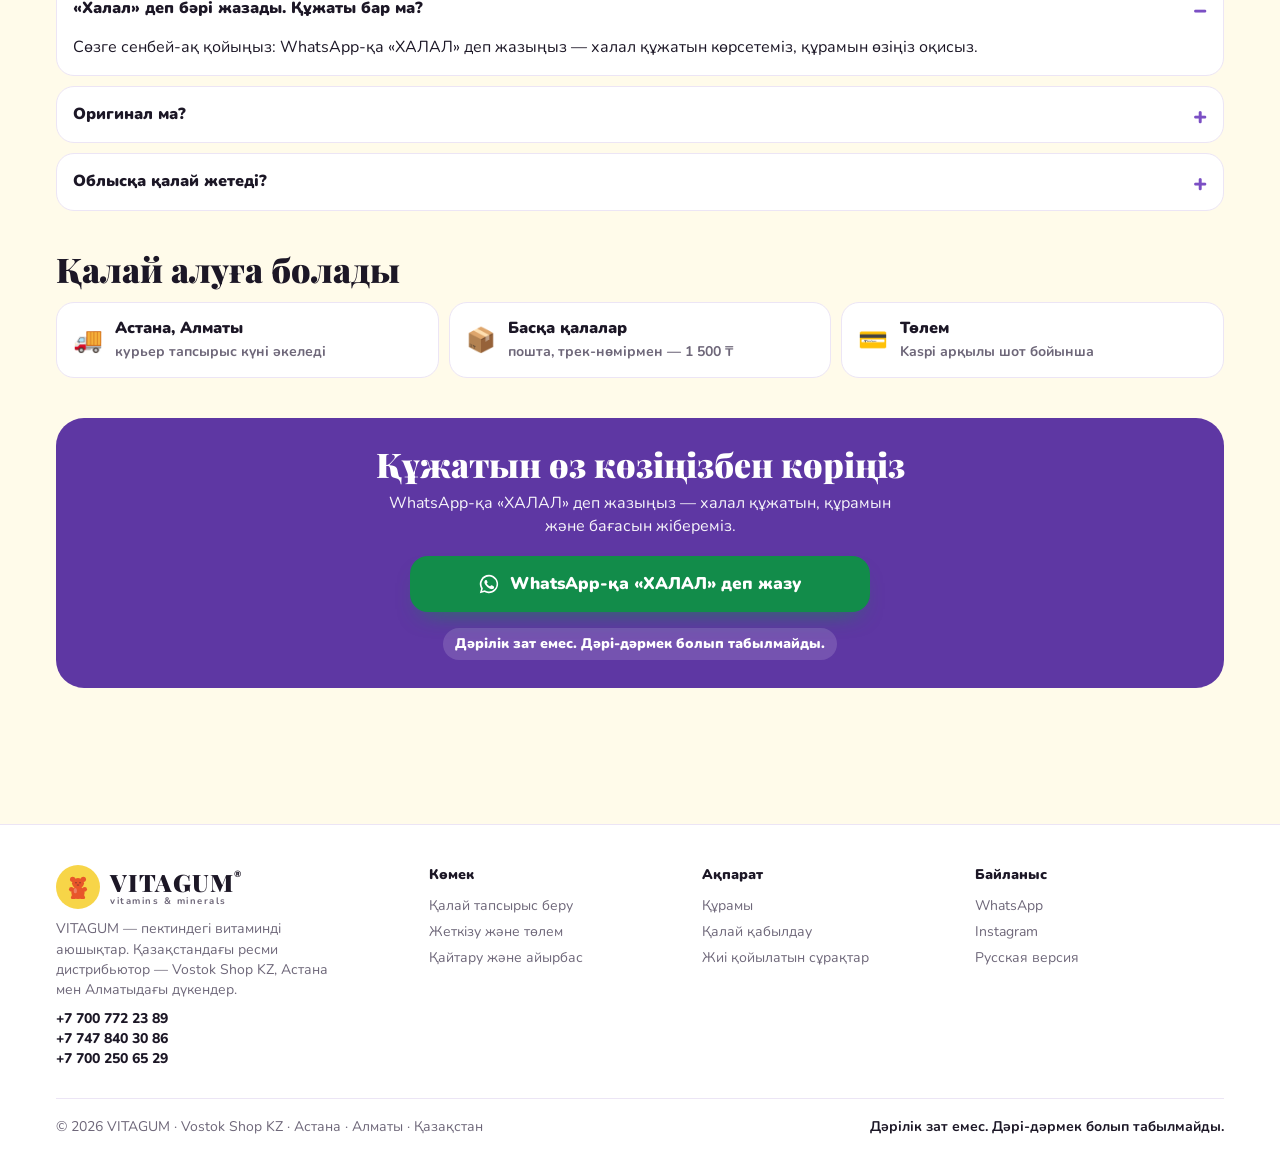
<file: kk/lp-halal.html>
<!doctype html>
<html lang="kk">
<head>
<meta charset="utf-8">
<meta name="viewport" content="width=device-width, initial-scale=1">
<meta name="robots" content="noindex">
<title>Халал және желатинсіз — VITAGUM аюшықтары</title>
<meta name="description" content="Мармеладтағы желатин неден жасалғаны белгісіз бе? VITAGUM аюшықтары — цитрус пектинінде, желатинсіз, халал. Құжатын WhatsApp-та көрсетеміз.">
<link rel="preconnect" href="https://fonts.googleapis.com">
<link href="https://fonts.googleapis.com/css2?family=Nunito:wght@400;600;800;900&family=Playfair+Display:wght@800;900&display=swap" rel="stylesheet">
<link rel="stylesheet" href="../assets/styles.css">
<style>
.lp{padding-bottom:96px}
.lp-hero{margin:16px 0 8px;border-radius:28px;background:radial-gradient(circle at 92% 8%,color-mix(in srgb,var(--accent) 70%,transparent) 0 22%,transparent 23%),linear-gradient(165deg,#fff 0%,var(--cream) 60%,color-mix(in srgb,var(--accent) 35%,var(--cream)) 100%);border:1px solid var(--line);padding:24px 18px;display:grid;gap:14px;overflow:hidden}
.eyebrow{display:inline-block;font-weight:900;font-size:12px;letter-spacing:1.2px;text-transform:uppercase;color:var(--brand-dark)}
.lp-hero h1{font-family:'Playfair Display',Georgia,serif;font-size:clamp(28px,7.6vw,50px);line-height:1.08;font-weight:900;margin:8px 0 12px;overflow-wrap:break-word}
.lp-hero .sub{font-size:17px;max-width:560px}
.lp-art{display:flex;justify-content:center;align-items:flex-end;gap:2px}
.lp-art svg{width:64px;height:auto;filter:drop-shadow(0 10px 14px rgba(0,0,0,.15));animation:bob 3s ease-in-out infinite}
.lp-art svg:nth-child(2){animation-delay:.3s;width:76px}.lp-art svg:nth-child(3){animation-delay:.6s;width:76px}.lp-art svg:nth-child(4){animation-delay:.9s}
.cta-wa{display:flex;align-items:center;justify-content:center;gap:10px;background:#128c4a;color:#fff;font-weight:900;font-size:17px;padding:15px 18px;border-radius:18px;min-height:56px;box-shadow:0 12px 24px -14px rgba(18,140,74,.9);text-align:center;margin-top:16px}
.cta-wa svg{width:22px;height:22px;flex:none}
.cta-wa:hover{background:#0e7a3f}
.hint{font-size:13px;color:var(--muted);margin-top:6px;text-align:center}
.buy{background:#fff;border:1px solid var(--line);border-radius:20px;padding:14px;margin-top:12px}
.buy-top{display:flex;justify-content:space-between;align-items:baseline;gap:10px;flex-wrap:wrap}
.buy-top b{font-weight:900}
.buy .price{font-size:20px}
.buy .price small{display:inline;margin-left:4px}
.sw-row{display:flex;gap:12px;align-items:center;flex-wrap:wrap;margin-top:10px}
.sw-row button{width:44px;height:44px;border-radius:50%;border:3px solid #fff;box-shadow:0 0 0 1.5px var(--line)}
.sw-row button[aria-pressed=true]{box-shadow:0 0 0 3px var(--ink)}
.fname{font-weight:800;font-size:14px;color:var(--muted)}
.cta-cart{display:block;width:100%;margin-top:12px;background:var(--brand);color:#fff;font-weight:900;padding:13px;border-radius:16px;min-height:50px}
.cta-cart:hover{background:var(--brand-dark)}
.chips-mini{display:flex;flex-wrap:wrap;gap:6px;margin-top:14px}
.chips-mini span{background:#fff;border:1px solid var(--line);border-radius:99px;padding:6px 10px;font-weight:800;font-size:12.5px}
.chips-mini span:last-child{background:var(--ink);color:#fff;border-color:var(--ink)}
.lp-sec{margin:40px 0}
.lp-sec h2{font-family:'Playfair Display',Georgia,serif;font-size:clamp(24px,6vw,34px);font-weight:900;margin-bottom:14px;line-height:1.1}
.pains{display:grid;gap:12px}
.pain{background:#fff;border:1px solid var(--line);border-radius:20px;padding:16px}
.pain p{margin:0}
.pain .lbl{display:inline-block;font-size:11px;font-weight:900;letter-spacing:1px;text-transform:uppercase;border-radius:99px;padding:3px 8px;margin-bottom:6px}
.pain .was .lbl{background:var(--line);color:var(--muted)}
.pain .was p{color:var(--muted);font-weight:700}
.pain .now{margin-top:12px;padding-top:12px;border-top:1px dashed var(--line)}
.pain .now .lbl{background:var(--accent);color:var(--ink)}
.pain .now p{font-weight:800}
.facts{display:grid;gap:10px;background:#fff;border:1px solid var(--line);border-radius:20px;padding:16px}
.facts div{display:grid;gap:2px;padding-bottom:10px;border-bottom:1px solid var(--line)}
.facts div:last-child{border-bottom:0;padding-bottom:0}
.facts dt{font-size:13px;color:var(--muted);font-weight:800}
.facts dd{font-weight:800}
.faq details{background:#fff;border:1px solid var(--line);border-radius:18px;margin-bottom:10px}
.faq summary{cursor:pointer;list-style:none;padding:16px 44px 16px 16px;font-weight:900;position:relative;min-height:48px}
.faq summary::-webkit-details-marker{display:none}
.faq summary::after{content:'+';position:absolute;right:16px;top:12px;font-size:24px;color:var(--brand)}
.faq details[open] summary::after{content:'−'}
.faq details p{padding:0 16px 16px;color:var(--ink)}
.how{display:grid;gap:10px}
.how div{background:#fff;border:1px solid var(--line);border-radius:18px;padding:14px 16px;display:flex;gap:12px;align-items:center}
.how .ic{font-size:24px;flex:none}
.how b{display:block;font-weight:900}
.how span{color:var(--muted);font-weight:700;font-size:14px}
.final{background:var(--brand-dark);color:#fff;border-radius:28px;padding:28px 20px;text-align:center}
.final h2{color:#fff;margin-bottom:8px}
.final p{opacity:.95;max-width:520px;margin:0 auto}
.final .cta-wa{max-width:460px;margin:18px auto 0}
.final .legal-line{margin-top:16px;font-weight:900;font-size:14px;background:rgba(255,255,255,.14);display:inline-block;padding:6px 12px;border-radius:99px}
@media (min-width:760px){
  .lp-hero{grid-template-columns:1.2fr .8fr;align-items:center;padding:40px 36px;gap:28px}
  .lp-art{order:2}.lp-art svg{width:96px}.lp-art svg:nth-child(2),.lp-art svg:nth-child(3){width:112px}
  .pains,.how{grid-template-columns:repeat(3,1fr)}
  .facts{grid-template-columns:1fr 1fr;column-gap:24px}
  .facts div:nth-last-child(2){border-bottom:0}
  .hero-cta{max-width:460px}
}
@media (max-width:900px){
  .ask-fab{left:16px;right:16px;justify-content:center;padding:14px 16px;font-size:16px;background:#128c4a}
}
@media (min-width:901px){.ask-fab{background:#128c4a}}
@media (max-width:759px){.lp-art{margin:-4px 0 -6px}}
</style>
</head>
<body>
<div id="vg-header" data-active="lp"></div>

<main class="wrap lp" data-seg="halal">
  <section class="lp-hero" aria-labelledby="lpTitle">
    <div class="lp-art"><svg viewBox="0 0 60 70" aria-hidden="true"><use href="#bear" fill="#d93a3a"/></svg><svg viewBox="0 0 60 70" aria-hidden="true"><use href="#bear" fill="#4b3f9e"/></svg><svg viewBox="0 0 60 70" aria-hidden="true"><use href="#bear" fill="#3a3a3a"/></svg><svg viewBox="0 0 60 70" aria-hidden="true"><use href="#bear" fill="#c45aa8"/></svg></div>
    <div>
      <span class="eyebrow">Халалдығына мән беретін отбасыларға</span>
      <h1 id="lpTitle">Мармелад алмас бұрын бір нәрсені қараймын: желатині бар ма?</h1>
      <p class="sub">Көп мармеладтың құрамында желатин бар, ал оның неден жасалғаны жазылмайды. VITAGUM аюшықтары — пектинде, желатинсіз, халал.</p>
      <div class="hero-cta">
        <a class="cta-wa wa-dyn" href="#" target="_blank" rel="noopener" data-text="Сәлеметсіз бе! ХАЛАЛ
VITAGUM аюшықтарының халал құжатын көргім келеді. Бағасы мен жеткізуін де айтып жіберіңізші."><svg viewBox="0 0 24 24" fill="currentColor" aria-hidden="true"><path d="M12 2a10 10 0 0 0-8.6 15.1L2 22l5-1.3A10 10 0 1 0 12 2zm0 18.2c-1.5 0-3-.4-4.2-1.2l-.3-.2-3 .8.8-2.9-.2-.3A8.2 8.2 0 1 1 12 20.2zm4.5-6.1c-.2-.1-1.5-.7-1.7-.8-.2-.1-.4-.1-.6.1l-.8 1c-.1.2-.3.2-.5.1a6.7 6.7 0 0 1-3.3-2.9c-.2-.4.3-.4.8-1.3.1-.2 0-.3 0-.4l-.8-1.8c-.2-.5-.4-.4-.6-.4h-.5a1 1 0 0 0-.7.3 3 3 0 0 0-.9 2.2 5.2 5.2 0 0 0 1.1 2.7 11.8 11.8 0 0 0 4.5 4c1.7.7 2.3.8 3.2.6.5-.1 1.5-.6 1.7-1.2.2-.6.2-1.1.2-1.2-.1-.1-.2-.2-.4-.3z"/></svg><span>WhatsApp-қа «ХАЛАЛ» деп жазу</span></a>
        <p class="hint">Бағасын, жеткізуін және этикетканың суретін жібереміз</p>
        <div class="buy">
          <div class="buy-top"><b>VITAGUM Organic</b><span class="price" id="lpPrice"></span></div>
          <div class="sw-row" role="group" aria-label="Дәмді таңдау"><span id="lpSw" style="display:contents"></span><span class="fname">Дәмі: <span id="lpFlav"></span></span></div>
          <button class="cta-cart" id="lpAdd" type="button">Себетке салу</button>
        </div>
      </div>
      <div class="chips-mini"><span>Халал</span><span>Пектин, желатинсіз</span><span>4 дәм</span><span>Дәрілік зат емес</span></div>
    </div>
  </section>

  <section class="lp-sec" aria-labelledby="hPain"><h2 id="hPain">Таныс па?</h2><div class="pains"><article class="pain"><div class="was"><span class="lbl">Бұрын</span><p>Құрамында «желатин» деп тұр, бірақ неден екені белгісіз.</p></div><div class="now"><span class="lbl">VITAGUM-мен</span><p>VITAGUM негізі — цитрус пектині. Желатин мүлде жоқ.</p></div></article><article class="pain"><div class="was"><span class="lbl">Бұрын</span><p>Күйеуім мен енем «халал ма?» деп сұрайды — нақты жауап бергім келеді.</p></div><div class="now"><span class="lbl">VITAGUM-мен</span><p>Халал. Құжатын WhatsApp-та көрсетеміз — үйдегілерге өзіңіз көрсетесіз.</p></div></article><article class="pain"><div class="was"><span class="lbl">Бұрын</span><p>Шетелдікі — тексеру қиын.</p></div><div class="now"><span class="lbl">VITAGUM-мен</span><p>Өндіруші ашық жазылған: Soft Vitamin Business, Өзбекстан. Қазақстандағы ресми дистрибьюторы — Vostok Shop KZ.</p></div></article></div></section>

  <section class="lp-sec" aria-labelledby="hFacts"><h2 id="hFacts">Аюшықтар туралы қысқаша</h2><dl class="facts"><div><dt>Пачка</dt><dd>150 г · 40 аюшық</dd></div><div><dt>Негізі</dt><dd>цитрус пектині, желатинсіз</dd></div><div><dt>Құрамының негізі</dt><dd>қант, глюкоза шәрбаты, цитрус пектині, лимон қышқылы</dd></div><div><dt>Халал</dt><dd>иә — құжатын WhatsApp-та көрсетеміз</dd></div><div><dt>Дәмі</dt><dd>4 түрлі: анар шырыны, қаражидек, қара зира, эхинацея</dd></div><div><dt>Өндіруші</dt><dd>Soft Vitamin Business, Өзбекстан</dd></div><div><dt>Балаларға</dt><dd>жасы мен порциясы — этикеткада, WhatsApp-та нақтылап береміз</dd></div><div><dt>Маңызды</dt><dd>Дәрілік зат емес. Дәрі-дәрмек болып табылмайды.</dd></div></dl></section>

  <section class="lp-sec faq" aria-labelledby="hFaq"><h2 id="hFaq">Жиі сұрайды</h2><details open><summary>«Халал» деп бәрі жазады. Құжаты бар ма?</summary><p>Сөзге сенбей-ақ қойыңыз: WhatsApp-қа «ХАЛАЛ» деп жазыңыз — халал құжатын көрсетеміз, құрамын өзіңіз оқисыз.</p></details><details><summary>Оригинал ма?</summary><p>Аюшықтарды Қазақстанға ресми дистрибьютор — Vostok Shop KZ әкеледі. Астана мен Алматыда дүкендер бар, мекенжайын WhatsApp-та жібереміз.</p></details><details><summary>Облысқа қалай жетеді?</summary><p>Қазақстан бойынша пошта — 1 500 ₸, трек-нөмірін өзіміз жібереміз. Төлем — Kaspi шоты арқылы.</p></details></section>

  <section class="lp-sec" aria-labelledby="hHow"><h2 id="hHow">Қалай алуға болады</h2><div class="how"><div><span class="ic" aria-hidden="true">🚚</span><p><b>Астана, Алматы</b><span>курьер тапсырыс күні әкеледі</span></p></div><div><span class="ic" aria-hidden="true">📦</span><p><b>Басқа қалалар</b><span>пошта, трек-нөмірмен — 1 500 ₸</span></p></div><div><span class="ic" aria-hidden="true">💳</span><p><b>Төлем</b><span>Kaspi арқылы шот бойынша</span></p></div></div></section>

  <section class="lp-sec final" aria-labelledby="hFinal">
    <h2 id="hFinal">Құжатын өз көзіңізбен көріңіз</h2>
    <p>WhatsApp-қа «ХАЛАЛ» деп жазыңыз — халал құжатын, құрамын және бағасын жібереміз.</p>
    <a class="cta-wa wa-dyn" href="#" target="_blank" rel="noopener" data-text="Сәлеметсіз бе! ХАЛАЛ
VITAGUM аюшықтарының халал құжатын көргім келеді. Бағасы мен жеткізуін де айтып жіберіңізші."><svg viewBox="0 0 24 24" fill="currentColor" aria-hidden="true"><path d="M12 2a10 10 0 0 0-8.6 15.1L2 22l5-1.3A10 10 0 1 0 12 2zm0 18.2c-1.5 0-3-.4-4.2-1.2l-.3-.2-3 .8.8-2.9-.2-.3A8.2 8.2 0 1 1 12 20.2zm4.5-6.1c-.2-.1-1.5-.7-1.7-.8-.2-.1-.4-.1-.6.1l-.8 1c-.1.2-.3.2-.5.1a6.7 6.7 0 0 1-3.3-2.9c-.2-.4.3-.4.8-1.3.1-.2 0-.3 0-.4l-.8-1.8c-.2-.5-.4-.4-.6-.4h-.5a1 1 0 0 0-.7.3 3 3 0 0 0-.9 2.2 5.2 5.2 0 0 0 1.1 2.7 11.8 11.8 0 0 0 4.5 4c1.7.7 2.3.8 3.2.6.5-.1 1.5-.6 1.7-1.2.2-.6.2-1.1.2-1.2-.1-.1-.2-.2-.4-.3z"/></svg><span>WhatsApp-қа «ХАЛАЛ» деп жазу</span></a>
    <div class="legal-line">Дәрілік зат емес. Дәрі-дәрмек болып табылмайды.</div>
  </section>
</main>

<div id="vg-footer"></div>
<script src="../assets/data.js"></script>
<script src="../assets/app.js"></script>
<script>
(function(){
  const C = {"wa": "Сәлеметсіз бе! ХАЛАЛ\nVITAGUM аюшықтарының халал құжатын көргім келеді. Бағасы мен жеткізуін де айтып жіберіңізші.", "fab": "«ХАЛАЛ» деп жазу", "cart": "Себетке салу", "added": "✓ Себетте", "flav": "Дәмі"};
  const p = VG.prodOf('org'), $ = s => document.querySelector(s);
  let fi = 0;
  $('#lpPrice').innerHTML = (p.price!=null ? VG.fmt(p.price) : VG.t('priceAsk')) + '<small>' + (VG.tp(p,'priceNote')||'') + '</small>';
  function sw(){
    $('#lpSw').innerHTML = p.flavors.map((f,i)=>`<button type="button" data-fi="${i}" style="background:${f[1]}" aria-pressed="${i===fi}" aria-label="${VG.flavName(p,i)}" title="${VG.flavName(p,i)}"></button>`).join('');
    $('#lpFlav').textContent = VG.flavName(p,fi);
  }
  document.addEventListener('click', e=>{
    const b = e.target.closest('[data-fi]'); if(b){ fi = +b.dataset.fi; sw(); $('#lpSw [data-fi="'+fi+'"]').focus(); return; }
    if(e.target.closest('#lpAdd')){ const btn=$('#lpAdd'); VG.add('org', fi); btn.textContent = C.added; setTimeout(()=>btn.textContent=C.cart, 1100); }
  });
  // липкая кнопка: сегментный текст с кодовым словом
  const fab = document.querySelector('.ask-fab');
  if(fab){ fab.dataset.text = C.wa; const s = fab.querySelector('span'); if(s) s.textContent = C.fab; fab.href = VG.waLink(C.wa); }
  sw();
})();
</script>
</body>
</html>
<!-- TODO: цена 2 200 ₸ — со слов блогера, сверить; халал-документ — убедиться, что реальный документ есть до запуска рекламы; адреса магазинов — присылаются в WhatsApp; порция/возраст — по этикетке (liki.uz: «старше 7 лет» vs бриф «от 2 лет»). -->
<!-- KK: перевод проверить носителем языка -->
</file>
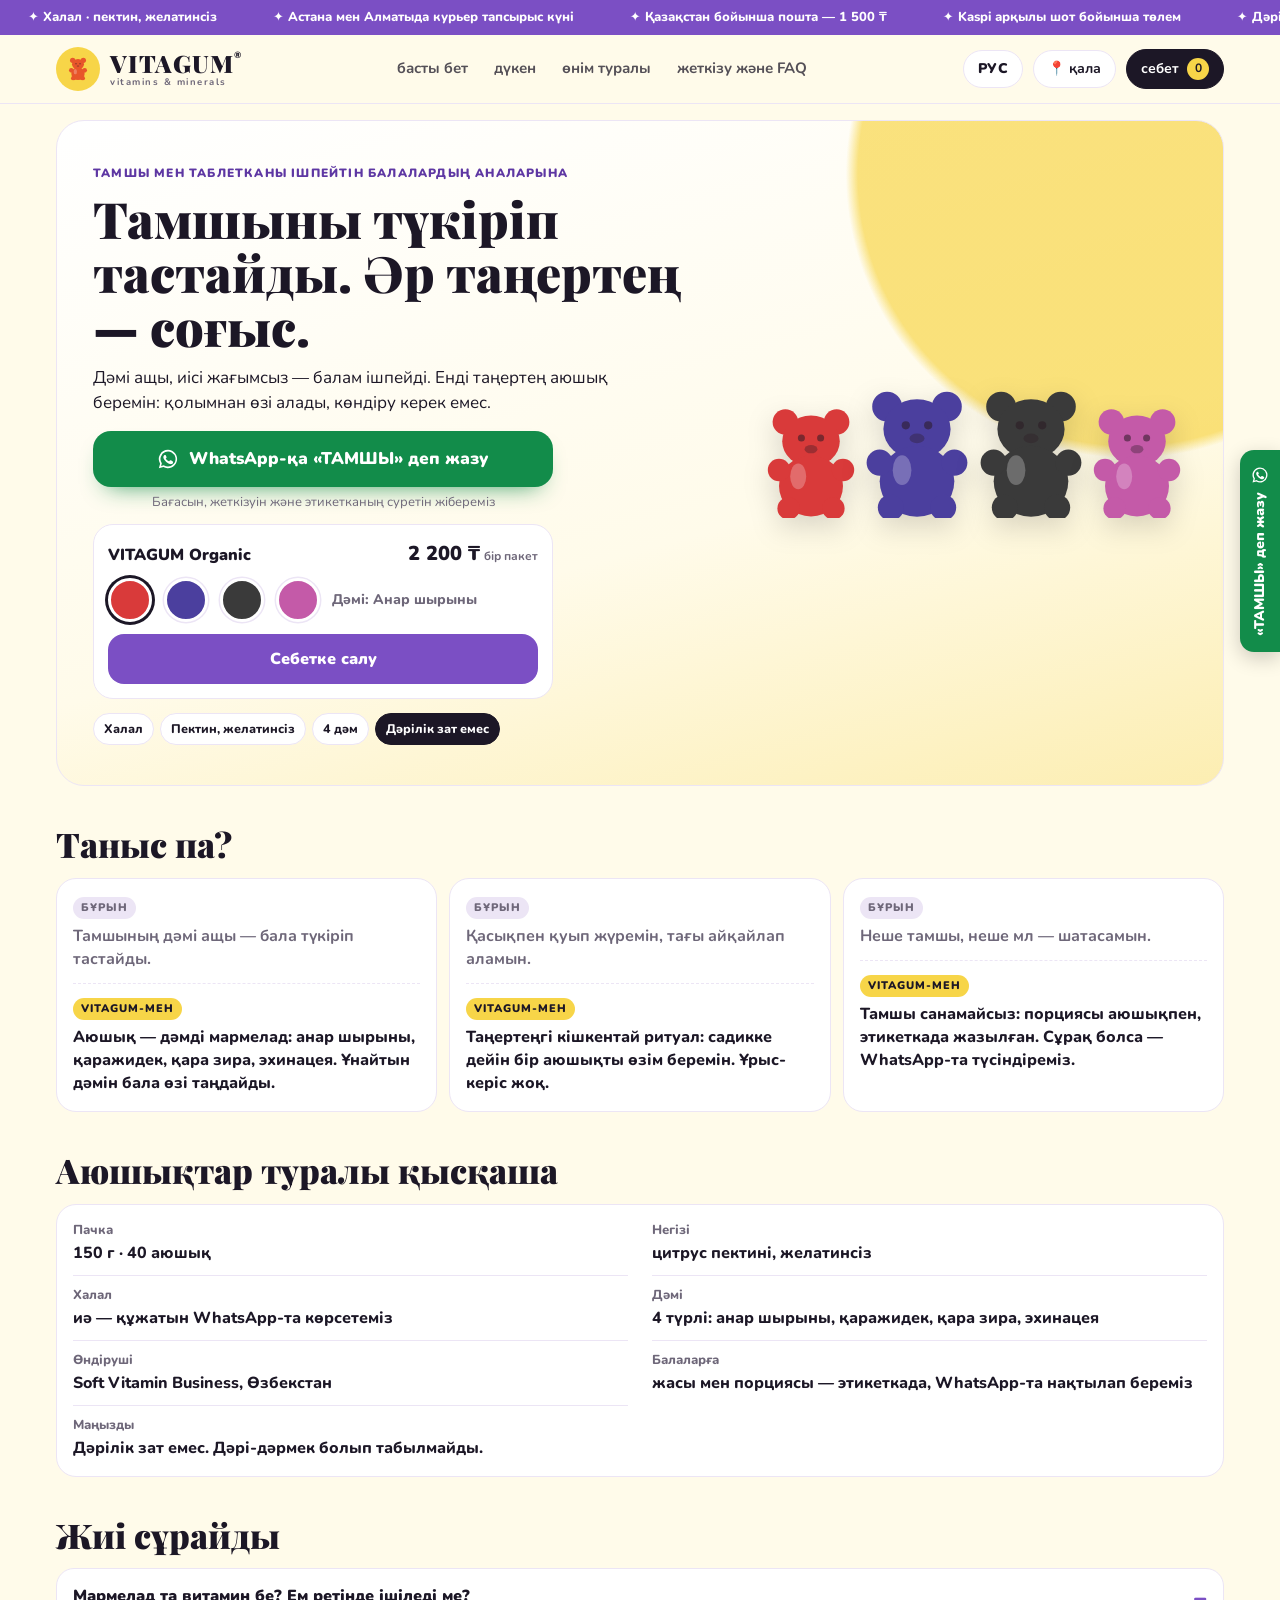
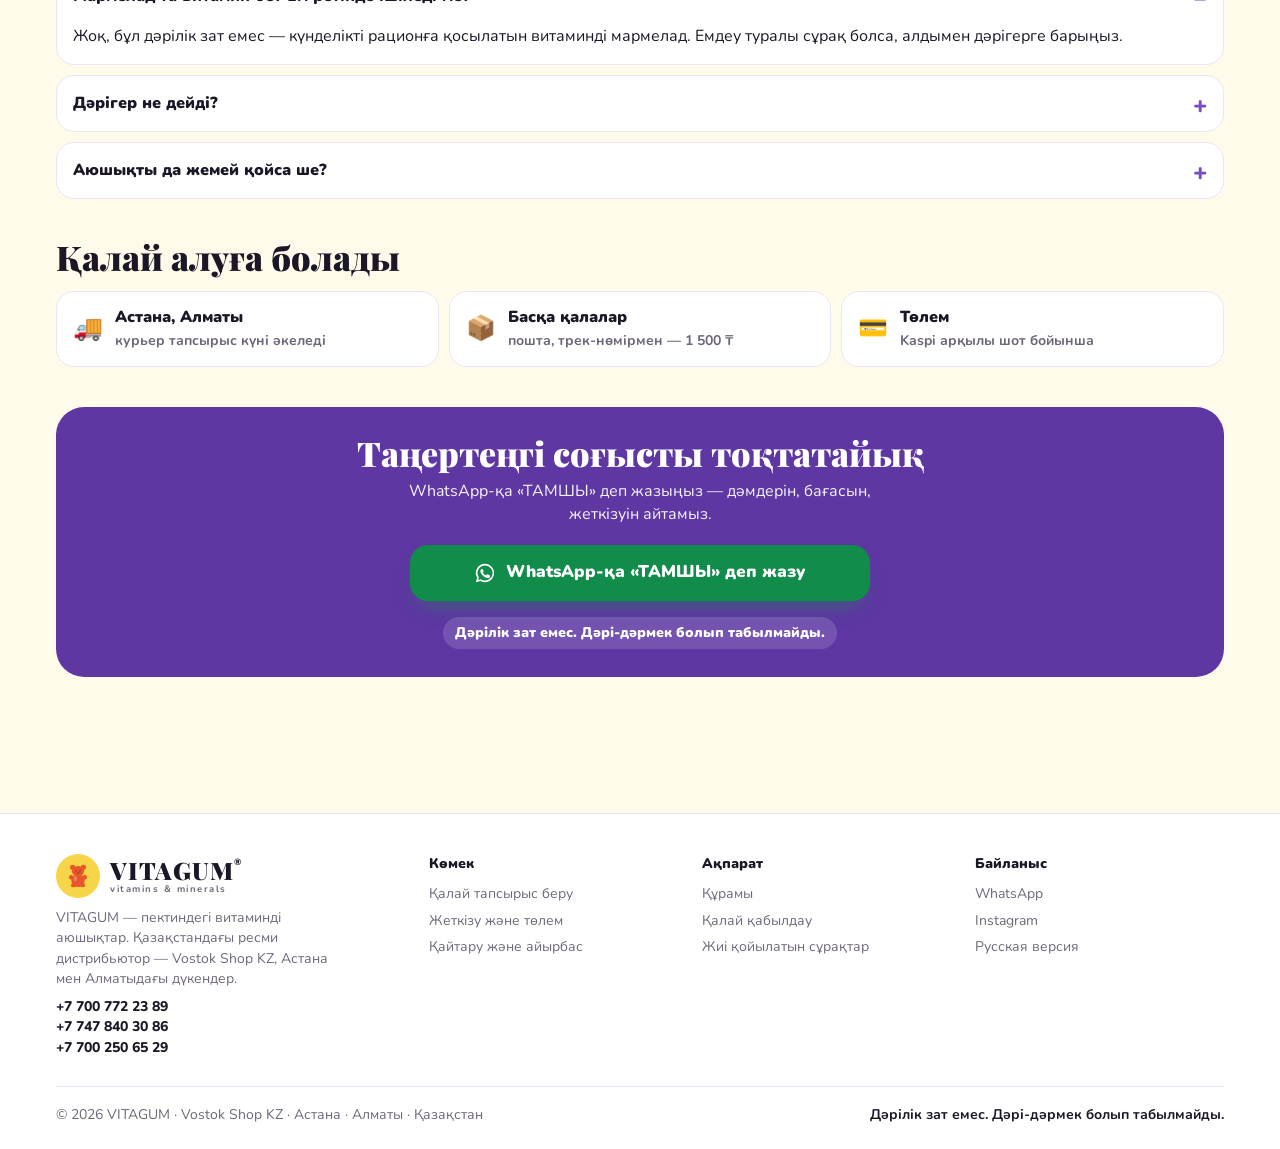
<file: kk/lp-kapli.html>
<!doctype html>
<html lang="kk">
<head>
<meta charset="utf-8">
<meta name="viewport" content="width=device-width, initial-scale=1">
<meta name="robots" content="noindex">
<title>Тамшыны ішпей ме? — VITAGUM витаминді аюшықтары</title>
<meta name="description" content="Бала тамшы мен таблетканы түкіріп тастай ма? VITAGUM — жеміс дәмді витаминді мармелад, 4 дәм, пектинде, халал.">
<link rel="preconnect" href="https://fonts.googleapis.com">
<link href="https://fonts.googleapis.com/css2?family=Nunito:wght@400;600;800;900&family=Playfair+Display:wght@800;900&display=swap" rel="stylesheet">
<link rel="stylesheet" href="../assets/styles.css">
<style>
.lp{padding-bottom:96px}
.lp-hero{margin:16px 0 8px;border-radius:28px;background:radial-gradient(circle at 92% 8%,color-mix(in srgb,var(--accent) 70%,transparent) 0 22%,transparent 23%),linear-gradient(165deg,#fff 0%,var(--cream) 60%,color-mix(in srgb,var(--accent) 35%,var(--cream)) 100%);border:1px solid var(--line);padding:24px 18px;display:grid;gap:14px;overflow:hidden}
.eyebrow{display:inline-block;font-weight:900;font-size:12px;letter-spacing:1.2px;text-transform:uppercase;color:var(--brand-dark)}
.lp-hero h1{font-family:'Playfair Display',Georgia,serif;font-size:clamp(28px,7.6vw,50px);line-height:1.08;font-weight:900;margin:8px 0 12px;overflow-wrap:break-word}
.lp-hero .sub{font-size:17px;max-width:560px}
.lp-art{display:flex;justify-content:center;align-items:flex-end;gap:2px}
.lp-art svg{width:64px;height:auto;filter:drop-shadow(0 10px 14px rgba(0,0,0,.15));animation:bob 3s ease-in-out infinite}
.lp-art svg:nth-child(2){animation-delay:.3s;width:76px}.lp-art svg:nth-child(3){animation-delay:.6s;width:76px}.lp-art svg:nth-child(4){animation-delay:.9s}
.cta-wa{display:flex;align-items:center;justify-content:center;gap:10px;background:#128c4a;color:#fff;font-weight:900;font-size:17px;padding:15px 18px;border-radius:18px;min-height:56px;box-shadow:0 12px 24px -14px rgba(18,140,74,.9);text-align:center;margin-top:16px}
.cta-wa svg{width:22px;height:22px;flex:none}
.cta-wa:hover{background:#0e7a3f}
.hint{font-size:13px;color:var(--muted);margin-top:6px;text-align:center}
.buy{background:#fff;border:1px solid var(--line);border-radius:20px;padding:14px;margin-top:12px}
.buy-top{display:flex;justify-content:space-between;align-items:baseline;gap:10px;flex-wrap:wrap}
.buy-top b{font-weight:900}
.buy .price{font-size:20px}
.buy .price small{display:inline;margin-left:4px}
.sw-row{display:flex;gap:12px;align-items:center;flex-wrap:wrap;margin-top:10px}
.sw-row button{width:44px;height:44px;border-radius:50%;border:3px solid #fff;box-shadow:0 0 0 1.5px var(--line)}
.sw-row button[aria-pressed=true]{box-shadow:0 0 0 3px var(--ink)}
.fname{font-weight:800;font-size:14px;color:var(--muted)}
.cta-cart{display:block;width:100%;margin-top:12px;background:var(--brand);color:#fff;font-weight:900;padding:13px;border-radius:16px;min-height:50px}
.cta-cart:hover{background:var(--brand-dark)}
.chips-mini{display:flex;flex-wrap:wrap;gap:6px;margin-top:14px}
.chips-mini span{background:#fff;border:1px solid var(--line);border-radius:99px;padding:6px 10px;font-weight:800;font-size:12.5px}
.chips-mini span:last-child{background:var(--ink);color:#fff;border-color:var(--ink)}
.lp-sec{margin:40px 0}
.lp-sec h2{font-family:'Playfair Display',Georgia,serif;font-size:clamp(24px,6vw,34px);font-weight:900;margin-bottom:14px;line-height:1.1}
.pains{display:grid;gap:12px}
.pain{background:#fff;border:1px solid var(--line);border-radius:20px;padding:16px}
.pain p{margin:0}
.pain .lbl{display:inline-block;font-size:11px;font-weight:900;letter-spacing:1px;text-transform:uppercase;border-radius:99px;padding:3px 8px;margin-bottom:6px}
.pain .was .lbl{background:var(--line);color:var(--muted)}
.pain .was p{color:var(--muted);font-weight:700}
.pain .now{margin-top:12px;padding-top:12px;border-top:1px dashed var(--line)}
.pain .now .lbl{background:var(--accent);color:var(--ink)}
.pain .now p{font-weight:800}
.facts{display:grid;gap:10px;background:#fff;border:1px solid var(--line);border-radius:20px;padding:16px}
.facts div{display:grid;gap:2px;padding-bottom:10px;border-bottom:1px solid var(--line)}
.facts div:last-child{border-bottom:0;padding-bottom:0}
.facts dt{font-size:13px;color:var(--muted);font-weight:800}
.facts dd{font-weight:800}
.faq details{background:#fff;border:1px solid var(--line);border-radius:18px;margin-bottom:10px}
.faq summary{cursor:pointer;list-style:none;padding:16px 44px 16px 16px;font-weight:900;position:relative;min-height:48px}
.faq summary::-webkit-details-marker{display:none}
.faq summary::after{content:'+';position:absolute;right:16px;top:12px;font-size:24px;color:var(--brand)}
.faq details[open] summary::after{content:'−'}
.faq details p{padding:0 16px 16px;color:var(--ink)}
.how{display:grid;gap:10px}
.how div{background:#fff;border:1px solid var(--line);border-radius:18px;padding:14px 16px;display:flex;gap:12px;align-items:center}
.how .ic{font-size:24px;flex:none}
.how b{display:block;font-weight:900}
.how span{color:var(--muted);font-weight:700;font-size:14px}
.final{background:var(--brand-dark);color:#fff;border-radius:28px;padding:28px 20px;text-align:center}
.final h2{color:#fff;margin-bottom:8px}
.final p{opacity:.95;max-width:520px;margin:0 auto}
.final .cta-wa{max-width:460px;margin:18px auto 0}
.final .legal-line{margin-top:16px;font-weight:900;font-size:14px;background:rgba(255,255,255,.14);display:inline-block;padding:6px 12px;border-radius:99px}
@media (min-width:760px){
  .lp-hero{grid-template-columns:1.2fr .8fr;align-items:center;padding:40px 36px;gap:28px}
  .lp-art{order:2}.lp-art svg{width:96px}.lp-art svg:nth-child(2),.lp-art svg:nth-child(3){width:112px}
  .pains,.how{grid-template-columns:repeat(3,1fr)}
  .facts{grid-template-columns:1fr 1fr;column-gap:24px}
  .facts div:nth-last-child(2){border-bottom:0}
  .hero-cta{max-width:460px}
}
@media (max-width:900px){
  .ask-fab{left:16px;right:16px;justify-content:center;padding:14px 16px;font-size:16px;background:#128c4a}
}
@media (min-width:901px){.ask-fab{background:#128c4a}}
@media (max-width:759px){.lp-art{margin:-4px 0 -6px}}
</style>
</head>
<body>
<div id="vg-header" data-active="lp"></div>

<main class="wrap lp" data-seg="kapli">
  <section class="lp-hero" aria-labelledby="lpTitle">
    <div class="lp-art"><svg viewBox="0 0 60 70" aria-hidden="true"><use href="#bear" fill="#d93a3a"/></svg><svg viewBox="0 0 60 70" aria-hidden="true"><use href="#bear" fill="#4b3f9e"/></svg><svg viewBox="0 0 60 70" aria-hidden="true"><use href="#bear" fill="#3a3a3a"/></svg><svg viewBox="0 0 60 70" aria-hidden="true"><use href="#bear" fill="#c45aa8"/></svg></div>
    <div>
      <span class="eyebrow">Тамшы мен таблетканы ішпейтін балалардың аналарына</span>
      <h1 id="lpTitle">Тамшыны түкіріп тастайды. Әр таңертең — соғыс.</h1>
      <p class="sub">Дәмі ащы, иісі жағымсыз — балам ішпейді. Енді таңертең аюшық беремін: қолымнан өзі алады, көндіру керек емес.</p>
      <div class="hero-cta">
        <a class="cta-wa wa-dyn" href="#" target="_blank" rel="noopener" data-text="Сәлеметсіз бе! ТАМШЫ
Балам тамшы мен таблетканы ішпейді. VITAGUM аюшықтары туралы білгім келеді: бағасы, дәмдері, қай жастан."><svg viewBox="0 0 24 24" fill="currentColor" aria-hidden="true"><path d="M12 2a10 10 0 0 0-8.6 15.1L2 22l5-1.3A10 10 0 1 0 12 2zm0 18.2c-1.5 0-3-.4-4.2-1.2l-.3-.2-3 .8.8-2.9-.2-.3A8.2 8.2 0 1 1 12 20.2zm4.5-6.1c-.2-.1-1.5-.7-1.7-.8-.2-.1-.4-.1-.6.1l-.8 1c-.1.2-.3.2-.5.1a6.7 6.7 0 0 1-3.3-2.9c-.2-.4.3-.4.8-1.3.1-.2 0-.3 0-.4l-.8-1.8c-.2-.5-.4-.4-.6-.4h-.5a1 1 0 0 0-.7.3 3 3 0 0 0-.9 2.2 5.2 5.2 0 0 0 1.1 2.7 11.8 11.8 0 0 0 4.5 4c1.7.7 2.3.8 3.2.6.5-.1 1.5-.6 1.7-1.2.2-.6.2-1.1.2-1.2-.1-.1-.2-.2-.4-.3z"/></svg><span>WhatsApp-қа «ТАМШЫ» деп жазу</span></a>
        <p class="hint">Бағасын, жеткізуін және этикетканың суретін жібереміз</p>
        <div class="buy">
          <div class="buy-top"><b>VITAGUM Organic</b><span class="price" id="lpPrice"></span></div>
          <div class="sw-row" role="group" aria-label="Дәмді таңдау"><span id="lpSw" style="display:contents"></span><span class="fname">Дәмі: <span id="lpFlav"></span></span></div>
          <button class="cta-cart" id="lpAdd" type="button">Себетке салу</button>
        </div>
      </div>
      <div class="chips-mini"><span>Халал</span><span>Пектин, желатинсіз</span><span>4 дәм</span><span>Дәрілік зат емес</span></div>
    </div>
  </section>

  <section class="lp-sec" aria-labelledby="hPain"><h2 id="hPain">Таныс па?</h2><div class="pains"><article class="pain"><div class="was"><span class="lbl">Бұрын</span><p>Тамшының дәмі ащы — бала түкіріп тастайды.</p></div><div class="now"><span class="lbl">VITAGUM-мен</span><p>Аюшық — дәмді мармелад: анар шырыны, қаражидек, қара зира, эхинацея. Ұнайтын дәмін бала өзі таңдайды.</p></div></article><article class="pain"><div class="was"><span class="lbl">Бұрын</span><p>Қасықпен қуып жүремін, тағы айқайлап аламын.</p></div><div class="now"><span class="lbl">VITAGUM-мен</span><p>Таңертеңгі кішкентай ритуал: садикке дейін бір аюшықты өзім беремін. Ұрыс-керіс жоқ.</p></div></article><article class="pain"><div class="was"><span class="lbl">Бұрын</span><p>Неше тамшы, неше мл — шатасамын.</p></div><div class="now"><span class="lbl">VITAGUM-мен</span><p>Тамшы санамайсыз: порциясы аюшықпен, этикеткада жазылған. Сұрақ болса — WhatsApp-та түсіндіреміз.</p></div></article></div></section>

  <section class="lp-sec" aria-labelledby="hFacts"><h2 id="hFacts">Аюшықтар туралы қысқаша</h2><dl class="facts"><div><dt>Пачка</dt><dd>150 г · 40 аюшық</dd></div><div><dt>Негізі</dt><dd>цитрус пектині, желатинсіз</dd></div><div><dt>Халал</dt><dd>иә — құжатын WhatsApp-та көрсетеміз</dd></div><div><dt>Дәмі</dt><dd>4 түрлі: анар шырыны, қаражидек, қара зира, эхинацея</dd></div><div><dt>Өндіруші</dt><dd>Soft Vitamin Business, Өзбекстан</dd></div><div><dt>Балаларға</dt><dd>жасы мен порциясы — этикеткада, WhatsApp-та нақтылап береміз</dd></div><div><dt>Маңызды</dt><dd>Дәрілік зат емес. Дәрі-дәрмек болып табылмайды.</dd></div></dl></section>

  <section class="lp-sec faq" aria-labelledby="hFaq"><h2 id="hFaq">Жиі сұрайды</h2><details open><summary>Мармелад та витамин бе? Ем ретінде ішіледі ме?</summary><p>Жоқ, бұл дәрілік зат емес — күнделікті рационға қосылатын витаминді мармелад. Емдеу туралы сұрақ болса, алдымен дәрігерге барыңыз.</p></details><details><summary>Дәрігер не дейді?</summary><p>Балаға жаңа нәрсе берер алдында дәрігеріңізбен ақылдасыңыз — біз тек қуанамыз. Этикетканың суретін WhatsApp-қа жібереміз, дәрігерге көрсетесіз.</p></details><details><summary>Аюшықты да жемей қойса ше?</summary><p>4 дәм бар. Бір пачкадан бастаңыз: бір дәм ұнамаса, келесі жолы басқасын аласыз.</p></details></section>

  <section class="lp-sec" aria-labelledby="hHow"><h2 id="hHow">Қалай алуға болады</h2><div class="how"><div><span class="ic" aria-hidden="true">🚚</span><p><b>Астана, Алматы</b><span>курьер тапсырыс күні әкеледі</span></p></div><div><span class="ic" aria-hidden="true">📦</span><p><b>Басқа қалалар</b><span>пошта, трек-нөмірмен — 1 500 ₸</span></p></div><div><span class="ic" aria-hidden="true">💳</span><p><b>Төлем</b><span>Kaspi арқылы шот бойынша</span></p></div></div></section>

  <section class="lp-sec final" aria-labelledby="hFinal">
    <h2 id="hFinal">Таңертеңгі соғысты тоқтатайық</h2>
    <p>WhatsApp-қа «ТАМШЫ» деп жазыңыз — дәмдерін, бағасын, жеткізуін айтамыз.</p>
    <a class="cta-wa wa-dyn" href="#" target="_blank" rel="noopener" data-text="Сәлеметсіз бе! ТАМШЫ
Балам тамшы мен таблетканы ішпейді. VITAGUM аюшықтары туралы білгім келеді: бағасы, дәмдері, қай жастан."><svg viewBox="0 0 24 24" fill="currentColor" aria-hidden="true"><path d="M12 2a10 10 0 0 0-8.6 15.1L2 22l5-1.3A10 10 0 1 0 12 2zm0 18.2c-1.5 0-3-.4-4.2-1.2l-.3-.2-3 .8.8-2.9-.2-.3A8.2 8.2 0 1 1 12 20.2zm4.5-6.1c-.2-.1-1.5-.7-1.7-.8-.2-.1-.4-.1-.6.1l-.8 1c-.1.2-.3.2-.5.1a6.7 6.7 0 0 1-3.3-2.9c-.2-.4.3-.4.8-1.3.1-.2 0-.3 0-.4l-.8-1.8c-.2-.5-.4-.4-.6-.4h-.5a1 1 0 0 0-.7.3 3 3 0 0 0-.9 2.2 5.2 5.2 0 0 0 1.1 2.7 11.8 11.8 0 0 0 4.5 4c1.7.7 2.3.8 3.2.6.5-.1 1.5-.6 1.7-1.2.2-.6.2-1.1.2-1.2-.1-.1-.2-.2-.4-.3z"/></svg><span>WhatsApp-қа «ТАМШЫ» деп жазу</span></a>
    <div class="legal-line">Дәрілік зат емес. Дәрі-дәрмек болып табылмайды.</div>
  </section>
</main>

<div id="vg-footer"></div>
<script src="../assets/data.js"></script>
<script src="../assets/app.js"></script>
<script>
(function(){
  const C = {"wa": "Сәлеметсіз бе! ТАМШЫ\nБалам тамшы мен таблетканы ішпейді. VITAGUM аюшықтары туралы білгім келеді: бағасы, дәмдері, қай жастан.", "fab": "«ТАМШЫ» деп жазу", "cart": "Себетке салу", "added": "✓ Себетте", "flav": "Дәмі"};
  const p = VG.prodOf('org'), $ = s => document.querySelector(s);
  let fi = 0;
  $('#lpPrice').innerHTML = (p.price!=null ? VG.fmt(p.price) : VG.t('priceAsk')) + '<small>' + (VG.tp(p,'priceNote')||'') + '</small>';
  function sw(){
    $('#lpSw').innerHTML = p.flavors.map((f,i)=>`<button type="button" data-fi="${i}" style="background:${f[1]}" aria-pressed="${i===fi}" aria-label="${VG.flavName(p,i)}" title="${VG.flavName(p,i)}"></button>`).join('');
    $('#lpFlav').textContent = VG.flavName(p,fi);
  }
  document.addEventListener('click', e=>{
    const b = e.target.closest('[data-fi]'); if(b){ fi = +b.dataset.fi; sw(); $('#lpSw [data-fi="'+fi+'"]').focus(); return; }
    if(e.target.closest('#lpAdd')){ const btn=$('#lpAdd'); VG.add('org', fi); btn.textContent = C.added; setTimeout(()=>btn.textContent=C.cart, 1100); }
  });
  // липкая кнопка: сегментный текст с кодовым словом
  const fab = document.querySelector('.ask-fab');
  if(fab){ fab.dataset.text = C.wa; const s = fab.querySelector('span'); if(s) s.textContent = C.fab; fab.href = VG.waLink(C.wa); }
  sw();
})();
</script>
</body>
</html>
<!-- TODO: цена 2 200 ₸ — со слов блогера, сверить; халал-документ — убедиться, что реальный документ есть до запуска рекламы; адреса магазинов — присылаются в WhatsApp; порция/возраст — по этикетке (liki.uz: «старше 7 лет» vs бриф «от 2 лет»). -->
<!-- KK: перевод проверить носителем языка -->
</file>
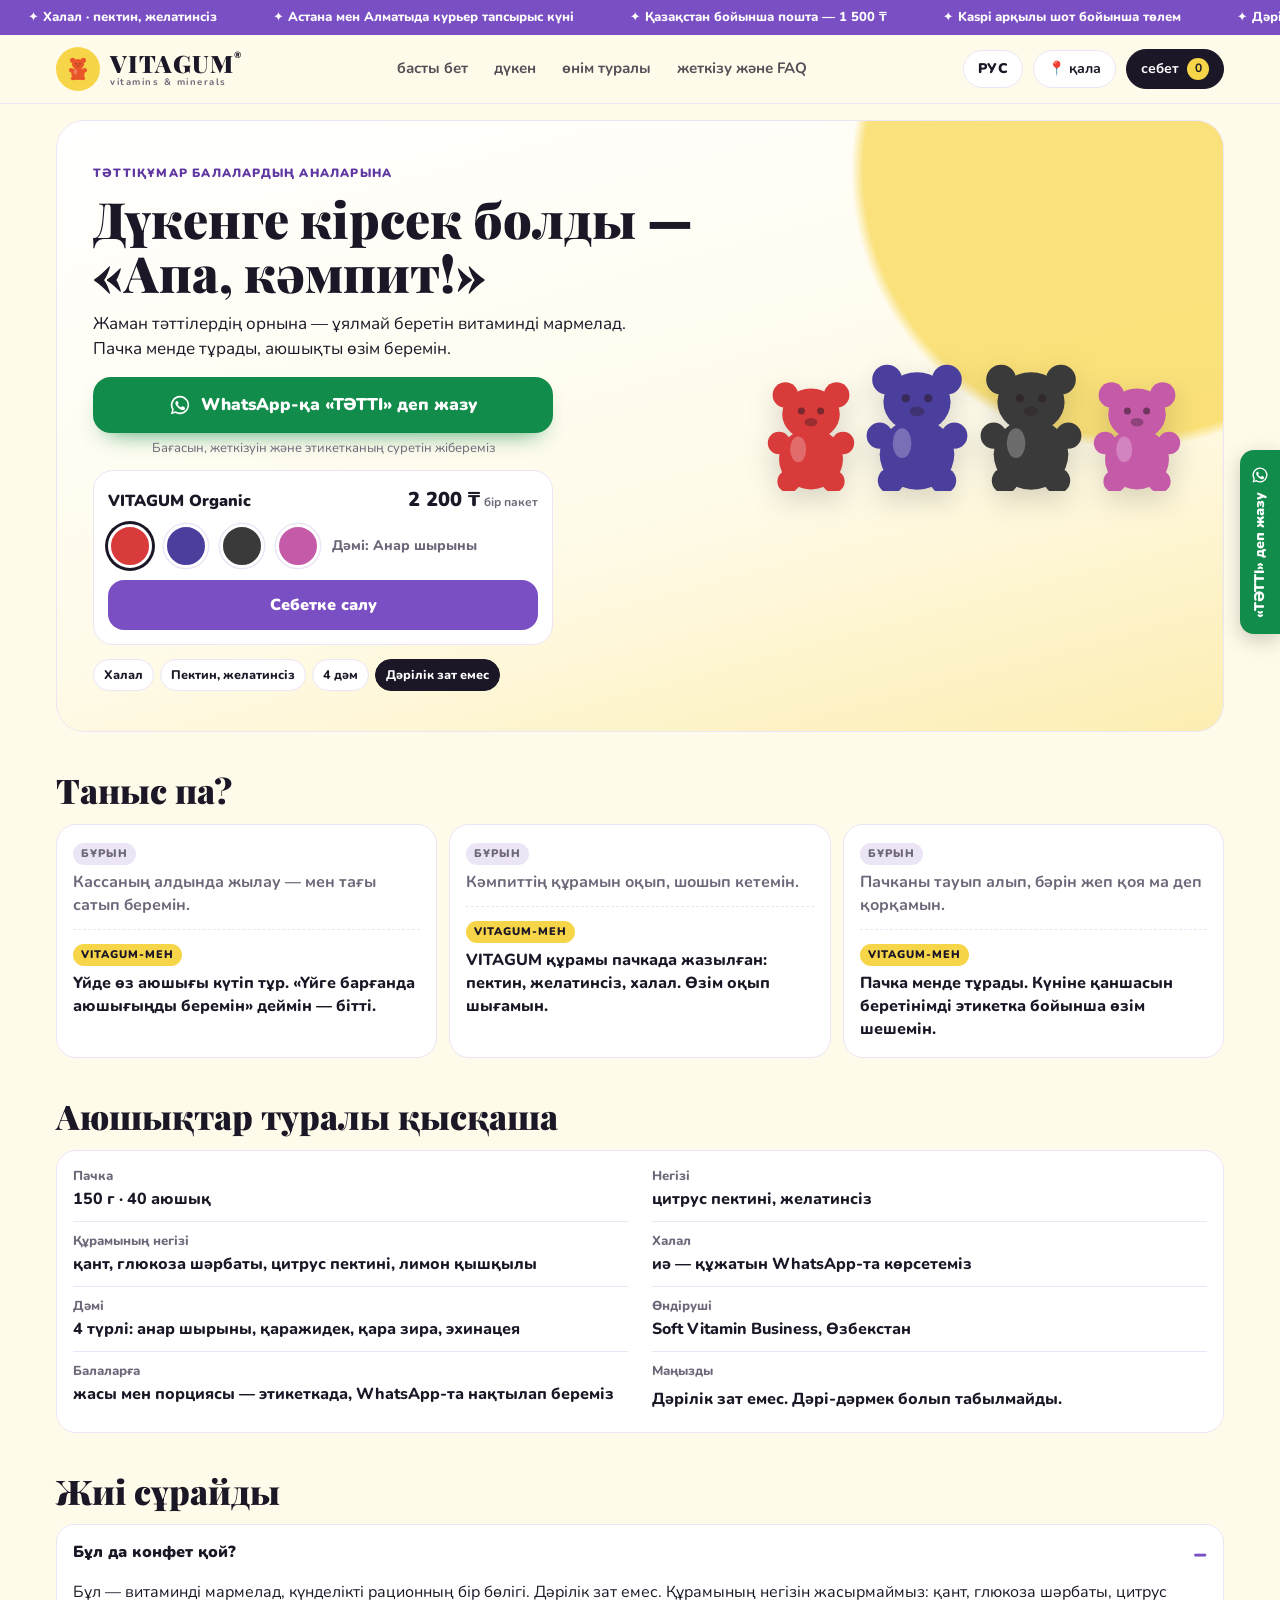
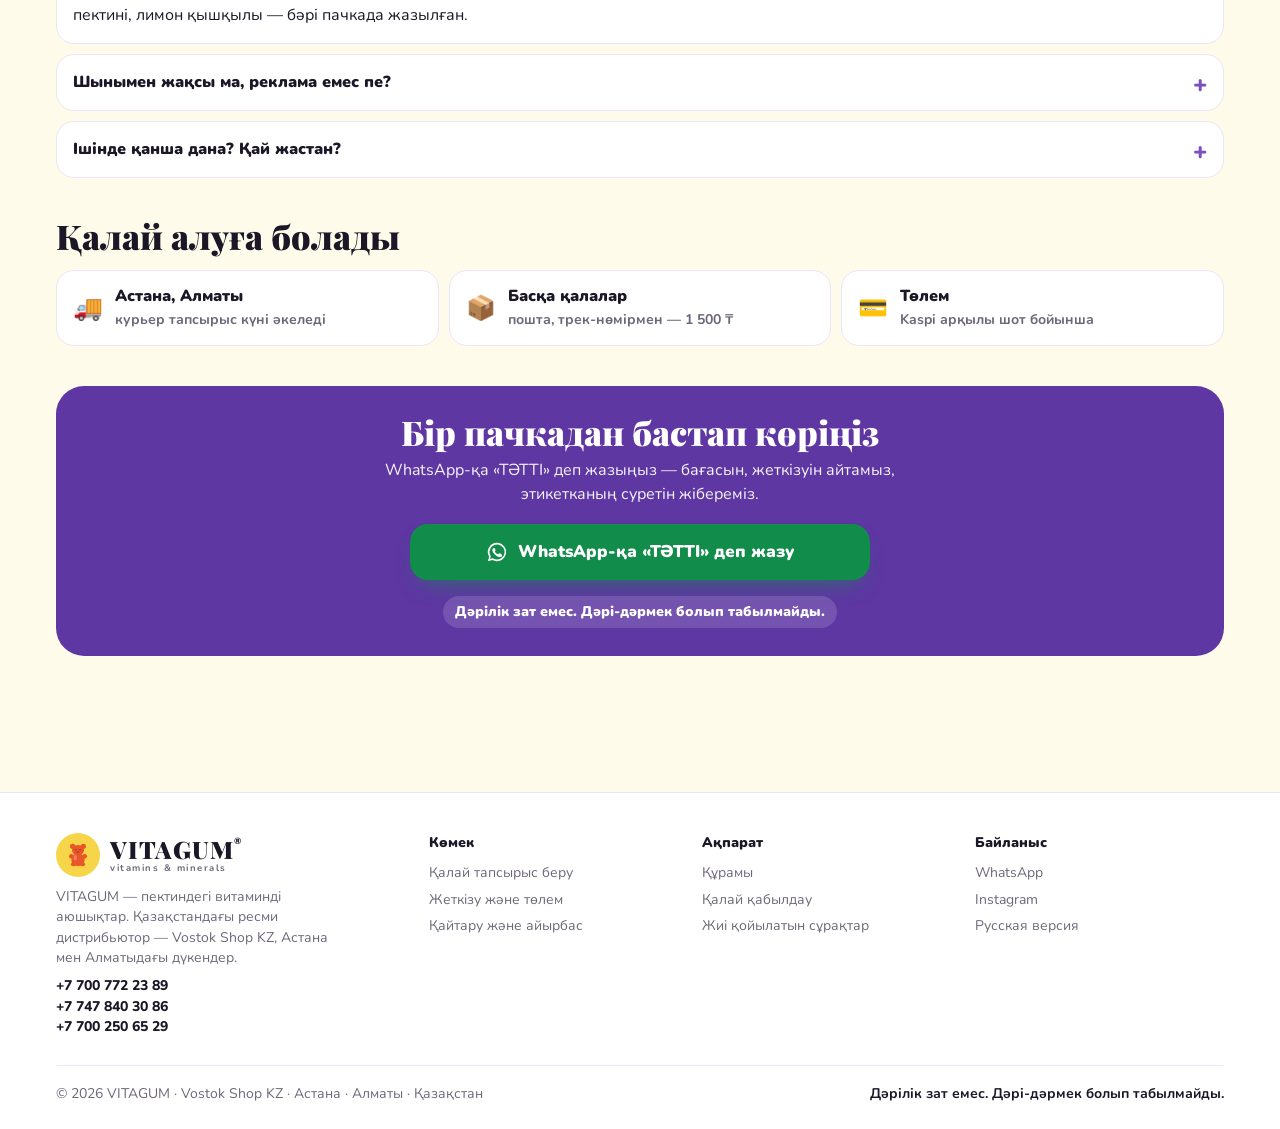
<file: kk/lp-sweet.html>
<!doctype html>
<html lang="kk">
<head>
<meta charset="utf-8">
<meta name="viewport" content="width=device-width, initial-scale=1">
<meta name="robots" content="noindex">
<title>«Апа, кәмпит!» — VITAGUM витаминді мармелады</title>
<meta name="description" content="Бала дүкенде үнемі тәтті сұрай ма? Жаман тәттілердің орнына — пектиндегі халал витаминді мармелад. Пачка анада, аюшықты өзі береді.">
<link rel="preconnect" href="https://fonts.googleapis.com">
<link href="https://fonts.googleapis.com/css2?family=Nunito:wght@400;600;800;900&family=Playfair+Display:wght@800;900&display=swap" rel="stylesheet">
<link rel="stylesheet" href="../assets/styles.css">
<style>
.lp{padding-bottom:96px}
.lp-hero{margin:16px 0 8px;border-radius:28px;background:radial-gradient(circle at 92% 8%,color-mix(in srgb,var(--accent) 70%,transparent) 0 22%,transparent 23%),linear-gradient(165deg,#fff 0%,var(--cream) 60%,color-mix(in srgb,var(--accent) 35%,var(--cream)) 100%);border:1px solid var(--line);padding:24px 18px;display:grid;gap:14px;overflow:hidden}
.eyebrow{display:inline-block;font-weight:900;font-size:12px;letter-spacing:1.2px;text-transform:uppercase;color:var(--brand-dark)}
.lp-hero h1{font-family:'Playfair Display',Georgia,serif;font-size:clamp(28px,7.6vw,50px);line-height:1.08;font-weight:900;margin:8px 0 12px;overflow-wrap:break-word}
.lp-hero .sub{font-size:17px;max-width:560px}
.lp-art{display:flex;justify-content:center;align-items:flex-end;gap:2px}
.lp-art svg{width:64px;height:auto;filter:drop-shadow(0 10px 14px rgba(0,0,0,.15));animation:bob 3s ease-in-out infinite}
.lp-art svg:nth-child(2){animation-delay:.3s;width:76px}.lp-art svg:nth-child(3){animation-delay:.6s;width:76px}.lp-art svg:nth-child(4){animation-delay:.9s}
.cta-wa{display:flex;align-items:center;justify-content:center;gap:10px;background:#128c4a;color:#fff;font-weight:900;font-size:17px;padding:15px 18px;border-radius:18px;min-height:56px;box-shadow:0 12px 24px -14px rgba(18,140,74,.9);text-align:center;margin-top:16px}
.cta-wa svg{width:22px;height:22px;flex:none}
.cta-wa:hover{background:#0e7a3f}
.hint{font-size:13px;color:var(--muted);margin-top:6px;text-align:center}
.buy{background:#fff;border:1px solid var(--line);border-radius:20px;padding:14px;margin-top:12px}
.buy-top{display:flex;justify-content:space-between;align-items:baseline;gap:10px;flex-wrap:wrap}
.buy-top b{font-weight:900}
.buy .price{font-size:20px}
.buy .price small{display:inline;margin-left:4px}
.sw-row{display:flex;gap:12px;align-items:center;flex-wrap:wrap;margin-top:10px}
.sw-row button{width:44px;height:44px;border-radius:50%;border:3px solid #fff;box-shadow:0 0 0 1.5px var(--line)}
.sw-row button[aria-pressed=true]{box-shadow:0 0 0 3px var(--ink)}
.fname{font-weight:800;font-size:14px;color:var(--muted)}
.cta-cart{display:block;width:100%;margin-top:12px;background:var(--brand);color:#fff;font-weight:900;padding:13px;border-radius:16px;min-height:50px}
.cta-cart:hover{background:var(--brand-dark)}
.chips-mini{display:flex;flex-wrap:wrap;gap:6px;margin-top:14px}
.chips-mini span{background:#fff;border:1px solid var(--line);border-radius:99px;padding:6px 10px;font-weight:800;font-size:12.5px}
.chips-mini span:last-child{background:var(--ink);color:#fff;border-color:var(--ink)}
.lp-sec{margin:40px 0}
.lp-sec h2{font-family:'Playfair Display',Georgia,serif;font-size:clamp(24px,6vw,34px);font-weight:900;margin-bottom:14px;line-height:1.1}
.pains{display:grid;gap:12px}
.pain{background:#fff;border:1px solid var(--line);border-radius:20px;padding:16px}
.pain p{margin:0}
.pain .lbl{display:inline-block;font-size:11px;font-weight:900;letter-spacing:1px;text-transform:uppercase;border-radius:99px;padding:3px 8px;margin-bottom:6px}
.pain .was .lbl{background:var(--line);color:var(--muted)}
.pain .was p{color:var(--muted);font-weight:700}
.pain .now{margin-top:12px;padding-top:12px;border-top:1px dashed var(--line)}
.pain .now .lbl{background:var(--accent);color:var(--ink)}
.pain .now p{font-weight:800}
.facts{display:grid;gap:10px;background:#fff;border:1px solid var(--line);border-radius:20px;padding:16px}
.facts div{display:grid;gap:2px;padding-bottom:10px;border-bottom:1px solid var(--line)}
.facts div:last-child{border-bottom:0;padding-bottom:0}
.facts dt{font-size:13px;color:var(--muted);font-weight:800}
.facts dd{font-weight:800}
.faq details{background:#fff;border:1px solid var(--line);border-radius:18px;margin-bottom:10px}
.faq summary{cursor:pointer;list-style:none;padding:16px 44px 16px 16px;font-weight:900;position:relative;min-height:48px}
.faq summary::-webkit-details-marker{display:none}
.faq summary::after{content:'+';position:absolute;right:16px;top:12px;font-size:24px;color:var(--brand)}
.faq details[open] summary::after{content:'−'}
.faq details p{padding:0 16px 16px;color:var(--ink)}
.how{display:grid;gap:10px}
.how div{background:#fff;border:1px solid var(--line);border-radius:18px;padding:14px 16px;display:flex;gap:12px;align-items:center}
.how .ic{font-size:24px;flex:none}
.how b{display:block;font-weight:900}
.how span{color:var(--muted);font-weight:700;font-size:14px}
.final{background:var(--brand-dark);color:#fff;border-radius:28px;padding:28px 20px;text-align:center}
.final h2{color:#fff;margin-bottom:8px}
.final p{opacity:.95;max-width:520px;margin:0 auto}
.final .cta-wa{max-width:460px;margin:18px auto 0}
.final .legal-line{margin-top:16px;font-weight:900;font-size:14px;background:rgba(255,255,255,.14);display:inline-block;padding:6px 12px;border-radius:99px}
@media (min-width:760px){
  .lp-hero{grid-template-columns:1.2fr .8fr;align-items:center;padding:40px 36px;gap:28px}
  .lp-art{order:2}.lp-art svg{width:96px}.lp-art svg:nth-child(2),.lp-art svg:nth-child(3){width:112px}
  .pains,.how{grid-template-columns:repeat(3,1fr)}
  .facts{grid-template-columns:1fr 1fr;column-gap:24px}
  .facts div:nth-last-child(2){border-bottom:0}
  .hero-cta{max-width:460px}
}
@media (max-width:900px){
  .ask-fab{left:16px;right:16px;justify-content:center;padding:14px 16px;font-size:16px;background:#128c4a}
}
@media (min-width:901px){.ask-fab{background:#128c4a}}
@media (max-width:759px){.lp-art{margin:-4px 0 -6px}}
</style>
</head>
<body>
<div id="vg-header" data-active="lp"></div>

<main class="wrap lp" data-seg="sweet">
  <section class="lp-hero" aria-labelledby="lpTitle">
    <div class="lp-art"><svg viewBox="0 0 60 70" aria-hidden="true"><use href="#bear" fill="#d93a3a"/></svg><svg viewBox="0 0 60 70" aria-hidden="true"><use href="#bear" fill="#4b3f9e"/></svg><svg viewBox="0 0 60 70" aria-hidden="true"><use href="#bear" fill="#3a3a3a"/></svg><svg viewBox="0 0 60 70" aria-hidden="true"><use href="#bear" fill="#c45aa8"/></svg></div>
    <div>
      <span class="eyebrow">Тәттіқұмар балалардың аналарына</span>
      <h1 id="lpTitle">Дүкенге кірсек болды — «Апа, кәмпит!»</h1>
      <p class="sub">Жаман тәттілердің орнына — ұялмай беретін витаминді мармелад. Пачка менде тұрады, аюшықты өзім беремін.</p>
      <div class="hero-cta">
        <a class="cta-wa wa-dyn" href="#" target="_blank" rel="noopener" data-text="Сәлеметсіз бе! ТӘТТІ
Балам дүкенде үнемі тәтті сұрайды. VITAGUM аюшықтары туралы білгім келеді: бағасы, жеткізу, қай жастан."><svg viewBox="0 0 24 24" fill="currentColor" aria-hidden="true"><path d="M12 2a10 10 0 0 0-8.6 15.1L2 22l5-1.3A10 10 0 1 0 12 2zm0 18.2c-1.5 0-3-.4-4.2-1.2l-.3-.2-3 .8.8-2.9-.2-.3A8.2 8.2 0 1 1 12 20.2zm4.5-6.1c-.2-.1-1.5-.7-1.7-.8-.2-.1-.4-.1-.6.1l-.8 1c-.1.2-.3.2-.5.1a6.7 6.7 0 0 1-3.3-2.9c-.2-.4.3-.4.8-1.3.1-.2 0-.3 0-.4l-.8-1.8c-.2-.5-.4-.4-.6-.4h-.5a1 1 0 0 0-.7.3 3 3 0 0 0-.9 2.2 5.2 5.2 0 0 0 1.1 2.7 11.8 11.8 0 0 0 4.5 4c1.7.7 2.3.8 3.2.6.5-.1 1.5-.6 1.7-1.2.2-.6.2-1.1.2-1.2-.1-.1-.2-.2-.4-.3z"/></svg><span>WhatsApp-қа «ТӘТТІ» деп жазу</span></a>
        <p class="hint">Бағасын, жеткізуін және этикетканың суретін жібереміз</p>
        <div class="buy">
          <div class="buy-top"><b>VITAGUM Organic</b><span class="price" id="lpPrice"></span></div>
          <div class="sw-row" role="group" aria-label="Дәмді таңдау"><span id="lpSw" style="display:contents"></span><span class="fname">Дәмі: <span id="lpFlav"></span></span></div>
          <button class="cta-cart" id="lpAdd" type="button">Себетке салу</button>
        </div>
      </div>
      <div class="chips-mini"><span>Халал</span><span>Пектин, желатинсіз</span><span>4 дәм</span><span>Дәрілік зат емес</span></div>
    </div>
  </section>

  <section class="lp-sec" aria-labelledby="hPain"><h2 id="hPain">Таныс па?</h2><div class="pains"><article class="pain"><div class="was"><span class="lbl">Бұрын</span><p>Кассаның алдында жылау — мен тағы сатып беремін.</p></div><div class="now"><span class="lbl">VITAGUM-мен</span><p>Үйде өз аюшығы күтіп тұр. «Үйге барғанда аюшығыңды беремін» деймін — бітті.</p></div></article><article class="pain"><div class="was"><span class="lbl">Бұрын</span><p>Кәмпиттің құрамын оқып, шошып кетемін.</p></div><div class="now"><span class="lbl">VITAGUM-мен</span><p>VITAGUM құрамы пачкада жазылған: пектин, желатинсіз, халал. Өзім оқып шығамын.</p></div></article><article class="pain"><div class="was"><span class="lbl">Бұрын</span><p>Пачканы тауып алып, бәрін жеп қоя ма деп қорқамын.</p></div><div class="now"><span class="lbl">VITAGUM-мен</span><p>Пачка менде тұрады. Күніне қаншасын беретінімді этикетка бойынша өзім шешемін.</p></div></article></div></section>

  <section class="lp-sec" aria-labelledby="hFacts"><h2 id="hFacts">Аюшықтар туралы қысқаша</h2><dl class="facts"><div><dt>Пачка</dt><dd>150 г · 40 аюшық</dd></div><div><dt>Негізі</dt><dd>цитрус пектині, желатинсіз</dd></div><div><dt>Құрамының негізі</dt><dd>қант, глюкоза шәрбаты, цитрус пектині, лимон қышқылы</dd></div><div><dt>Халал</dt><dd>иә — құжатын WhatsApp-та көрсетеміз</dd></div><div><dt>Дәмі</dt><dd>4 түрлі: анар шырыны, қаражидек, қара зира, эхинацея</dd></div><div><dt>Өндіруші</dt><dd>Soft Vitamin Business, Өзбекстан</dd></div><div><dt>Балаларға</dt><dd>жасы мен порциясы — этикеткада, WhatsApp-та нақтылап береміз</dd></div><div><dt>Маңызды</dt><dd>Дәрілік зат емес. Дәрі-дәрмек болып табылмайды.</dd></div></dl></section>

  <section class="lp-sec faq" aria-labelledby="hFaq"><h2 id="hFaq">Жиі сұрайды</h2><details open><summary>Бұл да конфет қой?</summary><p>Бұл — витаминді мармелад, күнделікті рационның бір бөлігі. Дәрілік зат емес. Құрамының негізін жасырмаймыз: қант, глюкоза шәрбаты, цитрус пектині, лимон қышқылы — бәрі пачкада жазылған.</p></details><details><summary>Шынымен жақсы ма, реклама емес пе?</summary><p>Көндірмейміз — өзіңіз қараңыз. Этикетканың суретін WhatsApp-қа жібереміз. Астана мен Алматыда дүкендер бар, мекенжайын WhatsApp-та айтамыз — келіп, қолыңызға ұстап көріңіз.</p></details><details><summary>Ішінде қанша дана? Қай жастан?</summary><p>Бір пачкада 40 аюшық, 150 г. Жасы мен порциясы этикеткада жазылған — баланың жасын жазсаңыз, WhatsApp-та нақтылап береміз.</p></details></section>

  <section class="lp-sec" aria-labelledby="hHow"><h2 id="hHow">Қалай алуға болады</h2><div class="how"><div><span class="ic" aria-hidden="true">🚚</span><p><b>Астана, Алматы</b><span>курьер тапсырыс күні әкеледі</span></p></div><div><span class="ic" aria-hidden="true">📦</span><p><b>Басқа қалалар</b><span>пошта, трек-нөмірмен — 1 500 ₸</span></p></div><div><span class="ic" aria-hidden="true">💳</span><p><b>Төлем</b><span>Kaspi арқылы шот бойынша</span></p></div></div></section>

  <section class="lp-sec final" aria-labelledby="hFinal">
    <h2 id="hFinal">Бір пачкадан бастап көріңіз</h2>
    <p>WhatsApp-қа «ТӘТТІ» деп жазыңыз — бағасын, жеткізуін айтамыз, этикетканың суретін жібереміз.</p>
    <a class="cta-wa wa-dyn" href="#" target="_blank" rel="noopener" data-text="Сәлеметсіз бе! ТӘТТІ
Балам дүкенде үнемі тәтті сұрайды. VITAGUM аюшықтары туралы білгім келеді: бағасы, жеткізу, қай жастан."><svg viewBox="0 0 24 24" fill="currentColor" aria-hidden="true"><path d="M12 2a10 10 0 0 0-8.6 15.1L2 22l5-1.3A10 10 0 1 0 12 2zm0 18.2c-1.5 0-3-.4-4.2-1.2l-.3-.2-3 .8.8-2.9-.2-.3A8.2 8.2 0 1 1 12 20.2zm4.5-6.1c-.2-.1-1.5-.7-1.7-.8-.2-.1-.4-.1-.6.1l-.8 1c-.1.2-.3.2-.5.1a6.7 6.7 0 0 1-3.3-2.9c-.2-.4.3-.4.8-1.3.1-.2 0-.3 0-.4l-.8-1.8c-.2-.5-.4-.4-.6-.4h-.5a1 1 0 0 0-.7.3 3 3 0 0 0-.9 2.2 5.2 5.2 0 0 0 1.1 2.7 11.8 11.8 0 0 0 4.5 4c1.7.7 2.3.8 3.2.6.5-.1 1.5-.6 1.7-1.2.2-.6.2-1.1.2-1.2-.1-.1-.2-.2-.4-.3z"/></svg><span>WhatsApp-қа «ТӘТТІ» деп жазу</span></a>
    <div class="legal-line">Дәрілік зат емес. Дәрі-дәрмек болып табылмайды.</div>
  </section>
</main>

<div id="vg-footer"></div>
<script src="../assets/data.js"></script>
<script src="../assets/app.js"></script>
<script>
(function(){
  const C = {"wa": "Сәлеметсіз бе! ТӘТТІ\nБалам дүкенде үнемі тәтті сұрайды. VITAGUM аюшықтары туралы білгім келеді: бағасы, жеткізу, қай жастан.", "fab": "«ТӘТТІ» деп жазу", "cart": "Себетке салу", "added": "✓ Себетте", "flav": "Дәмі"};
  const p = VG.prodOf('org'), $ = s => document.querySelector(s);
  let fi = 0;
  $('#lpPrice').innerHTML = (p.price!=null ? VG.fmt(p.price) : VG.t('priceAsk')) + '<small>' + (VG.tp(p,'priceNote')||'') + '</small>';
  function sw(){
    $('#lpSw').innerHTML = p.flavors.map((f,i)=>`<button type="button" data-fi="${i}" style="background:${f[1]}" aria-pressed="${i===fi}" aria-label="${VG.flavName(p,i)}" title="${VG.flavName(p,i)}"></button>`).join('');
    $('#lpFlav').textContent = VG.flavName(p,fi);
  }
  document.addEventListener('click', e=>{
    const b = e.target.closest('[data-fi]'); if(b){ fi = +b.dataset.fi; sw(); $('#lpSw [data-fi="'+fi+'"]').focus(); return; }
    if(e.target.closest('#lpAdd')){ const btn=$('#lpAdd'); VG.add('org', fi); btn.textContent = C.added; setTimeout(()=>btn.textContent=C.cart, 1100); }
  });
  // липкая кнопка: сегментный текст с кодовым словом
  const fab = document.querySelector('.ask-fab');
  if(fab){ fab.dataset.text = C.wa; const s = fab.querySelector('span'); if(s) s.textContent = C.fab; fab.href = VG.waLink(C.wa); }
  sw();
})();
</script>
</body>
</html>
<!-- TODO: цена 2 200 ₸ — со слов блогера, сверить; халал-документ — убедиться, что реальный документ есть до запуска рекламы; адреса магазинов — присылаются в WhatsApp; порция/возраст — по этикетке (liki.uz: «старше 7 лет» vs бриф «от 2 лет»). -->
<!-- KK: перевод проверить носителем языка -->
</file>
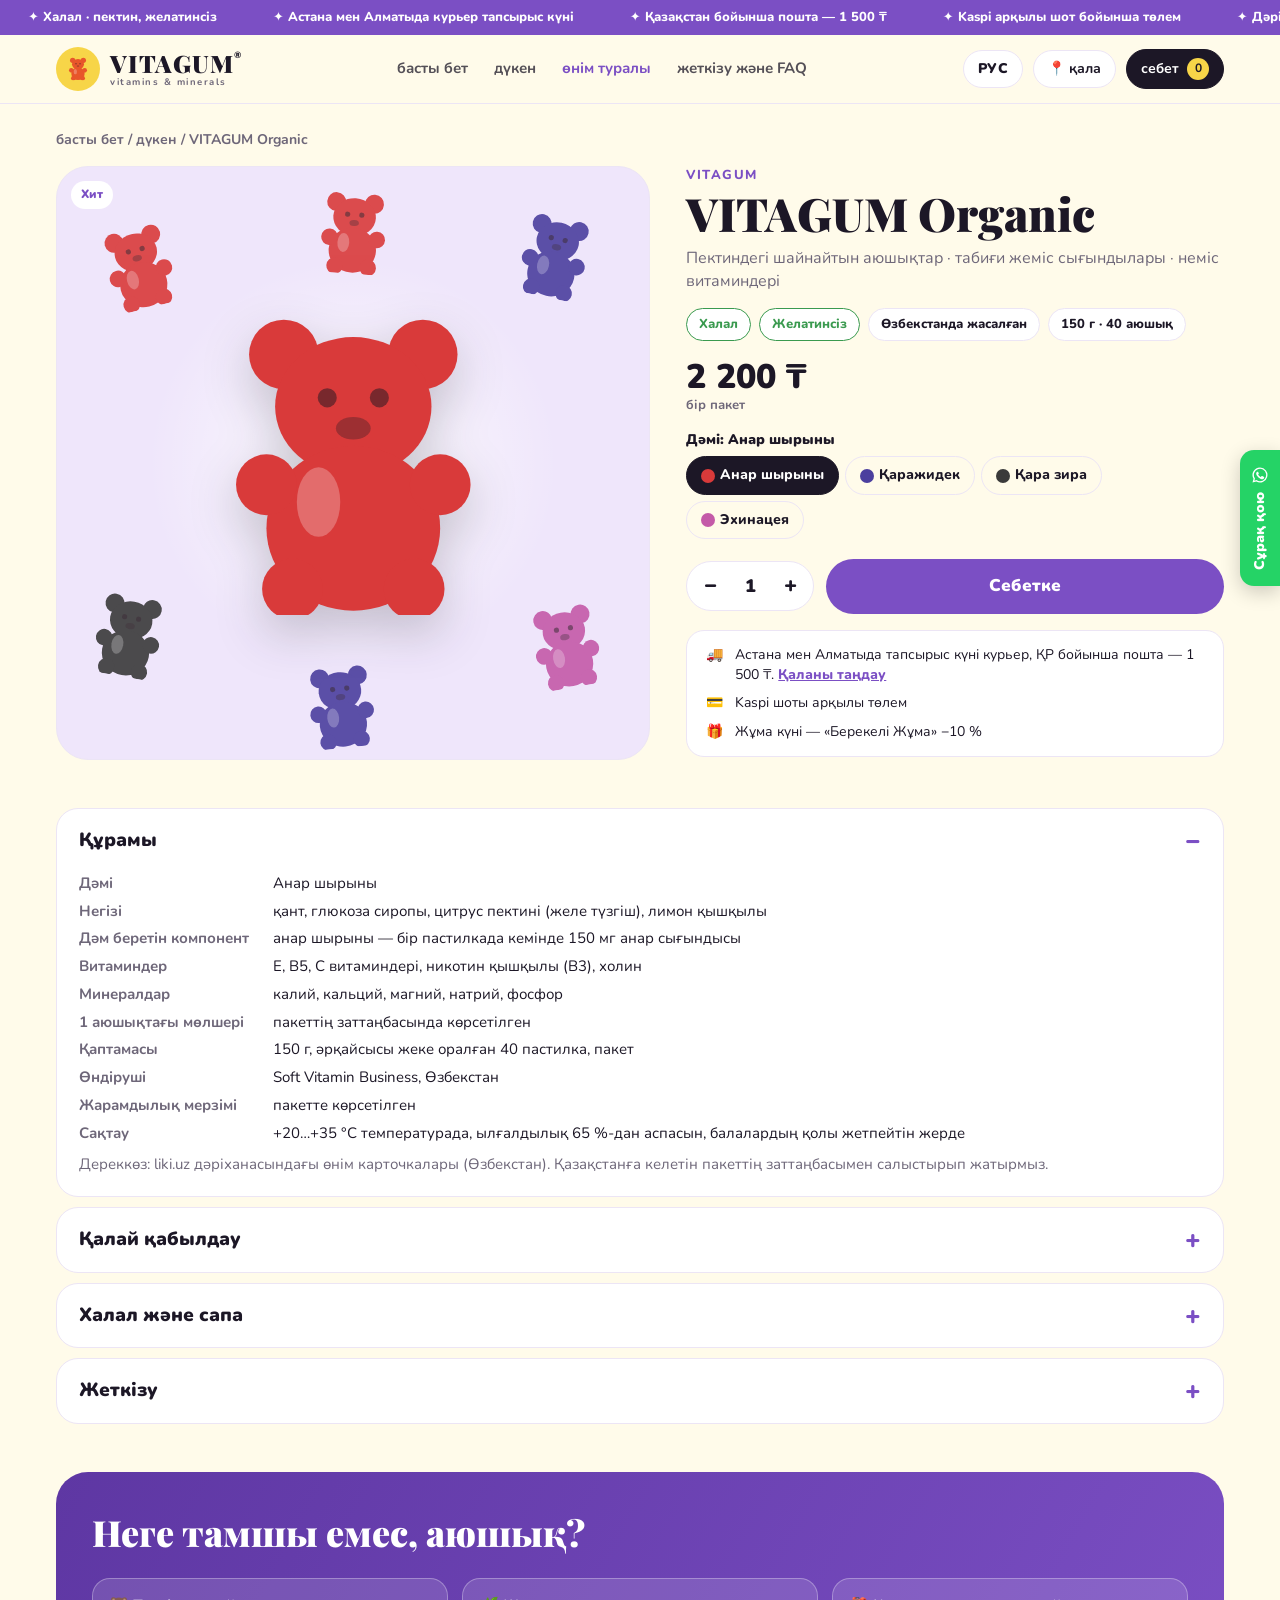
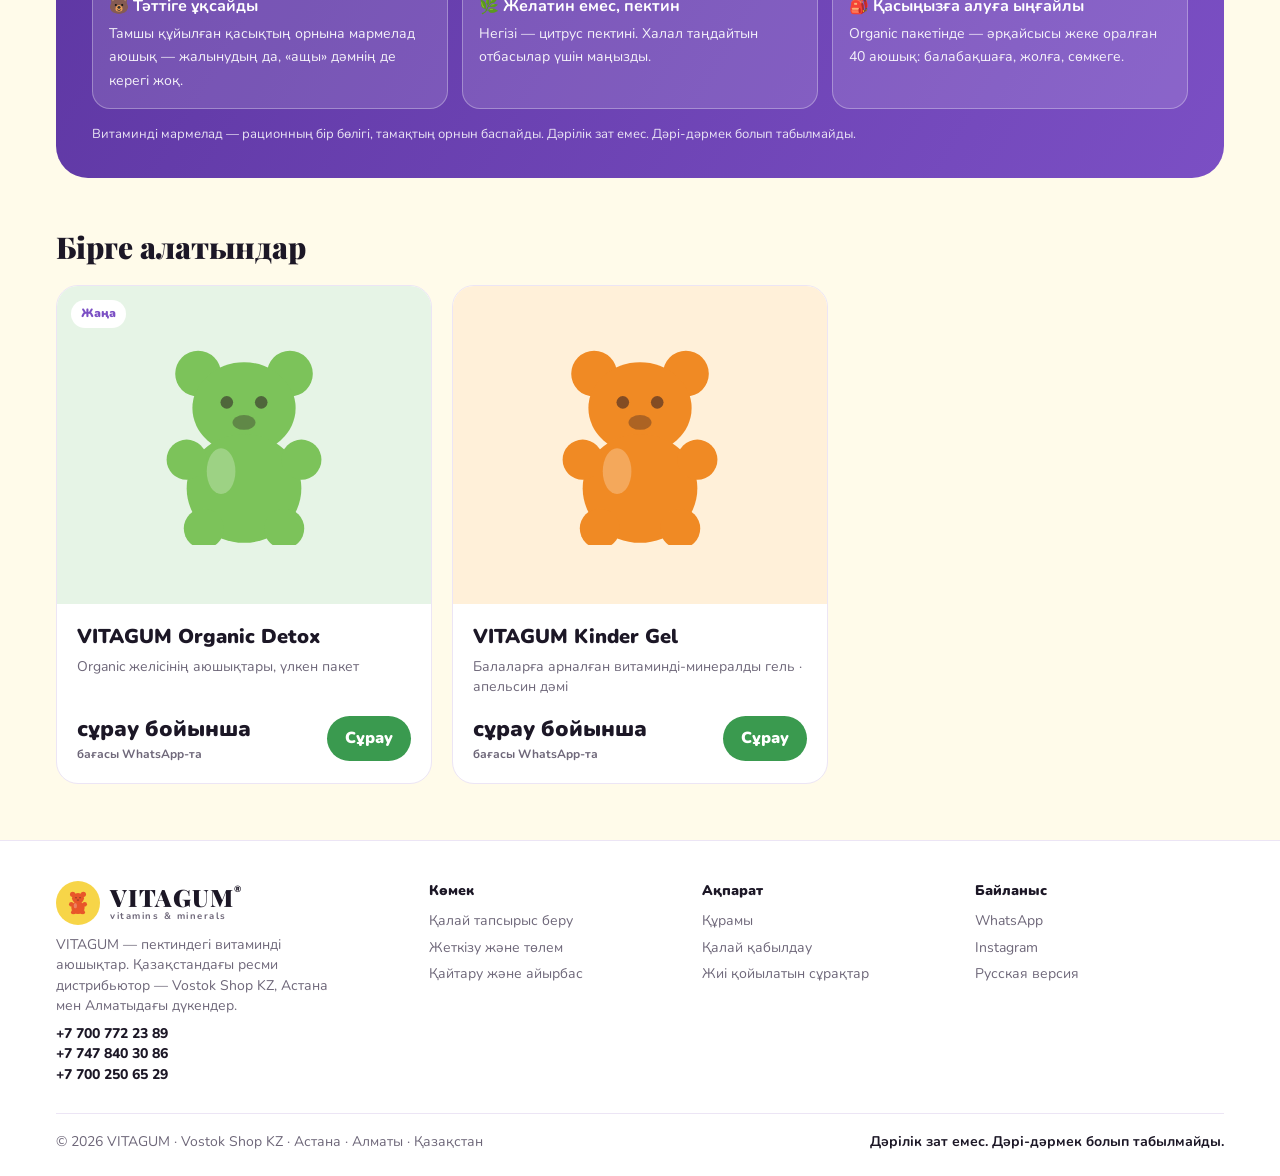
<file: kk/product.html>
<!doctype html>
<html lang="kk">
<head>
<meta charset="utf-8">
<meta name="viewport" content="width=device-width, initial-scale=1">
<title>VITAGUM Organic — витаминді аюшықтар</title>
<meta name="description" content="VITAGUM Organic — пектиндегі шайнайтын аюшықтар, желатинсіз. Құрамы, қалай қабылдау, Қазақстан бойынша жеткізу, Kaspi арқылы төлем.">
<link rel="preconnect" href="https://fonts.googleapis.com">
<link href="https://fonts.googleapis.com/css2?family=Nunito:wght@400;600;800;900&family=Playfair+Display:wght@800;900&display=swap" rel="stylesheet">
<link rel="stylesheet" href="../assets/styles.css">
<style>
  .pcrumbs{margin:26px 0 16px}
  .pd{display:grid;grid-template-columns:1.05fr .95fr;gap:36px;align-items:start}
  .vis{position:relative;border-radius:32px;aspect-ratio:1/1;display:grid;place-items:center;overflow:hidden;border:1px solid var(--line)}
  .vis .big{width:44%;filter:drop-shadow(0 18px 24px rgba(28,23,38,.22));animation:bob 3.4s ease-in-out infinite;position:relative;z-index:1}
  .vis .big svg{width:100%;height:auto;display:block}
  .vis .sm{position:absolute;width:12%;opacity:.9}
  .vis .sm svg{width:100%;height:auto;display:block}
  .vis .tag{z-index:2}
  .vis .glow{position:absolute;width:70%;aspect-ratio:1;border-radius:50%;background:radial-gradient(circle,rgba(255,255,255,.85) 0,rgba(255,255,255,0) 70%)}
  .info h1{font-size:clamp(30px,4.4vw,46px);font-weight:900;line-height:1.05;margin:4px 0 10px}
  .info .cat{font-weight:800;color:var(--brand);font-size:13px;letter-spacing:1.5px;text-transform:uppercase}
  .info .lead{color:var(--muted);font-size:16px}
  .pbadges{display:flex;flex-wrap:wrap;gap:8px;margin:14px 0 18px}
  .pbadges span{background:#fff;border:1.5px solid var(--line);padding:6px 12px;border-radius:99px;font-weight:800;font-size:13px}
  .pbadges span.g{border-color:var(--green);color:var(--green)}
  .bigprice{font-size:34px;font-weight:900;line-height:1.1}
  .bigprice small{display:block;font-size:13px;color:var(--muted);font-weight:700;margin-top:2px}
  .lbl{font-weight:900;font-size:14px;margin:18px 0 6px}
  .flav.lg button{font-size:14px;padding:8px 14px}
  .flav.lg button i{width:14px;height:14px}
  .buy{display:flex;gap:12px;align-items:center;margin-top:20px;flex-wrap:wrap}
  .stepper{display:flex;align-items:center;border:1.5px solid var(--line);border-radius:99px;background:#fff}
  .stepper button{width:46px;height:48px;font-size:22px;font-weight:900}
  .stepper output{min-width:34px;text-align:center;font-weight:900;font-size:18px}
  .buy .add{padding:15px 28px;font-size:17px;flex:1;min-width:180px;text-align:center}
  .dl{margin-top:16px;background:#fff;border:1px solid var(--line);border-radius:18px;padding:14px 16px;display:grid;gap:8px;font-size:14px}
  .dl div{display:flex;gap:10px;align-items:flex-start}
  .dl .ic{flex:none;width:22px;text-align:center}
  .dl button{color:var(--brand);font-weight:800;text-decoration:underline}
  .acc{margin:48px 0 0;display:grid;gap:10px}
  .acc details{background:#fff;border:1px solid var(--line);border-radius:var(--radius);scroll-margin-top:90px}
  .acc summary{cursor:pointer;list-style:none;padding:18px 22px;font-weight:900;font-size:19px;display:flex;justify-content:space-between;align-items:center;gap:10px}
  .acc summary::-webkit-details-marker{display:none}
  .acc summary::after{content:'+';font-size:26px;color:var(--brand);line-height:1}
  .acc details[open] summary::after{content:'−'}
  .acc .ab{padding:0 22px 20px;color:var(--ink);display:grid;gap:10px}
  .acc .ab p,.acc .ab li{font-size:15px}
  .acc .ab ul{padding-left:20px}
  .acc .src{font-size:12px;color:var(--muted)}
  .kv{display:grid;grid-template-columns:minmax(110px,180px) 1fr;gap:6px 14px;font-size:15px}
  .kv dt{color:var(--muted);font-weight:700}
  .why{margin:48px 0;background:linear-gradient(120deg,var(--brand-dark),var(--brand));color:#fff;border-radius:32px;padding:34px 36px}
  .why h2{font-size:clamp(26px,3.4vw,36px);font-weight:900}
  .why .wg{display:grid;grid-template-columns:repeat(3,1fr);gap:14px;margin-top:20px}
  .why .wg div{background:rgba(255,255,255,.13);border:1px solid rgba(255,255,255,.3);border-radius:18px;padding:16px}
  .why .wg b{display:block;font-size:16px;margin-bottom:4px}
  .why .wg span{font-size:14px;opacity:.92}
  .why .note{margin-top:16px;font-size:13px;opacity:.85}
  .rel h2{font-size:30px;font-weight:900;margin-bottom:16px}
  .rel{margin-bottom:56px}
  .sbar{display:none}
  @media (max-width:900px){
    .pd{grid-template-columns:1fr;gap:22px}
    .vis{aspect-ratio:1/.8}
    .why .wg{grid-template-columns:1fr}
    .why{padding:26px 20px}
    .sbar{display:flex;position:fixed;left:0;right:0;bottom:0;z-index:15;background:#fff;border-top:1px solid var(--line);padding:10px 16px calc(10px + env(safe-area-inset-bottom));align-items:center;justify-content:space-between;gap:12px;box-shadow:0 -10px 30px -20px rgba(28,23,38,.4)}
    .sbar .sp{font-weight:900;font-size:19px;line-height:1.1;min-width:0}
    .sbar .sp small{display:block;font-size:12px;color:var(--muted);font-weight:700;white-space:nowrap;overflow:hidden;text-overflow:ellipsis}
    .sbar .add{flex:none;padding:12px 20px}
    body{padding-bottom:78px}
  }
  @media (max-width:560px){
    .kv{grid-template-columns:1fr;gap:2px}
    .kv dd{margin-bottom:8px}
    .acc summary{font-size:17px;padding:16px 18px}
    .acc .ab{padding:0 18px 18px}
    .buy .add{min-width:0}
  }
</style>
</head>
<body>
<div id="vg-header" data-active="product"></div>

<main class="wrap" id="main">
  <nav class="crumbs pcrumbs" aria-label="Навигация жолы"><a href="index.html">басты бет</a> / <a href="shop.html">дүкен</a> / <span id="crName">VITAGUM Organic</span></nav>

  <section class="pd">
    <div class="vis" id="vis" role="img" aria-label="Сурет: мармелад аюшықтар"></div>
    <div class="info">
      <div class="cat" id="pCat"></div>
      <h1 class="serif" id="pName"></h1>
      <p class="lead" id="pDesc"></p>
      <div class="pbadges" id="pBadges"></div>
      <div class="bigprice" id="pPrice"></div>
      <div id="pFlav"></div>
      <div class="buy" id="pBuy"></div>
      <div class="dl" id="pDeliv" aria-live="polite"></div>
    </div>
  </section>

  <section class="acc" aria-label="Өнім туралы толығырақ">
    <details id="composition" open><summary>Құрамы</summary><div class="ab" id="tComp"></div></details>
    <details id="how"><summary>Қалай қабылдау</summary><div class="ab" id="tHow"></div></details>
    <details id="halal"><summary>Халал және сапа</summary><div class="ab" id="tHalal"></div></details>
    <details id="delivery"><summary>Жеткізу</summary><div class="ab" id="tDeliv"></div></details>
  </section>

  <section class="why" aria-labelledby="whyT">
    <h2 class="serif" id="whyT">Неге тамшы емес, аюшық?</h2>
    <div class="wg">
      <div><b>🐻 Тәттіге ұқсайды</b><span>Тамшы құйылған қасықтың орнына мармелад аюшық — жалынудың да, «ащы» дәмнің де керегі жоқ.</span></div>
      <div><b>🌿 Желатин емес, пектин</b><span>Негізі — цитрус пектині. Халал таңдайтын отбасылар үшін маңызды.</span></div>
      <div><b>🎒 Қасыңызға алуға ыңғайлы</b><span>Organic пакетінде — әрқайсысы жеке оралған 40 аюшық: балабақшаға, жолға, сөмкеге.</span></div>
    </div>
    <p class="note">Витаминді мармелад — рационның бір бөлігі, тамақтың орнын баспайды. Дәрілік зат емес. Дәрі-дәрмек болып табылмайды.</p>
  </section>

  <section class="rel" aria-labelledby="relT">
    <h2 class="serif" id="relT">Бірге алатындар</h2>
    <div class="grid" id="relGrid"></div>
  </section>
</main>

<div class="sbar" id="sbar" aria-label="Жылдам сатып алу"></div>

<div id="vg-footer"></div>
<script src="../assets/data.js"></script>
<script src="../assets/app.js"></script>
<script>
(function(){
  const P = VG_PRODUCTS, C = VG_CONFIG, $ = s=>document.querySelector(s);
  const qs = new URLSearchParams(location.search);
  const p = VG.prodOf(qs.get('id')||'org') || VG.prodOf('org');
  let fi = p.flavors ? Math.min(Math.max(parseInt(qs.get('f'),10)||0,0), p.flavors.length-1) : null;
  let qty = 1;
  const canBuy = p.price!=null;
  // в data.js нет maker_kk — название страны переводим на месте
  const maker = (p.maker||'Өзбекстан').replace('Узбекистан','Өзбекстан');

  /* ---- факты с карточек аптеки liki.uz (см. комментарий-источники внизу). Только подтверждённое. ---- */
  const ORG_BASE = 'қант, глюкоза сиропы, цитрус пектині (желе түзгіш), лимон қышқылы';
  const ORG_FLAV = [
    {extra:'анар шырыны — бір пастилкада кемінде 150 мг анар сығындысы',
     vit:'E, B5, C витаминдері, никотин қышқылы (B3), холин', min:'калий, кальций, магний, натрий, фосфор'},
    {extra:'қаражидек сығындысы — бір пастилкада кемінде 15 мг',
     vit:'C, E, B3, B2, B5 витаминдері', min:'калий, фосфор, кальций, магний, натрий'},
    {extra:'қара зира — бір пастилкада кемінде 30 мг',
     vit:'E, C, B1 витаминдері, никотин қышқылы (B3)', min:'калий, кальций, магний, фосфор, натрий'},
    null /* эхинацея — карточку источника не нашли */
  ];

  const ASK = VG.t('priceAsk');
  const priceTxt = x => x.price==null ? ASK : VG.fmt(x.price);
  const priceHTML = () => `${priceTxt(p)}<small>${VG.tp(p,'priceNote')||''}</small>`;
  const flavName = () => p.flavors ? VG.flavName(p, fi) : '';
  const curColor = () => p.flavors ? p.flavors[fi][1] : p.bear;
  const askText = () => `Сәлеметсіз бе! ${p.name}${p.flavors?` — ${flavName()}`:''} қызықтырады`;

  function renderVis(){
    const others = p.flavors ? p.flavors.map(f=>f[1]) : (p.dots||[p.bear]);
    const pos = [[8,10,-14],[78,8,12],[6,72,10],[80,74,-10],[44,4,4],[42,84,-6]];
    $('#vis').style.background = p.bg;
    $('#vis').setAttribute('aria-label', `Сурет: мармелад аюшық${p.flavors?`, «${flavName()}» дәмі`:''}`);
    $('#vis').innerHTML = `${p.tag?`<span class="tag">${VG.tp(p,'tag')}</span>`:''}<span class="glow"></span>
      ${pos.map(([x,y,r],i)=>`<span class="sm" style="left:${x}%;top:${y}%;transform:rotate(${r}deg)">${VG.bear(others[i%others.length])}</span>`).join('')}
      <span class="big">${VG.bear(curColor())}</span>`;
  }

  function renderInfo(){
    document.title = `${p.name}${p.flavors?` — ${flavName()}`:''} — VITAGUM`;
    $('#crName').textContent = p.name;
    $('#pCat').textContent = p.cat;
    $('#pName').textContent = p.name;
    $('#pDesc').textContent = VG.tp(p,'desc');
    const b = ['<span class="g">Халал</span>', ...(p.id==='gel'?[]:['<span class="g">Желатинсіз</span>']),'<span>Өзбекстанда жасалған</span>'];
    if(p.weight) b.push(`<span>${p.weight}${p.pcs?` · ${p.pcs} аюшық`:''}</span>`);
    $('#pBadges').innerHTML = b.join('');
    $('#pPrice').innerHTML = priceHTML();
    $('#pFlav').innerHTML = p.flavors ? `<div class="lbl" id="flLbl">Дәмі: ${flavName()}</div>
      <div class="flav lg" role="group" aria-labelledby="flLbl">${p.flavors.map(([,c],i)=>`<button type="button" class="${i===fi?'on':''}" data-pf="${i}" aria-pressed="${i===fi}"><i style="background:${c}"></i>${VG.flavName(p,i)}</button>`).join('')}</div>` : '';
    $('#pBuy').innerHTML = canBuy
      ? `<div class="stepper" role="group" aria-label="Саны"><button type="button" data-st="-1" aria-label="Азайту">−</button><output id="qv" aria-live="polite">${qty}</output><button type="button" data-st="1" aria-label="Көбейту">+</button></div>
         <button type="button" class="add" id="addBtn" data-buy>Себетке</button>`
      : `<a class="add ask" target="_blank" rel="noopener" href="${VG.waLink(askText())}">WhatsApp-тан сұрау</a>`;
  }

  function delivHTML(){
    const c = VG.city;
    const line = c==='other' ? `Қазақстан бойынша трек-нөмірмен пошта — <b>${VG.fmt(C.postPrice)}</b>`
      : c ? `${VG.cityLabel()} қаласы бойынша курьер — <b>тапсырыс күні</b>`
      : `Астана мен Алматыда тапсырыс күні курьер, ҚР бойынша пошта — ${VG.fmt(C.postPrice)}. <button type="button" data-pickcity>Қаланы таңдау</button>`;
    return `<div><span class="ic">🚚</span><span>${line}</span></div>
      <div><span class="ic">💳</span><span>Kaspi шоты арқылы төлем</span></div>
      <div><span class="ic">🎁</span><span>Жұма күні — «Берекелі Жұма» −10 %</span></div>`;
  }
  function renderDeliv(){ $('#pDeliv').innerHTML = delivHTML(); }

  function renderTabs(){
    const isOrg = p.id==='org', f = isOrg ? ORG_FLAV[fi] : null;
    const src = '<p class="src">Дереккөз: liki.uz дәріханасындағы өнім карточкалары (Өзбекстан). Қазақстанға келетін пакеттің заттаңбасымен салыстырып жатырмыз.</p>';
    const label = 'заттаңбаның суретін WhatsApp-қа жібереміз';
    $('#tComp').innerHTML = isOrg ? `
      <dl class="kv">
        <dt>Дәмі</dt><dd>${flavName()}</dd>
        <dt>Негізі</dt><dd>${ORG_BASE}</dd>
        <dt>Дәм беретін компонент</dt><dd>${f?f.extra:'эхинацея сығындысы — мөлшері заттаңбада көрсетілген'}</dd>
        <dt>Витаминдер</dt><dd>${f?f.vit:`заттаңбада — ${label}`}</dd>
        <dt>Минералдар</dt><dd>${f?f.min:`заттаңбада — ${label}`}</dd>
        <dt>1 аюшықтағы мөлшері</dt><dd>пакеттің заттаңбасында көрсетілген</dd>
        <dt>Қаптамасы</dt><dd>${p.weight||'150 г'}, әрқайсысы жеке оралған ${p.pcs||40} пастилка, пакет</dd>
        <dt>Өндіруші</dt><dd>${maker}</dd>
        <dt>Жарамдылық мерзімі</dt><dd>пакетте көрсетілген</dd>
        <dt>Сақтау</dt><dd>+20…+35 °C температурада, ылғалдылық 65 %-дан аспасын, балалардың қолы жетпейтін жерде</dd>
      </dl>${src}`
      : p.id==='dtx' ? `<p>${VG.tp(p,'desc')}.</p><p>Толық құрамы, витаминдері мен минералдары — ${label}.</p>`
      : `<p>${VG.tp(p,'desc')}.</p><p>Толық құрамы, көлемі мен өндірушісі — ${label}.</p>`;
    $('#tHow').innerHTML = `
      <p>Балаларға — жасы мен мөлшерін пакеттегі заттаңбадан қараңыз, не WhatsApp-та айтамыз: қаптамадағы нұсқаулықтың суретін жібереміз.</p>
      <p>Мөлшерді өзіміз тағайындамаймыз. Заттаңбада жазылған мөлшерден асырмаңыз; күмәніңіз болса — балалар дәрігерімен ақылдасыңыз.</p>
      <p><a href="#" class="wa-dyn" target="_blank" rel="noopener" data-text="Сәлеметсіз бе! ${p.name} қай жастан және қанша мөлшерде беріледі?" style="color:var(--brand);font-weight:800">WhatsApp-тан сұрау →</a></p>`;
    $('#tHalal').innerHTML = `
      <ul>${p.id==='gel'?'':'<li>Негізі — цитрус пектині, желатинсіз.</li>'}
        <li>Халал — дистрибьютордың мәліметі бойынша; құжаттарын WhatsApp-тан сұрай аласыз.</li>
        <li>Өндіруші — ${maker}; Ташкенттен тікелей жеткізіледі.</li>
        <li>Қазақстандағы ресми дистрибьютор — Vostok Shop KZ, Астана мен Алматыда дүкендері бар.</li></ul>
      <p><b>Дәрілік зат емес.</b> Дәрі-дәрмек болып табылмайды. Витаминді мармелад — рационның бір бөлігі.</p>`;
    $('#tDeliv').innerHTML = `<ul>
      <li>Астана мен Алматы — тапсырыс күні курьер.</li>
      <li>Қазақстанның басқа қалалары — трек-нөмірмен пошта, ${VG.fmt(C.postPrice)}.</li>
      <li>Тапсырысты WhatsApp-та растағаннан кейін Kaspi шоты арқылы төлейсіз.</li>
      <li>Дүкендер мен дәріханаларға көтерме — ${VG.fmt(C.b2bMin)}-ден.</li></ul>
      <p><a href="info.html#delivery" style="color:var(--brand);font-weight:800">Жеткізу және төлем туралы толығырақ →</a></p>`;
  }

  function renderSbar(){
    $('#sbar').innerHTML = `<div class="sp">${p.price==null?ASK:VG.fmt(p.price*qty)}<small>${p.name}${p.flavors?` · ${flavName()}`:''}${canBuy&&qty>1?` · ${qty} дана`:''}</small></div>
      ${canBuy?`<button type="button" class="add" data-buy>Себетке</button>`:`<a class="add ask" target="_blank" rel="noopener" href="${VG.waLink(askText())}">Сұрау</a>`}`;
  }

  function renderRel(){
    // в каталоге только VITAGUM — показываем остальные товары линейки
    const rel = P.filter(x=>x.id!==p.id).slice(0,3);
    $('#relT').textContent = rel.length ? 'Бірге алатындар' : '';
    $('#relGrid').innerHTML = rel.map(r=>`
      <article class="card">
        <a class="ph" href="product.html?id=${r.id}" style="background:${r.bg}" aria-label="${r.name}">
          ${r.tag?`<span class="tag">${VG.tp(r,'tag')}</span>`:''}${VG.bear(r.flavors?r.flavors[0][1]:r.bear)}</a>
        <div class="body"><h3><a href="product.html?id=${r.id}">${r.name}</a></h3><div class="desc">${VG.tp(r,'desc')}</div>
          <div class="row"><div class="price">${priceTxt(r)}<small>${VG.tp(r,'priceNote')||''}</small></div>
          ${r.price==null?`<a class="add ask" target="_blank" rel="noopener" href="${VG.waLink(`Сәлеметсіз бе! ${r.name} қызықтырады`)}">Сұрау</a>`:`<button type="button" class="add" data-radd="${r.id}">Себетке</button>`}</div></div>
      </article>`).join('');
    if(!rel.length) $('.rel').hidden = true;
  }

  function syncUrl(){
    const u = new URL(location.href);
    u.searchParams.set('id', p.id);
    if(p.flavors) u.searchParams.set('f', fi); else u.searchParams.delete('f');
    history.replaceState(null,'',u.pathname+u.search+u.hash);
  }

  function all(){ renderVis(); renderInfo(); renderDeliv(); renderTabs(); renderSbar(); renderRel(); fixWa(); }
  function fixWa(){ document.querySelectorAll('main .wa-dyn').forEach(a=>a.href=VG.waLink(a.dataset.text)); }

  document.addEventListener('click', e=>{
    const t = e.target.closest('[data-pf],[data-st],[data-buy],[data-radd],[data-pickcity]'); if(!t) return;
    if(t.dataset.pf!=null){ fi=+t.dataset.pf; syncUrl(); renderVis(); renderInfo(); renderTabs(); fixWa(); renderSbar(); $(`[data-pf="${fi}"]`).focus(); }
    else if(t.dataset.st){ qty=Math.min(99,Math.max(1,qty+ +t.dataset.st)); $('#qv').textContent=qty; renderSbar(); }
    else if(t.hasAttribute('data-buy')){ for(let i=0;i<qty;i++) VG.add(p.id, fi); VG.openCart(); }
    else if(t.dataset.radd){ VG.add(t.dataset.radd, 0); t.textContent='✓ Қосылды'; setTimeout(()=>t.textContent='Себетке',900); }
    else if(t.hasAttribute('data-pickcity')){ const cb=document.getElementById('cityBtn'); cb&&cb.click(); }
  });

  let lastCity = VG.city;
  VG.onChange(({city})=>{ if(city!==lastCity){ lastCity=city; renderDeliv(); if(!canBuy){renderInfo();renderSbar();} renderRel(); fixWa(); } });

  all(); syncUrl();
  if(location.hash){ const d=document.querySelector(location.hash); if(d&&d.tagName==='DETAILS'){ d.open=true; setTimeout(()=>d.scrollIntoView(),0); } }
  window.addEventListener('hashchange',()=>{ const d=document.querySelector(location.hash); if(d&&d.tagName==='DETAILS') d.open=true; });
})();
</script>
<!--
Источники фактов о товаре (проверено 2026-11-24):
- https://liki.uz/shop/vitagum-organik-poleznyie-vitamishki-pastilki-po-150-g-40-paket-p95803 — 150 г, 40 шт. в инд. обёртке; производитель Soft Vitamin Business, Узбекистан; основа: сахар, сироп глюкозы, цитрусовый пектин, лимонная кислота; хранение +20…+35 °C, влажность ≤65 %.
- https://liki.uz/shop/vitagum-organik-s-granatovyim-sokom-pastilki-po-150-g-40-paket-p95797 — гранатовый сок, ≥150 мг экстракта граната в пастилке; вит. E, B5, C, B3, холин; калий, кальций, магний, натрий, фосфор; взрослым и детям старше 7 лет по 4 пастилки 3 раза в день.
- https://liki.uz/shop/vitagum-organik-s-ekstraktom-cherniki-pastilki-po-150-g-40-paket-p95800 — экстракт черники ≥15 мг в пастилке; вит. C, E, B3, B2, B5; калий, фосфор, кальций, магний, натрий; старше 7 лет, 4 × 3 раза в день.
- https://liki.uz/shop/vitagum-organik-s-chernyim-tminom-pastilki-po-150-g-40-paket-p95785 — чёрный тмин ≥30 мг в пастилке; вит. E, C, B1, B3; калий, кальций, магний, фосфор, натрий; старше 7 лет, 4 × 3 раза в день.
Не найдено в источниках: вкус «Эхинацея», срок годности, сертификат халяль, Kinder Gel и Detox. Противоречие: возраст «от 2 лет» (бриф) vs «старше 7 лет» (liki.uz) — сверить с этикеткой.
Цены liki.uz (в сумах) намеренно не переносились.
-->
<!-- TODO:
- Возраст и порция для РК: бриф «от 2 лет» vs liki.uz «старше 7 лет, по 4 пастилки 3 раза в день» — сверить с этикеткой пачки для Казахстана, тогда можно вывести на сайт.
- Эхинацея: состав (витамины, минералы, количество экстракта) — нет источника.
- Срок годности Organic — нет в источниках.
- Халяль-сертификат: номер, орган — уточнить у дистрибьютора.
- Detox: вес пачки (по фото ~400 г), состав, цена. Kinder Gel: объём, состав, производитель, цена.
- Цена Organic 2 200 ₸ — со слов блогера, сверить.
-->
</body>
</html>

<!-- KK: перевод проверить носителем языка -->
</file>
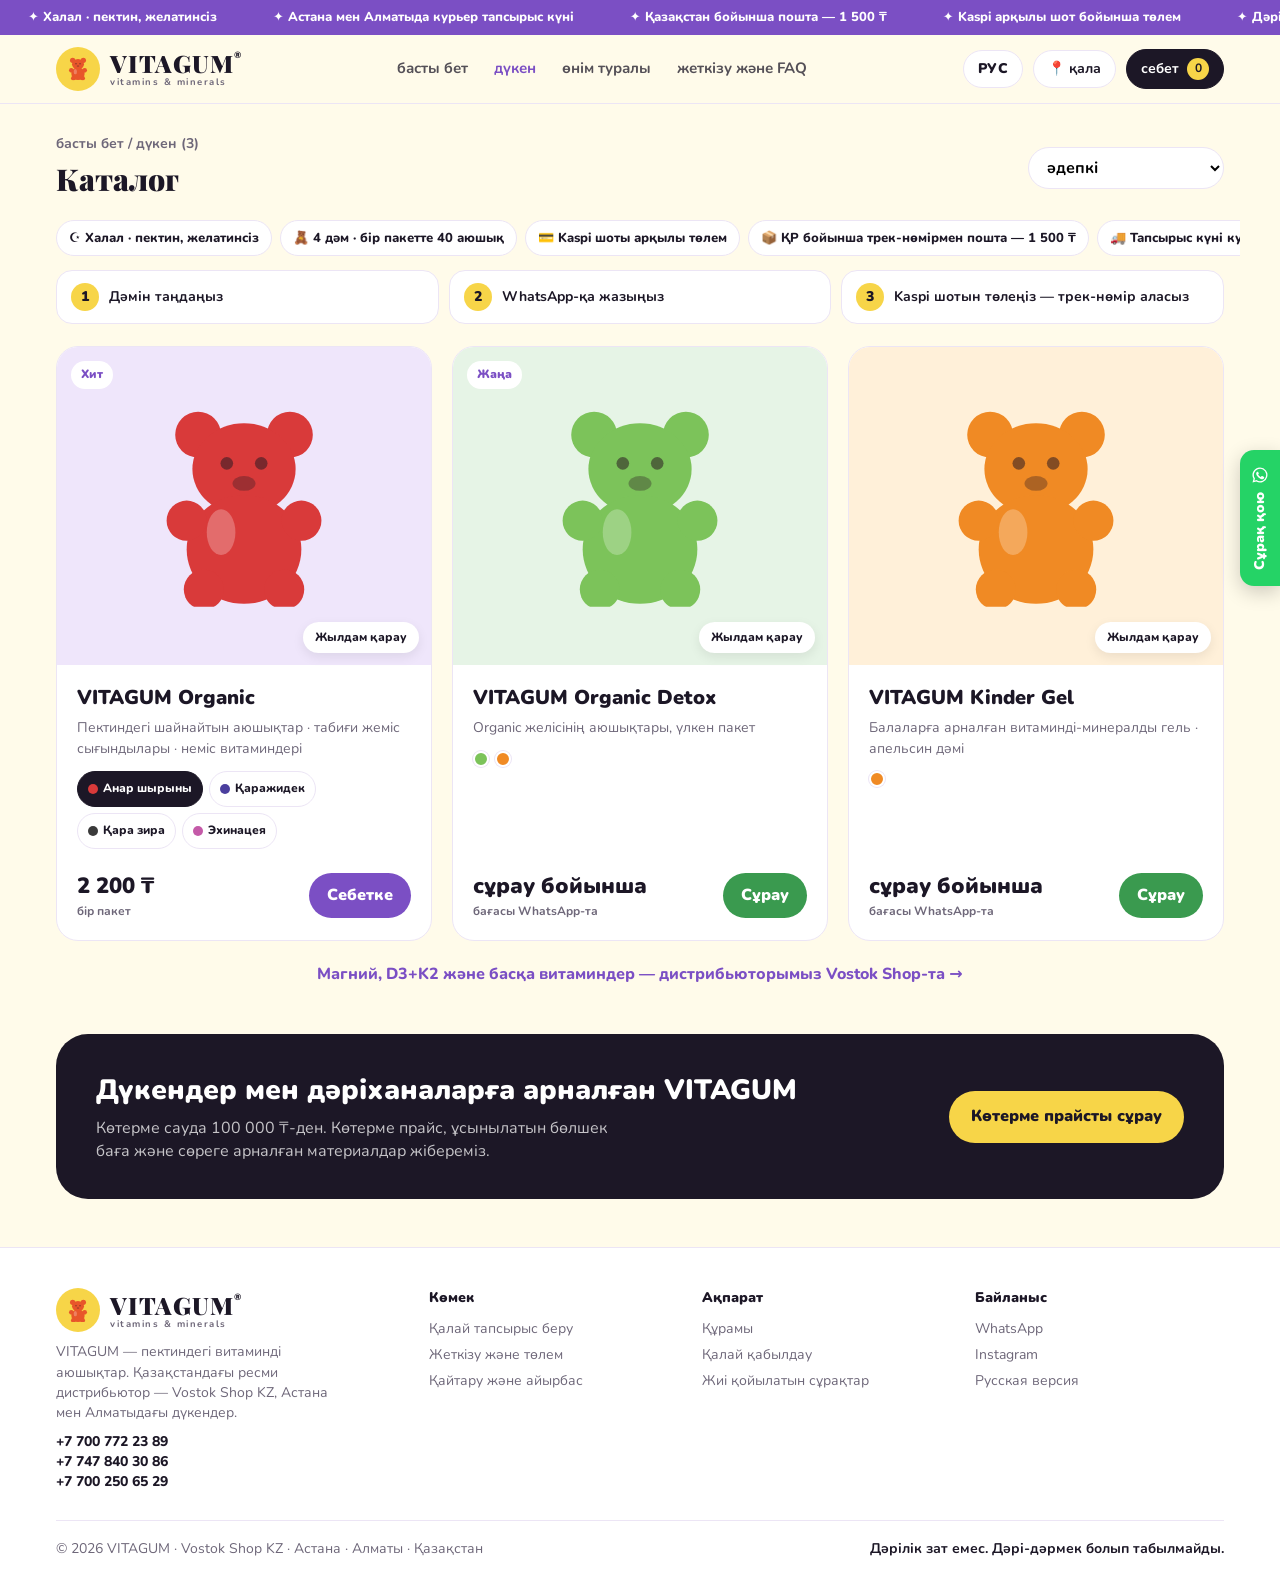
<file: kk/shop.html>
<!doctype html>
<html lang="kk">
<head>
<meta charset="utf-8">
<meta name="viewport" content="width=device-width, initial-scale=1">
<title>Дүкен — VITAGUM</title>
<meta name="description" content="VITAGUM каталогы: Organic, Detox, Kinder Gel витаминді аюшықтары. Халал, желатинсіз. Қазақстан бойынша жеткізу.">
<link rel="preconnect" href="https://fonts.googleapis.com">
<link href="https://fonts.googleapis.com/css2?family=Nunito:wght@400;600;800;900&family=Playfair+Display:wght@800;900&display=swap" rel="stylesheet">
<link rel="stylesheet" href="../assets/styles.css">
<style>
.extra-link{margin:22px 0 0;text-align:center;font-weight:800}.extra-link a{color:var(--brand)}
.trust{display:flex;gap:8px;overflow-x:auto;scrollbar-width:none;margin:0 -16px 14px;padding:0 16px}
.trust::-webkit-scrollbar{display:none}
.trust > span{flex:none;background:#fff;border:1px solid var(--line);border-radius:99px;padding:8px 12px;font-weight:800;font-size:13px}
.steps3{display:grid;grid-template-columns:repeat(3,1fr);gap:10px;margin-bottom:22px}
.steps3 div{background:#fff;border:1px solid var(--line);border-radius:16px;padding:12px 14px;font-weight:700;font-size:14px;display:flex;gap:10px;align-items:center}
.steps3 b{flex:none;width:28px;height:28px;border-radius:50%;background:var(--accent);display:grid;place-items:center;font-weight:900}
.card{opacity:0;transform:translateY(14px);animation:cardUp .5s forwards}
@keyframes cardUp{to{opacity:1;transform:none}}
.ph svg{transition:transform .5s cubic-bezier(.2,.7,.2,1)}
@media (hover:hover){.card:hover .ph svg{transform:rotate(-6deg) scale(1.06)}}
.ph svg.swap{animation:pop .35s}
@keyframes pop{50%{transform:scale(.85)}}
.qv-btn{position:absolute;right:12px;bottom:12px;background:#fff;border-radius:99px;padding:7px 12px;font-weight:800;font-size:12px;box-shadow:0 4px 12px rgba(0,0,0,.08)}
.vcount{display:none;align-items:center;gap:6px;font-size:13px;color:var(--muted);font-weight:700}
.vcount i{width:12px;height:12px;border-radius:50%;display:inline-block;margin-right:-4px;border:2px solid #fff}
.flav button{min-height:36px}
/* быстрый просмотр */
.qv{position:fixed;left:0;right:0;bottom:0;max-height:92dvh;background:#fff;border-radius:24px 24px 0 0;transform:translateY(100%);transition:transform .4s cubic-bezier(.2,.7,.2,1);z-index:55;overflow:auto;overscroll-behavior:contain;visibility:hidden}
.qv.show{transform:none;visibility:visible}
.qv-in{display:grid;grid-template-columns:1fr 1fr;gap:24px;padding:24px}
.qv-art{border-radius:20px;display:grid;place-items:center;aspect-ratio:1;position:relative}
.qv-art svg{width:50%}
.qv h3{font-family:'Playfair Display',Georgia,serif;font-size:28px;font-weight:900}
.qv dl{display:grid;grid-template-columns:auto 1fr;gap:6px 14px;font-size:14px;margin:14px 0}
.qv dt{color:var(--muted)} .qv dd{font-weight:700}
.qv .x{position:absolute;top:12px;right:14px;font-size:28px;width:40px;height:40px;z-index:2}
.qv-bar{position:sticky;bottom:0;display:flex;gap:8px;align-items:center;padding:12px 24px calc(12px + env(safe-area-inset-bottom));background:#fff;border-top:1px solid var(--line)}
.qv-bar .price{margin-right:auto}
.qv-bar .wa2{background:#25d366;color:#fff;font-weight:900;padding:11px 16px;border-radius:99px}
.qv .flav button{min-height:44px;font-size:14px}
@media (min-width:901px){.qv{left:50%;top:50%;bottom:auto;width:min(880px,94vw);border-radius:var(--radius);transform:translate(-50%,-46%);opacity:0;transition:.35s}.qv.show{transform:translate(-50%,-50%);opacity:1}}
@media (max-width:700px){.qv-in{grid-template-columns:1fr;padding:20px 16px}.qv-art{aspect-ratio:16/10}.qv-bar{padding-left:16px;padding-right:16px}}
@media (max-width:700px){.steps3{grid-template-columns:1fr}}
@media (max-width:560px){
  .grid{grid-template-columns:repeat(2,1fr)!important;gap:10px}
  .body{padding:12px}.body h3{font-size:15px}.card .desc{display:none}.price{font-size:17px}
  .row{flex-direction:column;align-items:stretch;gap:8px}.add{text-align:center;min-height:44px;padding:10px}
  .card .flav{display:none}.card .vcount{display:flex}.card .dots{display:none}
  .qv-btn{display:none}
}
</style>
</head>
<body>
<div id="vg-header" data-active="shop"></div>

<main class="wrap">
  <div class="bar">
    <div>
      <div class="crumbs"><a href="index.html">басты бет</a> / дүкен (<span id="cnt">0</span>)</div>
      <h2 class="serif">Каталог</h2>
    </div>
    <div class="tools">
      <div class="chips" id="cats" style="display:none"></div>
      <select id="sort" aria-label="Сұрыптау">
        <option value="def">әдепкі</option>
        <option value="asc">алдымен арзаны</option>
        <option value="desc">алдымен қымбаты</option>
      </select>
    </div>
  </div>
  <div class="trust" aria-label="Неге бізге сенеді">
    <span>☪ Халал · пектин, желатинсіз</span><span>🧸 4 дәм · бір пакетте 40 аюшық</span><span>💳 Kaspi шоты арқылы төлем</span><span>📦 ҚР бойынша трек-нөмірмен пошта — 1 500 ₸</span><span>🚚 Тапсырыс күні курьер: Астана, Алматы</span><span>🏬 Астана мен Алматыда 4 дүкен</span><span>Дәрілік зат емес</span>
  </div>
  <div class="steps3"><div><b>1</b>Дәмін таңдаңыз</div><div><b>2</b>WhatsApp-қа жазыңыз</div><div><b>3</b>Kaspi шотын төлеңіз — трек-нөмір аласыз</div></div>
  <div class="grid" id="grid"></div>
  <p class="extra-link"><a href="#" class="wa-dyn" target="_blank" rel="noopener" data-text="Сәлеметсіз бе! Vostok Shop-тағы басқа витаминдер туралы білгім келеді">Магний, D3+K2 және басқа витаминдер — дистрибьюторымыз Vostok Shop-та →</a></p>
  <section class="b2b" id="b2b" style="margin-top:48px">
    <div><h3>Дүкендер мен дәріханаларға арналған VITAGUM</h3><p>Көтерме сауда 100 000 ₸-ден. Көтерме прайс, ұсынылатын бөлшек баға және сөреге арналған материалдар жібереміз.</p></div>
    <a href="#" class="wa-dyn" target="_blank" rel="noopener" data-text="Сәлеметсіз бе! VITAGUM көтерме бағасы қызықтырады, прайс жіберіңізші.">Көтерме прайсты сұрау</a>
  </section>
</main>

<div id="vg-footer"></div>
<div class="qv" id="qv" role="dialog" aria-modal="true" aria-labelledby="qvTitle"></div>
<script src="../assets/data.js"></script>
<script src="../assets/app.js"></script>
<script>
(function(){
  const P = VG_PRODUCTS, $ = s=>document.querySelector(s);
  let cat='Все', sort='def', flav={};
  function renderCats(){
    const cats=['Все',...new Set(P.map(p=>p.cat))];
    $('#cats').innerHTML=cats.map(c=>`<button class="chip ${c===cat?'on':''}" data-c="${c}" aria-pressed="${c===cat}">${c}</button>`).join('');
  }
  function renderGrid(){
    let list=P.filter(p=>cat==='Все'||p.cat===cat);
    if(sort==='asc') list=[...list].sort((a,b)=>(a.price??Infinity)-(b.price??Infinity));
    if(sort==='desc') list=[...list].sort((a,b)=>(b.price??-1)-(a.price??-1));
    $('#cnt').textContent=list.length;
    $('#grid').innerHTML=list.map((p,idx)=>`
      <article class="card" style="animation-delay:${Math.min(idx,12)*50}ms">
        <div class="ph" style="background:${p.bg}">
          <a href="product.html?id=${p.id}" aria-label="${p.name}" style="position:absolute;inset:0"></a>
          ${p.tag?`<span class="tag">${VG.tp(p,'tag')}</span>`:''}
          ${VG.bear(p.flavors?p.flavors[flav[p.id]||0][1]:p.bear).replace('<svg','<svg data-art="'+p.id+'"')}
          <button class="qv-btn" data-qv="${p.id}">Жылдам қарау</button>
        </div>
        <div class="body">
          <h3><a href="product.html?id=${p.id}">${p.name}</a></h3>
          <div class="desc">${VG.tp(p,'desc')}</div>
          ${p.flavors
            ? `<div class="flav">${p.flavors.map(([n,c],i)=>`<button class="${i===(flav[p.id]||0)?'on':''}" data-fl="${p.id}:${i}" aria-pressed="${i===(flav[p.id]||0)}"><i style="background:${c}"></i>${VG.flavName(p,i)}</button>`).join('')}</div>`
            : `<div class="dots">${p.dots.map(c=>`<i style="background:${c}"></i>`).join('')}</div>`}
          ${p.flavors?`<button class="vcount" data-qv="${p.id}">${p.flavors.map(f=>`<i style="background:${f[1]}"></i>`).join('')}&nbsp;&nbsp;${p.flavors.length} дәм →</button>`:''}
          <div class="row">
            <div class="price">${p.gift?'0 ₸':p.price==null?VG.t('priceAsk'):VG.fmt(p.price)}<small>${VG.tp(p,'priceNote')||''}</small></div>
            ${p.price==null||p.gift
              ? `<a class="add ask" target="_blank" rel="noopener" href="${VG.waLink(p.askText||`Сәлеметсіз бе! ${p.name} қызықтырады`)}">Сұрау</a>`
              : p.flavors ? `<button class="add" data-add="${p.id}" data-qvm="${p.id}">Себетке</button>` : `<button class="add" data-add="${p.id}">Себетке</button>`}
          </div>
        </div>
      </article>`).join('');
  }
  document.addEventListener('click',e=>{
    const t=e.target.closest('[data-add],[data-c],[data-fl],[data-qv],[data-qx]'); if(!t) return;
    if(t.dataset.qv){openQV(t.dataset.qv);return}
    if(t.hasAttribute('data-qx')){VG.close();return}
    if(t.dataset.add&&t.dataset.qvm&&matchMedia('(max-width:560px)').matches){openQV(t.dataset.qvm);return}
    if(t.dataset.fl){const [id,i]=t.dataset.fl.split(':');flav[id]=+i;
      document.querySelectorAll(`[data-fl^="${id}:"]`).forEach(b=>{const on=b.dataset.fl===`${id}:${i}`;b.classList.toggle('on',on);b.setAttribute('aria-pressed',on)});
      const col=VG.prodOf(id).flavors[i][1];
      document.querySelectorAll(`[data-art="${id}"] use`).forEach(u=>u.setAttribute('fill',col));
      document.querySelectorAll(`[data-art="${id}"]`).forEach(sv=>{sv.classList.remove('swap');void sv.offsetWidth;sv.classList.add('swap')});
      if($('#qv').classList.contains('show')) fillQVBar(id);
      return}
    else if(t.dataset.c){cat=t.dataset.c;renderCats();renderGrid()}
    else if(t.dataset.add){VG.add(t.dataset.add,flav[t.dataset.add]);t.textContent='✓ Қосылды';setTimeout(()=>t.textContent='Себетке',900)}
  });
  function plural(n,f){const a=n%10,b=n%100;return n+' '+(a===1&&b!==11?f[0]:a>=2&&a<=4&&(b<10||b>=20)?f[1]:f[2])}
  function deliv(){const c=VG.city;return c==='other'?'трек-нөмірмен пошта, 1 500 ₸':c?`${VG.cityLabel()} қаласы бойынша курьер, тапсырыс күні`:'қаланы таңдаңыз'}
  function qvWaText(p){const f=p.flavors?` — ${VG.flavName(p,flav[p.id]||0)}`:'';return p.askText||`Сәлеметсіз бе! ${p.name}${f} алғым келеді, 1 дана.`}
  function fillQVBar(id){const p=VG.prodOf(id);$('#qvBar').innerHTML=`
      <div class="price">${p.gift?'0 ₸':p.price==null?VG.t('priceAsk'):VG.fmt(p.price)}<small>${VG.tp(p,'priceNote')||''}</small></div>
      ${p.price!=null&&!p.gift?`<button class="add" data-add="${p.id}">Себетке</button>`:''}
      <a class="wa2" target="_blank" rel="noopener" href="${VG.waLink(qvWaText(p))}">WhatsApp</a>`}
  function openQV(id){const p=VG.prodOf(id), fi=flav[id]||0;
    $('#qv').innerHTML=`<button class="x" data-qx aria-label="Жабу">×</button>
      <div class="qv-in">
        <div class="qv-art" style="background:${p.bg}">${VG.bear(p.flavors?p.flavors[fi][1]:p.bear).replace('<svg','<svg data-art="'+p.id+'"')}</div>
        <div>
          <h3 id="qvTitle">${p.name}</h3>
          <p class="desc" style="margin-top:6px">${VG.tp(p,'desc')}</p>
          ${p.flavors?`<div class="flav" style="margin-top:14px">${p.flavors.map(([n,c],i)=>`<button class="${i===fi?'on':''}" data-fl="${p.id}:${i}" aria-pressed="${i===fi}"><i style="background:${c}"></i>${VG.flavName(p,i)}</button>`).join('')}</div>`:''}
          <dl>
            ${p.weight?`<dt>Пакет</dt><dd>${p.weight}${p.pcs?` · ${p.pcs} дана`:''}</dd>`:''}
            ${p.cat==='VitaGum'?'<dt>Балаларға</dt><dd>жасы мен мөлшері — заттаңбада, WhatsApp-та айтамыз</dd><dt>Негізі</dt><dd>пектин, желатинсіз · халал</dd>':''}
            <dt>Жеткізу</dt><dd>${deliv()}</dd>
            <dt>Төлем</dt><dd>Kaspi шоты</dd>
          </dl>
          <a href="product.html?id=${p.id}${p.flavors?'&f='+fi:''}" style="color:var(--brand);font-weight:800">Өнім туралы толығырақ →</a>
          <p style="font-size:12px;color:var(--muted);margin-top:10px">Дәрілік зат емес.</p>
        </div>
      </div>
      <div class="qv-bar" id="qvBar"></div>`;
    fillQVBar(id); VG.open($('#qv'));}
  $('#sort').onchange=e=>{sort=e.target.value;renderGrid()};
  let lastCity=VG.city; VG.onChange(({city})=>{if(city!==lastCity){lastCity=city;renderGrid()}}); // ссылки WhatsApp зависят от города
  renderCats(); renderGrid();
})();
</script>
</body>
</html>

<!-- KK: перевод проверить носителем языка -->
</file>
<file: assets/styles.css>
/* ===== Бренд: поменяйте цвета здесь под фирменный стиль VitaGum ===== */
:root{
  /* по Instagram @vitagum.kz: жёлтый круг логотипа, фиолетовые пачки Organic, чёрный шрифт с засечками */
  --brand:#7b4fc4;      /* фиолетовый (упаковка Organic) */
  --brand-dark:#5e37a3;
  --accent:#f7d548;     /* жёлтый (фон логотипа) */
  --green:#3a9a4f;      /* халяль / органик */
  --cream:#fffbea;
  --ink:#1c1726;
  --muted:#6e6779;
  --line:#ece5f5;
  --card:#ffffff;
  --radius:22px;
}
*{box-sizing:border-box;margin:0;padding:0}
body{font-family:'Nunito',system-ui,sans-serif;background:var(--cream);color:var(--ink);line-height:1.45}
a{color:inherit;text-decoration:none}
button{font:inherit;cursor:pointer;border:0;background:none;color:inherit}
.wrap{max-width:1200px;margin:0 auto;padding:0 16px}

/* бегущая строка */
.marquee{background:var(--brand);color:#fff;font-weight:800;font-size:13px;overflow:hidden;white-space:nowrap}
.marquee div{display:inline-block;padding:8px 0;animation:mq 30s linear infinite}
.marquee span{margin:0 28px}
@keyframes mq{from{transform:translateX(0)}to{transform:translateX(-50%)}}

/* шапка */
header{position:sticky;top:0;z-index:20;background:color-mix(in srgb,var(--cream) 92%,transparent);backdrop-filter:blur(10px);border-bottom:1px solid var(--line)}
.hdr{display:flex;align-items:center;justify-content:space-between;height:68px;gap:16px}
.logo{display:flex;align-items:center;gap:10px}
.logo .mark{width:44px;height:44px;border-radius:50%;background:var(--accent);display:grid;place-items:center;flex:none}
.logo .mark svg{width:20px}
.logo .wm{display:flex;flex-direction:column;line-height:1}
.logo .wm b{font-family:'Playfair Display',Georgia,serif;font-weight:900;font-size:24px;letter-spacing:1px;color:var(--ink)}
.logo .wm b sup{font-size:9px;font-family:Nunito,sans-serif;vertical-align:top}
.logo .wm small{font-size:9.5px;letter-spacing:1.5px;color:var(--muted);font-weight:700;margin-top:2px}
.serif{font-family:'Playfair Display',Georgia,serif}
.flav{display:flex;flex-wrap:wrap;gap:6px;margin:6px 0}
.flav button{font-size:12px;font-weight:800;border:1.5px solid var(--line);border-radius:99px;padding:5px 10px;display:flex;align-items:center;gap:5px}
.flav button i{width:10px;height:10px;border-radius:50%}
.flav button.on{border-color:var(--ink);background:var(--ink);color:#fff}
nav.main{display:flex;gap:26px;font-weight:700;font-size:15px}
nav.main a{opacity:.75} nav.main a.on,nav.main a:hover{opacity:1;color:var(--brand)}
.hdr-r{display:flex;align-items:center;gap:10px}
.pill{border:1.5px solid var(--line);border-radius:99px;padding:8px 14px;font-weight:700;font-size:14px;background:#fff}
.cart-btn{background:var(--ink);color:#fff;border-color:var(--ink);display:flex;gap:8px;align-items:center}
.cart-btn em{font-style:normal;background:var(--accent);color:var(--ink);border-radius:99px;min-width:22px;height:22px;display:grid;place-items:center;font-size:12px}
.burger{display:none}

/* hero */
.hero h1{font-family:'Playfair Display',Georgia,serif}
.hero{margin:28px 0 8px;border-radius:32px;background:radial-gradient(circle at 85% 50%,var(--accent) 0 30%,transparent 31%),linear-gradient(120deg,var(--brand-dark) 0%,var(--brand) 60%,#9c74de 100%);color:#fff;padding:44px 40px;display:grid;grid-template-columns:1.2fr .8fr;gap:20px;align-items:center;overflow:hidden;position:relative}
.hero small{font-weight:800;letter-spacing:2px;text-transform:uppercase;opacity:.9}
.hero h1{font-size:clamp(32px,5vw,54px);line-height:1.02;font-weight:900;margin:10px 0 14px}
.hero p{font-size:17px;max-width:480px;opacity:.95}
.badges{display:flex;flex-wrap:wrap;gap:8px;margin-top:20px}
.badges span{background:rgba(255,255,255,.2);border:1px solid rgba(255,255,255,.4);padding:6px 12px;border-radius:99px;font-weight:800;font-size:13px}
.hero-art{display:flex;justify-content:center;gap:4px}
.hero-art svg{width:110px;height:auto;filter:drop-shadow(0 12px 18px rgba(0,0,0,.18));animation:bob 3s ease-in-out infinite}
.hero-art svg:nth-child(2){animation-delay:.4s;margin-top:30px}
.hero-art svg:nth-child(3){animation-delay:.8s}
@keyframes bob{50%{transform:translateY(-10px) rotate(-3deg)}}

/* хлебные крошки + сортировка */
.bar{display:flex;justify-content:space-between;align-items:center;gap:12px;margin:30px 0 18px;flex-wrap:wrap}
.crumbs{color:var(--muted);font-weight:700;font-size:14px}
.crumbs a:hover{color:var(--brand)}
.bar h2{font-size:30px;font-weight:900;margin-top:4px}
.tools{display:flex;gap:10px;flex-wrap:wrap}
.chips{display:flex;gap:6px;flex-wrap:wrap}
.chip{border:1.5px solid var(--line);background:#fff;border-radius:99px;padding:8px 14px;font-weight:800;font-size:13px}
.chip.on{background:var(--ink);color:#fff;border-color:var(--ink)}
select{font:inherit;font-weight:700;border:1.5px solid var(--line);border-radius:99px;padding:8px 14px;background:#fff}

/* карточки */
.grid{display:grid;grid-template-columns:repeat(3,1fr);gap:20px}
.card{background:var(--card);border-radius:var(--radius);overflow:hidden;border:1px solid var(--line);display:flex;flex-direction:column;transition:transform .2s,box-shadow .2s}
.card:hover{transform:translateY(-4px);box-shadow:0 18px 40px -20px rgba(123,79,196,.4)}
.ph{aspect-ratio:1/.85;display:grid;place-items:center;position:relative}
.ph svg{width:46%}
.tag{position:absolute;top:14px;left:14px;background:#fff;color:var(--brand);font-weight:900;font-size:12px;padding:5px 10px;border-radius:99px}
.tag.g{color:var(--green)}
.body{padding:18px 20px 20px;display:flex;flex-direction:column;gap:6px;flex:1}
.body h3{font-size:20px;font-weight:900}
.desc{color:var(--muted);font-size:14px}
.dots{display:flex;gap:6px;margin:6px 0}
.dots i{width:16px;height:16px;border-radius:50%;border:2px solid #fff;box-shadow:0 0 0 1px var(--line)}
.row{display:flex;justify-content:space-between;align-items:center;margin-top:auto;padding-top:10px}
.price{font-size:22px;font-weight:900}
.price small{font-size:12px;color:var(--muted);font-weight:700;display:block}
.add{background:var(--brand);color:#fff;font-weight:900;padding:11px 18px;border-radius:99px;transition:background .2s}
.add:hover{background:var(--brand-dark)}
.add.ask{background:var(--green)}

/* преимущества */
.feats{display:grid;grid-template-columns:repeat(4,1fr);gap:14px;margin:48px 0}
.feat{background:#fff;border:1px solid var(--line);border-radius:var(--radius);padding:20px}
.feat b{display:block;font-size:17px;font-weight:900;margin:8px 0 4px}
.feat span{color:var(--muted);font-size:14px}
.feat .ic{font-size:26px}

/* опт */
.b2b{background:var(--ink);color:#fff;border-radius:32px;padding:36px 40px;display:flex;justify-content:space-between;align-items:center;gap:20px;flex-wrap:wrap;margin-bottom:48px}
.b2b h3{font-size:28px;font-weight:900}
.b2b p{opacity:.75;max-width:520px;margin-top:6px}
.b2b a{background:var(--accent);color:var(--ink);font-weight:900;padding:14px 22px;border-radius:99px}

/* футер */
footer{background:#fff;border-top:1px solid var(--line);padding:40px 0 24px;font-size:14px}
.fgrid{display:grid;grid-template-columns:1.4fr 1fr 1fr 1fr;gap:24px}
footer h4{font-weight:900;margin-bottom:10px}
footer li{list-style:none;margin:6px 0;color:var(--muted)}
footer li a:hover{color:var(--brand)}
.legal{margin-top:28px;padding-top:18px;border-top:1px solid var(--line);color:var(--muted);display:flex;justify-content:space-between;flex-wrap:wrap;gap:8px}
.legal b{color:var(--ink)}

/* модалка города и корзина */
.ov{position:fixed;inset:0;background:rgba(43,26,36,.45);z-index:40;display:none}
.ov.show{display:block}
.modal{position:fixed;left:50%;top:50%;transform:translate(-50%,-50%);background:#fff;border-radius:28px;padding:30px;width:min(420px,92vw);z-index:50;display:none;text-align:center}
.modal.show{display:block}
.modal h3{font-size:24px;font-weight:900;margin-bottom:6px}
.modal p{color:var(--muted);margin-bottom:18px}
.modal button{display:block;width:100%;margin:8px 0;padding:14px;border-radius:16px;border:1.5px solid var(--line);font-weight:800}
.modal button:hover{border-color:var(--brand);color:var(--brand)}
.drawer{position:fixed;top:0;right:0;height:100%;width:min(420px,100vw);background:#fff;z-index:50;transform:translateX(100%);transition:transform .3s;display:flex;flex-direction:column}
.drawer.show{transform:none}
.dh{display:flex;justify-content:space-between;align-items:center;padding:20px;border-bottom:1px solid var(--line)}
.dh h3{font-size:22px;font-weight:900}
.items{flex:1;overflow:auto;padding:10px 20px}
.it{display:flex;gap:12px;align-items:center;padding:12px 0;border-bottom:1px solid var(--line)}
.it .sw{width:52px;height:52px;border-radius:14px;display:grid;place-items:center;flex:none}
.it .sw svg{width:30px}
.it div{flex:1}
.it b{display:block}
.qty{display:flex;align-items:center;gap:8px;font-weight:800}
.qty button{width:28px;height:28px;border-radius:50%;border:1.5px solid var(--line)}
.empty{text-align:center;color:var(--muted);padding:60px 0}
.df{padding:20px;border-top:1px solid var(--line)}
.df .sum{display:flex;justify-content:space-between;font-weight:900;font-size:20px;margin-bottom:4px}
.df .note{color:var(--muted);font-size:13px;margin-bottom:14px}
.wa{display:block;text-align:center;background:#25d366;color:#fff;font-weight:900;padding:15px;border-radius:16px}
.wa[aria-disabled=true]{opacity:.4;pointer-events:none}

@media (max-width:900px){
  .grid{grid-template-columns:repeat(2,1fr)}
  .feats{grid-template-columns:repeat(2,1fr)}
  .fgrid{grid-template-columns:1fr 1fr}
  .hero{grid-template-columns:1fr;padding:32px 24px}
  .hero-art svg{width:80px}
  nav.main{display:none}
}
@media (max-width:560px){
  .grid{grid-template-columns:1fr}
  .city-btn{display:none}
  .b2b{padding:28px 22px}
}

/* мобильное меню */
@media (max-width:900px){
  .burger{display:block;padding:8px 12px}
  nav.main.open{display:flex;flex-direction:column;gap:0;position:absolute;top:68px;left:0;right:0;background:var(--cream);border-bottom:1px solid var(--line);padding:8px 16px 14px;z-index:30}
  nav.main.open a{padding:12px 0;border-bottom:1px solid var(--line);opacity:1}
}
@media (max-width:560px){ .logo .wm small{display:none} .logo .wm b{font-size:20px} }
:focus-visible{outline:3px solid var(--brand);outline-offset:2px;border-radius:8px}
@media (prefers-reduced-motion:reduce){*{animation:none!important;transition:none!important}}

.todo{display:inline-block;background:#fff3c4;color:#7a5b00;border:1px dashed #e0b400;border-radius:6px;padding:0 6px;font-size:.85em;font-weight:700}

/* ===== v2: доработки по ресёрчу CapRoyal ===== */
body{text-size-adjust:100%;-webkit-text-size-adjust:100%}
button,a{touch-action:manipulation}
body.locked{position:fixed;left:0;right:0;overflow:hidden}
header{transition:transform .25s} header.hide{transform:translateY(-100%)}
/* плавные окна */
.ov{display:block;opacity:0;visibility:hidden;transition:opacity .3s,visibility .3s}
.ov.show{opacity:1;visibility:visible}
.modal{display:block;opacity:0;visibility:hidden;transform:translate(-50%,-46%);transition:opacity .35s,transform .35s,visibility .35s}
.modal.show{opacity:1;visibility:visible;transform:translate(-50%,-50%)}
.modal button{min-height:50px}
.modal button small{display:block;font-weight:600;font-size:12px;color:var(--muted);margin-top:2px}
.modal button:first-of-type{background:var(--brand);color:#fff;border-color:var(--brand)}
.modal button:first-of-type small{color:rgba(255,255,255,.8)}
.drawer{transition:transform .4s cubic-bezier(.2,.7,.2,1);overscroll-behavior:contain}
.items{overscroll-behavior:contain}
.df{padding-bottom:calc(20px + env(safe-area-inset-bottom))}
.wa{display:flex!important;align-items:center;justify-content:center;gap:8px}
.trustline{font-size:12px;color:var(--muted);margin-top:10px;text-align:center}
.rm{width:32px;height:32px;border-radius:50%;color:var(--muted);font-size:20px}
.rm:hover{color:var(--brand);background:var(--line)}
.qty button{width:36px;height:36px}
/* тост */
.toast{position:fixed;left:50%;bottom:calc(24px + env(safe-area-inset-bottom));transform:translate(-50%,30px);background:var(--ink);color:#fff;padding:12px 18px;border-radius:99px;font-weight:800;opacity:0;visibility:hidden;transition:.3s;z-index:90;display:flex;gap:12px;align-items:center;max-width:calc(100vw - 32px);font-size:14px}
.toast.on{opacity:1;visibility:visible;transform:translate(-50%,0)}
.toast button{color:var(--accent);font-weight:900;white-space:nowrap}
.cart-btn em.bump{animation:bump .4s}
@keyframes bump{40%{transform:scale(1.35)}}
/* плавающая кнопка */
.ask-fab{position:fixed;right:16px;bottom:calc(16px + env(safe-area-inset-bottom));z-index:30;background:#25d366;color:#fff;font-weight:900;border-radius:99px;padding:12px 16px;display:flex;gap:8px;align-items:center;box-shadow:0 6px 20px rgba(0,0,0,.2);font-size:14px}
@media (min-width:901px){.ask-fab{top:50%;bottom:auto;right:0;border-radius:14px 0 0 14px;padding:16px 10px;flex-direction:column}.ask-fab span{writing-mode:vertical-rl;transform:rotate(180deg)}}
body.locked .ask-fab{display:none}
@media (max-width:900px){.toast{bottom:calc(84px + env(safe-area-inset-bottom))}}
/* город на мобильном виден */
@media (max-width:560px){
  .city-btn{display:flex!important;padding:8px 10px}
  .city-btn #cityName{max-width:64px;overflow:hidden;text-overflow:ellipsis;white-space:nowrap}
  .marquee{font-size:12px} .hdr{height:56px}
  nav.main.open{top:56px}
  .hdr-r{gap:6px} .cart-btn{padding:8px 10px}
}

.cart-ic{display:none}
@media (max-width:560px){
  .hdr{gap:8px}
  .cart-txt{display:none} .cart-ic{display:inline}
  .logo .mark{width:36px;height:36px} .logo .mark svg{width:16px}
  .logo .wm b{font-size:17px;letter-spacing:.5px}
  .burger{padding:6px 10px}
  .city-btn #cityName{max-width:52px}
  .hdr-r .pill{padding:7px 9px;font-size:13px}
}
@media (max-width:360px){ .logo .wm{display:none} }

/* переключатель языка */
.lang-btn{font-weight:900;letter-spacing:.5px}
@media (max-width:560px){ .lang-btn{padding:7px 8px!important;font-size:12px!important} .city-btn #cityName{max-width:44px} }
@media (max-width:400px){ .logo .wm{display:none} }
</file>
